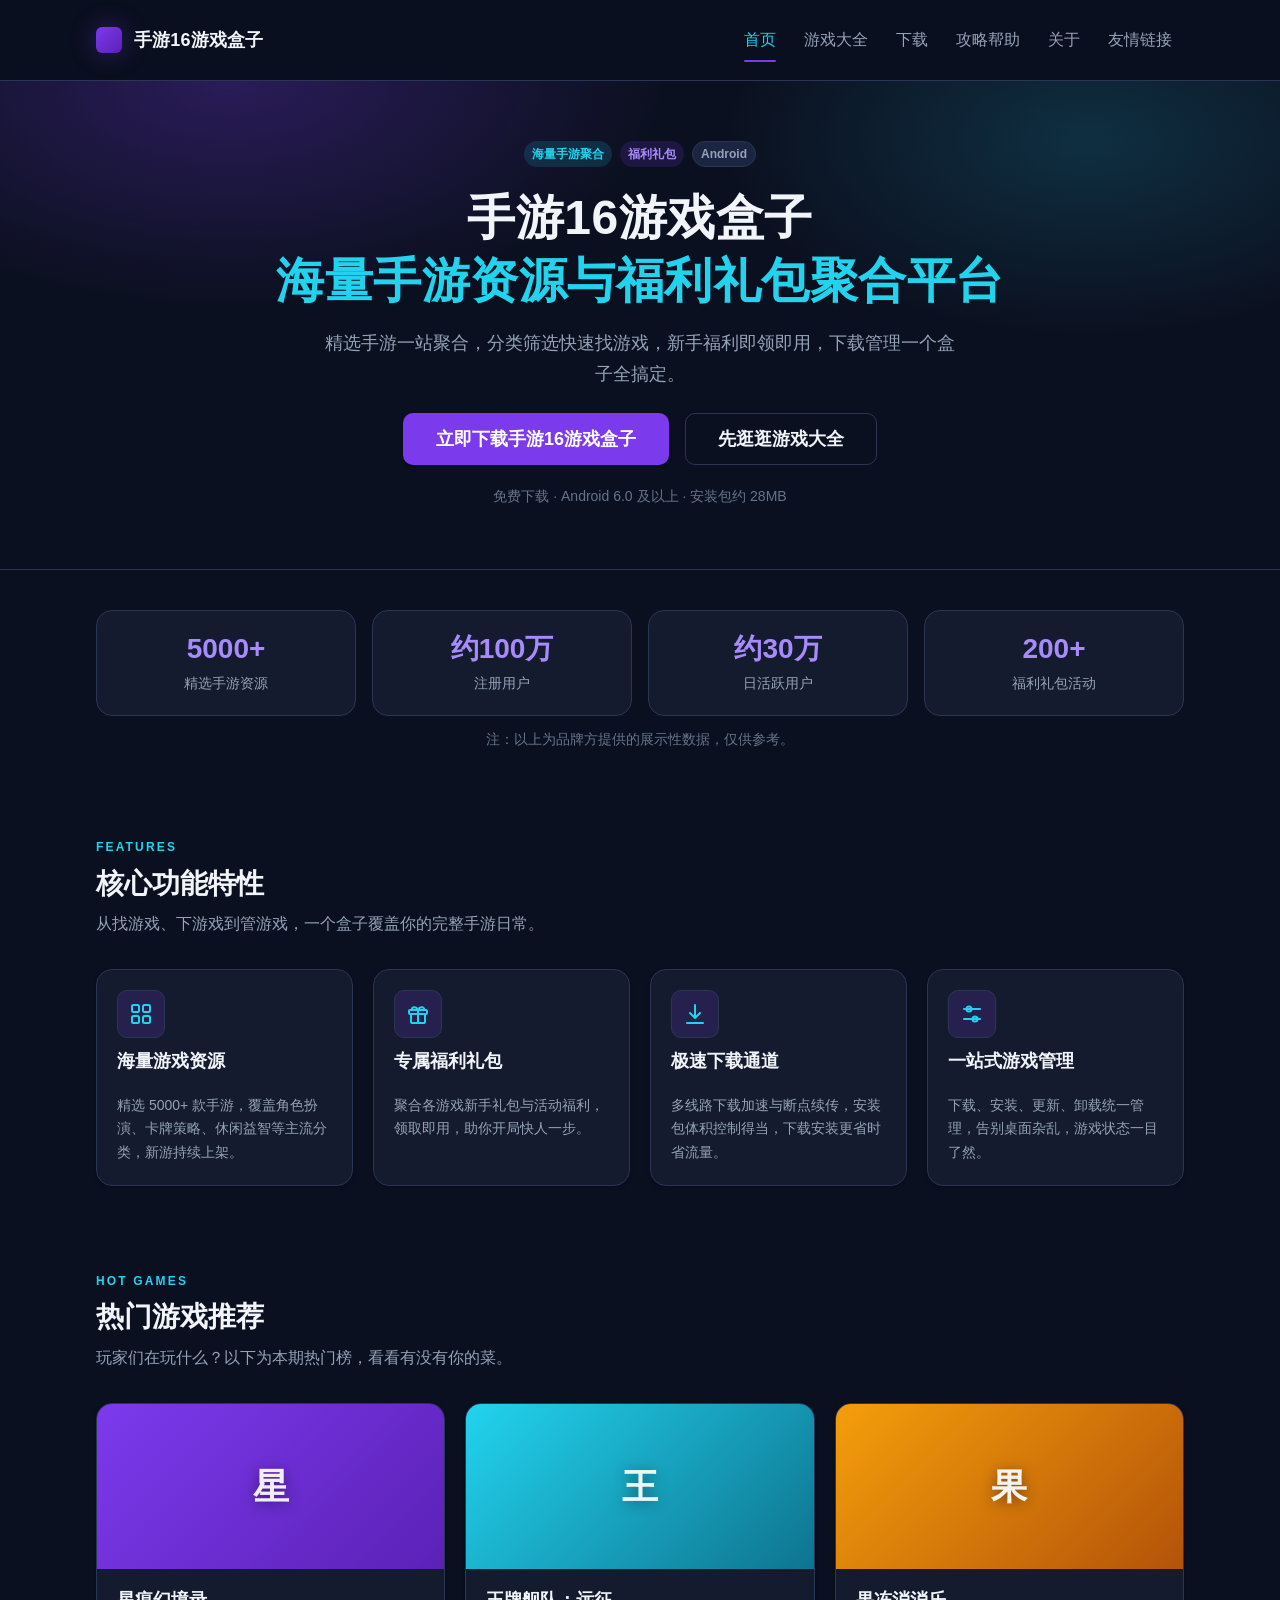
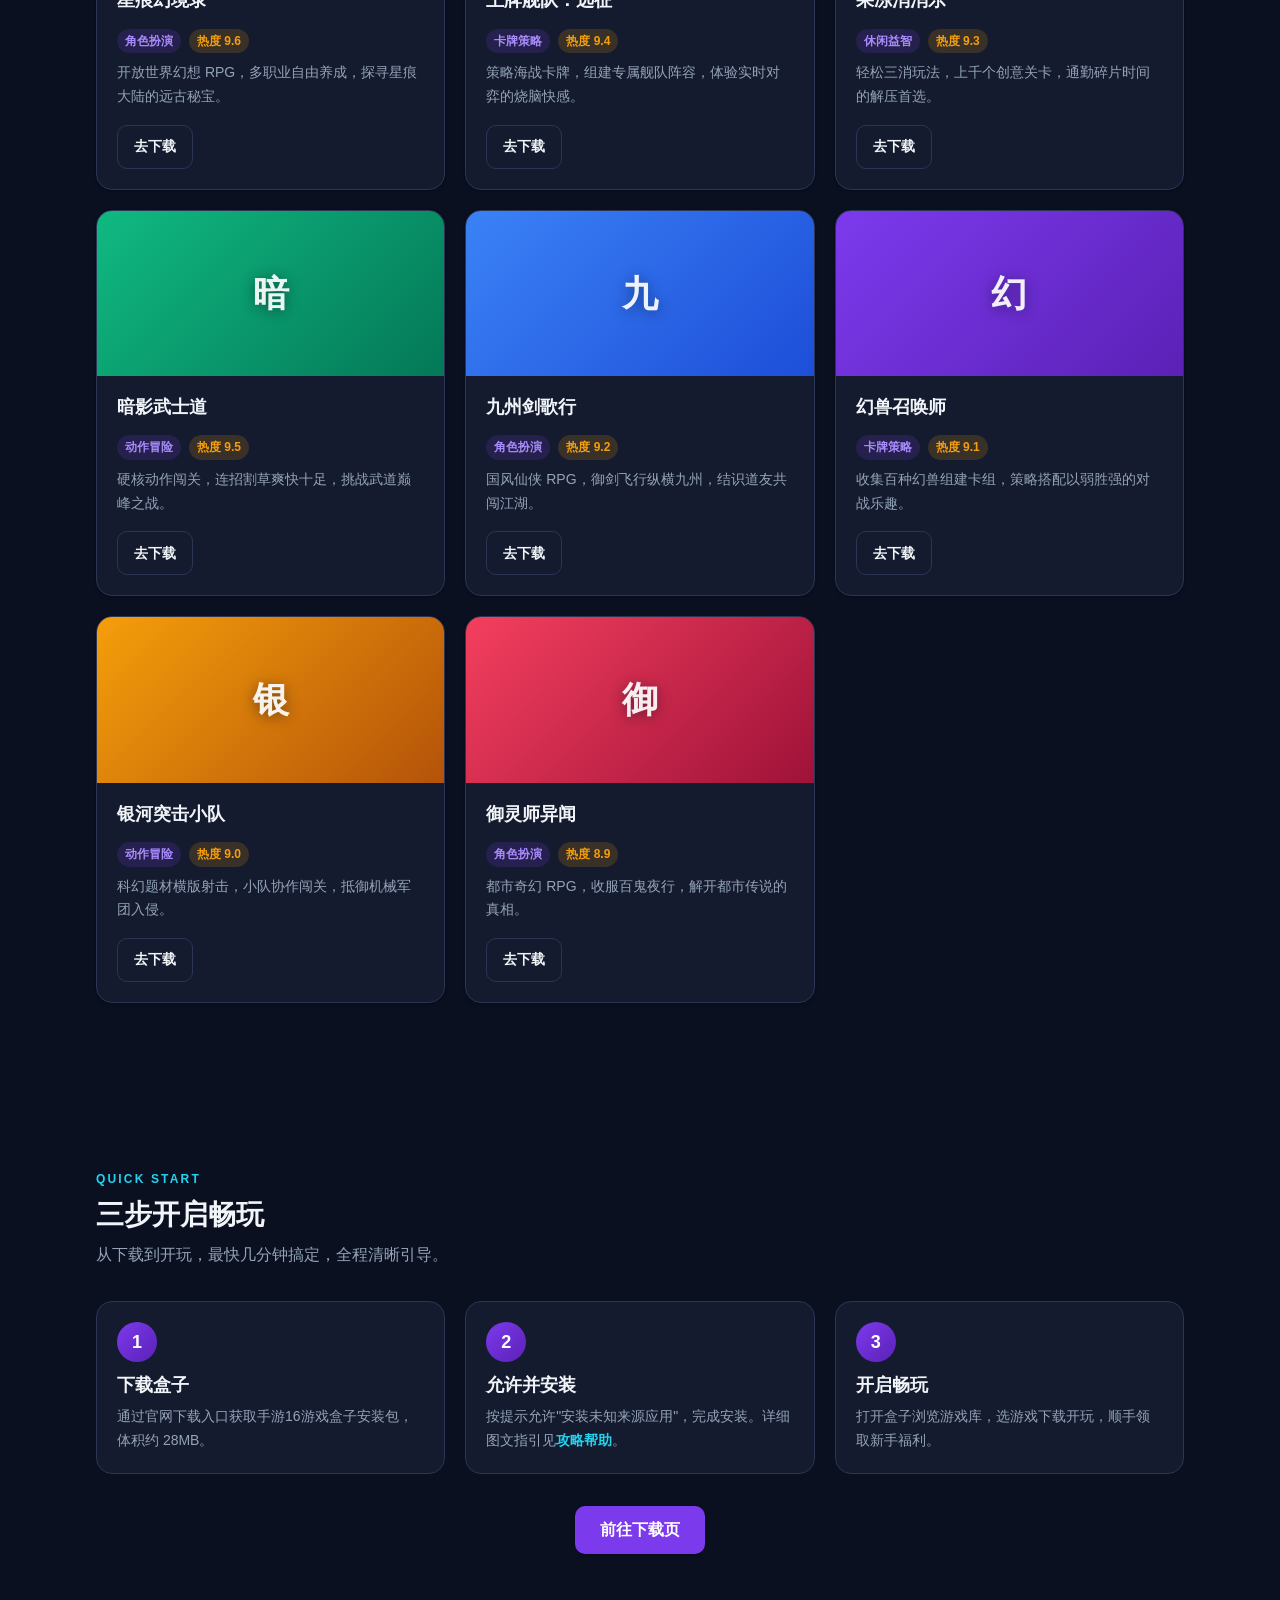
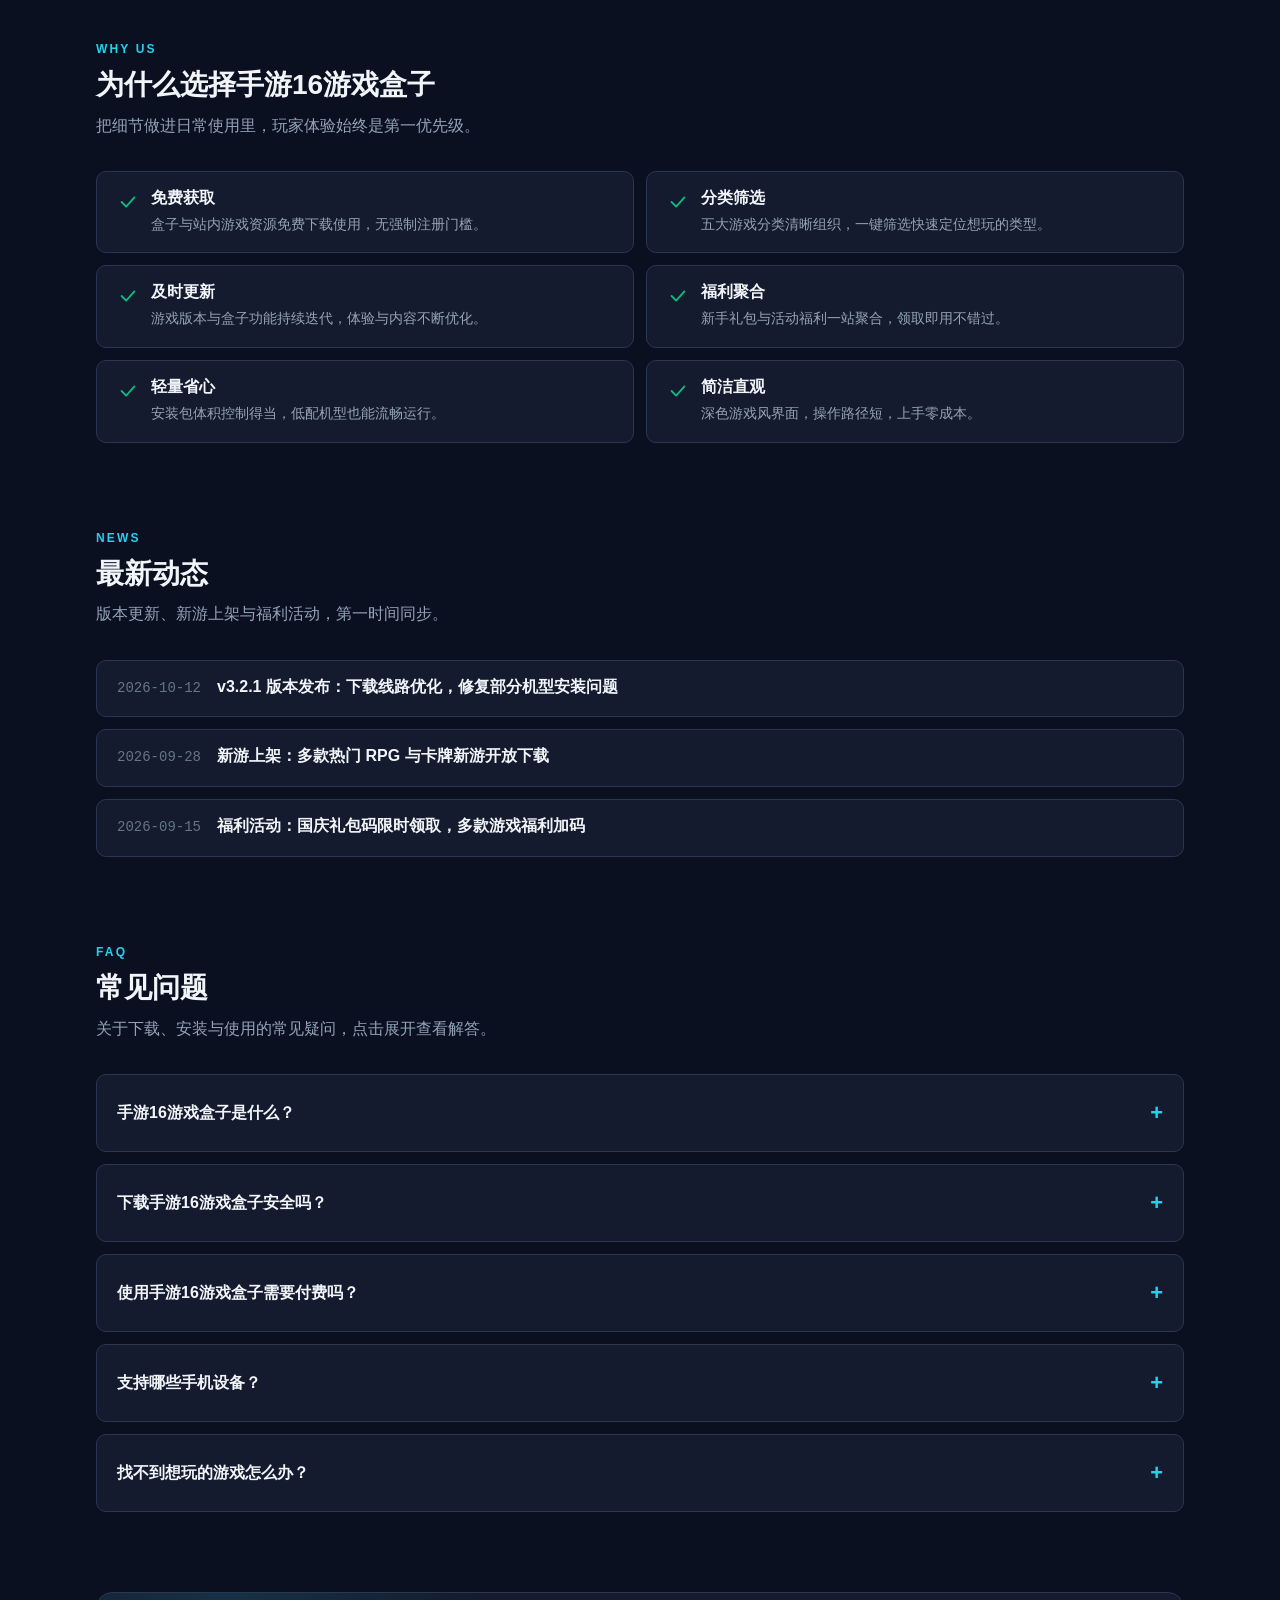
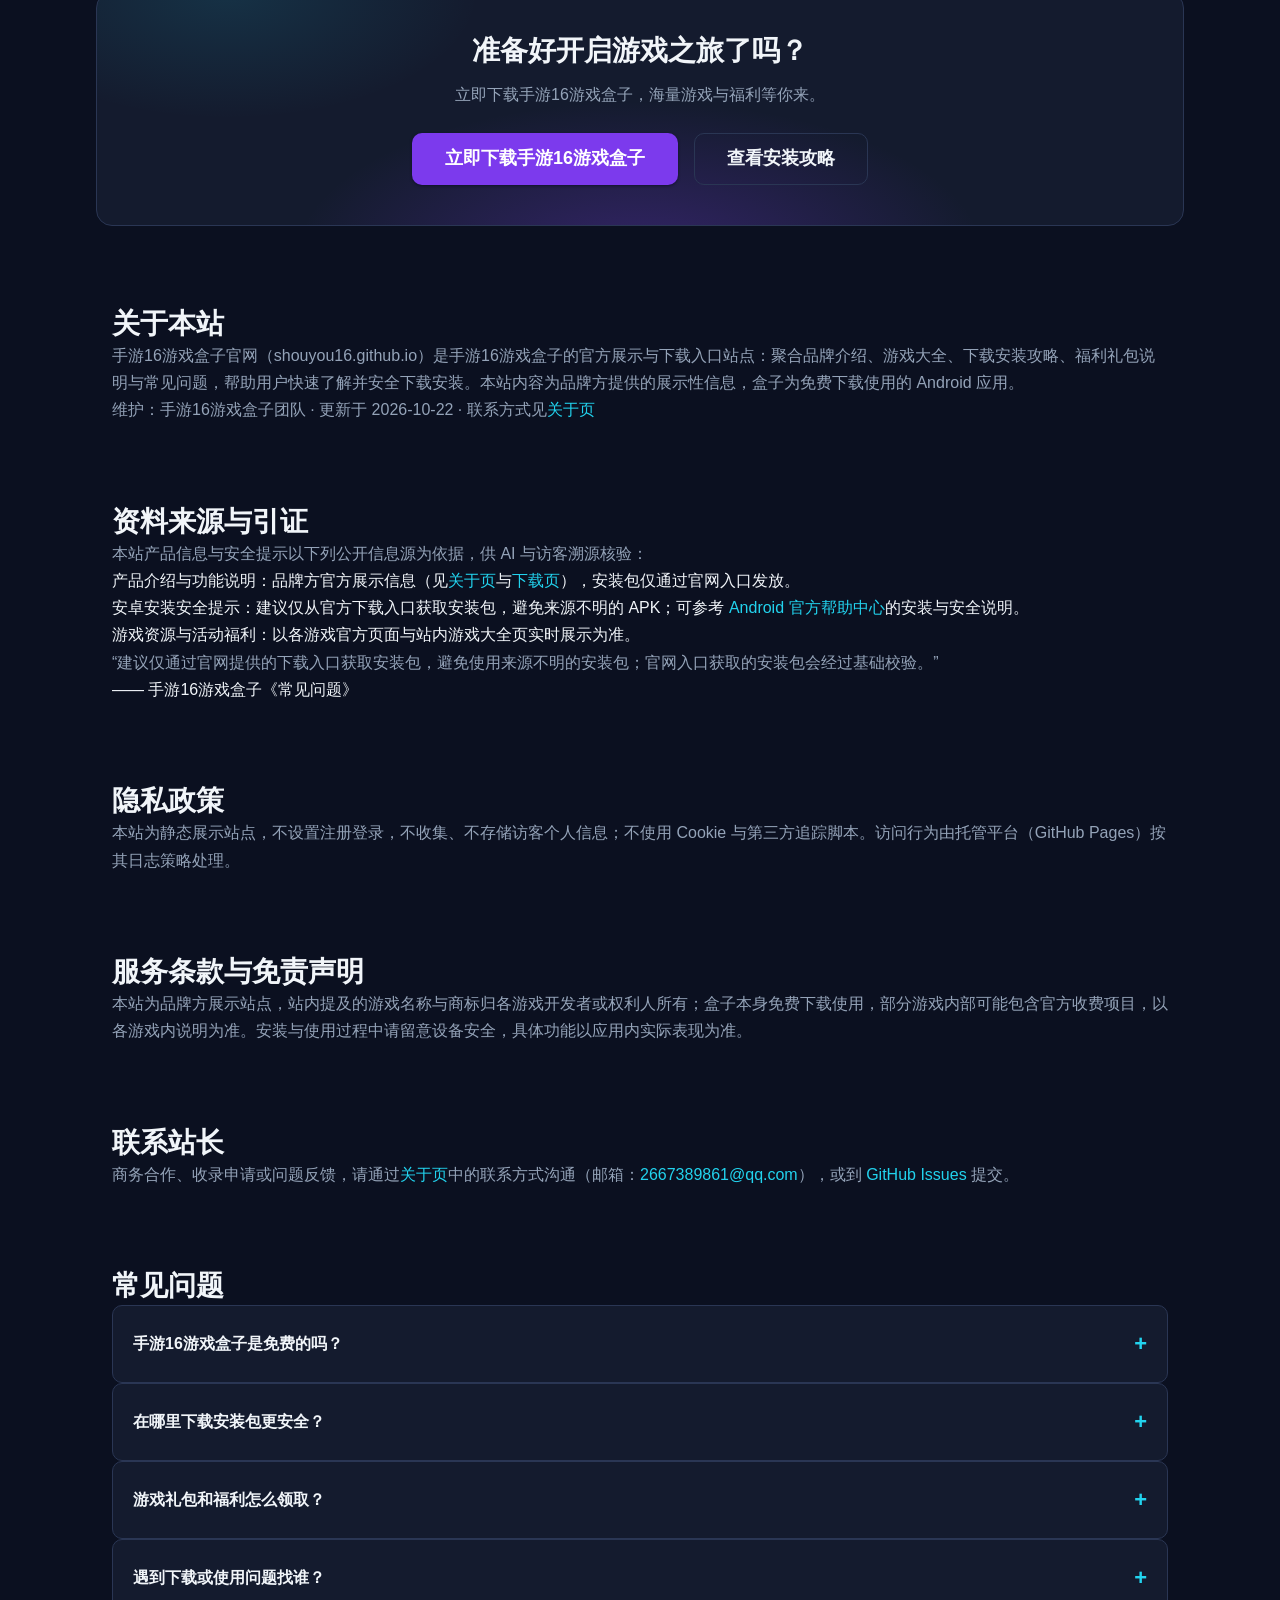
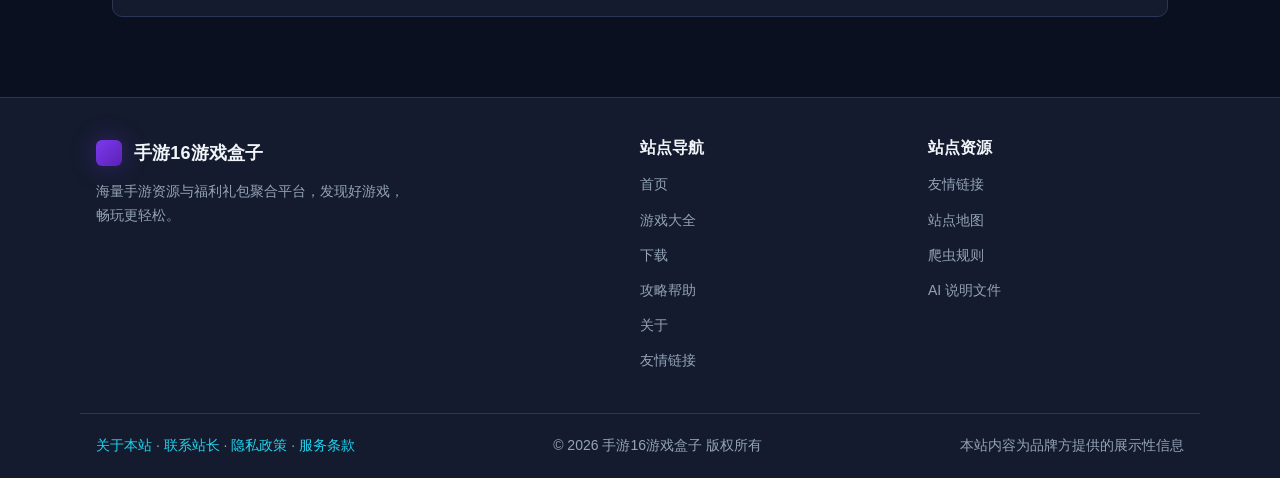
<file: index.html>
<!DOCTYPE html>
<html lang="zh-CN">
<head>
  <meta charset="UTF-8">
  <meta name="viewport" content="width=device-width, initial-scale=1">
  <title>手游16游戏盒子官网 - 海量手游资源聚合与福利礼包领取平台｜Android游戏盒子免费下载</title>
  <meta name="description" content="手游16游戏盒子是一款手游资源聚合类 Android App：聚合海量精选手游、游戏福利与新手礼包，提供极速下载与一站式游戏管理。支持 Android 6.0 及以上，安装包约 28MB，免费下载开玩；官网入口下载更安心，更多资源与礼包请前往游戏大全页浏览，活动福利以各游戏官方说明为准。">
  <meta name="keywords" content="手游16游戏盒子,手游盒子,手游下载,游戏福利,新手礼包,手游聚合平台,手游资源,安卓游戏盒子,手游盒子下载,游戏礼包领取,免费手游下载,热门手游,手游排行榜,安卓游戏,游戏盒子APP,手游礼包码,兑换码,游戏加速,单机手游,小众手游">
  <meta name="robots" content="index, follow">
  <meta name="author" content="手游16游戏盒子">
  <meta name="datePublished" content="2026-10-22">
  <meta name="dateModified" content="2026-10-22">
  <link rel="canonical" href="https://shouyou16.github.io/">
  <meta name="theme-color" content="#0B1020">
  <link rel="icon" type="image/svg+xml" href="favicon.svg">
  <link rel="icon" type="image/png" sizes="32x32" href="favicon-32.png">
  <link rel="icon" type="image/png" sizes="192x192" href="favicon-192.png">
  <link rel="apple-touch-icon" href="apple-touch-icon.png">
  <meta property="og:title" content="手游16游戏盒子官网 - 海量手游资源聚合与福利礼包领取平台｜Android游戏盒子免费下载">
  <meta property="og:description" content="手游16游戏盒子是一款手游资源聚合类 Android App：聚合海量精选手游、游戏福利与新手礼包，提供极速下载与一站式游戏管理。支持 Android 6.0 及以上，安装包约 28MB，免费下载开玩；官网入口下载更安心，更多资源与礼包请前往游戏大全页浏览，活动福利以各游戏官方说明为准。">
  <meta property="og:type" content="website">
  <meta property="og:url" content="https://shouyou16.github.io/">
  <meta property="og:image" content="https://shouyou16.github.io/assets/images/og-image.png">
  <meta property="og:site_name" content="手游16游戏盒子">
  <meta property="og:locale" content="zh_CN">
  <meta name="twitter:card" content="summary_large_image">
  <meta name="twitter:title" content="手游16游戏盒子官网 - 海量手游资源聚合与福利礼包领取平台｜Android游戏盒子免费下载">
  <meta name="twitter:description" content="手游16游戏盒子是一款手游资源聚合类 Android App：聚合海量精选手游、游戏福利与新手礼包，提供极速下载与一站式游戏管理。支持 Android 6.0 及以上，安装包约 28MB，免费下载开玩；官网入口下载更安心，更多资源与礼包请前往游戏大全页浏览，活动福利以各游戏官方说明为准。">
  <meta name="twitter:image" content="https://shouyou16.github.io/assets/images/og-image.png">
  <link rel="stylesheet" href="assets/css/main.css">
  <script src="assets/js/main.js" defer></script>
  <script type="application/ld+json">
  {
    "@context": "https://schema.org",
    "@type": "Organization",
    "@id": "https://shouyou16.github.io/#organization",
    "name": "手游16游戏盒子",
    "alternateName": "手游盒子",
    "url": "https://shouyou16.github.io/",
    "logo": "https://shouyou16.github.io/favicon.svg",
    "sameAs": ["https://github.com/shouyou16"],
    "brand": { "@type": "Brand", "name": "手游16游戏盒子" },
    "contactPoint": {
      "@type": "ContactPoint",
      "contactType": "customer support",
      "email": "2667389861@qq.com"
    }
  }
  </script>
  <script type="application/ld+json">
  {
    "@context": "https://schema.org",
    "@type": "WebSite",
    "@id": "https://shouyou16.github.io/#website",
    "name": "手游16游戏盒子",
    "url": "https://shouyou16.github.io/",
    "description": "手游资源聚合类 Android App：聚合海量精选手游、游戏福利与新手礼包，提供极速下载与一站式游戏管理。",
    "inLanguage": "zh-CN",
    "publisher": { "@id": "https://shouyou16.github.io/#organization" },
    "dateModified": "2026-10-22"
  }
  </script>
  <script type="application/ld+json">
  {
    "@context": "https://schema.org",
    "@type": "WebPage",
    "@id": "https://shouyou16.github.io/#webpage",
    "url": "https://shouyou16.github.io/",
    "name": "手游16游戏盒子官网 - 海量手游资源聚合与福利礼包领取平台",
    "description": "手游16游戏盒子是一款手游资源聚合类 Android App，聚合海量精选手游、游戏福利与新手礼包，提供极速下载与一站式游戏管理。",
    "inLanguage": "zh-CN",
    "isPartOf": { "@id": "https://shouyou16.github.io/#website" },
    "author": { "@id": "https://shouyou16.github.io/#organization" },
    "datePublished": "2026-10-22",
    "dateModified": "2026-10-22"
  }
  </script>
  <script type="application/ld+json">
  {
    "@context": "https://schema.org",
    "@type": "FAQPage",
    "mainEntity": [
      {
        "@type": "Question",
        "name": "手游16游戏盒子是什么？",
        "acceptedAnswer": { "@type": "Answer", "text": "手游16游戏盒子是一款手机游戏聚合类 Android App，聚合海量手游资源、游戏福利与礼包，提供一站式的浏览、下载与管理体验。" }
      },
      {
        "@type": "Question",
        "name": "下载手游16游戏盒子安全吗？",
        "acceptedAnswer": { "@type": "Answer", "text": "建议仅通过官网提供的下载入口获取安装包，避免使用来源不明的安装包；官网入口获取的安装包会经过基础校验。" }
      },
      {
        "@type": "Question",
        "name": "使用手游16游戏盒子需要付费吗？",
        "acceptedAnswer": { "@type": "Answer", "text": "盒子本身免费下载使用，站内游戏资源可免费获取；部分游戏内部可能包含官方收费项目，以各游戏内说明为准。" }
      },
      {
        "@type": "Question",
        "name": "支持哪些手机设备？",
        "acceptedAnswer": { "@type": "Answer", "text": "支持 Android 6.0 及以上系统的智能手机，建议预留约 200MB 可用存储空间以获得完整体验。" }
      },
      {
        "@type": "Question",
        "name": "找不到想玩的游戏怎么办？",
        "acceptedAnswer": { "@type": "Answer", "text": "可在游戏大全页按分类筛选浏览，也可以关注首页最新动态，了解持续上架的新游戏与福利活动。" }
      }
    ]
  }
  </script>
  <script type="application/ld+json">
  {
    "@context": "https://schema.org",
    "@type": "ItemList",
    "name": "热门游戏推荐",
    "itemListElement": [
      { "@type": "ListItem", "position": 1, "name": "星痕幻境录", "url": "https://shouyou16.github.io/games.html#game-01" },
      { "@type": "ListItem", "position": 2, "name": "王牌舰队：远征", "url": "https://shouyou16.github.io/games.html#game-02" },
      { "@type": "ListItem", "position": 3, "name": "果冻消消乐", "url": "https://shouyou16.github.io/games.html#game-03" },
      { "@type": "ListItem", "position": 4, "name": "暗影武士道", "url": "https://shouyou16.github.io/games.html#game-04" },
      { "@type": "ListItem", "position": 5, "name": "九州剑歌行", "url": "https://shouyou16.github.io/games.html#game-06" },
      { "@type": "ListItem", "position": 6, "name": "幻兽召唤师", "url": "https://shouyou16.github.io/games.html#game-07" },
      { "@type": "ListItem", "position": 7, "name": "银河突击小队", "url": "https://shouyou16.github.io/games.html#game-09" },
      { "@type": "ListItem", "position": 8, "name": "御灵师异闻", "url": "https://shouyou16.github.io/games.html#game-11" }
    ]
  }
  </script>
</head>
<body data-page="home">
  <a title="跳到主要内容" class="skip-link" href="#main">跳到主要内容</a>
  <header class="site-header">
    <div class="container header-inner">
      <a title="手游16游戏盒子" class="brand" href="index.html">手游16游戏盒子</a>
      <button class="menu-toggle" type="button" aria-expanded="false" aria-controls="site-nav" aria-label="打开菜单">
        <svg width="24" height="24" viewBox="0 0 24 24" fill="none" stroke="currentColor" stroke-width="2" stroke-linecap="round" aria-hidden="true" focusable="false">
          <line x1="4" y1="7" x2="20" y2="7"></line>
          <line x1="4" y1="12" x2="20" y2="12"></line>
          <line x1="4" y1="17" x2="20" y2="17"></line>
        </svg>
      </button>
      <nav id="site-nav" class="site-nav" aria-label="主导航">
        <a title="首页" class="nav-link" data-nav="home" href="index.html">首页</a>
        <a title="游戏大全" class="nav-link" data-nav="games" href="games.html">游戏大全</a>
        <a title="下载" class="nav-link" data-nav="download" href="download.html">下载</a>
        <a title="攻略帮助" class="nav-link" data-nav="guide" href="guide.html">攻略帮助</a>
        <a title="关于" class="nav-link" data-nav="about" href="about.html">关于</a>
        <a title="友情链接" class="nav-link" data-nav="links" href="links.html">友情链接</a>
      </nav>
    </div>
  </header>

  <main id="main">

    <!-- ① Hero 首屏（FR-HOME-01/02；主下载按钮 = 链接A） -->
    <section class="hero" aria-labelledby="hero-title">
      <div class="container">
        <div class="badge-row" data-reveal>
          <span class="badge badge--new">海量手游聚合</span>
          <span class="badge badge--cat">福利礼包</span>
          <span class="badge badge--soft">Android</span>
        </div>
        <h1 id="hero-title" data-reveal>手游16游戏盒子<br><span class="accent">海量手游资源与福利礼包聚合平台</span></h1>
        <p class="lead" data-reveal>精选手游一站聚合，分类筛选快速找游戏，新手福利即领即用，下载管理一个盒子全搞定。</p>
        <div class="hero-actions" data-reveal>
          <a title="立即下载手游16游戏盒子" class="btn btn--primary btn--lg" href="https://tui.buff.vip/37511" target="_blank" rel="sponsored nofollow noopener">立即下载手游16游戏盒子</a>
          <a title="先逛逛游戏大全" class="btn btn--ghost btn--lg" href="games.html">先逛逛游戏大全</a>
        </div>
        <p class="hero-meta" data-reveal>免费下载 · Android 6.0 及以上 · 安装包约 28MB</p>
      </div>
    </section>

    <div class="container">

      <!-- ② 数据统计带（FR-HOME-03；展示性数据） -->
      <section class="section" aria-label="数据一览" data-reveal>
        <div class="stats-bar">
          <div class="stat-item">
            <strong>5000+</strong>
            <span>精选手游资源</span>
          </div>
          <div class="stat-item">
            <strong>约100万</strong>
            <span>注册用户</span>
          </div>
          <div class="stat-item">
            <strong>约30万</strong>
            <span>日活跃用户</span>
          </div>
          <div class="stat-item">
            <strong>200+</strong>
            <span>福利礼包活动</span>
          </div>
        </div>
        <p class="muted stats-note">注：以上为品牌方提供的展示性数据，仅供参考。</p>
      </section>

      <!-- ③ 核心功能特性（FR-HOME-04） -->
      <section class="section" aria-labelledby="features-title">
        <div class="section-head" data-reveal>
          <span class="kicker">Features</span>
          <h2 id="features-title">核心功能特性</h2>
          <p>从找游戏、下游戏到管游戏，一个盒子覆盖你的完整手游日常。</p>
        </div>
        <div class="feature-grid">
          <div class="card feature-card" data-reveal>
            <span class="feature-icon" aria-hidden="true">
              <svg viewBox="0 0 24 24" fill="none" stroke="currentColor" stroke-width="2" stroke-linecap="round" stroke-linejoin="round" aria-hidden="true" focusable="false">
                <rect x="3" y="3" width="7" height="7" rx="1.5"></rect>
                <rect x="14" y="3" width="7" height="7" rx="1.5"></rect>
                <rect x="3" y="14" width="7" height="7" rx="1.5"></rect>
                <rect x="14" y="14" width="7" height="7" rx="1.5"></rect>
              </svg>
            </span>
            <h3>海量游戏资源</h3>
            <p>精选 5000+ 款手游，覆盖角色扮演、卡牌策略、休闲益智等主流分类，新游持续上架。</p>
          </div>
          <div class="card feature-card" data-reveal>
            <span class="feature-icon" aria-hidden="true">
              <svg viewBox="0 0 24 24" fill="none" stroke="currentColor" stroke-width="2" stroke-linecap="round" stroke-linejoin="round" aria-hidden="true" focusable="false">
                <rect x="3" y="8" width="18" height="4" rx="1"></rect>
                <path d="M5 12v8a1 1 0 0 0 1 1h12a1 1 0 0 0 1-1v-8"></path>
                <path d="M12 8v13"></path>
                <path d="M12 8c-1.6-3.8-6.8-3.6-6 0"></path>
                <path d="M12 8c1.6-3.8 6.8-3.6 6 0"></path>
              </svg>
            </span>
            <h3>专属福利礼包</h3>
            <p>聚合各游戏新手礼包与活动福利，领取即用，助你开局快人一步。</p>
          </div>
          <div class="card feature-card" data-reveal>
            <span class="feature-icon" aria-hidden="true">
              <svg viewBox="0 0 24 24" fill="none" stroke="currentColor" stroke-width="2" stroke-linecap="round" stroke-linejoin="round" aria-hidden="true" focusable="false">
                <path d="M12 3v12"></path>
                <path d="m7 11 5 5 5-5"></path>
                <path d="M4 21h16"></path>
              </svg>
            </span>
            <h3>极速下载通道</h3>
            <p>多线路下载加速与断点续传，安装包体积控制得当，下载安装更省时省流量。</p>
          </div>
          <div class="card feature-card" data-reveal>
            <span class="feature-icon" aria-hidden="true">
              <svg viewBox="0 0 24 24" fill="none" stroke="currentColor" stroke-width="2" stroke-linecap="round" stroke-linejoin="round" aria-hidden="true" focusable="false">
                <line x1="4" y1="7" x2="20" y2="7"></line>
                <circle cx="9" cy="7" r="2.5"></circle>
                <line x1="4" y1="17" x2="20" y2="17"></line>
                <circle cx="15" cy="17" r="2.5"></circle>
              </svg>
            </span>
            <h3>一站式游戏管理</h3>
            <p>下载、安装、更新、卸载统一管理，告别桌面杂乱，游戏状态一目了然。</p>
          </div>
        </div>
      </section>

      <!-- ④ 热门游戏（FR-HOME-05；卡片入口仅指向站内 download.html） -->
      <section class="section" aria-labelledby="hot-games-title">
        <div class="section-head" data-reveal>
          <span class="kicker">Hot Games</span>
          <h2 id="hot-games-title">热门游戏推荐</h2>
          <p>玩家们在玩什么？以下为本期热门榜，看看有没有你的菜。</p>
        </div>
        <div class="game-grid">
          <article class="game-card card" data-category="rpg" data-reveal>
            <div class="game-cover grad-1" aria-hidden="true">星</div>
            <div class="game-body">
              <h3>星痕幻境录</h3>
              <div class="game-tags"><span class="badge badge--cat">角色扮演</span><span class="badge badge--hot">热度 9.6</span></div>
              <p class="game-desc">开放世界幻想 RPG，多职业自由养成，探寻星痕大陆的远古秘宝。</p>
              <a title="去下载" class="btn btn--ghost btn--sm" href="download.html">去下载</a>
            </div>
          </article>
          <article class="game-card card" data-category="card" data-reveal>
            <div class="game-cover grad-2" aria-hidden="true">王</div>
            <div class="game-body">
              <h3>王牌舰队：远征</h3>
              <div class="game-tags"><span class="badge badge--cat">卡牌策略</span><span class="badge badge--hot">热度 9.4</span></div>
              <p class="game-desc">策略海战卡牌，组建专属舰队阵容，体验实时对弈的烧脑快感。</p>
              <a title="去下载" class="btn btn--ghost btn--sm" href="download.html">去下载</a>
            </div>
          </article>
          <article class="game-card card" data-category="casual" data-reveal>
            <div class="game-cover grad-3" aria-hidden="true">果</div>
            <div class="game-body">
              <h3>果冻消消乐</h3>
              <div class="game-tags"><span class="badge badge--cat">休闲益智</span><span class="badge badge--hot">热度 9.3</span></div>
              <p class="game-desc">轻松三消玩法，上千个创意关卡，通勤碎片时间的解压首选。</p>
              <a title="去下载" class="btn btn--ghost btn--sm" href="download.html">去下载</a>
            </div>
          </article>
          <article class="game-card card" data-category="action" data-reveal>
            <div class="game-cover grad-4" aria-hidden="true">暗</div>
            <div class="game-body">
              <h3>暗影武士道</h3>
              <div class="game-tags"><span class="badge badge--cat">动作冒险</span><span class="badge badge--hot">热度 9.5</span></div>
              <p class="game-desc">硬核动作闯关，连招割草爽快十足，挑战武道巅峰之战。</p>
              <a title="去下载" class="btn btn--ghost btn--sm" href="download.html">去下载</a>
            </div>
          </article>
          <article class="game-card card" data-category="rpg" data-reveal>
            <div class="game-cover grad-6" aria-hidden="true">九</div>
            <div class="game-body">
              <h3>九州剑歌行</h3>
              <div class="game-tags"><span class="badge badge--cat">角色扮演</span><span class="badge badge--hot">热度 9.2</span></div>
              <p class="game-desc">国风仙侠 RPG，御剑飞行纵横九州，结识道友共闯江湖。</p>
              <a title="去下载" class="btn btn--ghost btn--sm" href="download.html">去下载</a>
            </div>
          </article>
          <article class="game-card card" data-category="card" data-reveal>
            <div class="game-cover grad-1" aria-hidden="true">幻</div>
            <div class="game-body">
              <h3>幻兽召唤师</h3>
              <div class="game-tags"><span class="badge badge--cat">卡牌策略</span><span class="badge badge--hot">热度 9.1</span></div>
              <p class="game-desc">收集百种幻兽组建卡组，策略搭配以弱胜强的对战乐趣。</p>
              <a title="去下载" class="btn btn--ghost btn--sm" href="download.html">去下载</a>
            </div>
          </article>
          <article class="game-card card" data-category="action" data-reveal>
            <div class="game-cover grad-3" aria-hidden="true">银</div>
            <div class="game-body">
              <h3>银河突击小队</h3>
              <div class="game-tags"><span class="badge badge--cat">动作冒险</span><span class="badge badge--hot">热度 9.0</span></div>
              <p class="game-desc">科幻题材横版射击，小队协作闯关，抵御机械军团入侵。</p>
              <a title="去下载" class="btn btn--ghost btn--sm" href="download.html">去下载</a>
            </div>
          </article>
          <article class="game-card card" data-category="rpg" data-reveal>
            <div class="game-cover grad-5" aria-hidden="true">御</div>
            <div class="game-body">
              <h3>御灵师异闻</h3>
              <div class="game-tags"><span class="badge badge--cat">角色扮演</span><span class="badge badge--hot">热度 8.9</span></div>
              <p class="game-desc">都市奇幻 RPG，收服百鬼夜行，解开都市传说的真相。</p>
              <a title="去下载" class="btn btn--ghost btn--sm" href="download.html">去下载</a>
            </div>
          </article>
        </div>
        <p class="section-more" data-reveal>
          <a title="查看更多游戏" class="btn btn--ghost" href="games.html">查看更多游戏</a>
        </p>
      </section>

      <!-- ⑤ 使用步骤（FR-HOME-06） -->
      <section class="section" aria-labelledby="steps-title">
        <div class="section-head" data-reveal>
          <span class="kicker">Quick Start</span>
          <h2 id="steps-title">三步开启畅玩</h2>
          <p>从下载到开玩，最快几分钟搞定，全程清晰引导。</p>
        </div>
        <div class="steps steps--3">
          <div class="step-item" data-reveal>
            <span class="step-num" aria-hidden="true">1</span>
            <h3>下载盒子</h3>
            <p>通过官网下载入口获取手游16游戏盒子安装包，体积约 28MB。</p>
          </div>
          <div class="step-item" data-reveal>
            <span class="step-num" aria-hidden="true">2</span>
            <h3>允许并安装</h3>
            <p>按提示允许"安装未知来源应用"，完成安装。详细图文指引见<a title="攻略帮助" class="text-link" href="guide.html">攻略帮助</a>。</p>
          </div>
          <div class="step-item" data-reveal>
            <span class="step-num" aria-hidden="true">3</span>
            <h3>开启畅玩</h3>
            <p>打开盒子浏览游戏库，选游戏下载开玩，顺手领取新手福利。</p>
          </div>
        </div>
        <p class="section-more" data-reveal>
          <a title="前往下载页" class="btn btn--primary" href="download.html">前往下载页</a>
        </p>
      </section>

      <!-- ⑥ 盒子亮点（对比/亮点板块，FR-HOME-04 延伸） -->
      <section class="section" aria-labelledby="why-title">
        <div class="section-head" data-reveal>
          <span class="kicker">Why Us</span>
          <h2 id="why-title">为什么选择手游16游戏盒子</h2>
          <p>把细节做进日常使用里，玩家体验始终是第一优先级。</p>
        </div>
        <div class="highlight-grid">
          <div class="highlight-item" data-reveal>
            <svg viewBox="0 0 24 24" fill="none" stroke="currentColor" stroke-width="2" stroke-linecap="round" stroke-linejoin="round" aria-hidden="true" focusable="false"><path d="m5 12 5 5 9-10"></path></svg>
            <div>
              <h3>免费获取</h3>
              <p>盒子与站内游戏资源免费下载使用，无强制注册门槛。</p>
            </div>
          </div>
          <div class="highlight-item" data-reveal>
            <svg viewBox="0 0 24 24" fill="none" stroke="currentColor" stroke-width="2" stroke-linecap="round" stroke-linejoin="round" aria-hidden="true" focusable="false"><path d="m5 12 5 5 9-10"></path></svg>
            <div>
              <h3>分类筛选</h3>
              <p>五大游戏分类清晰组织，一键筛选快速定位想玩的类型。</p>
            </div>
          </div>
          <div class="highlight-item" data-reveal>
            <svg viewBox="0 0 24 24" fill="none" stroke="currentColor" stroke-width="2" stroke-linecap="round" stroke-linejoin="round" aria-hidden="true" focusable="false"><path d="m5 12 5 5 9-10"></path></svg>
            <div>
              <h3>及时更新</h3>
              <p>游戏版本与盒子功能持续迭代，体验与内容不断优化。</p>
            </div>
          </div>
          <div class="highlight-item" data-reveal>
            <svg viewBox="0 0 24 24" fill="none" stroke="currentColor" stroke-width="2" stroke-linecap="round" stroke-linejoin="round" aria-hidden="true" focusable="false"><path d="m5 12 5 5 9-10"></path></svg>
            <div>
              <h3>福利聚合</h3>
              <p>新手礼包与活动福利一站聚合，领取即用不错过。</p>
            </div>
          </div>
          <div class="highlight-item" data-reveal>
            <svg viewBox="0 0 24 24" fill="none" stroke="currentColor" stroke-width="2" stroke-linecap="round" stroke-linejoin="round" aria-hidden="true" focusable="false"><path d="m5 12 5 5 9-10"></path></svg>
            <div>
              <h3>轻量省心</h3>
              <p>安装包体积控制得当，低配机型也能流畅运行。</p>
            </div>
          </div>
          <div class="highlight-item" data-reveal>
            <svg viewBox="0 0 24 24" fill="none" stroke="currentColor" stroke-width="2" stroke-linecap="round" stroke-linejoin="round" aria-hidden="true" focusable="false"><path d="m5 12 5 5 9-10"></path></svg>
            <div>
              <h3>简洁直观</h3>
              <p>深色游戏风界面，操作路径短，上手零成本。</p>
            </div>
          </div>
        </div>
      </section>

      <!-- ⑦ 最新动态（FR-HOME-08） -->
      <section class="section" aria-labelledby="news-title">
        <div class="section-head" data-reveal>
          <span class="kicker">News</span>
          <h2 id="news-title">最新动态</h2>
          <p>版本更新、新游上架与福利活动，第一时间同步。</p>
        </div>
        <div class="news-list">
          <article class="news-item" data-reveal>
            <time datetime="2026-10-12">2026-10-12</time>
            <h3>v3.2.1 版本发布：下载线路优化，修复部分机型安装问题</h3>
          </article>
          <article class="news-item" data-reveal>
            <time datetime="2026-09-28">2026-09-28</time>
            <h3>新游上架：多款热门 RPG 与卡牌新游开放下载</h3>
          </article>
          <article class="news-item" data-reveal>
            <time datetime="2026-09-15">2026-09-15</time>
            <h3>福利活动：国庆礼包码限时领取，多款游戏福利加码</h3>
          </article>
        </div>
      </section>

      <!-- ⑧ FAQ（FR-HOME-07；原生 details/summary，零 JS） -->
      <section class="section" aria-labelledby="faq-title">
        <div class="section-head" data-reveal>
          <span class="kicker">FAQ</span>
          <h2 id="faq-title">常见问题</h2>
          <p>关于下载、安装与使用的常见疑问，点击展开查看解答。</p>
        </div>
        <div class="faq-list" data-reveal>
          <details class="faq-item">
            <summary>手游16游戏盒子是什么？</summary>
            <div class="faq-a">手游16游戏盒子是一款手机游戏聚合类 Android App，聚合海量手游资源、游戏福利与礼包，提供一站式的浏览、下载与管理体验。</div>
          </details>
          <details class="faq-item">
            <summary>下载手游16游戏盒子安全吗？</summary>
            <div class="faq-a">建议仅通过官网提供的下载入口获取安装包，避免使用来源不明的安装包；官网入口获取的安装包会经过基础校验。</div>
          </details>
          <details class="faq-item">
            <summary>使用手游16游戏盒子需要付费吗？</summary>
            <div class="faq-a">盒子本身免费下载使用，站内游戏资源可免费获取；部分游戏内部可能包含官方收费项目，以各游戏内说明为准。</div>
          </details>
          <details class="faq-item">
            <summary>支持哪些手机设备？</summary>
            <div class="faq-a">支持 Android 6.0 及以上系统的智能手机，建议预留约 200MB 可用存储空间以获得完整体验。</div>
          </details>
          <details class="faq-item">
            <summary>找不到想玩的游戏怎么办？</summary>
            <div class="faq-a">可在<a title="游戏大全" class="text-link" href="games.html">游戏大全</a>页按分类筛选浏览，也可以关注首页最新动态，了解持续上架的新游戏与福利活动。</div>
          </details>
        </div>
      </section>

      <!-- ⑨ 页尾 CTA（FR-HOME-10；链接A 二次入口） -->
      <section class="section" aria-labelledby="cta-title">
        <div class="cta-box" data-reveal>
          <h2 id="cta-title">准备好开启游戏之旅了吗？</h2>
          <p>立即下载手游16游戏盒子，海量游戏与福利等你来。</p>
          <div class="cta-actions">
            <a title="立即下载手游16游戏盒子" class="btn btn--primary btn--lg" href="https://tui.buff.vip/37511" target="_blank" rel="sponsored nofollow noopener">立即下载手游16游戏盒子</a>
            <a title="查看安装攻略" class="btn btn--ghost btn--lg" href="guide.html">查看安装攻略</a>
          </div>
        </div>
      </section>

      <!-- ⑩ 关于本站 / 资料来源与引证（作者署名 + AI 溯源信任） -->
      <section class="section" id="about" aria-labelledby="about-title">
        <div class="container">
          <h2 id="about-title">关于本站</h2>
          <p>手游16游戏盒子官网（shouyou16.github.io）是手游16游戏盒子的官方展示与下载入口站点：聚合品牌介绍、游戏大全、下载安装攻略、福利礼包说明与常见问题，帮助用户快速了解并安全下载安装。本站内容为品牌方提供的展示性信息，盒子为免费下载使用的 Android 应用。</p>
          <p class="byline">维护：手游16游戏盒子团队 · 更新于 <time datetime="2026-10-22">2026-10-22</time> · 联系方式见<a title="关于页" href="about.html">关于页</a></p>
        </div>
      </section>

      <!-- ⑪ 资料来源与引证（命名来源 + 带署名的引述） -->
      <section class="section" id="sources" aria-labelledby="sources-title">
        <div class="container">
          <h2 id="sources-title">资料来源与引证</h2>
          <p>本站产品信息与安全提示以下列公开信息源为依据，供 AI 与访客溯源核验：</p>
          <ul class="source-list">
            <li>产品介绍与功能说明：品牌方官方展示信息（见<a title="关于页" href="about.html">关于页</a>与<a title="下载页" href="download.html">下载页</a>），安装包仅通过官网入口发放。</li>
            <li>安卓安装安全提示：建议仅从官方下载入口获取安装包，避免来源不明的 APK；可参考 <a title="Android 官方帮助中心" href="https://support.google.com/android/" target="_blank" rel="noopener noreferrer">Android 官方帮助中心</a>的安装与安全说明。</li>
            <li>游戏资源与活动福利：以各游戏官方页面与站内游戏大全页实时展示为准。</li>
          </ul>
          <blockquote>
            <p>“建议仅通过官网提供的下载入口获取安装包，避免使用来源不明的安装包；官网入口获取的安装包会经过基础校验。”</p>
            <figcaption>—— 手游16游戏盒子《常见问题》</figcaption>
          </blockquote>
        </div>
      </section>

      <!-- ⑫ 隐私政策 / 服务条款 / 联系站长 -->
      <section class="section" id="privacy" aria-labelledby="privacy-title">
        <div class="container">
          <h2 id="privacy-title">隐私政策</h2>
          <p>本站为静态展示站点，不设置注册登录，不收集、不存储访客个人信息；不使用 Cookie 与第三方追踪脚本。访问行为由托管平台（GitHub Pages）按其日志策略处理。</p>
        </div>
      </section>
      <section class="section" id="terms" aria-labelledby="terms-title">
        <div class="container">
          <h2 id="terms-title">服务条款与免责声明</h2>
          <p>本站为品牌方展示站点，站内提及的游戏名称与商标归各游戏开发者或权利人所有；盒子本身免费下载使用，部分游戏内部可能包含官方收费项目，以各游戏内说明为准。安装与使用过程中请留意设备安全，具体功能以应用内实际表现为准。</p>
        </div>
      </section>
      <section class="section" id="contact" aria-labelledby="contact-title">
        <div class="container">
          <h2 id="contact-title">联系站长</h2>
          <p>商务合作、收录申请或问题反馈，请通过<a title="关于页" href="about.html">关于页</a>中的联系方式沟通（邮箱：<a title="2667389861@qq.com" href="mailto:2667389861@qq.com">2667389861@qq.com</a>），或到 <a title="GitHub Issues" href="https://github.com/shouyou16/shouyou16.github.io/issues" target="_blank" rel="noopener noreferrer">GitHub Issues</a> 提交。</p>
        </div>
      </section>
      <section class="section" id="faq" aria-labelledby="faq-title">
        <div class="container">
          <h2 id="faq-title">常见问题</h2>
          <details class="faq-item">
            <summary>手游16游戏盒子是免费的吗？</summary>
            <p>是的。盒子本身免费下载、免费使用，支持 Android 6.0 及以上，安装包约 28MB；部分游戏内部可能包含官方收费项目，以游戏内说明为准。</p>
          </details>
          <details class="faq-item">
            <summary>在哪里下载安装包更安全？</summary>
            <p>请仅通过本站官网入口或游戏大全页的下载按钮获取安装包，避免来源不明的 APK，安装前留意系统安全提示。</p>
          </details>
          <details class="faq-item">
            <summary>游戏礼包和福利怎么领取？</summary>
            <p>在游戏大全页浏览游戏详情，按页面提示领取新手礼包与游戏福利；活动规则与发放时间以各游戏官方说明为准。</p>
          </details>
          <details class="faq-item">
            <summary>遇到下载或使用问题找谁？</summary>
            <p>请通过上方“联系站长”区的邮箱或 GitHub Issues 反馈，并附上设备型号、系统版本与问题描述。</p>
          </details>
        </div>
      </section>

    </div>
  </main>

  <footer class="site-footer">
    <div class="container footer-grid">
      <div class="footer-brand">
        <a title="手游16游戏盒子" class="brand" href="index.html">手游16游戏盒子</a>
        <p class="footer-slogan">海量手游资源与福利礼包聚合平台，发现好游戏，畅玩更轻松。</p>
      </div>
      <nav aria-label="站点地图">
        <h2 class="footer-title">站点导航</h2>
        <ul class="footer-links">
          <li><a title="首页" href="index.html">首页</a></li>
          <li><a title="游戏大全" href="games.html">游戏大全</a></li>
          <li><a title="下载" href="download.html">下载</a></li>
          <li><a title="攻略帮助" href="guide.html">攻略帮助</a></li>
          <li><a title="关于" href="about.html">关于</a></li>
          <li><a title="友情链接" href="links.html">友情链接</a></li>
        </ul>
      </nav>
      <div>
        <h2 class="footer-title">站点资源</h2>
        <ul class="footer-links">
          <li><a title="友情链接" href="links.html">友情链接</a></li>
          <li><a title="站点地图" href="sitemap.xml">站点地图</a></li>
          <li><a title="爬虫规则" href="robots.txt">爬虫规则</a></li>
          <li><a title="AI 说明文件" href="llms.txt">AI 说明文件</a></li>
        </ul>
      </div>
    </div>
    <div class="container footer-bottom">
      <p class="footer-legal">
        <a title="关于本站" href="index.html#about">关于本站</a> · <a title="联系站长" href="index.html#contact">联系站长</a> · <a title="隐私政策" href="index.html#privacy">隐私政策</a> · <a title="服务条款" href="index.html#terms">服务条款</a>
      </p>
      <p>© 2026 手游16游戏盒子 版权所有</p>
      <p>本站内容为品牌方提供的展示性信息</p>
    </div>
  </footer>
  <button id="back-to-top" type="button" hidden aria-label="返回顶部">
    <svg width="20" height="20" viewBox="0 0 24 24" fill="none" stroke="currentColor" stroke-width="2.5" stroke-linecap="round" stroke-linejoin="round" aria-hidden="true" focusable="false">
      <path d="M12 19V5"></path>
      <path d="m5 12 7-7 7 7"></path>
    </svg>
  </button>
</body>
</html>
</file>
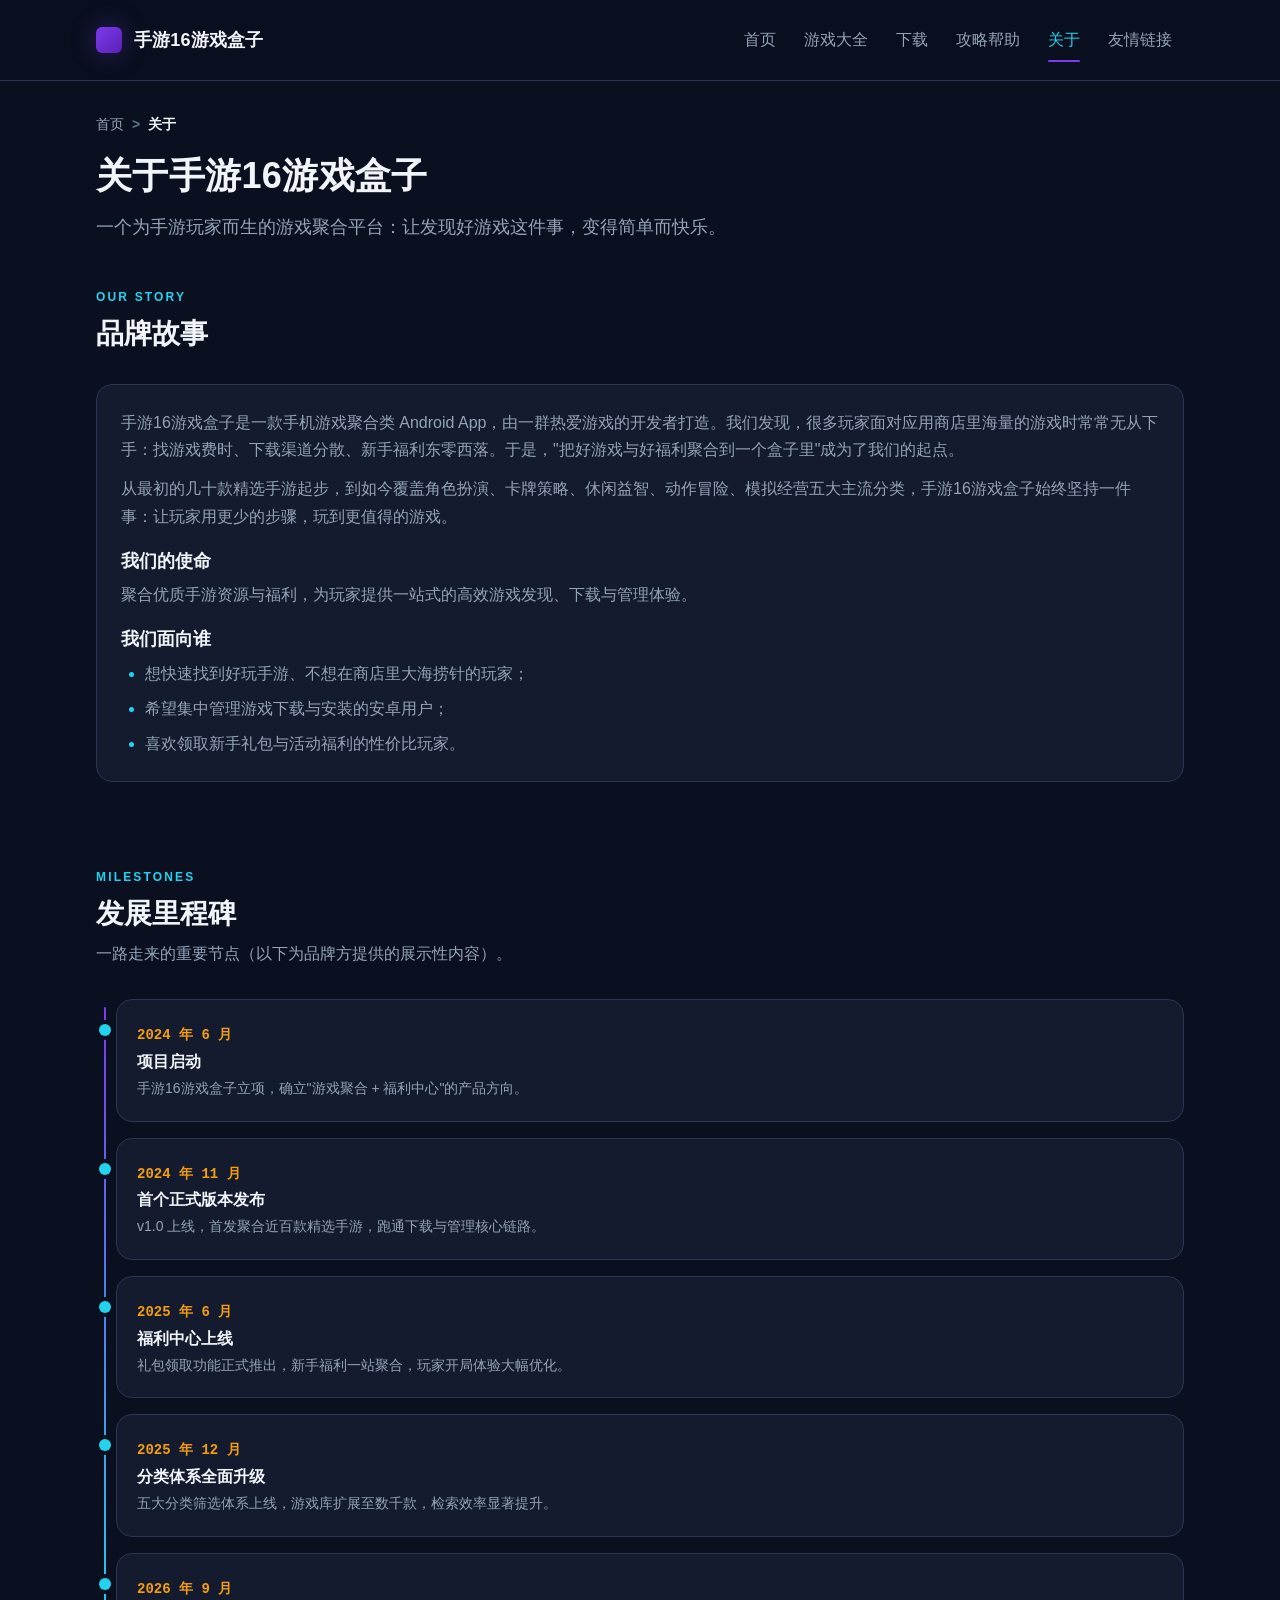
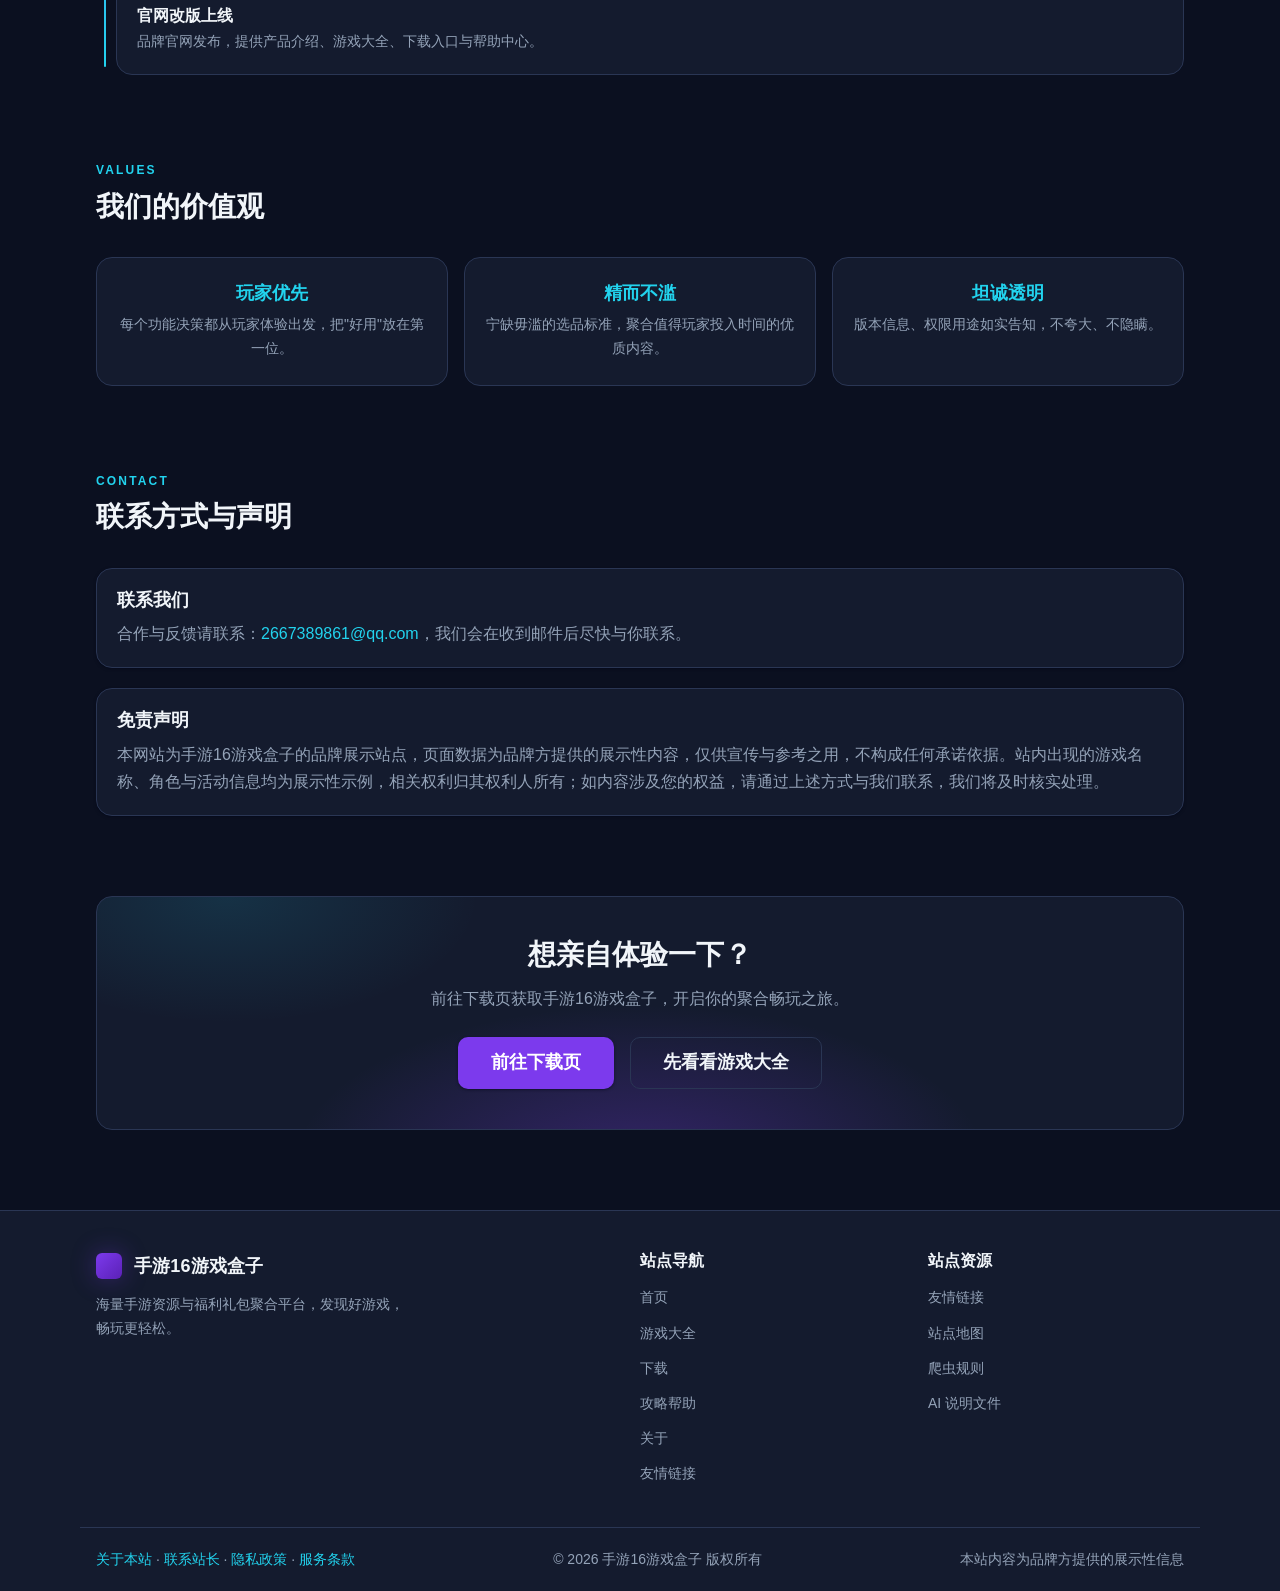
<file: about.html>
<!DOCTYPE html>
<html lang="zh-CN">
<head>
  <meta charset="UTF-8">
  <meta name="viewport" content="width=device-width, initial-scale=1">
  <title>关于我们 - 手游16游戏盒子</title>
  <meta name="description" content="了解手游16游戏盒子：品牌故事、发展里程碑、产品价值观与联系方式，以及本站内容免责声明。手游16游戏盒子致力于为手游玩家提供优质的游戏聚合与下载服务。">
  <meta name="keywords" content="关于手游16游戏盒子,手游盒子介绍,游戏聚合平台,手游盒子品牌,手游16游戏盒子">
  <meta name="robots" content="index, follow">
  <meta name="author" content="手游16游戏盒子">
  <meta name="datePublished" content="2026-10-22">
  <meta name="dateModified" content="2026-10-22">
  <link rel="canonical" href="https://shouyou16.github.io/about.html">
  <meta name="theme-color" content="#0B1020">
  <link rel="icon" type="image/svg+xml" href="favicon.svg">
  <link rel="icon" type="image/png" sizes="32x32" href="favicon-32.png">
  <link rel="icon" type="image/png" sizes="192x192" href="favicon-192.png">
  <link rel="apple-touch-icon" href="apple-touch-icon.png">
  <meta property="og:title" content="关于我们 - 手游16游戏盒子">
  <meta property="og:description" content="了解手游16游戏盒子：品牌故事、发展里程碑、产品价值观与联系方式，以及本站内容免责声明。手游16游戏盒子致力于为手游玩家提供优质的游戏聚合与下载服务。">
  <meta property="og:type" content="website">
  <meta property="og:url" content="https://shouyou16.github.io/about.html">
  <meta property="og:image" content="https://shouyou16.github.io/assets/images/og-image.png">
  <meta property="og:site_name" content="手游16游戏盒子">
  <meta property="og:locale" content="zh_CN">
  <meta name="twitter:card" content="summary_large_image">
  <meta name="twitter:title" content="关于我们 - 手游16游戏盒子">
  <meta name="twitter:description" content="了解手游16游戏盒子：品牌故事、发展里程碑、产品价值观与联系方式，以及本站内容免责声明。手游16游戏盒子致力于为手游玩家提供优质的游戏聚合与下载服务。">
  <meta name="twitter:image" content="https://shouyou16.github.io/assets/images/og-image.png">
  <link rel="stylesheet" href="assets/css/main.css">
  <script src="assets/js/main.js" defer></script>
  <script type="application/ld+json">
  {
    "@context": "https://schema.org",
    "@type": "Organization",
    "@id": "https://shouyou16.github.io/#organization",
    "name": "手游16游戏盒子",
    "url": "https://shouyou16.github.io/",
    "logo": "https://shouyou16.github.io/favicon.svg",
    "brand": { "@type": "Brand", "name": "手游16游戏盒子" }
  }
  </script>
  <script type="application/ld+json">
  {
    "@context": "https://schema.org",
    "@type": "WebSite",
    "@id": "https://shouyou16.github.io/#website",
    "name": "手游16游戏盒子",
    "url": "https://shouyou16.github.io/",
    "inLanguage": "zh-CN",
    "publisher": { "@id": "https://shouyou16.github.io/#organization" }
  }
  </script>
  <script type="application/ld+json">
  {
    "@context": "https://schema.org",
    "@type": "BreadcrumbList",
    "itemListElement": [
      { "@type": "ListItem", "position": 1, "name": "首页", "item": "https://shouyou16.github.io/" },
      { "@type": "ListItem", "position": 2, "name": "关于", "item": "https://shouyou16.github.io/about.html" }
    ]
  }
  </script>
</head>
<body data-page="about">
  <a title="跳到主要内容" class="skip-link" href="#main">跳到主要内容</a>
  <header class="site-header">
    <div class="container header-inner">
      <a title="手游16游戏盒子" class="brand" href="index.html">手游16游戏盒子</a>
      <button class="menu-toggle" type="button" aria-expanded="false" aria-controls="site-nav" aria-label="打开菜单">
        <svg width="24" height="24" viewBox="0 0 24 24" fill="none" stroke="currentColor" stroke-width="2" stroke-linecap="round" aria-hidden="true" focusable="false">
          <line x1="4" y1="7" x2="20" y2="7"></line>
          <line x1="4" y1="12" x2="20" y2="12"></line>
          <line x1="4" y1="17" x2="20" y2="17"></line>
        </svg>
      </button>
      <nav id="site-nav" class="site-nav" aria-label="主导航">
        <a title="首页" class="nav-link" data-nav="home" href="index.html">首页</a>
        <a title="游戏大全" class="nav-link" data-nav="games" href="games.html">游戏大全</a>
        <a title="下载" class="nav-link" data-nav="download" href="download.html">下载</a>
        <a title="攻略帮助" class="nav-link" data-nav="guide" href="guide.html">攻略帮助</a>
        <a title="关于" class="nav-link" data-nav="about" href="about.html">关于</a>
        <a title="友情链接" class="nav-link" data-nav="links" href="links.html">友情链接</a>
      </nav>
    </div>
  </header>

  <main id="main">
    <div class="container">
      <div class="page-hero">
        <nav class="breadcrumb" aria-label="面包屑">
          <ol>
            <li><a title="首页" href="index.html">首页</a></li>
            <li aria-current="page">关于</li>
          </ol>
        </nav>
        <h1>关于手游16游戏盒子</h1>
        <p class="lead">一个为手游玩家而生的游戏聚合平台：让发现好游戏这件事，变得简单而快乐。</p>
      </div>

      <!-- ① 品牌介绍（FR-ABOUT-01） -->
      <section class="section" aria-labelledby="story-title">
        <div class="section-head" data-reveal>
          <span class="kicker">Our Story</span>
          <h2 id="story-title">品牌故事</h2>
        </div>
        <article class="guide-article" data-reveal>
          <p>手游16游戏盒子是一款手机游戏聚合类 Android App，由一群热爱游戏的开发者打造。我们发现，很多玩家面对应用商店里海量的游戏时常常无从下手：找游戏费时、下载渠道分散、新手福利东零西落。于是，"把好游戏与好福利聚合到一个盒子里"成为了我们的起点。</p>
          <p>从最初的几十款精选手游起步，到如今覆盖角色扮演、卡牌策略、休闲益智、动作冒险、模拟经营五大主流分类，手游16游戏盒子始终坚持一件事：让玩家用更少的步骤，玩到更值得的游戏。</p>
          <h3>我们的使命</h3>
          <p>聚合优质手游资源与福利，为玩家提供一站式的高效游戏发现、下载与管理体验。</p>
          <h3>我们面向谁</h3>
          <ul>
            <li>想快速找到好玩手游、不想在商店里大海捞针的玩家；</li>
            <li>希望集中管理游戏下载与安装的安卓用户；</li>
            <li>喜欢领取新手礼包与活动福利的性价比玩家。</li>
          </ul>
        </article>
      </section>

      <!-- ② 发展里程碑 -->
      <section class="section" aria-labelledby="milestone-title">
        <div class="section-head" data-reveal>
          <span class="kicker">Milestones</span>
          <h2 id="milestone-title">发展里程碑</h2>
          <p>一路走来的重要节点（以下为品牌方提供的展示性内容）。</p>
        </div>
        <div class="timeline">
          <div class="timeline-item" data-reveal>
            <time datetime="2024-06">2024 年 6 月</time>
            <h3>项目启动</h3>
            <p>手游16游戏盒子立项，确立"游戏聚合 + 福利中心"的产品方向。</p>
          </div>
          <div class="timeline-item" data-reveal>
            <time datetime="2024-11">2024 年 11 月</time>
            <h3>首个正式版本发布</h3>
            <p>v1.0 上线，首发聚合近百款精选手游，跑通下载与管理核心链路。</p>
          </div>
          <div class="timeline-item" data-reveal>
            <time datetime="2025-06">2025 年 6 月</time>
            <h3>福利中心上线</h3>
            <p>礼包领取功能正式推出，新手福利一站聚合，玩家开局体验大幅优化。</p>
          </div>
          <div class="timeline-item" data-reveal>
            <time datetime="2025-12">2025 年 12 月</time>
            <h3>分类体系全面升级</h3>
            <p>五大分类筛选体系上线，游戏库扩展至数千款，检索效率显著提升。</p>
          </div>
          <div class="timeline-item" data-reveal>
            <time datetime="2026-09">2026 年 9 月</time>
            <h3>官网改版上线</h3>
            <p>品牌官网发布，提供产品介绍、游戏大全、下载入口与帮助中心。</p>
          </div>
        </div>
      </section>

      <!-- ③ 价值观 -->
      <section class="section" aria-labelledby="values-title">
        <div class="section-head" data-reveal>
          <span class="kicker">Values</span>
          <h2 id="values-title">我们的价值观</h2>
        </div>
        <div class="value-grid">
          <div class="value-card" data-reveal>
            <h3>玩家优先</h3>
            <p>每个功能决策都从玩家体验出发，把"好用"放在第一位。</p>
          </div>
          <div class="value-card" data-reveal>
            <h3>精而不滥</h3>
            <p>宁缺毋滥的选品标准，聚合值得玩家投入时间的优质内容。</p>
          </div>
          <div class="value-card" data-reveal>
            <h3>坦诚透明</h3>
            <p>版本信息、权限用途如实告知，不夸大、不隐瞒。</p>
          </div>
        </div>
      </section>

      <!-- ④ 联系与声明（FR-ABOUT-02） -->
      <section class="section" aria-labelledby="contact-title">
        <div class="section-head" data-reveal>
          <span class="kicker">Contact</span>
          <h2 id="contact-title">联系方式与声明</h2>
        </div>
        <div class="stack">
          <div class="card" data-reveal>
            <h3>联系我们</h3>
            <p>合作与反馈请联系：<a title="2667389861@qq.com" href="mailto:2667389861@qq.com">2667389861@qq.com</a>，我们会在收到邮件后尽快与你联系。</p>
          </div>
          <div class="card" data-reveal>
            <h3>免责声明</h3>
            <p>本网站为手游16游戏盒子的品牌展示站点，页面数据为品牌方提供的展示性内容，仅供宣传与参考之用，不构成任何承诺依据。站内出现的游戏名称、角色与活动信息均为展示性示例，相关权利归其权利人所有；如内容涉及您的权益，请通过上述方式与我们联系，我们将及时核实处理。</p>
          </div>
        </div>
      </section>

      <!-- ⑤ 下载引导（FR-ABOUT-03；站内链接） -->
      <section class="section" aria-labelledby="about-cta-title">
        <div class="cta-box" data-reveal>
          <h2 id="about-cta-title">想亲自体验一下？</h2>
          <p>前往下载页获取手游16游戏盒子，开启你的聚合畅玩之旅。</p>
          <div class="cta-actions">
            <a title="前往下载页" class="btn btn--primary btn--lg" href="download.html">前往下载页</a>
            <a title="先看看游戏大全" class="btn btn--ghost btn--lg" href="games.html">先看看游戏大全</a>
          </div>
        </div>
      </section>
    </div>
  </main>

  <footer class="site-footer">
    <div class="container footer-grid">
      <div class="footer-brand">
        <a title="手游16游戏盒子" class="brand" href="index.html">手游16游戏盒子</a>
        <p class="footer-slogan">海量手游资源与福利礼包聚合平台，发现好游戏，畅玩更轻松。</p>
      </div>
      <nav aria-label="站点地图">
        <h2 class="footer-title">站点导航</h2>
        <ul class="footer-links">
          <li><a title="首页" href="index.html">首页</a></li>
          <li><a title="游戏大全" href="games.html">游戏大全</a></li>
          <li><a title="下载" href="download.html">下载</a></li>
          <li><a title="攻略帮助" href="guide.html">攻略帮助</a></li>
          <li><a title="关于" href="about.html">关于</a></li>
          <li><a title="友情链接" href="links.html">友情链接</a></li>
        </ul>
      </nav>
      <div>
        <h2 class="footer-title">站点资源</h2>
        <ul class="footer-links">
          <li><a title="友情链接" href="links.html">友情链接</a></li>
          <li><a title="站点地图" href="sitemap.xml">站点地图</a></li>
          <li><a title="爬虫规则" href="robots.txt">爬虫规则</a></li>
          <li><a title="AI 说明文件" href="llms.txt">AI 说明文件</a></li>
        </ul>
      </div>
    </div>
    <div class="container footer-bottom">
      <p class="footer-legal">
        <a title="关于本站" href="index.html#about">关于本站</a> · <a title="联系站长" href="index.html#contact">联系站长</a> · <a title="隐私政策" href="index.html#privacy">隐私政策</a> · <a title="服务条款" href="index.html#terms">服务条款</a>
      </p>
      <p>© 2026 手游16游戏盒子 版权所有</p>
      <p>本站内容为品牌方提供的展示性信息</p>
    </div>
  </footer>
  <button id="back-to-top" type="button" hidden aria-label="返回顶部">
    <svg width="20" height="20" viewBox="0 0 24 24" fill="none" stroke="currentColor" stroke-width="2.5" stroke-linecap="round" stroke-linejoin="round" aria-hidden="true" focusable="false">
      <path d="M12 19V5"></path>
      <path d="m5 12 7-7 7 7"></path>
    </svg>
  </button>
</body>
</html>
</file>
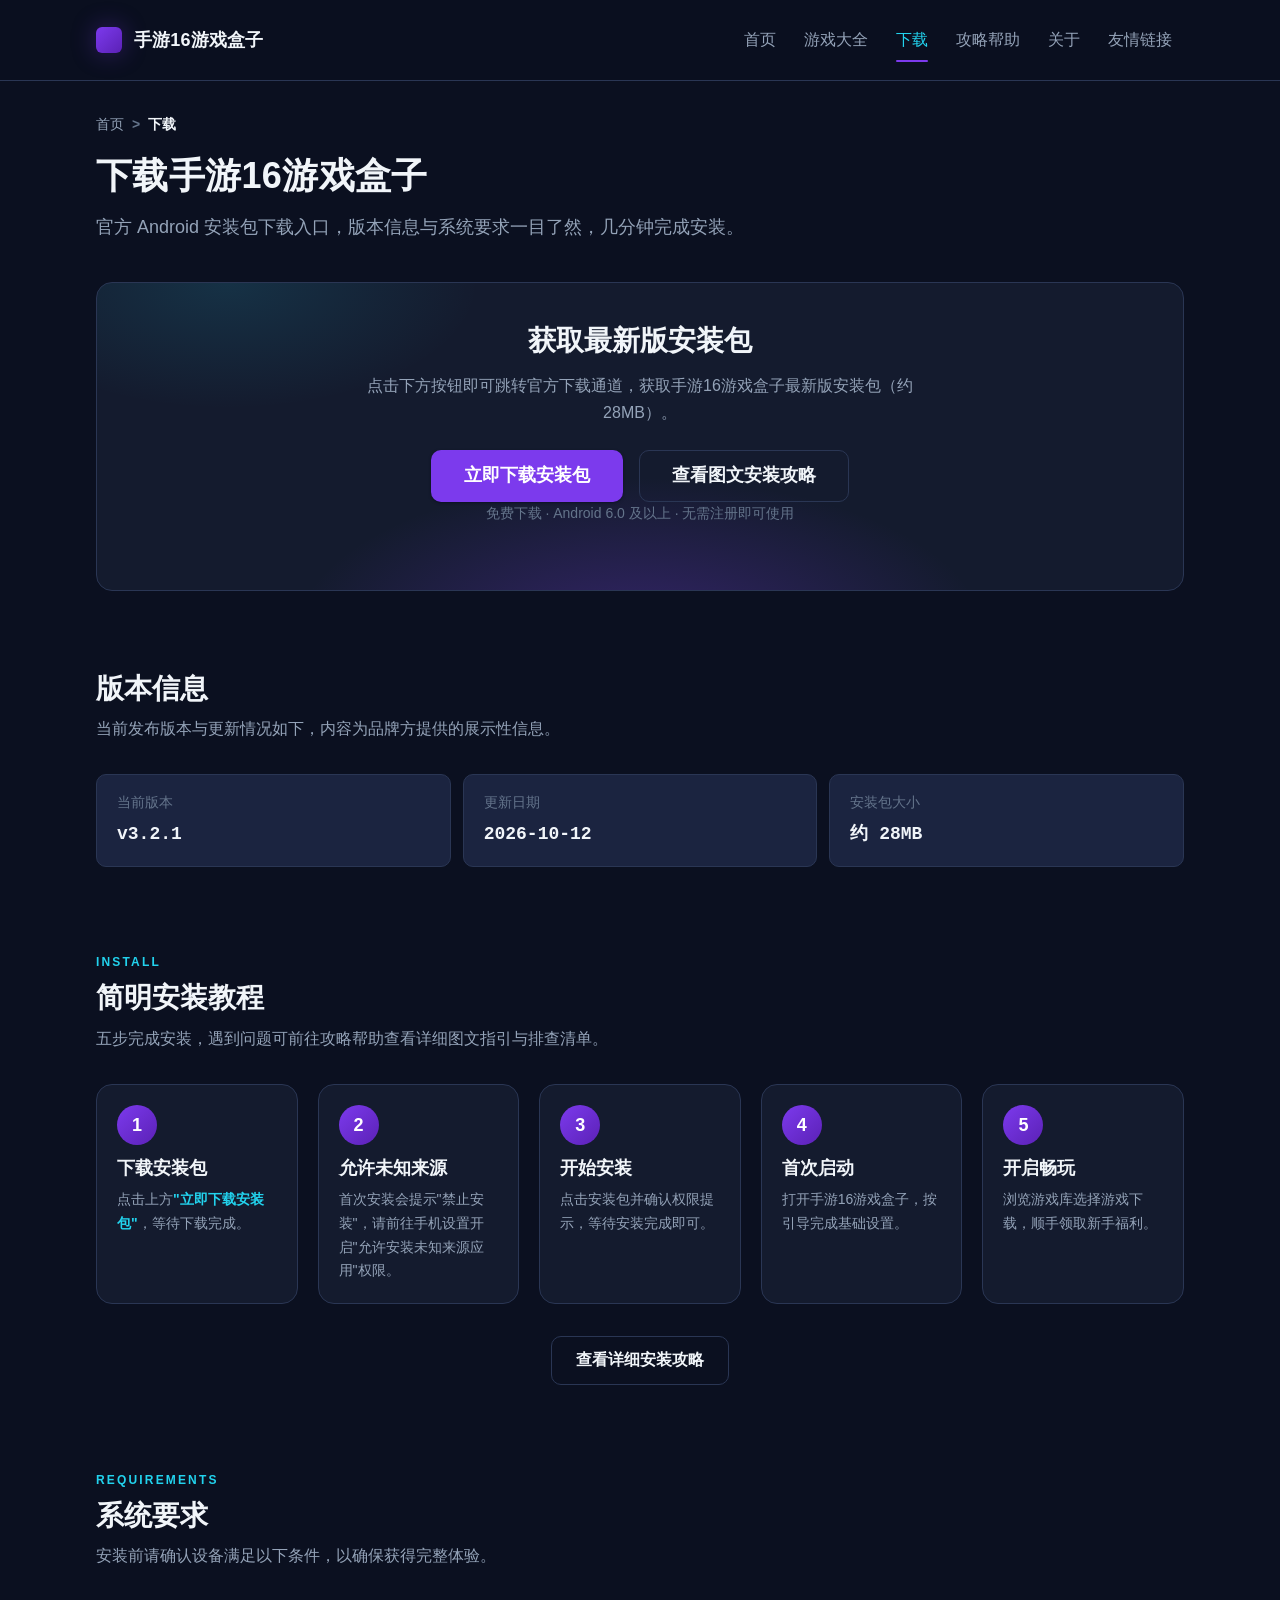
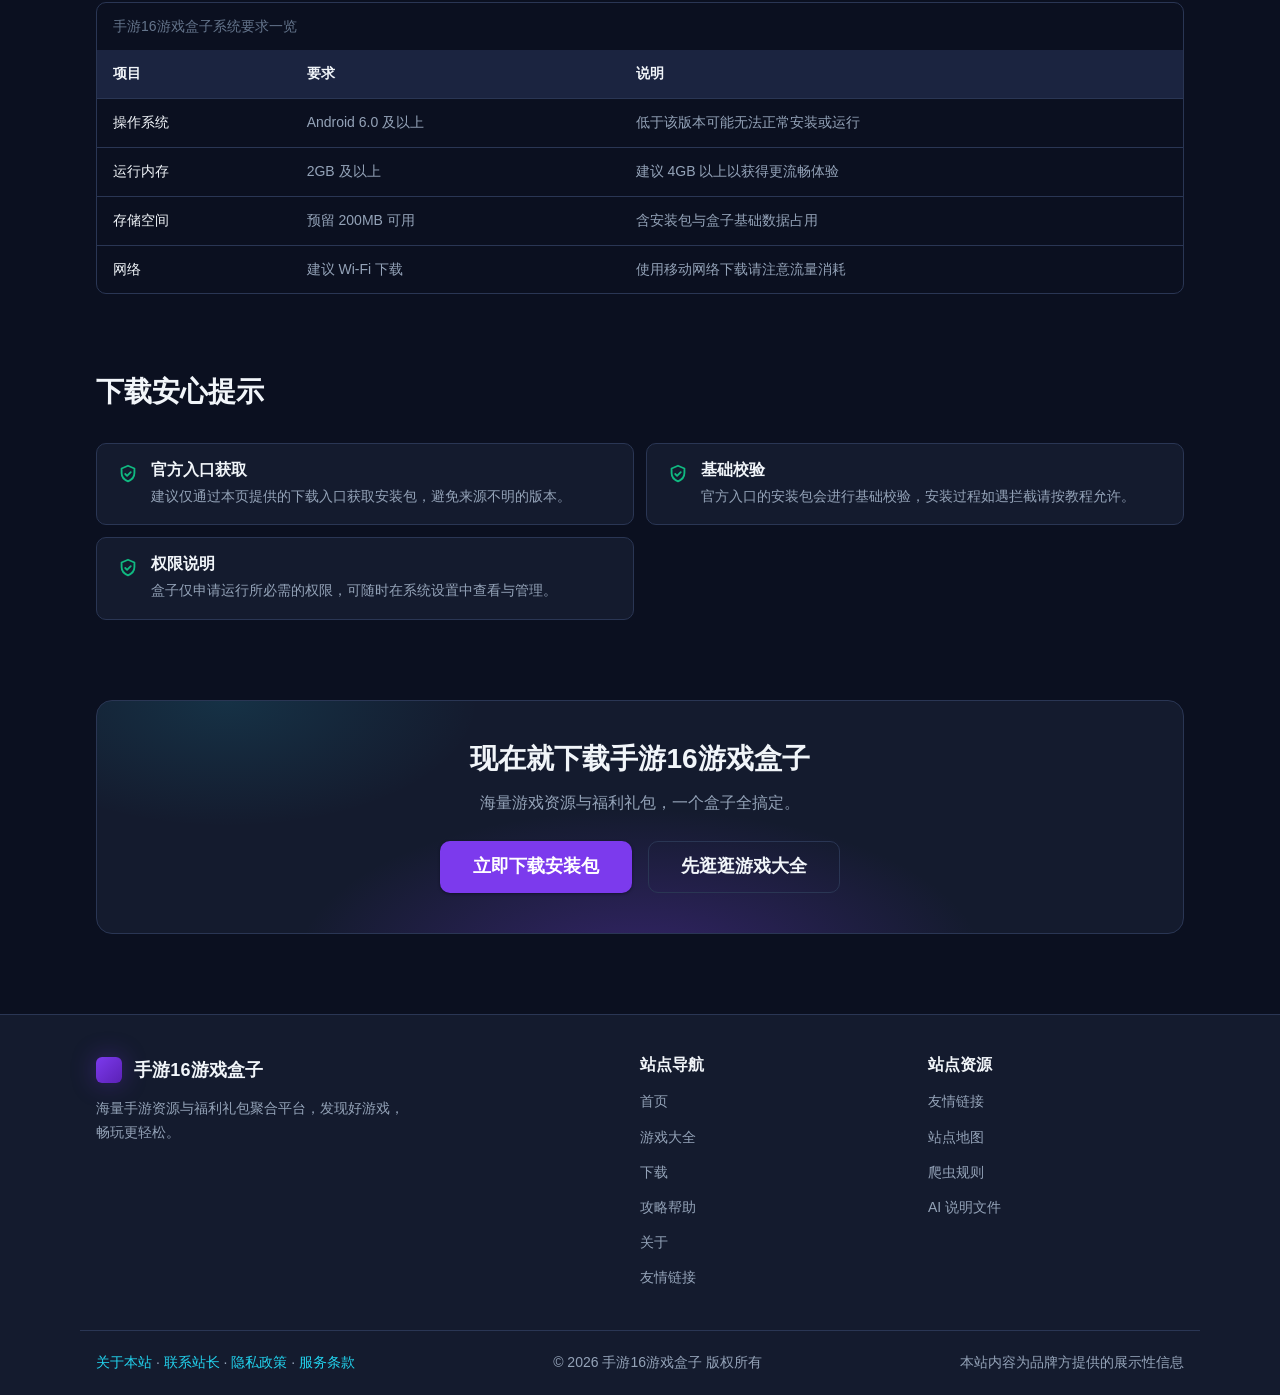
<file: download.html>
<!DOCTYPE html>
<html lang="zh-CN">
<head>
  <meta charset="UTF-8">
  <meta name="viewport" content="width=device-width, initial-scale=1">
  <title>下载手游16游戏盒子 - 官方 Android APK 下载</title>
  <meta name="description" content="手游16游戏盒子官方 Android APK 下载页，提供最新版本安装包下载入口、版本信息、系统要求与简明安装教程，一键下载，几分钟完成安装开启畅玩。">
  <meta name="keywords" content="手游16游戏盒子下载,安卓游戏盒子下载,手游APP下载,游戏盒子安装包,安全下载手游,安卓6.0游戏应用">
  <meta name="robots" content="index, follow">
  <meta name="author" content="手游16游戏盒子">
  <meta name="datePublished" content="2026-10-22">
  <meta name="dateModified" content="2026-10-22">
  <link rel="canonical" href="https://shouyou16.github.io/download.html">
  <meta name="theme-color" content="#0B1020">
  <link rel="icon" type="image/svg+xml" href="favicon.svg">
  <link rel="icon" type="image/png" sizes="32x32" href="favicon-32.png">
  <link rel="icon" type="image/png" sizes="192x192" href="favicon-192.png">
  <link rel="apple-touch-icon" href="apple-touch-icon.png">
  <meta property="og:title" content="下载手游16游戏盒子 - 官方 Android APK 下载">
  <meta property="og:description" content="手游16游戏盒子官方 Android APK 下载页，提供最新版本安装包下载入口、版本信息、系统要求与简明安装教程，一键下载，几分钟完成安装开启畅玩。">
  <meta property="og:type" content="website">
  <meta property="og:url" content="https://shouyou16.github.io/download.html">
  <meta property="og:image" content="https://shouyou16.github.io/assets/images/og-image.png">
  <meta property="og:site_name" content="手游16游戏盒子">
  <meta property="og:locale" content="zh_CN">
  <meta name="twitter:card" content="summary_large_image">
  <meta name="twitter:title" content="下载手游16游戏盒子 - 官方 Android APK 下载">
  <meta name="twitter:description" content="手游16游戏盒子官方 Android APK 下载页，提供最新版本安装包下载入口、版本信息、系统要求与简明安装教程，一键下载，几分钟完成安装开启畅玩。">
  <meta name="twitter:image" content="https://shouyou16.github.io/assets/images/og-image.png">
  <link rel="stylesheet" href="assets/css/main.css">
  <script src="assets/js/main.js" defer></script>
  <script type="application/ld+json">
  {
    "@context": "https://schema.org",
    "@type": "Organization",
    "@id": "https://shouyou16.github.io/#organization",
    "name": "手游16游戏盒子",
    "url": "https://shouyou16.github.io/",
    "logo": "https://shouyou16.github.io/favicon.svg",
    "brand": { "@type": "Brand", "name": "手游16游戏盒子" }
  }
  </script>
  <script type="application/ld+json">
  {
    "@context": "https://schema.org",
    "@type": "WebSite",
    "@id": "https://shouyou16.github.io/#website",
    "name": "手游16游戏盒子",
    "url": "https://shouyou16.github.io/",
    "inLanguage": "zh-CN",
    "publisher": { "@id": "https://shouyou16.github.io/#organization" }
  }
  </script>
  <script type="application/ld+json">
  {
    "@context": "https://schema.org",
    "@type": "SoftwareApplication",
    "name": "手游16游戏盒子",
    "url": "https://shouyou16.github.io/download.html",
    "operatingSystem": "Android",
    "applicationCategory": "GameApplication",
    "softwareVersion": "3.2.1",
    "dateModified": "2026-10-12",
    "fileSize": "28MB",
    "inLanguage": "zh-CN",
    "description": "手游资源聚合类 Android App，聚合海量手游资源、游戏福利与礼包，提供一站式浏览、下载与管理体验。",
    "downloadUrl": "https://tui.buff.vip/37511",
    "offers": { "@type": "Offer", "price": "0", "priceCurrency": "CNY" },
    "publisher": { "@id": "https://shouyou16.github.io/#organization" }
  }
  </script>
  <script type="application/ld+json">
  {
    "@context": "https://schema.org",
    "@type": "BreadcrumbList",
    "itemListElement": [
      { "@type": "ListItem", "position": 1, "name": "首页", "item": "https://shouyou16.github.io/" },
      { "@type": "ListItem", "position": 2, "name": "下载", "item": "https://shouyou16.github.io/download.html" }
    ]
  }
  </script>
</head>
<body data-page="download">
  <a title="跳到主要内容" class="skip-link" href="#main">跳到主要内容</a>
  <header class="site-header">
    <div class="container header-inner">
      <a title="手游16游戏盒子" class="brand" href="index.html">手游16游戏盒子</a>
      <button class="menu-toggle" type="button" aria-expanded="false" aria-controls="site-nav" aria-label="打开菜单">
        <svg width="24" height="24" viewBox="0 0 24 24" fill="none" stroke="currentColor" stroke-width="2" stroke-linecap="round" aria-hidden="true" focusable="false">
          <line x1="4" y1="7" x2="20" y2="7"></line>
          <line x1="4" y1="12" x2="20" y2="12"></line>
          <line x1="4" y1="17" x2="20" y2="17"></line>
        </svg>
      </button>
      <nav id="site-nav" class="site-nav" aria-label="主导航">
        <a title="首页" class="nav-link" data-nav="home" href="index.html">首页</a>
        <a title="游戏大全" class="nav-link" data-nav="games" href="games.html">游戏大全</a>
        <a title="下载" class="nav-link" data-nav="download" href="download.html">下载</a>
        <a title="攻略帮助" class="nav-link" data-nav="guide" href="guide.html">攻略帮助</a>
        <a title="关于" class="nav-link" data-nav="about" href="about.html">关于</a>
        <a title="友情链接" class="nav-link" data-nav="links" href="links.html">友情链接</a>
      </nav>
    </div>
  </header>

  <main id="main">
    <div class="container">
      <div class="page-hero">
        <nav class="breadcrumb" aria-label="面包屑">
          <ol>
            <li><a title="首页" href="index.html">首页</a></li>
            <li aria-current="page">下载</li>
          </ol>
        </nav>
        <h1>下载手游16游戏盒子</h1>
        <p class="lead">官方 Android 安装包下载入口，版本信息与系统要求一目了然，几分钟完成安装。</p>
      </div>

      <!-- ① 主下载区（FR-DOWN-01/04） -->
      <section class="section" aria-labelledby="dl-title">
        <div class="cta-box" data-reveal>
          <h2 id="dl-title">获取最新版安装包</h2>
          <p>点击下方按钮即可跳转官方下载通道，获取手游16游戏盒子最新版安装包（约 28MB）。</p>
          <div class="cta-actions">
            <a title="立即下载安装包" class="btn btn--primary btn--lg" href="https://tui.buff.vip/37511" target="_blank" rel="sponsored nofollow noopener">立即下载安装包</a>
            <a title="查看图文安装攻略" class="btn btn--ghost btn--lg" href="guide.html">查看图文安装攻略</a>
          </div>
          <p class="hero-meta">免费下载 · Android 6.0 及以上 · 无需注册即可使用</p>
        </div>

        <!-- UPDATE: 版本信息（版本迭代时同步更新此区块与 JSON-LD softwareVersion/dateModified） -->
      </section>

      <!-- 版本信息（FR-DOWN-04） -->
      <section class="section" aria-labelledby="version-title" data-reveal>
        <div class="section-head">
          <h2 id="version-title">版本信息</h2>
          <p>当前发布版本与更新情况如下，内容为品牌方提供的展示性信息。</p>
        </div>
        <dl class="version-info">
          <div>
            <dt>当前版本</dt>
            <dd>v3.2.1</dd>
          </div>
          <div>
            <dt>更新日期</dt>
            <dd>2026-10-12</dd>
          </div>
          <div>
            <dt>安装包大小</dt>
            <dd>约 28MB</dd>
          </div>
        </dl>
      </section>

      <!-- ② 简明安装教程（FR-DOWN-02/03；含"未知来源"关键步骤） -->
      <section class="section" aria-labelledby="install-title">
        <div class="section-head" data-reveal>
          <span class="kicker">Install</span>
          <h2 id="install-title">简明安装教程</h2>
          <p>五步完成安装，遇到问题可前往攻略帮助查看详细图文指引与排查清单。</p>
        </div>
        <div class="steps steps--5">
          <div class="step-item" data-reveal>
            <span class="step-num" aria-hidden="true">1</span>
            <h3>下载安装包</h3>
            <p>点击上方<a title="&quot;立即下载安装包&quot;" class="text-link" href="https://tui.buff.vip/37511" target="_blank" rel="sponsored nofollow noopener">"立即下载安装包"</a>，等待下载完成。</p>
          </div>
          <div class="step-item" data-reveal>
            <span class="step-num" aria-hidden="true">2</span>
            <h3>允许未知来源</h3>
            <p>首次安装会提示"禁止安装"，请前往手机设置开启"允许安装未知来源应用"权限。</p>
          </div>
          <div class="step-item" data-reveal>
            <span class="step-num" aria-hidden="true">3</span>
            <h3>开始安装</h3>
            <p>点击安装包并确认权限提示，等待安装完成即可。</p>
          </div>
          <div class="step-item" data-reveal>
            <span class="step-num" aria-hidden="true">4</span>
            <h3>首次启动</h3>
            <p>打开手游16游戏盒子，按引导完成基础设置。</p>
          </div>
          <div class="step-item" data-reveal>
            <span class="step-num" aria-hidden="true">5</span>
            <h3>开启畅玩</h3>
            <p>浏览游戏库选择游戏下载，顺手领取新手福利。</p>
          </div>
        </div>
        <p class="section-more" data-reveal>
          <a title="查看详细安装攻略" class="btn btn--ghost" href="guide.html">查看详细安装攻略</a>
        </p>
      </section>

      <!-- ③ 系统要求（FR-DOWN-05） -->
      <section class="section" aria-labelledby="req-title">
        <div class="section-head" data-reveal>
          <span class="kicker">Requirements</span>
          <h2 id="req-title">系统要求</h2>
          <p>安装前请确认设备满足以下条件，以确保获得完整体验。</p>
        </div>
        <div class="table-wrap" data-reveal>
          <table class="table">
            <caption class="muted table-caption">手游16游戏盒子系统要求一览</caption>
            <thead>
              <tr>
                <th scope="col">项目</th>
                <th scope="col">要求</th>
                <th scope="col">说明</th>
              </tr>
            </thead>
            <tbody>
              <tr>
                <td>操作系统</td>
                <td>Android 6.0 及以上</td>
                <td>低于该版本可能无法正常安装或运行</td>
              </tr>
              <tr>
                <td>运行内存</td>
                <td>2GB 及以上</td>
                <td>建议 4GB 以上以获得更流畅体验</td>
              </tr>
              <tr>
                <td>存储空间</td>
                <td>预留 200MB 可用</td>
                <td>含安装包与盒子基础数据占用</td>
              </tr>
              <tr>
                <td>网络</td>
                <td>建议 Wi-Fi 下载</td>
                <td>使用移动网络下载请注意流量消耗</td>
              </tr>
            </tbody>
          </table>
        </div>
      </section>

      <!-- ④ 安心说明 -->
      <section class="section" aria-labelledby="safe-title">
        <div class="section-head" data-reveal>
          <h2 id="safe-title">下载安心提示</h2>
        </div>
        <div class="highlight-grid" data-reveal>
          <div class="highlight-item">
            <svg viewBox="0 0 24 24" fill="none" stroke="currentColor" stroke-width="2" stroke-linecap="round" stroke-linejoin="round" aria-hidden="true" focusable="false"><path d="M12 3l7 3v5c0 4.5-3 7.5-7 9-4-1.5-7-4.5-7-9V6z"></path><path d="m9 12 2 2 4-4"></path></svg>
            <div>
              <h3>官方入口获取</h3>
              <p>建议仅通过本页提供的下载入口获取安装包，避免来源不明的版本。</p>
            </div>
          </div>
          <div class="highlight-item">
            <svg viewBox="0 0 24 24" fill="none" stroke="currentColor" stroke-width="2" stroke-linecap="round" stroke-linejoin="round" aria-hidden="true" focusable="false"><path d="M12 3l7 3v5c0 4.5-3 7.5-7 9-4-1.5-7-4.5-7-9V6z"></path><path d="m9 12 2 2 4-4"></path></svg>
            <div>
              <h3>基础校验</h3>
              <p>官方入口的安装包会进行基础校验，安装过程如遇拦截请按教程允许。</p>
            </div>
          </div>
          <div class="highlight-item">
            <svg viewBox="0 0 24 24" fill="none" stroke="currentColor" stroke-width="2" stroke-linecap="round" stroke-linejoin="round" aria-hidden="true" focusable="false"><path d="M12 3l7 3v5c0 4.5-3 7.5-7 9-4-1.5-7-4.5-7-9V6z"></path><path d="m9 12 2 2 4-4"></path></svg>
            <div>
              <h3>权限说明</h3>
              <p>盒子仅申请运行所必需的权限，可随时在系统设置中查看与管理。</p>
            </div>
          </div>
        </div>
      </section>

      <!-- ⑤ 页尾再次提醒（FR-DOWN-06；链接A 多入口之一） -->
      <section class="section" aria-labelledby="dl-cta-title">
        <div class="cta-box" data-reveal>
          <h2 id="dl-cta-title">现在就下载手游16游戏盒子</h2>
          <p>海量游戏资源与福利礼包，一个盒子全搞定。</p>
          <div class="cta-actions">
            <a title="立即下载安装包" class="btn btn--primary btn--lg" href="https://tui.buff.vip/37511" target="_blank" rel="sponsored nofollow noopener">立即下载安装包</a>
            <a title="先逛逛游戏大全" class="btn btn--ghost btn--lg" href="games.html">先逛逛游戏大全</a>
          </div>
        </div>
      </section>
    </div>
  </main>

  <footer class="site-footer">
    <div class="container footer-grid">
      <div class="footer-brand">
        <a title="手游16游戏盒子" class="brand" href="index.html">手游16游戏盒子</a>
        <p class="footer-slogan">海量手游资源与福利礼包聚合平台，发现好游戏，畅玩更轻松。</p>
      </div>
      <nav aria-label="站点地图">
        <h2 class="footer-title">站点导航</h2>
        <ul class="footer-links">
          <li><a title="首页" href="index.html">首页</a></li>
          <li><a title="游戏大全" href="games.html">游戏大全</a></li>
          <li><a title="下载" href="download.html">下载</a></li>
          <li><a title="攻略帮助" href="guide.html">攻略帮助</a></li>
          <li><a title="关于" href="about.html">关于</a></li>
          <li><a title="友情链接" href="links.html">友情链接</a></li>
        </ul>
      </nav>
      <div>
        <h2 class="footer-title">站点资源</h2>
        <ul class="footer-links">
          <li><a title="友情链接" href="links.html">友情链接</a></li>
          <li><a title="站点地图" href="sitemap.xml">站点地图</a></li>
          <li><a title="爬虫规则" href="robots.txt">爬虫规则</a></li>
          <li><a title="AI 说明文件" href="llms.txt">AI 说明文件</a></li>
        </ul>
      </div>
    </div>
    <div class="container footer-bottom">
      <p class="footer-legal">
        <a title="关于本站" href="index.html#about">关于本站</a> · <a title="联系站长" href="index.html#contact">联系站长</a> · <a title="隐私政策" href="index.html#privacy">隐私政策</a> · <a title="服务条款" href="index.html#terms">服务条款</a>
      </p>
      <p>© 2026 手游16游戏盒子 版权所有</p>
      <p>本站内容为品牌方提供的展示性信息</p>
    </div>
  </footer>
  <button id="back-to-top" type="button" hidden aria-label="返回顶部">
    <svg width="20" height="20" viewBox="0 0 24 24" fill="none" stroke="currentColor" stroke-width="2.5" stroke-linecap="round" stroke-linejoin="round" aria-hidden="true" focusable="false">
      <path d="M12 19V5"></path>
      <path d="m5 12 7-7 7 7"></path>
    </svg>
  </button>
</body>
</html>
</file>
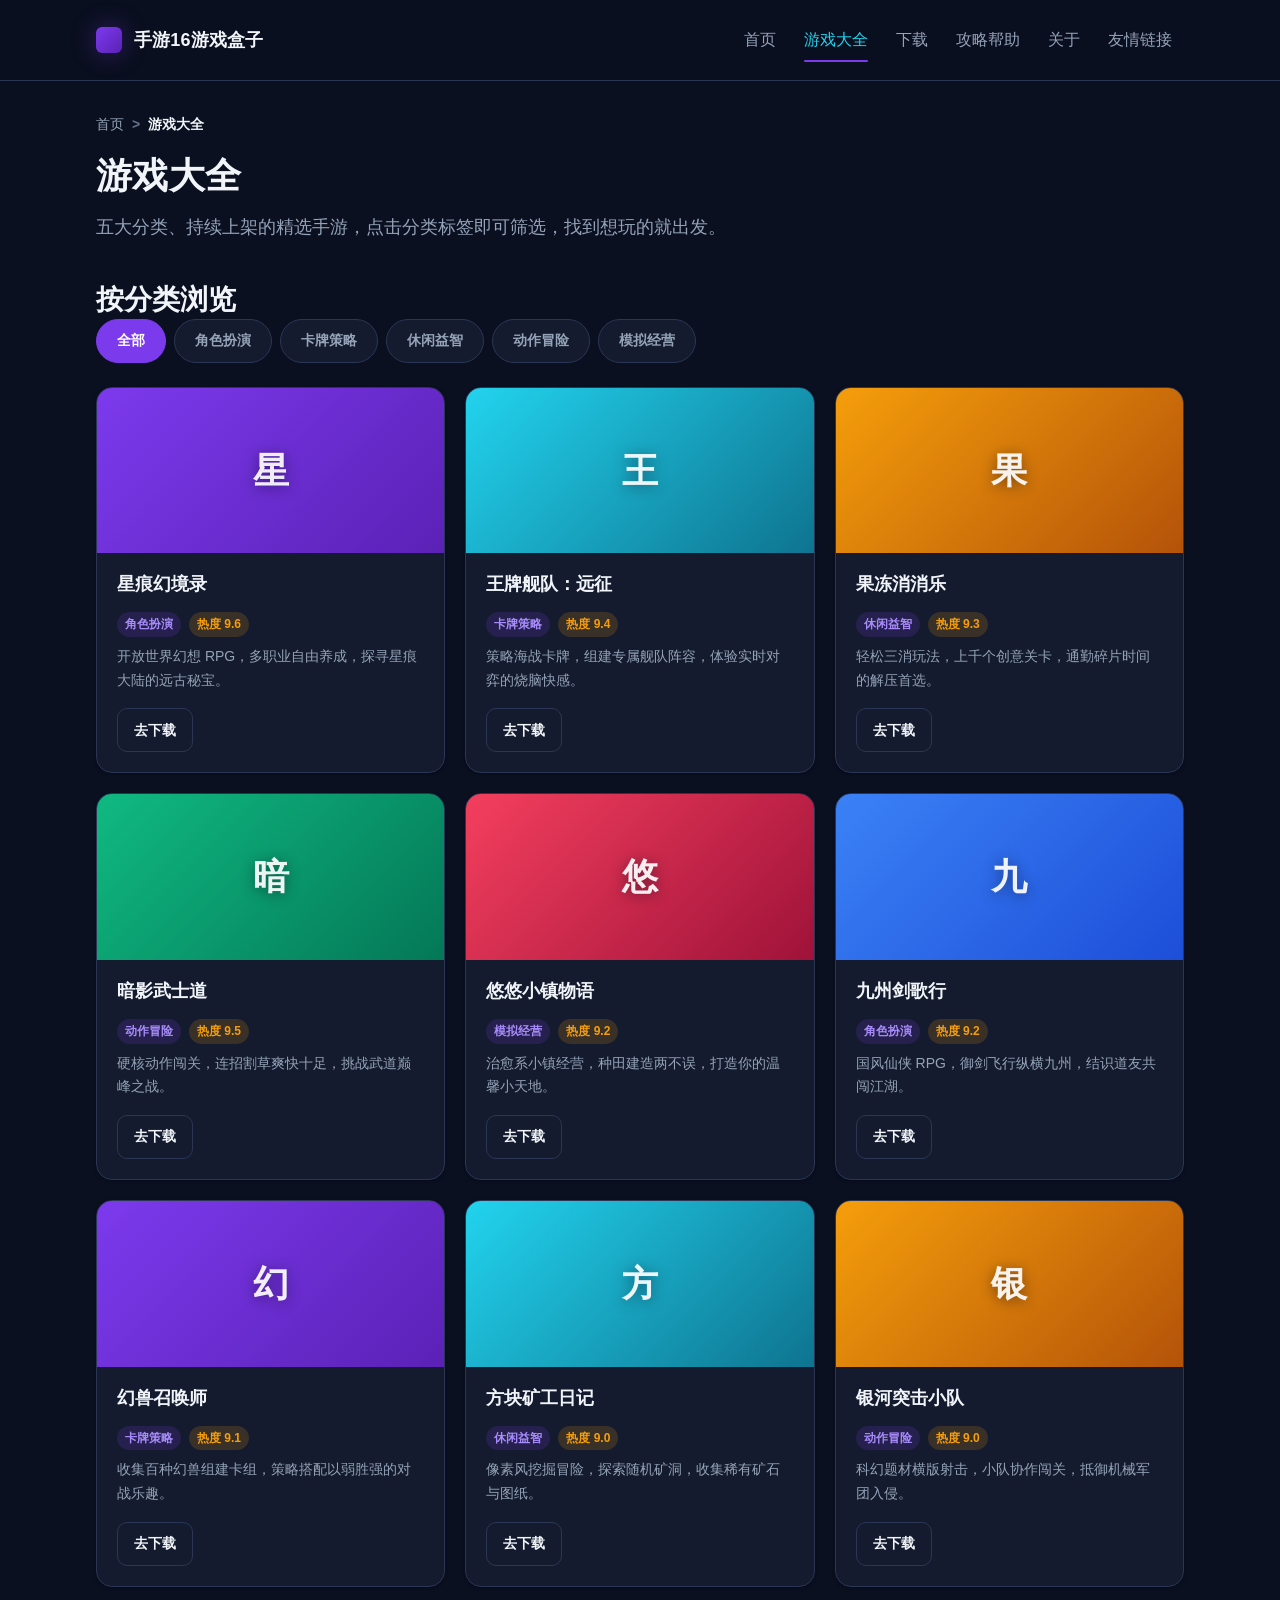
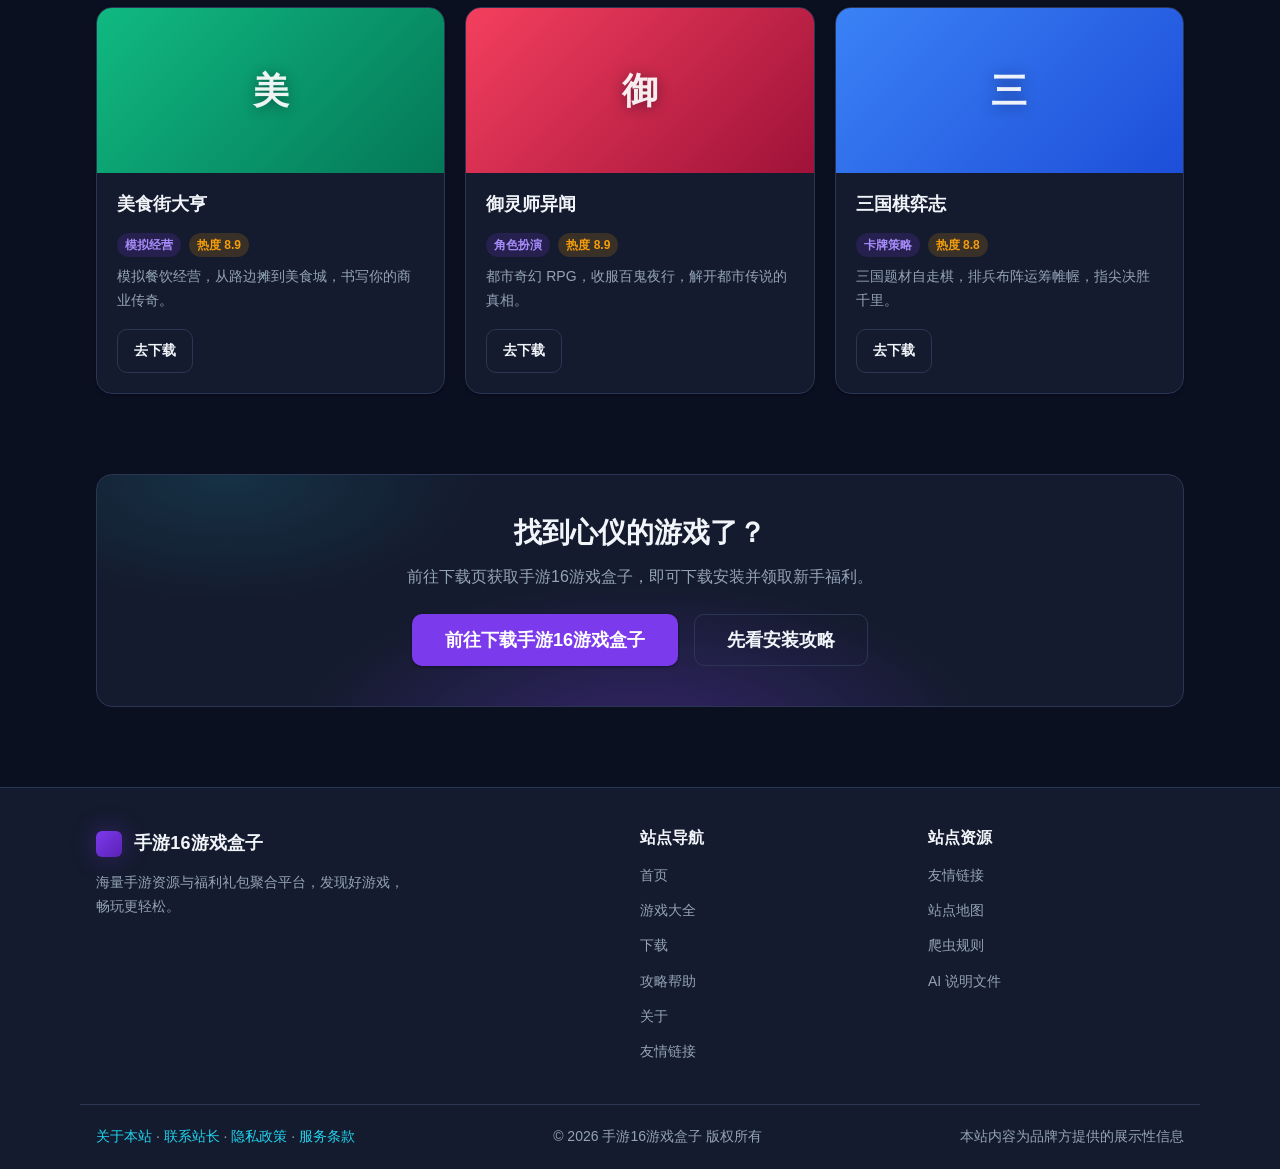
<file: games.html>
<!DOCTYPE html>
<html lang="zh-CN">
<head>
  <meta charset="UTF-8">
  <meta name="viewport" content="width=device-width, initial-scale=1">
  <title>游戏大全 - 手游16游戏盒子</title>
  <meta name="description" content="游戏大全收录角色扮演、卡牌策略、休闲益智、动作冒险、模拟经营五大分类的热门手游，支持分类筛选浏览，每款游戏附简介与热度标签，帮你快速找到心仪手游。">
  <meta name="keywords" content="手游游戏大全,手机游戏下载,热门手游,手游分类,安卓游戏,免费手游,手游16游戏盒子">
  <meta name="robots" content="index, follow">
  <meta name="author" content="手游16游戏盒子">
  <meta name="datePublished" content="2026-10-22">
  <meta name="dateModified" content="2026-10-22">
  <link rel="canonical" href="https://shouyou16.github.io/games.html">
  <meta name="theme-color" content="#0B1020">
  <link rel="icon" type="image/svg+xml" href="favicon.svg">
  <link rel="icon" type="image/png" sizes="32x32" href="favicon-32.png">
  <link rel="icon" type="image/png" sizes="192x192" href="favicon-192.png">
  <link rel="apple-touch-icon" href="apple-touch-icon.png">
  <meta property="og:title" content="游戏大全 - 手游16游戏盒子">
  <meta property="og:description" content="游戏大全收录角色扮演、卡牌策略、休闲益智、动作冒险、模拟经营五大分类的热门手游，支持分类筛选浏览，每款游戏附简介与热度标签，帮你快速找到心仪手游。">
  <meta property="og:type" content="website">
  <meta property="og:url" content="https://shouyou16.github.io/games.html">
  <meta property="og:image" content="https://shouyou16.github.io/assets/images/og-image.png">
  <meta property="og:site_name" content="手游16游戏盒子">
  <meta property="og:locale" content="zh_CN">
  <meta name="twitter:card" content="summary_large_image">
  <meta name="twitter:title" content="游戏大全 - 手游16游戏盒子">
  <meta name="twitter:description" content="游戏大全收录角色扮演、卡牌策略、休闲益智、动作冒险、模拟经营五大分类的热门手游，支持分类筛选浏览，每款游戏附简介与热度标签，帮你快速找到心仪手游。">
  <meta name="twitter:image" content="https://shouyou16.github.io/assets/images/og-image.png">
  <link rel="stylesheet" href="assets/css/main.css">
  <script src="assets/js/main.js" defer></script>
  <script type="application/ld+json">
  {
    "@context": "https://schema.org",
    "@type": "Organization",
    "@id": "https://shouyou16.github.io/#organization",
    "name": "手游16游戏盒子",
    "url": "https://shouyou16.github.io/",
    "logo": "https://shouyou16.github.io/favicon.svg",
    "brand": { "@type": "Brand", "name": "手游16游戏盒子" }
  }
  </script>
  <script type="application/ld+json">
  {
    "@context": "https://schema.org",
    "@type": "WebSite",
    "@id": "https://shouyou16.github.io/#website",
    "name": "手游16游戏盒子",
    "url": "https://shouyou16.github.io/",
    "inLanguage": "zh-CN",
    "publisher": { "@id": "https://shouyou16.github.io/#organization" }
  }
  </script>
  <script type="application/ld+json">
  {
    "@context": "https://schema.org",
    "@type": "ItemList",
    "name": "游戏大全",
    "numberOfItems": 12,
    "itemListElement": [
      { "@type": "ListItem", "position": 1, "name": "星痕幻境录", "url": "https://shouyou16.github.io/games.html#game-01" },
      { "@type": "ListItem", "position": 2, "name": "王牌舰队：远征", "url": "https://shouyou16.github.io/games.html#game-02" },
      { "@type": "ListItem", "position": 3, "name": "果冻消消乐", "url": "https://shouyou16.github.io/games.html#game-03" },
      { "@type": "ListItem", "position": 4, "name": "暗影武士道", "url": "https://shouyou16.github.io/games.html#game-04" },
      { "@type": "ListItem", "position": 5, "name": "悠悠小镇物语", "url": "https://shouyou16.github.io/games.html#game-05" },
      { "@type": "ListItem", "position": 6, "name": "九州剑歌行", "url": "https://shouyou16.github.io/games.html#game-06" },
      { "@type": "ListItem", "position": 7, "name": "幻兽召唤师", "url": "https://shouyou16.github.io/games.html#game-07" },
      { "@type": "ListItem", "position": 8, "name": "方块矿工日记", "url": "https://shouyou16.github.io/games.html#game-08" },
      { "@type": "ListItem", "position": 9, "name": "银河突击小队", "url": "https://shouyou16.github.io/games.html#game-09" },
      { "@type": "ListItem", "position": 10, "name": "美食街大亨", "url": "https://shouyou16.github.io/games.html#game-10" },
      { "@type": "ListItem", "position": 11, "name": "御灵师异闻", "url": "https://shouyou16.github.io/games.html#game-11" },
      { "@type": "ListItem", "position": 12, "name": "三国棋弈志", "url": "https://shouyou16.github.io/games.html#game-12" }
    ]
  }
  </script>
  <script type="application/ld+json">
  {
    "@context": "https://schema.org",
    "@type": "BreadcrumbList",
    "itemListElement": [
      { "@type": "ListItem", "position": 1, "name": "首页", "item": "https://shouyou16.github.io/" },
      { "@type": "ListItem", "position": 2, "name": "游戏大全", "item": "https://shouyou16.github.io/games.html" }
    ]
  }
  </script>
</head>
<body data-page="games">
  <a title="跳到主要内容" class="skip-link" href="#main">跳到主要内容</a>
  <header class="site-header">
    <div class="container header-inner">
      <a title="手游16游戏盒子" class="brand" href="index.html">手游16游戏盒子</a>
      <button class="menu-toggle" type="button" aria-expanded="false" aria-controls="site-nav" aria-label="打开菜单">
        <svg width="24" height="24" viewBox="0 0 24 24" fill="none" stroke="currentColor" stroke-width="2" stroke-linecap="round" aria-hidden="true" focusable="false">
          <line x1="4" y1="7" x2="20" y2="7"></line>
          <line x1="4" y1="12" x2="20" y2="12"></line>
          <line x1="4" y1="17" x2="20" y2="17"></line>
        </svg>
      </button>
      <nav id="site-nav" class="site-nav" aria-label="主导航">
        <a title="首页" class="nav-link" data-nav="home" href="index.html">首页</a>
        <a title="游戏大全" class="nav-link" data-nav="games" href="games.html">游戏大全</a>
        <a title="下载" class="nav-link" data-nav="download" href="download.html">下载</a>
        <a title="攻略帮助" class="nav-link" data-nav="guide" href="guide.html">攻略帮助</a>
        <a title="关于" class="nav-link" data-nav="about" href="about.html">关于</a>
        <a title="友情链接" class="nav-link" data-nav="links" href="links.html">友情链接</a>
      </nav>
    </div>
  </header>

  <main id="main">
    <div class="container">
      <div class="page-hero">
        <nav class="breadcrumb" aria-label="面包屑">
          <ol>
            <li><a title="首页" href="index.html">首页</a></li>
            <li aria-current="page">游戏大全</li>
          </ol>
        </nav>
        <h1>游戏大全</h1>
        <p class="lead">五大分类、持续上架的精选手游，点击分类标签即可筛选，找到想玩的就出发。</p>
      </div>

      <!-- 分类筛选（FR-GAMES-02/03/04） -->
      <section class="section" aria-labelledby="library-title">
        <h2 id="library-title" data-reveal>按分类浏览</h2>
        <div class="filter-bar" role="group" aria-label="游戏分类筛选" data-reveal>
          <button class="filter-btn is-active" type="button" data-filter="all" aria-pressed="true">全部</button>
          <button class="filter-btn" type="button" data-filter="rpg" aria-pressed="false">角色扮演</button>
          <button class="filter-btn" type="button" data-filter="card" aria-pressed="false">卡牌策略</button>
          <button class="filter-btn" type="button" data-filter="casual" aria-pressed="false">休闲益智</button>
          <button class="filter-btn" type="button" data-filter="action" aria-pressed="false">动作冒险</button>
          <button class="filter-btn" type="button" data-filter="sim" aria-pressed="false">模拟经营</button>
        </div>
        <noscript>
          <p class="muted filter-note">筛选需启用 JavaScript，当前展示全部游戏。</p>
        </noscript>

        <!-- 游戏卡片网格（FR-GAMES-01；入口一律指向站内 download.html） -->
        <div class="game-grid">
          <article class="game-card card" id="game-01" data-category="rpg" data-reveal>
            <div class="game-cover grad-1" aria-hidden="true">星</div>
            <div class="game-body">
              <h3>星痕幻境录</h3>
              <div class="game-tags"><span class="badge badge--cat">角色扮演</span><span class="badge badge--hot">热度 9.6</span></div>
              <p class="game-desc">开放世界幻想 RPG，多职业自由养成，探寻星痕大陆的远古秘宝。</p>
              <a title="去下载" class="btn btn--ghost btn--sm" href="download.html">去下载</a>
            </div>
          </article>
          <article class="game-card card" id="game-02" data-category="card" data-reveal>
            <div class="game-cover grad-2" aria-hidden="true">王</div>
            <div class="game-body">
              <h3>王牌舰队：远征</h3>
              <div class="game-tags"><span class="badge badge--cat">卡牌策略</span><span class="badge badge--hot">热度 9.4</span></div>
              <p class="game-desc">策略海战卡牌，组建专属舰队阵容，体验实时对弈的烧脑快感。</p>
              <a title="去下载" class="btn btn--ghost btn--sm" href="download.html">去下载</a>
            </div>
          </article>
          <article class="game-card card" id="game-03" data-category="casual" data-reveal>
            <div class="game-cover grad-3" aria-hidden="true">果</div>
            <div class="game-body">
              <h3>果冻消消乐</h3>
              <div class="game-tags"><span class="badge badge--cat">休闲益智</span><span class="badge badge--hot">热度 9.3</span></div>
              <p class="game-desc">轻松三消玩法，上千个创意关卡，通勤碎片时间的解压首选。</p>
              <a title="去下载" class="btn btn--ghost btn--sm" href="download.html">去下载</a>
            </div>
          </article>
          <article class="game-card card" id="game-04" data-category="action" data-reveal>
            <div class="game-cover grad-4" aria-hidden="true">暗</div>
            <div class="game-body">
              <h3>暗影武士道</h3>
              <div class="game-tags"><span class="badge badge--cat">动作冒险</span><span class="badge badge--hot">热度 9.5</span></div>
              <p class="game-desc">硬核动作闯关，连招割草爽快十足，挑战武道巅峰之战。</p>
              <a title="去下载" class="btn btn--ghost btn--sm" href="download.html">去下载</a>
            </div>
          </article>
          <article class="game-card card" id="game-05" data-category="sim" data-reveal>
            <div class="game-cover grad-5" aria-hidden="true">悠</div>
            <div class="game-body">
              <h3>悠悠小镇物语</h3>
              <div class="game-tags"><span class="badge badge--cat">模拟经营</span><span class="badge badge--hot">热度 9.2</span></div>
              <p class="game-desc">治愈系小镇经营，种田建造两不误，打造你的温馨小天地。</p>
              <a title="去下载" class="btn btn--ghost btn--sm" href="download.html">去下载</a>
            </div>
          </article>
          <article class="game-card card" id="game-06" data-category="rpg" data-reveal>
            <div class="game-cover grad-6" aria-hidden="true">九</div>
            <div class="game-body">
              <h3>九州剑歌行</h3>
              <div class="game-tags"><span class="badge badge--cat">角色扮演</span><span class="badge badge--hot">热度 9.2</span></div>
              <p class="game-desc">国风仙侠 RPG，御剑飞行纵横九州，结识道友共闯江湖。</p>
              <a title="去下载" class="btn btn--ghost btn--sm" href="download.html">去下载</a>
            </div>
          </article>
          <article class="game-card card" id="game-07" data-category="card" data-reveal>
            <div class="game-cover grad-1" aria-hidden="true">幻</div>
            <div class="game-body">
              <h3>幻兽召唤师</h3>
              <div class="game-tags"><span class="badge badge--cat">卡牌策略</span><span class="badge badge--hot">热度 9.1</span></div>
              <p class="game-desc">收集百种幻兽组建卡组，策略搭配以弱胜强的对战乐趣。</p>
              <a title="去下载" class="btn btn--ghost btn--sm" href="download.html">去下载</a>
            </div>
          </article>
          <article class="game-card card" id="game-08" data-category="casual" data-reveal>
            <div class="game-cover grad-2" aria-hidden="true">方</div>
            <div class="game-body">
              <h3>方块矿工日记</h3>
              <div class="game-tags"><span class="badge badge--cat">休闲益智</span><span class="badge badge--hot">热度 9.0</span></div>
              <p class="game-desc">像素风挖掘冒险，探索随机矿洞，收集稀有矿石与图纸。</p>
              <a title="去下载" class="btn btn--ghost btn--sm" href="download.html">去下载</a>
            </div>
          </article>
          <article class="game-card card" id="game-09" data-category="action" data-reveal>
            <div class="game-cover grad-3" aria-hidden="true">银</div>
            <div class="game-body">
              <h3>银河突击小队</h3>
              <div class="game-tags"><span class="badge badge--cat">动作冒险</span><span class="badge badge--hot">热度 9.0</span></div>
              <p class="game-desc">科幻题材横版射击，小队协作闯关，抵御机械军团入侵。</p>
              <a title="去下载" class="btn btn--ghost btn--sm" href="download.html">去下载</a>
            </div>
          </article>
          <article class="game-card card" id="game-10" data-category="sim" data-reveal>
            <div class="game-cover grad-4" aria-hidden="true">美</div>
            <div class="game-body">
              <h3>美食街大亨</h3>
              <div class="game-tags"><span class="badge badge--cat">模拟经营</span><span class="badge badge--hot">热度 8.9</span></div>
              <p class="game-desc">模拟餐饮经营，从路边摊到美食城，书写你的商业传奇。</p>
              <a title="去下载" class="btn btn--ghost btn--sm" href="download.html">去下载</a>
            </div>
          </article>
          <article class="game-card card" id="game-11" data-category="rpg" data-reveal>
            <div class="game-cover grad-5" aria-hidden="true">御</div>
            <div class="game-body">
              <h3>御灵师异闻</h3>
              <div class="game-tags"><span class="badge badge--cat">角色扮演</span><span class="badge badge--hot">热度 8.9</span></div>
              <p class="game-desc">都市奇幻 RPG，收服百鬼夜行，解开都市传说的真相。</p>
              <a title="去下载" class="btn btn--ghost btn--sm" href="download.html">去下载</a>
            </div>
          </article>
          <article class="game-card card" id="game-12" data-category="card" data-reveal>
            <div class="game-cover grad-6" aria-hidden="true">三</div>
            <div class="game-body">
              <h3>三国棋弈志</h3>
              <div class="game-tags"><span class="badge badge--cat">卡牌策略</span><span class="badge badge--hot">热度 8.8</span></div>
              <p class="game-desc">三国题材自走棋，排兵布阵运筹帷幄，指尖决胜千里。</p>
              <a title="去下载" class="btn btn--ghost btn--sm" href="download.html">去下载</a>
            </div>
          </article>
        </div>

        <!-- 空状态（FR-GAMES-05；筛选结果为 0 时由 JS 移除 hidden） -->
        <p class="empty-state" hidden>该分类暂无游戏，去看看其他分类吧。</p>
      </section>

      <!-- 页尾 CTA（FR-GAMES-07；站内引导） -->
      <section class="section" aria-labelledby="games-cta-title">
        <div class="cta-box" data-reveal>
          <h2 id="games-cta-title">找到心仪的游戏了？</h2>
          <p>前往下载页获取手游16游戏盒子，即可下载安装并领取新手福利。</p>
          <div class="cta-actions">
            <a title="前往下载手游16游戏盒子" class="btn btn--primary btn--lg" href="download.html">前往下载手游16游戏盒子</a>
            <a title="先看安装攻略" class="btn btn--ghost btn--lg" href="guide.html">先看安装攻略</a>
          </div>
        </div>
      </section>
    </div>
  </main>

  <footer class="site-footer">
    <div class="container footer-grid">
      <div class="footer-brand">
        <a title="手游16游戏盒子" class="brand" href="index.html">手游16游戏盒子</a>
        <p class="footer-slogan">海量手游资源与福利礼包聚合平台，发现好游戏，畅玩更轻松。</p>
      </div>
      <nav aria-label="站点地图">
        <h2 class="footer-title">站点导航</h2>
        <ul class="footer-links">
          <li><a title="首页" href="index.html">首页</a></li>
          <li><a title="游戏大全" href="games.html">游戏大全</a></li>
          <li><a title="下载" href="download.html">下载</a></li>
          <li><a title="攻略帮助" href="guide.html">攻略帮助</a></li>
          <li><a title="关于" href="about.html">关于</a></li>
          <li><a title="友情链接" href="links.html">友情链接</a></li>
        </ul>
      </nav>
      <div>
        <h2 class="footer-title">站点资源</h2>
        <ul class="footer-links">
          <li><a title="友情链接" href="links.html">友情链接</a></li>
          <li><a title="站点地图" href="sitemap.xml">站点地图</a></li>
          <li><a title="爬虫规则" href="robots.txt">爬虫规则</a></li>
          <li><a title="AI 说明文件" href="llms.txt">AI 说明文件</a></li>
        </ul>
      </div>
    </div>
    <div class="container footer-bottom">
      <p class="footer-legal">
        <a title="关于本站" href="index.html#about">关于本站</a> · <a title="联系站长" href="index.html#contact">联系站长</a> · <a title="隐私政策" href="index.html#privacy">隐私政策</a> · <a title="服务条款" href="index.html#terms">服务条款</a>
      </p>
      <p>© 2026 手游16游戏盒子 版权所有</p>
      <p>本站内容为品牌方提供的展示性信息</p>
    </div>
  </footer>
  <button id="back-to-top" type="button" hidden aria-label="返回顶部">
    <svg width="20" height="20" viewBox="0 0 24 24" fill="none" stroke="currentColor" stroke-width="2.5" stroke-linecap="round" stroke-linejoin="round" aria-hidden="true" focusable="false">
      <path d="M12 19V5"></path>
      <path d="m5 12 7-7 7 7"></path>
    </svg>
  </button>
</body>
</html>
</file>
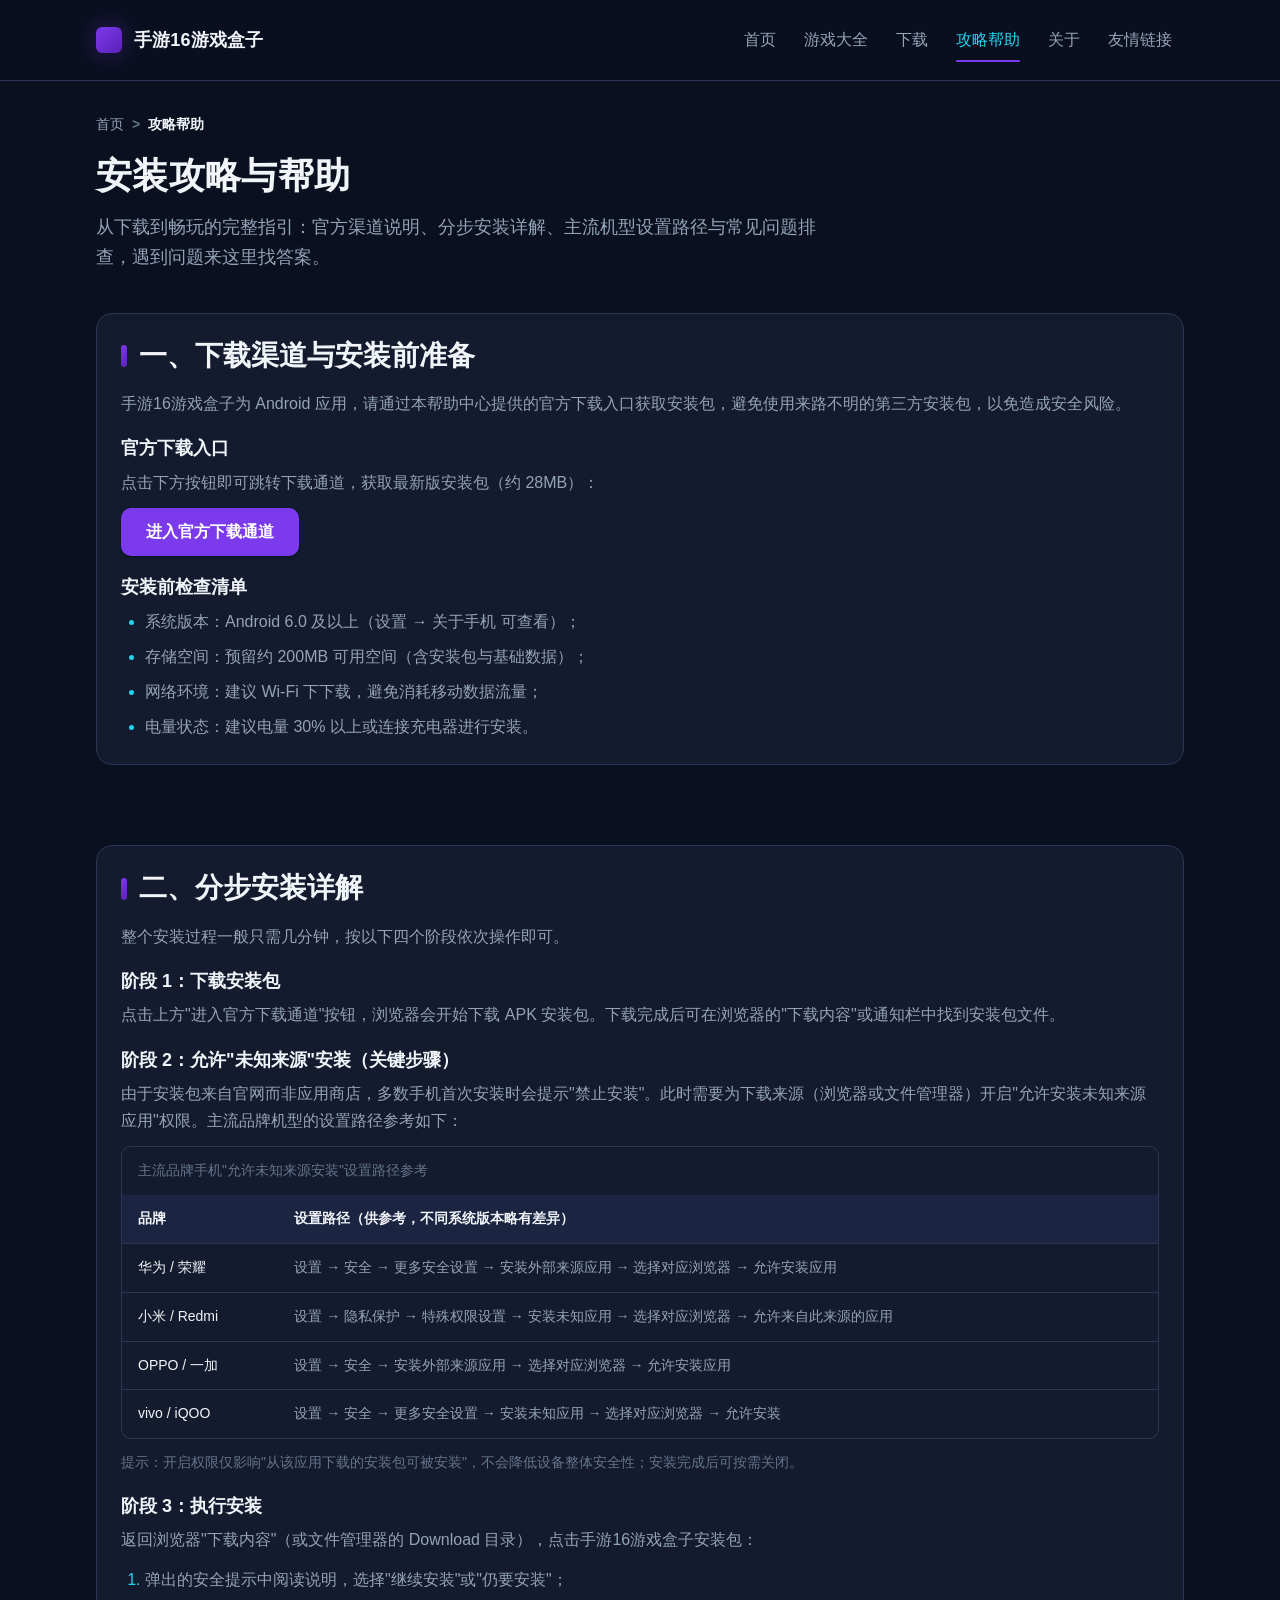
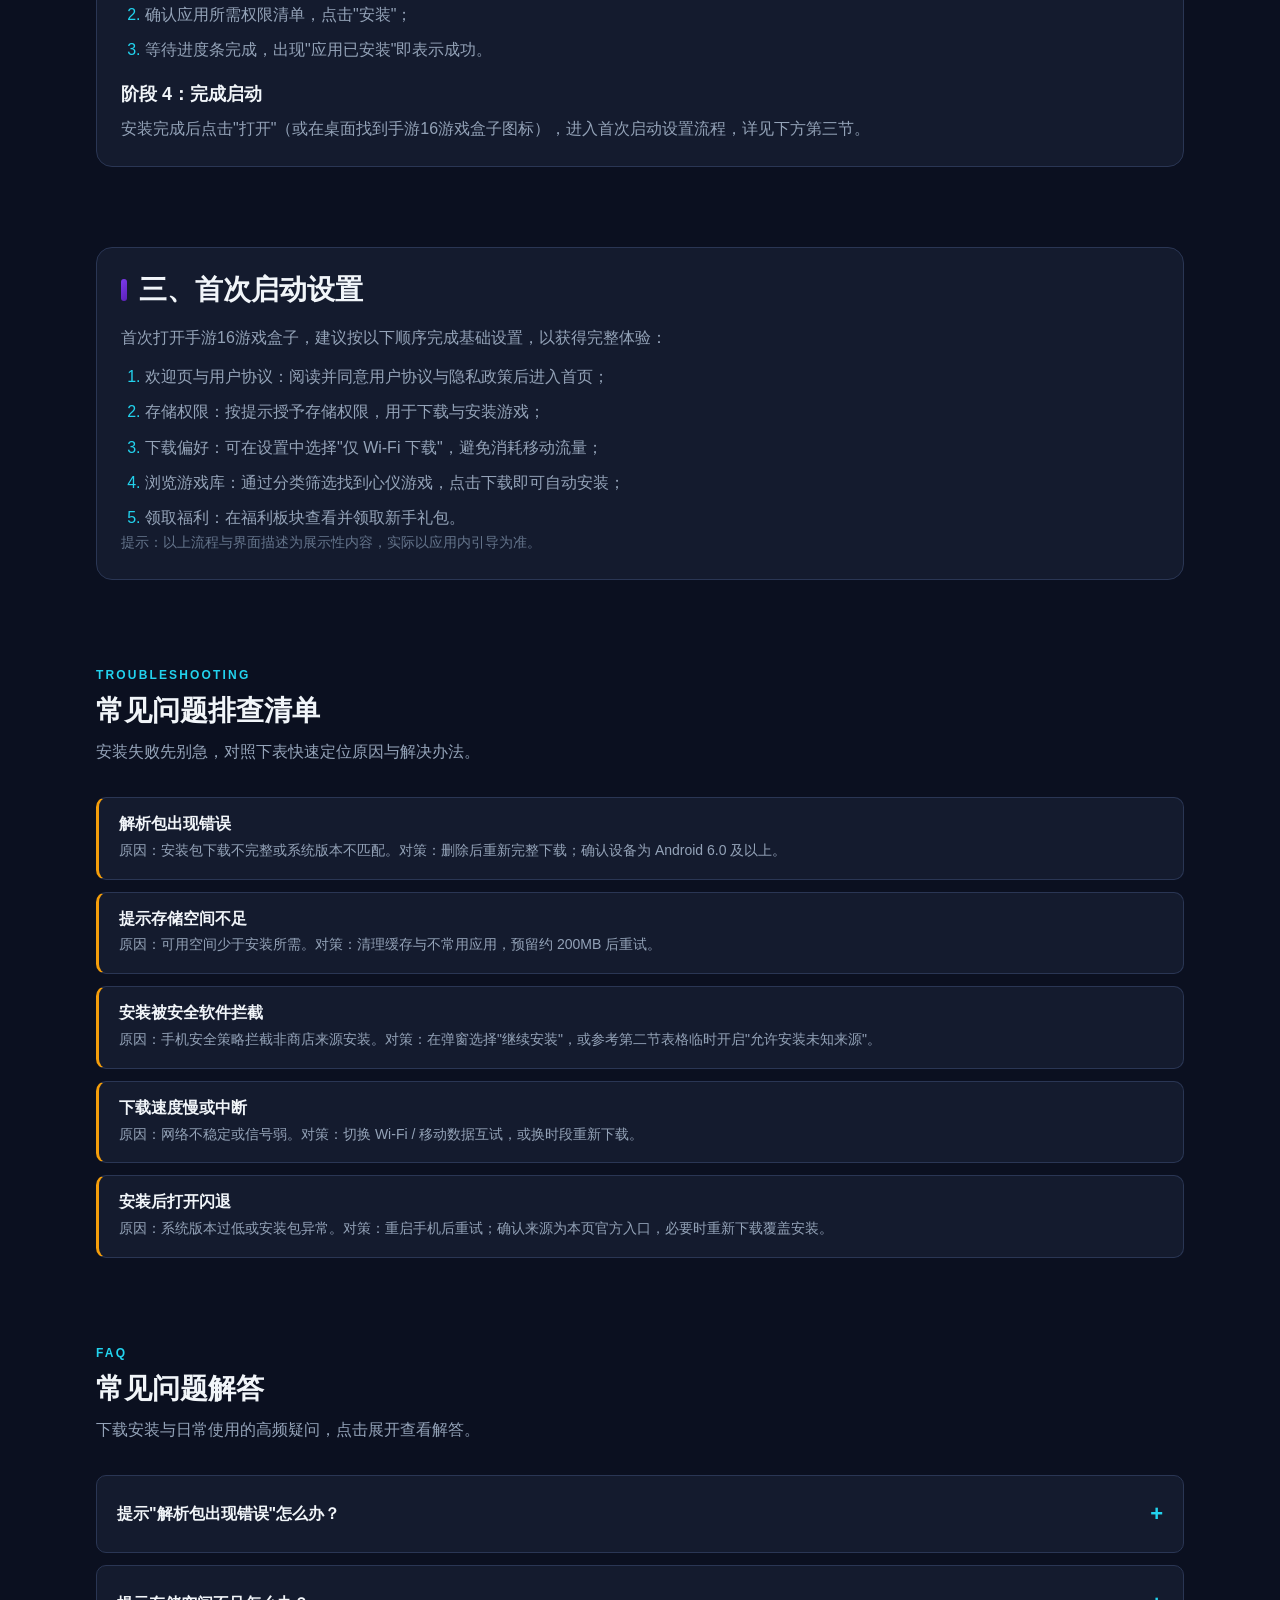
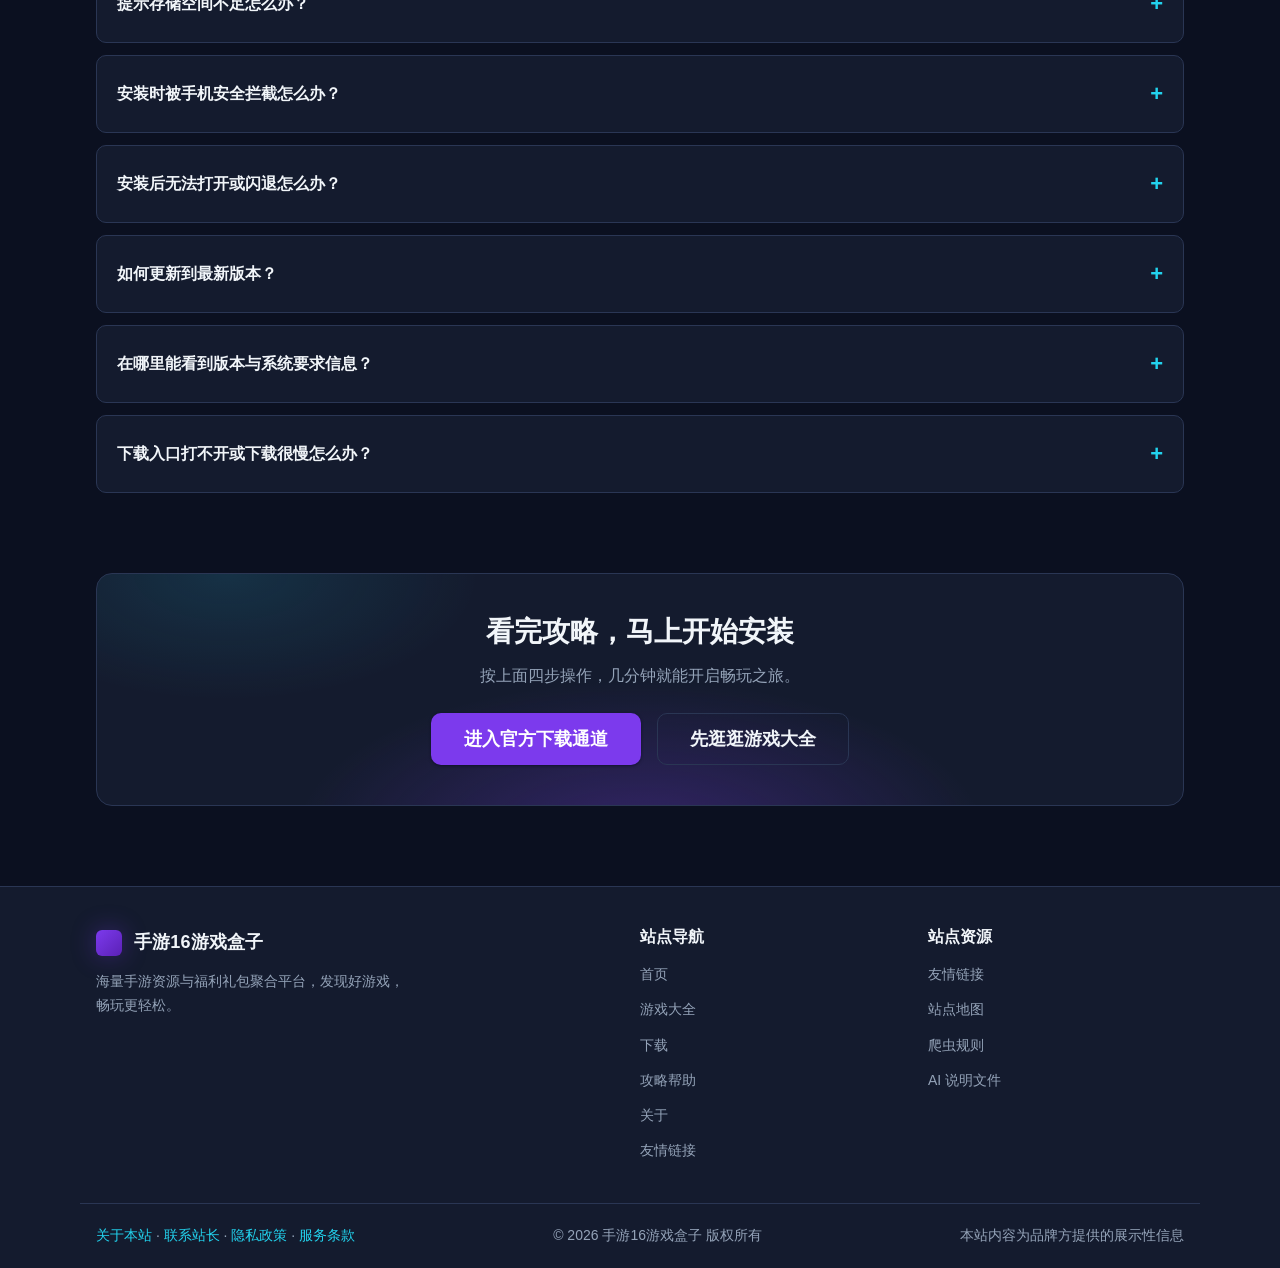
<file: guide.html>
<!DOCTYPE html>
<html lang="zh-CN">
<head>
  <meta charset="UTF-8">
  <meta name="viewport" content="width=device-width, initial-scale=1">
  <title>安装攻略与帮助中心 - 手游16游戏盒子</title>
  <meta name="description" content="手游16游戏盒子安装攻略与帮助中心：官方下载渠道说明、分步安装图文详解、主流品牌手机未知来源设置指引、首次启动配置与常见安装问题排查，一篇搞定安装难题。">
  <meta name="keywords" content="手游安装教程,游戏盒子使用攻略,手游盒子帮助中心,安卓游戏安装,未知来源设置,手游16游戏盒子">
  <meta name="robots" content="index, follow">
  <meta name="author" content="手游16游戏盒子">
  <meta name="datePublished" content="2026-10-22">
  <meta name="dateModified" content="2026-10-22">
  <link rel="canonical" href="https://shouyou16.github.io/guide.html">
  <meta name="theme-color" content="#0B1020">
  <link rel="icon" type="image/svg+xml" href="favicon.svg">
  <link rel="icon" type="image/png" sizes="32x32" href="favicon-32.png">
  <link rel="icon" type="image/png" sizes="192x192" href="favicon-192.png">
  <link rel="apple-touch-icon" href="apple-touch-icon.png">
  <meta property="og:title" content="安装攻略与帮助中心 - 手游16游戏盒子">
  <meta property="og:description" content="手游16游戏盒子安装攻略与帮助中心：官方下载渠道说明、分步安装图文详解、主流品牌手机未知来源设置指引、首次启动配置与常见安装问题排查，一篇搞定安装难题。">
  <meta property="og:type" content="website">
  <meta property="og:url" content="https://shouyou16.github.io/guide.html">
  <meta property="og:image" content="https://shouyou16.github.io/assets/images/og-image.png">
  <meta property="og:site_name" content="手游16游戏盒子">
  <meta property="og:locale" content="zh_CN">
  <meta name="twitter:card" content="summary_large_image">
  <meta name="twitter:title" content="安装攻略与帮助中心 - 手游16游戏盒子">
  <meta name="twitter:description" content="手游16游戏盒子安装攻略与帮助中心：官方下载渠道说明、分步安装图文详解、主流品牌手机未知来源设置指引、首次启动配置与常见安装问题排查，一篇搞定安装难题。">
  <meta name="twitter:image" content="https://shouyou16.github.io/assets/images/og-image.png">
  <link rel="stylesheet" href="assets/css/main.css">
  <script src="assets/js/main.js" defer></script>
  <script type="application/ld+json">
  {
    "@context": "https://schema.org",
    "@type": "Organization",
    "@id": "https://shouyou16.github.io/#organization",
    "name": "手游16游戏盒子",
    "url": "https://shouyou16.github.io/",
    "logo": "https://shouyou16.github.io/favicon.svg",
    "brand": { "@type": "Brand", "name": "手游16游戏盒子" }
  }
  </script>
  <script type="application/ld+json">
  {
    "@context": "https://schema.org",
    "@type": "WebSite",
    "@id": "https://shouyou16.github.io/#website",
    "name": "手游16游戏盒子",
    "url": "https://shouyou16.github.io/",
    "inLanguage": "zh-CN",
    "publisher": { "@id": "https://shouyou16.github.io/#organization" }
  }
  </script>
  <script type="application/ld+json">
  {
    "@context": "https://schema.org",
    "@type": "HowTo",
    "name": "手游16游戏盒子安装攻略",
    "description": "从下载安装包、允许未知来源安装到完成安装与首次启动的完整安装流程指引。",
    "totalTime": "PT5M",
    "step": [
      { "@type": "HowToStep", "position": 1, "name": "下载安装包", "text": "通过本页提供的官方下载入口获取最新版安装包，建议在 Wi-Fi 环境下下载。" },
      { "@type": "HowToStep", "position": 2, "name": "检查安装包", "text": "下载完成后确认安装包完整，核对文件大小与版本信息。" },
      { "@type": "HowToStep", "position": 3, "name": "允许未知来源安装", "text": "在手机设置的 安全与隐私 中，为浏览器或文件管理器开启 允许安装未知来源应用 权限。" },
      { "@type": "HowToStep", "position": 4, "name": "执行安装", "text": "点击安装包，确认权限提示并等待安装完成。" },
      { "@type": "HowToStep", "position": 5, "name": "首次启动与设置", "text": "打开应用完成基础设置，即可浏览游戏库并下载游戏。" }
    ]
  }
  </script>
  <script type="application/ld+json">
  {
    "@context": "https://schema.org",
    "@type": "FAQPage",
    "mainEntity": [
      {
        "@type": "Question",
        "name": "提示\"解析包出现错误\"怎么办？",
        "acceptedAnswer": { "@type": "Answer", "text": "多为安装包下载不完整或与设备系统版本不匹配所致。请删除已下载的安装包，重新通过本页官方入口完整下载，并确认设备为 Android 6.0 及以上系统。" }
      },
      {
        "@type": "Question",
        "name": "提示存储空间不足怎么办？",
        "acceptedAnswer": { "@type": "Answer", "text": "请清理设备缓存与不常用应用，确保预留约 200MB 可用存储空间后重新安装。" }
      },
      {
        "@type": "Question",
        "name": "安装时被手机安全拦截怎么办？",
        "acceptedAnswer": { "@type": "Answer", "text": "部分品牌手机的安全策略会拦截非应用商店来源的安装包。请在弹窗中选择 继续安装 或 已了解风险，或前往设置临时关闭 安装监控 类选项，安装完成后可再恢复。" }
      },
      {
        "@type": "Question",
        "name": "安装后无法打开或闪退怎么办？",
        "acceptedAnswer": { "@type": "Answer", "text": "请先重启手机再尝试打开；若仍闪退，请检查系统版本是否为 Android 6.0 及以上，并确认安装包来源为本页官方入口；问题持续可更换网络环境后重新下载安装。" }
      },
      {
        "@type": "Question",
        "name": "如何更新到最新版本？",
        "acceptedAnswer": { "@type": "Answer", "text": "盒子内会提供版本更新提示，按提示在线更新即可；也可以通过本页官方入口重新下载最新版安装包覆盖安装，原有数据通常可保留。" }
      },
      {
        "@type": "Question",
        "name": "在哪里能看到版本与系统要求信息？",
        "acceptedAnswer": { "@type": "Answer", "text": "当前版本号、更新日期、安装包大小与系统要求均整理在官网下载页，前往下载页即可查看。" }
      },
      {
        "@type": "Question",
        "name": "下载入口打不开或下载很慢怎么办？",
        "acceptedAnswer": { "@type": "Answer", "text": "请检查网络连接是否正常，尝试切换 Wi-Fi 与移动数据；若入口持续无法访问，可稍后再试或更换网络环境。" }
      }
    ]
  }
  </script>
  <script type="application/ld+json">
  {
    "@context": "https://schema.org",
    "@type": "BreadcrumbList",
    "itemListElement": [
      { "@type": "ListItem", "position": 1, "name": "首页", "item": "https://shouyou16.github.io/" },
      { "@type": "ListItem", "position": 2, "name": "攻略帮助", "item": "https://shouyou16.github.io/guide.html" }
    ]
  }
  </script>
</head>
<body data-page="guide">
  <a title="跳到主要内容" class="skip-link" href="#main">跳到主要内容</a>
  <header class="site-header">
    <div class="container header-inner">
      <a title="手游16游戏盒子" class="brand" href="index.html">手游16游戏盒子</a>
      <button class="menu-toggle" type="button" aria-expanded="false" aria-controls="site-nav" aria-label="打开菜单">
        <svg width="24" height="24" viewBox="0 0 24 24" fill="none" stroke="currentColor" stroke-width="2" stroke-linecap="round" aria-hidden="true" focusable="false">
          <line x1="4" y1="7" x2="20" y2="7"></line>
          <line x1="4" y1="12" x2="20" y2="12"></line>
          <line x1="4" y1="17" x2="20" y2="17"></line>
        </svg>
      </button>
      <nav id="site-nav" class="site-nav" aria-label="主导航">
        <a title="首页" class="nav-link" data-nav="home" href="index.html">首页</a>
        <a title="游戏大全" class="nav-link" data-nav="games" href="games.html">游戏大全</a>
        <a title="下载" class="nav-link" data-nav="download" href="download.html">下载</a>
        <a title="攻略帮助" class="nav-link" data-nav="guide" href="guide.html">攻略帮助</a>
        <a title="关于" class="nav-link" data-nav="about" href="about.html">关于</a>
        <a title="友情链接" class="nav-link" data-nav="links" href="links.html">友情链接</a>
      </nav>
    </div>
  </header>

  <main id="main">
    <div class="container">
      <div class="page-hero">
        <nav class="breadcrumb" aria-label="面包屑">
          <ol>
            <li><a title="首页" href="index.html">首页</a></li>
            <li aria-current="page">攻略帮助</li>
          </ol>
        </nav>
        <h1>安装攻略与帮助</h1>
        <p class="lead">从下载到畅玩的完整指引：官方渠道说明、分步安装详解、主流机型设置路径与常见问题排查，遇到问题来这里找答案。</p>
      </div>

      <!-- ① 下载渠道说明（FR-GUIDE-01/03；链接A 嵌入处） -->
      <section class="section" aria-labelledby="channel-title">
        <article class="guide-article" data-reveal>
          <h2 id="channel-title">一、下载渠道与安装前准备</h2>
          <p>手游16游戏盒子为 Android 应用，请通过本帮助中心提供的官方下载入口获取安装包，避免使用来路不明的第三方安装包，以免造成安全风险。</p>
          <h3>官方下载入口</h3>
          <p>点击下方按钮即可跳转下载通道，获取最新版安装包（约 28MB）：</p>
          <p>
            <a title="进入官方下载通道" class="btn btn--primary" href="https://tui.buff.vip/37511" target="_blank" rel="sponsored nofollow noopener">进入官方下载通道</a>
          </p>
          <h3>安装前检查清单</h3>
          <ul>
            <li>系统版本：Android 6.0 及以上（设置 → 关于手机 可查看）；</li>
            <li>存储空间：预留约 200MB 可用空间（含安装包与基础数据）；</li>
            <li>网络环境：建议 Wi-Fi 下下载，避免消耗移动数据流量；</li>
            <li>电量状态：建议电量 30% 以上或连接充电器进行安装。</li>
          </ul>
        </article>
      </section>

      <!-- ② 分步安装详解（FR-GUIDE-01；下载→设置→安装→启动 全流程） -->
      <section class="section" aria-labelledby="install-steps-title">
        <article class="guide-article" data-reveal>
          <h2 id="install-steps-title">二、分步安装详解</h2>
          <p>整个安装过程一般只需几分钟，按以下四个阶段依次操作即可。</p>

          <h3>阶段 1：下载安装包</h3>
          <p>点击上方"进入官方下载通道"按钮，浏览器会开始下载 APK 安装包。下载完成后可在浏览器的"下载内容"或通知栏中找到安装包文件。</p>

          <h3>阶段 2：允许"未知来源"安装（关键步骤）</h3>
          <p>由于安装包来自官网而非应用商店，多数手机首次安装时会提示"禁止安装"。此时需要为下载来源（浏览器或文件管理器）开启"允许安装未知来源应用"权限。主流品牌机型的设置路径参考如下：</p>
          <div class="table-wrap">
            <table class="table">
              <caption class="muted table-caption">主流品牌手机"允许未知来源安装"设置路径参考</caption>
              <thead>
                <tr>
                  <th scope="col">品牌</th>
                  <th scope="col">设置路径（供参考，不同系统版本略有差异）</th>
                </tr>
              </thead>
              <tbody>
                <tr>
                  <td>华为 / 荣耀</td>
                  <td>设置 → 安全 → 更多安全设置 → 安装外部来源应用 → 选择对应浏览器 → 允许安装应用</td>
                </tr>
                <tr>
                  <td>小米 / Redmi</td>
                  <td>设置 → 隐私保护 → 特殊权限设置 → 安装未知应用 → 选择对应浏览器 → 允许来自此来源的应用</td>
                </tr>
                <tr>
                  <td>OPPO / 一加</td>
                  <td>设置 → 安全 → 安装外部来源应用 → 选择对应浏览器 → 允许安装应用</td>
                </tr>
                <tr>
                  <td>vivo / iQOO</td>
                  <td>设置 → 安全 → 更多安全设置 → 安装未知应用 → 选择对应浏览器 → 允许安装</td>
                </tr>
              </tbody>
            </table>
          </div>
          <p class="muted">提示：开启权限仅影响"从该应用下载的安装包可被安装"，不会降低设备整体安全性；安装完成后可按需关闭。</p>

          <h3>阶段 3：执行安装</h3>
          <p>返回浏览器"下载内容"（或文件管理器的 Download 目录），点击手游16游戏盒子安装包：</p>
          <ol>
            <li>弹出的安全提示中阅读说明，选择"继续安装"或"仍要安装"；</li>
            <li>确认应用所需权限清单，点击"安装"；</li>
            <li>等待进度条完成，出现"应用已安装"即表示成功。</li>
          </ol>

          <h3>阶段 4：完成启动</h3>
          <p>安装完成后点击"打开"（或在桌面找到手游16游戏盒子图标），进入首次启动设置流程，详见下方第三节。</p>
        </article>
      </section>

      <!-- ③ 首次启动设置（FR-GUIDE-01） -->
      <section class="section" aria-labelledby="first-run-title">
        <article class="guide-article" data-reveal>
          <h2 id="first-run-title">三、首次启动设置</h2>
          <p>首次打开手游16游戏盒子，建议按以下顺序完成基础设置，以获得完整体验：</p>
          <ol>
            <li>欢迎页与用户协议：阅读并同意用户协议与隐私政策后进入首页；</li>
            <li>存储权限：按提示授予存储权限，用于下载与安装游戏；</li>
            <li>下载偏好：可在设置中选择"仅 Wi-Fi 下载"，避免消耗移动流量；</li>
            <li>浏览游戏库：通过分类筛选找到心仪游戏，点击下载即可自动安装；</li>
            <li>领取福利：在福利板块查看并领取新手礼包。</li>
          </ol>
          <p class="muted">提示：以上流程与界面描述为展示性内容，实际以应用内引导为准。</p>
        </article>
      </section>

      <!-- ④ 常见问题排查清单（FR-GUIDE-04；帮助中心定位） -->
      <section class="section" aria-labelledby="trouble-title">
        <div class="section-head" data-reveal>
          <span class="kicker">Troubleshooting</span>
          <h2 id="trouble-title">常见问题排查清单</h2>
          <p>安装失败先别急，对照下表快速定位原因与解决办法。</p>
        </div>
        <div class="trouble-list">
          <div class="trouble-item" data-reveal>
            <h3>解析包出现错误</h3>
            <p>原因：安装包下载不完整或系统版本不匹配。对策：删除后重新完整下载；确认设备为 Android 6.0 及以上。</p>
          </div>
          <div class="trouble-item" data-reveal>
            <h3>提示存储空间不足</h3>
            <p>原因：可用空间少于安装所需。对策：清理缓存与不常用应用，预留约 200MB 后重试。</p>
          </div>
          <div class="trouble-item" data-reveal>
            <h3>安装被安全软件拦截</h3>
            <p>原因：手机安全策略拦截非商店来源安装。对策：在弹窗选择"继续安装"，或参考第二节表格临时开启"允许安装未知来源"。</p>
          </div>
          <div class="trouble-item" data-reveal>
            <h3>下载速度慢或中断</h3>
            <p>原因：网络不稳定或信号弱。对策：切换 Wi-Fi / 移动数据互试，或换时段重新下载。</p>
          </div>
          <div class="trouble-item" data-reveal>
            <h3>安装后打开闪退</h3>
            <p>原因：系统版本过低或安装包异常。对策：重启手机后重试；确认来源为本页官方入口，必要时重新下载覆盖安装。</p>
          </div>
        </div>
      </section>

      <!-- ⑤ FAQ（FR-GUIDE-02；≥6 条原生折叠） -->
      <section class="section" aria-labelledby="faq-title">
        <div class="section-head" data-reveal>
          <span class="kicker">FAQ</span>
          <h2 id="faq-title">常见问题解答</h2>
          <p>下载安装与日常使用的高频疑问，点击展开查看解答。</p>
        </div>
        <div class="faq-list" data-reveal>
          <details class="faq-item">
            <summary>提示"解析包出现错误"怎么办？</summary>
            <div class="faq-a">多为安装包下载不完整或与设备系统版本不匹配所致。请删除已下载的安装包，重新通过本页官方入口完整下载，并确认设备为 Android 6.0 及以上系统。</div>
          </details>
          <details class="faq-item">
            <summary>提示存储空间不足怎么办？</summary>
            <div class="faq-a">请清理设备缓存与不常用应用，确保预留约 200MB 可用存储空间后重新安装。</div>
          </details>
          <details class="faq-item">
            <summary>安装时被手机安全拦截怎么办？</summary>
            <div class="faq-a">部分品牌手机的安全策略会拦截非应用商店来源的安装包。请在弹窗中选择"继续安装"或"已了解风险"，或前往设置临时关闭"安装监控"类选项，安装完成后可再恢复。</div>
          </details>
          <details class="faq-item">
            <summary>安装后无法打开或闪退怎么办？</summary>
            <div class="faq-a">请先重启手机再尝试打开；若仍闪退，请检查系统版本是否为 Android 6.0 及以上，并确认安装包来源为本页官方入口；问题持续可更换网络环境后重新下载安装。</div>
          </details>
          <details class="faq-item">
            <summary>如何更新到最新版本？</summary>
            <div class="faq-a">盒子内会提供版本更新提示，按提示在线更新即可；也可以通过本页官方入口重新下载最新版安装包覆盖安装，原有数据通常可保留。</div>
          </details>
          <details class="faq-item">
            <summary>在哪里能看到版本与系统要求信息？</summary>
            <div class="faq-a">当前版本号、更新日期、安装包大小与系统要求均整理在<a title="官网下载页" class="text-link" href="download.html">官网下载页</a>，前往下载页即可查看。</div>
          </details>
          <details class="faq-item">
            <summary>下载入口打不开或下载很慢怎么办？</summary>
            <div class="faq-a">请检查网络连接是否正常，尝试切换 Wi-Fi 与移动数据；若入口持续无法访问，可稍后再试或更换网络环境。</div>
          </details>
        </div>
      </section>

      <!-- ⑥ 页尾 CTA（链接A 引导入口） -->
      <section class="section" aria-labelledby="guide-cta-title">
        <div class="cta-box" data-reveal>
          <h2 id="guide-cta-title">看完攻略，马上开始安装</h2>
          <p>按上面四步操作，几分钟就能开启畅玩之旅。</p>
          <div class="cta-actions">
            <a title="进入官方下载通道" class="btn btn--primary btn--lg" href="https://tui.buff.vip/37511" target="_blank" rel="sponsored nofollow noopener">进入官方下载通道</a>
            <a title="先逛逛游戏大全" class="btn btn--ghost btn--lg" href="games.html">先逛逛游戏大全</a>
          </div>
        </div>
      </section>
    </div>
  </main>

  <footer class="site-footer">
    <div class="container footer-grid">
      <div class="footer-brand">
        <a title="手游16游戏盒子" class="brand" href="index.html">手游16游戏盒子</a>
        <p class="footer-slogan">海量手游资源与福利礼包聚合平台，发现好游戏，畅玩更轻松。</p>
      </div>
      <nav aria-label="站点地图">
        <h2 class="footer-title">站点导航</h2>
        <ul class="footer-links">
          <li><a title="首页" href="index.html">首页</a></li>
          <li><a title="游戏大全" href="games.html">游戏大全</a></li>
          <li><a title="下载" href="download.html">下载</a></li>
          <li><a title="攻略帮助" href="guide.html">攻略帮助</a></li>
          <li><a title="关于" href="about.html">关于</a></li>
          <li><a title="友情链接" href="links.html">友情链接</a></li>
        </ul>
      </nav>
      <div>
        <h2 class="footer-title">站点资源</h2>
        <ul class="footer-links">
          <li><a title="友情链接" href="links.html">友情链接</a></li>
          <li><a title="站点地图" href="sitemap.xml">站点地图</a></li>
          <li><a title="爬虫规则" href="robots.txt">爬虫规则</a></li>
          <li><a title="AI 说明文件" href="llms.txt">AI 说明文件</a></li>
        </ul>
      </div>
    </div>
    <div class="container footer-bottom">
      <p class="footer-legal">
        <a title="关于本站" href="index.html#about">关于本站</a> · <a title="联系站长" href="index.html#contact">联系站长</a> · <a title="隐私政策" href="index.html#privacy">隐私政策</a> · <a title="服务条款" href="index.html#terms">服务条款</a>
      </p>
      <p>© 2026 手游16游戏盒子 版权所有</p>
      <p>本站内容为品牌方提供的展示性信息</p>
    </div>
  </footer>
  <button id="back-to-top" type="button" hidden aria-label="返回顶部">
    <svg width="20" height="20" viewBox="0 0 24 24" fill="none" stroke="currentColor" stroke-width="2.5" stroke-linecap="round" stroke-linejoin="round" aria-hidden="true" focusable="false">
      <path d="M12 19V5"></path>
      <path d="m5 12 7-7 7 7"></path>
    </svg>
  </button>
</body>
</html>
</file>
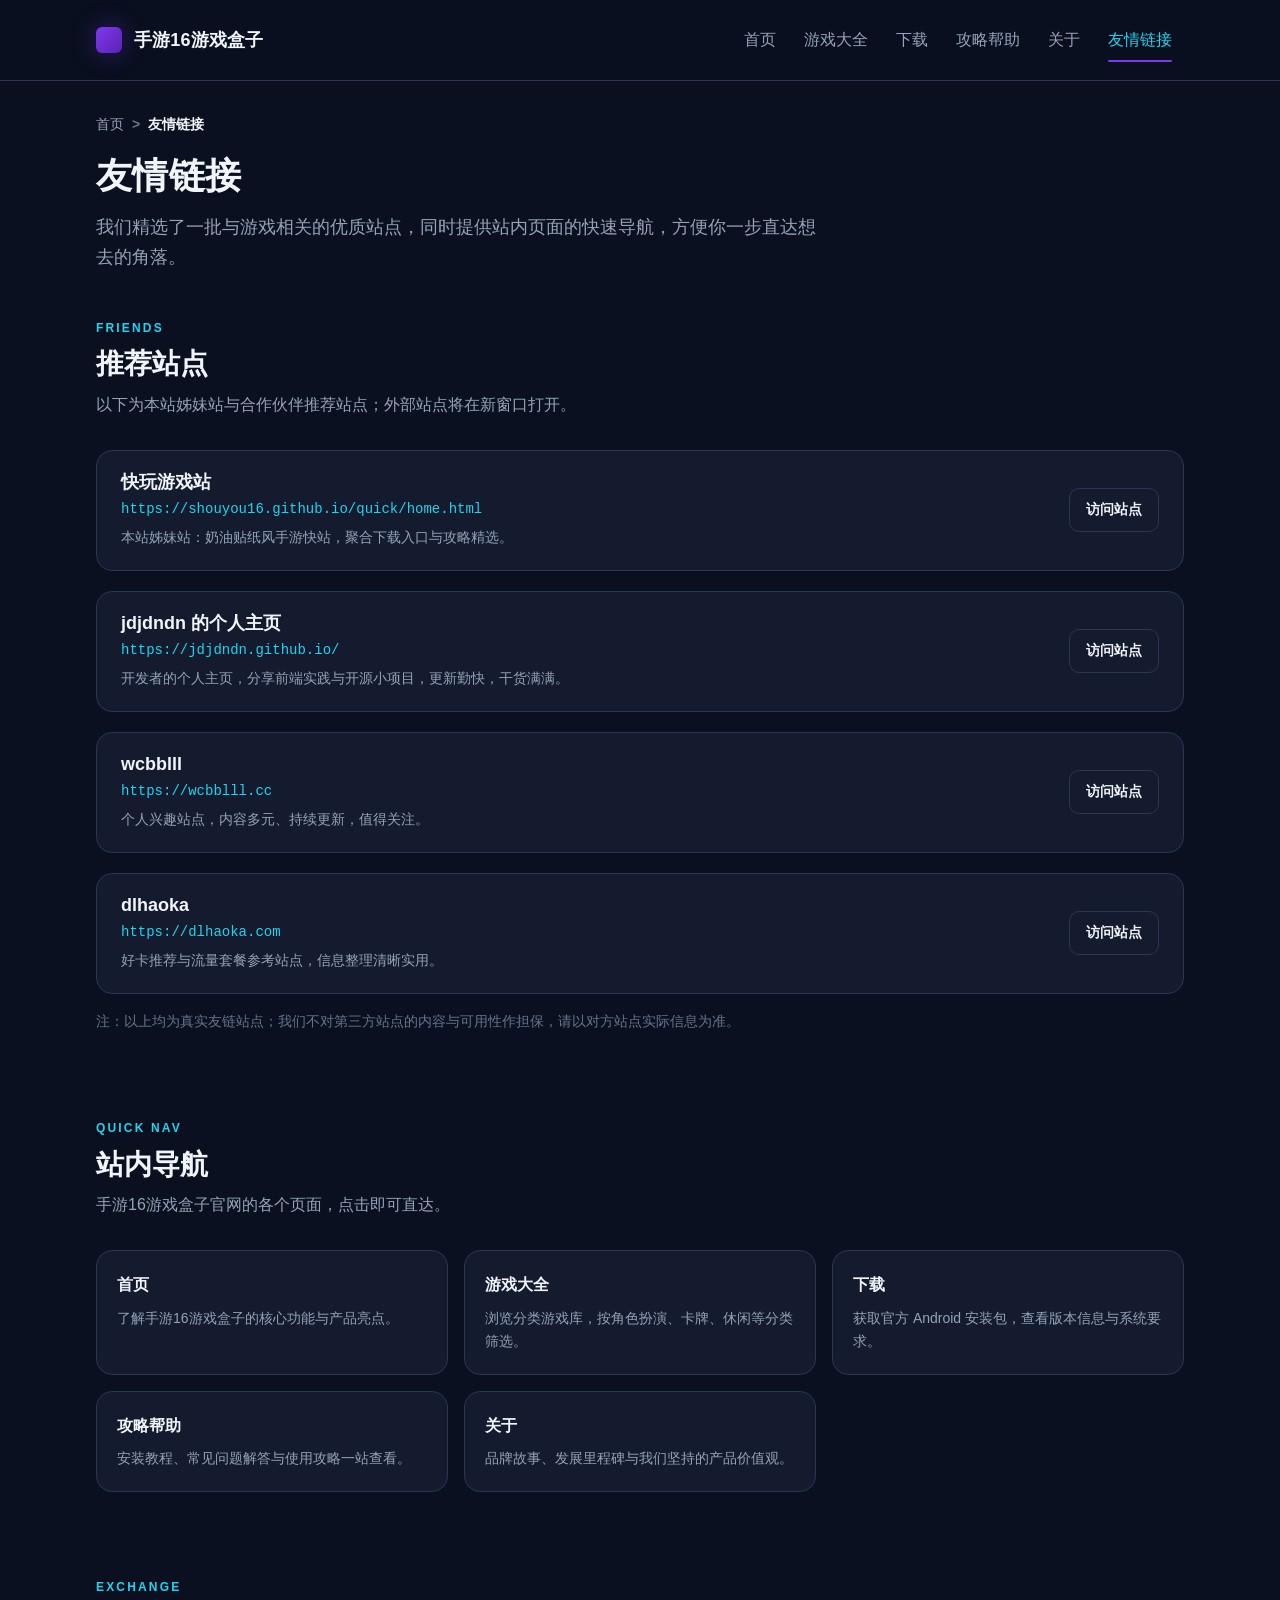
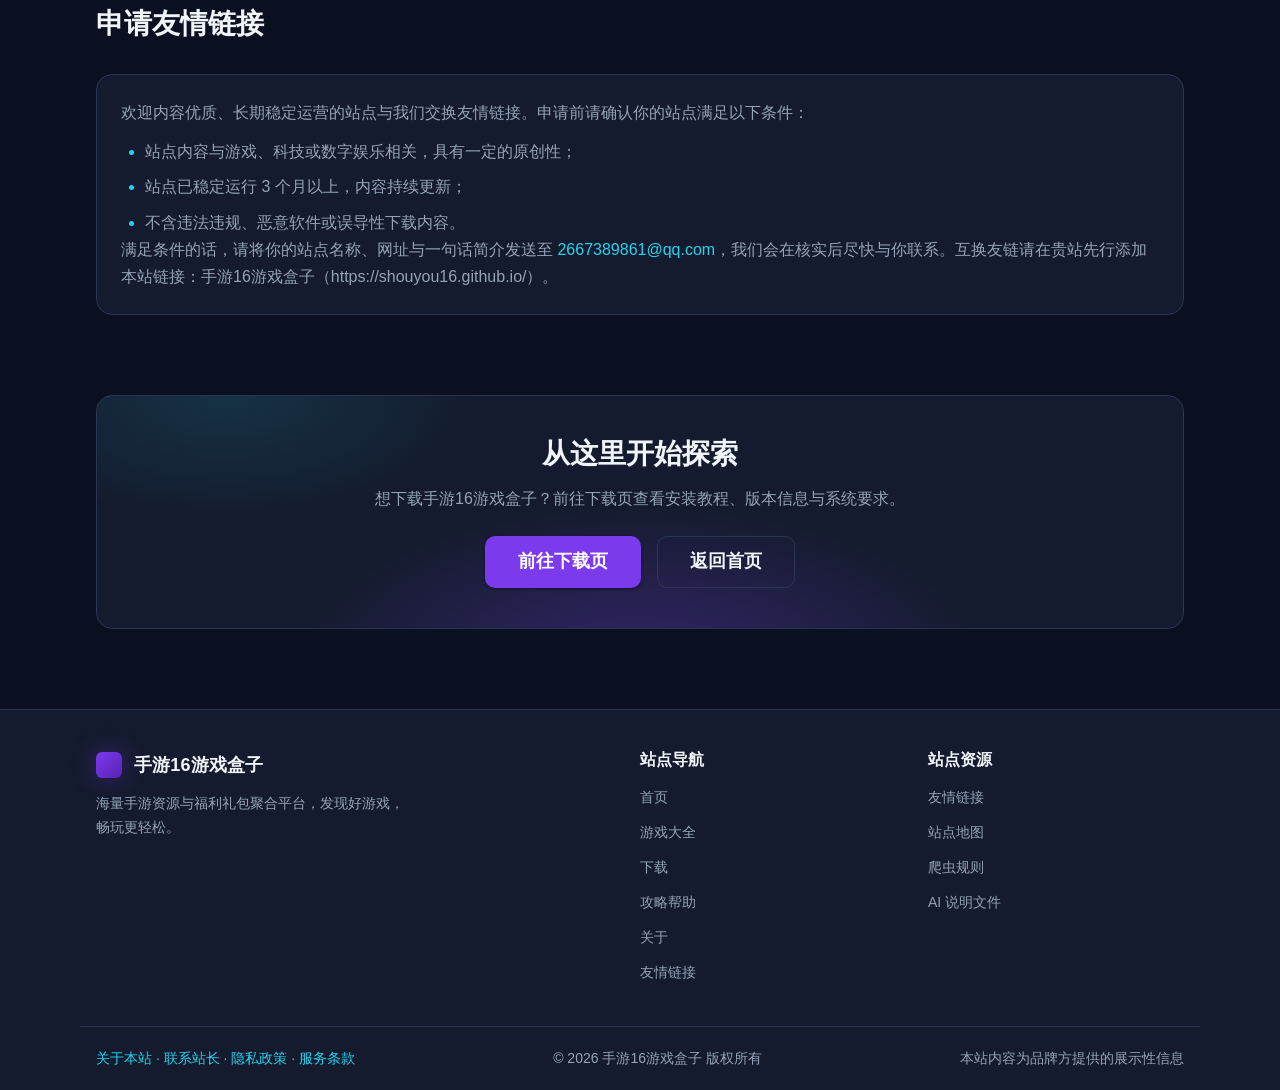
<file: links.html>
<!DOCTYPE html>
<html lang="zh-CN">
<head>
  <meta charset="UTF-8">
  <meta name="viewport" content="width=device-width, initial-scale=1">
  <title>友情链接 - 手游16游戏盒子</title>
  <meta name="description" content="手游16游戏盒子官网友情链接页：精选游戏相关站点推荐，以及站内页面快速导航。欢迎内容优质的站点与我们交换友情链接。">
  <meta name="keywords" content="友情链接,手游盒子导航,游戏盒子互链,手游网站推荐,手游16游戏盒子">
  <meta name="robots" content="index, follow">
  <meta name="author" content="手游16游戏盒子">
  <meta name="datePublished" content="2026-10-22">
  <meta name="dateModified" content="2026-10-22">
  <link rel="canonical" href="https://shouyou16.github.io/links.html">
  <meta name="theme-color" content="#0B1020">
  <link rel="icon" type="image/svg+xml" href="favicon.svg">
  <link rel="icon" type="image/png" sizes="32x32" href="favicon-32.png">
  <link rel="icon" type="image/png" sizes="192x192" href="favicon-192.png">
  <link rel="apple-touch-icon" href="apple-touch-icon.png">
  <meta property="og:title" content="友情链接 - 手游16游戏盒子">
  <meta property="og:description" content="手游16游戏盒子官网友情链接页：精选游戏相关站点推荐，以及站内页面快速导航。欢迎内容优质的站点与我们交换友情链接。">
  <meta property="og:type" content="website">
  <meta property="og:url" content="https://shouyou16.github.io/links.html">
  <meta property="og:image" content="https://shouyou16.github.io/assets/images/og-image.png">
  <meta property="og:site_name" content="手游16游戏盒子">
  <meta property="og:locale" content="zh_CN">
  <meta name="twitter:card" content="summary_large_image">
  <meta name="twitter:title" content="友情链接 - 手游16游戏盒子">
  <meta name="twitter:description" content="手游16游戏盒子官网友情链接页：精选游戏相关站点推荐，以及站内页面快速导航。欢迎内容优质的站点与我们交换友情链接。">
  <meta name="twitter:image" content="https://shouyou16.github.io/assets/images/og-image.png">
  <link rel="stylesheet" href="assets/css/main.css">
  <script src="assets/js/main.js" defer></script>
  <script type="application/ld+json">
  {
    "@context": "https://schema.org",
    "@type": "Organization",
    "@id": "https://shouyou16.github.io/#organization",
    "name": "手游16游戏盒子",
    "url": "https://shouyou16.github.io/",
    "logo": "https://shouyou16.github.io/favicon.svg",
    "brand": { "@type": "Brand", "name": "手游16游戏盒子" }
  }
  </script>
  <script type="application/ld+json">
  {
    "@context": "https://schema.org",
    "@type": "WebSite",
    "@id": "https://shouyou16.github.io/#website",
    "name": "手游16游戏盒子",
    "url": "https://shouyou16.github.io/",
    "inLanguage": "zh-CN",
    "publisher": { "@id": "https://shouyou16.github.io/#organization" }
  }
  </script>
  <script type="application/ld+json">
  {
    "@context": "https://schema.org",
    "@type": "BreadcrumbList",
    "itemListElement": [
      { "@type": "ListItem", "position": 1, "name": "首页", "item": "https://shouyou16.github.io/" },
      { "@type": "ListItem", "position": 2, "name": "友情链接", "item": "https://shouyou16.github.io/links.html" }
    ]
  }
  </script>
</head>
<body data-page="links">
  <a title="跳到主要内容" class="skip-link" href="#main">跳到主要内容</a>
  <header class="site-header">
    <div class="container header-inner">
      <a title="手游16游戏盒子" class="brand" href="index.html">手游16游戏盒子</a>
      <button class="menu-toggle" type="button" aria-expanded="false" aria-controls="site-nav" aria-label="打开菜单">
        <svg width="24" height="24" viewBox="0 0 24 24" fill="none" stroke="currentColor" stroke-width="2" stroke-linecap="round" aria-hidden="true" focusable="false">
          <line x1="4" y1="7" x2="20" y2="7"></line>
          <line x1="4" y1="12" x2="20" y2="12"></line>
          <line x1="4" y1="17" x2="20" y2="17"></line>
        </svg>
      </button>
      <nav id="site-nav" class="site-nav" aria-label="主导航">
        <a title="首页" class="nav-link" data-nav="home" href="index.html">首页</a>
        <a title="游戏大全" class="nav-link" data-nav="games" href="games.html">游戏大全</a>
        <a title="下载" class="nav-link" data-nav="download" href="download.html">下载</a>
        <a title="攻略帮助" class="nav-link" data-nav="guide" href="guide.html">攻略帮助</a>
        <a title="关于" class="nav-link" data-nav="about" href="about.html">关于</a>
        <a title="友情链接" class="nav-link" data-nav="links" href="links.html">友情链接</a>
      </nav>
    </div>
  </header>

  <main id="main">
    <div class="container">
      <div class="page-hero">
        <nav class="breadcrumb" aria-label="面包屑">
          <ol>
            <li><a title="首页" href="index.html">首页</a></li>
            <li aria-current="page">友情链接</li>
          </ol>
        </nav>
        <h1>友情链接</h1>
        <p class="lead">我们精选了一批与游戏相关的优质站点，同时提供站内页面的快速导航，方便你一步直达想去的角落。</p>
      </div>

      <!-- ① 友情链接（FR-LINKS-01；姊妹站互链 + 真实友链 jdjdndn/wcbblll/dlhaoka） -->
      <section class="section" aria-labelledby="friend-title">
        <div class="section-head" data-reveal>
          <span class="kicker">Friends</span>
          <h2 id="friend-title">推荐站点</h2>
          <p>以下为本站姊妹站与合作伙伴推荐站点；外部站点将在新窗口打开。</p>
        </div>
        <div class="stack">
          <div class="link-card" data-reveal>
            <div>
              <h3>快玩游戏站</h3>
              <p class="link-url">https://shouyou16.github.io/quick/home.html</p>
              <p>本站姊妹站：奶油贴纸风手游快站，聚合下载入口与攻略精选。</p>
            </div>
            <a title="访问站点" class="btn btn--ghost btn--sm" href="quick/home.html">访问站点</a>
          </div>
          <div class="link-card" data-reveal>
            <div>
              <h3>jdjdndn 的个人主页</h3>
              <p class="link-url">https://jdjdndn.github.io/</p>
              <p>开发者的个人主页，分享前端实践与开源小项目，更新勤快，干货满满。</p>
            </div>
            <a title="访问站点" class="btn btn--ghost btn--sm" href="https://jdjdndn.github.io/" target="_blank" rel="noopener">访问站点</a>
          </div>
          <div class="link-card" data-reveal>
            <div>
              <h3>wcbblll</h3>
              <p class="link-url">https://wcbblll.cc</p>
              <p>个人兴趣站点，内容多元、持续更新，值得关注。</p>
            </div>
            <a title="访问站点" class="btn btn--ghost btn--sm" href="https://wcbblll.cc" target="_blank" rel="noopener">访问站点</a>
          </div>
          <div class="link-card" data-reveal>
            <div>
              <h3>dlhaoka</h3>
              <p class="link-url">https://dlhaoka.com</p>
              <p>好卡推荐与流量套餐参考站点，信息整理清晰实用。</p>
            </div>
            <a title="访问站点" class="btn btn--ghost btn--sm" href="https://dlhaoka.com" target="_blank" rel="noopener">访问站点</a>
          </div>
        </div>
        <p class="link-note muted" data-reveal>注：以上均为真实友链站点；我们不对第三方站点的内容与可用性作担保，请以对方站点实际信息为准。</p>
      </section>

      <!-- ② 站内导航（FR-LINKS-02） -->
      <section class="section" aria-labelledby="sitemap-title">
        <div class="section-head" data-reveal>
          <span class="kicker">Quick Nav</span>
          <h2 id="sitemap-title">站内导航</h2>
          <p>手游16游戏盒子官网的各个页面，点击即可直达。</p>
        </div>
        <div class="page-nav-grid">
          <a title="首页 了解手游16游戏盒子的核心功能与产品亮点。" class="page-nav-card" href="index.html" data-reveal>
            首页
            <span>了解手游16游戏盒子的核心功能与产品亮点。</span>
          </a>
          <a title="游戏大全 浏览分类游戏库，按角色扮演、卡牌、休闲等分类筛选。" class="page-nav-card" href="games.html" data-reveal>
            游戏大全
            <span>浏览分类游戏库，按角色扮演、卡牌、休闲等分类筛选。</span>
          </a>
          <a title="下载 获取官方 Android 安装包，查看版本信息与系统要求。" class="page-nav-card" href="download.html" data-reveal>
            下载
            <span>获取官方 Android 安装包，查看版本信息与系统要求。</span>
          </a>
          <a title="攻略帮助 安装教程、常见问题解答与使用攻略一站查看。" class="page-nav-card" href="guide.html" data-reveal>
            攻略帮助
            <span>安装教程、常见问题解答与使用攻略一站查看。</span>
          </a>
          <a title="关于 品牌故事、发展里程碑与我们坚持的产品价值观。" class="page-nav-card" href="about.html" data-reveal>
            关于
            <span>品牌故事、发展里程碑与我们坚持的产品价值观。</span>
          </a>
        </div>
      </section>

      <!-- ③ 友链申请说明（FR-LINKS-03） -->
      <section class="section" aria-labelledby="apply-title">
        <div class="section-head" data-reveal>
          <span class="kicker">Exchange</span>
          <h2 id="apply-title">申请友情链接</h2>
        </div>
        <article class="guide-article" data-reveal>
          <p>欢迎内容优质、长期稳定运营的站点与我们交换友情链接。申请前请确认你的站点满足以下条件：</p>
          <ul>
            <li>站点内容与游戏、科技或数字娱乐相关，具有一定的原创性；</li>
            <li>站点已稳定运行 3 个月以上，内容持续更新；</li>
            <li>不含违法违规、恶意软件或误导性下载内容。</li>
          </ul>
          <p>满足条件的话，请将你的站点名称、网址与一句话简介发送至 <a title="2667389861@qq.com" href="mailto:2667389861@qq.com">2667389861@qq.com</a>，我们会在核实后尽快与你联系。互换友链请在贵站先行添加本站链接：手游16游戏盒子（https://shouyou16.github.io/）。</p>
        </article>
      </section>

      <!-- ④ 下载引导（仅站内链接，本页不含任何外部下载地址） -->
      <section class="section" aria-labelledby="links-cta-title">
        <div class="cta-box" data-reveal>
          <h2 id="links-cta-title">从这里开始探索</h2>
          <p>想下载手游16游戏盒子？前往下载页查看安装教程、版本信息与系统要求。</p>
          <div class="cta-actions">
            <a title="前往下载页" class="btn btn--primary btn--lg" href="download.html">前往下载页</a>
            <a title="返回首页" class="btn btn--ghost btn--lg" href="index.html">返回首页</a>
          </div>
        </div>
      </section>
    </div>
  </main>

  <footer class="site-footer">
    <div class="container footer-grid">
      <div class="footer-brand">
        <a title="手游16游戏盒子" class="brand" href="index.html">手游16游戏盒子</a>
        <p class="footer-slogan">海量手游资源与福利礼包聚合平台，发现好游戏，畅玩更轻松。</p>
      </div>
      <nav aria-label="站点地图">
        <h2 class="footer-title">站点导航</h2>
        <ul class="footer-links">
          <li><a title="首页" href="index.html">首页</a></li>
          <li><a title="游戏大全" href="games.html">游戏大全</a></li>
          <li><a title="下载" href="download.html">下载</a></li>
          <li><a title="攻略帮助" href="guide.html">攻略帮助</a></li>
          <li><a title="关于" href="about.html">关于</a></li>
          <li><a title="友情链接" href="links.html">友情链接</a></li>
        </ul>
      </nav>
      <div>
        <h2 class="footer-title">站点资源</h2>
        <ul class="footer-links">
          <li><a title="友情链接" href="links.html">友情链接</a></li>
          <li><a title="站点地图" href="sitemap.xml">站点地图</a></li>
          <li><a title="爬虫规则" href="robots.txt">爬虫规则</a></li>
          <li><a title="AI 说明文件" href="llms.txt">AI 说明文件</a></li>
        </ul>
      </div>
    </div>
    <div class="container footer-bottom">
      <p class="footer-legal">
        <a title="关于本站" href="index.html#about">关于本站</a> · <a title="联系站长" href="index.html#contact">联系站长</a> · <a title="隐私政策" href="index.html#privacy">隐私政策</a> · <a title="服务条款" href="index.html#terms">服务条款</a>
      </p>
      <p>© 2026 手游16游戏盒子 版权所有</p>
      <p>本站内容为品牌方提供的展示性信息</p>
    </div>
  </footer>
  <button id="back-to-top" type="button" hidden aria-label="返回顶部">
    <svg width="20" height="20" viewBox="0 0 24 24" fill="none" stroke="currentColor" stroke-width="2.5" stroke-linecap="round" stroke-linejoin="round" aria-hidden="true" focusable="false">
      <path d="M12 19V5"></path>
      <path d="m5 12 7-7 7 7"></path>
    </svg>
  </button>
</body>
</html>
</file>
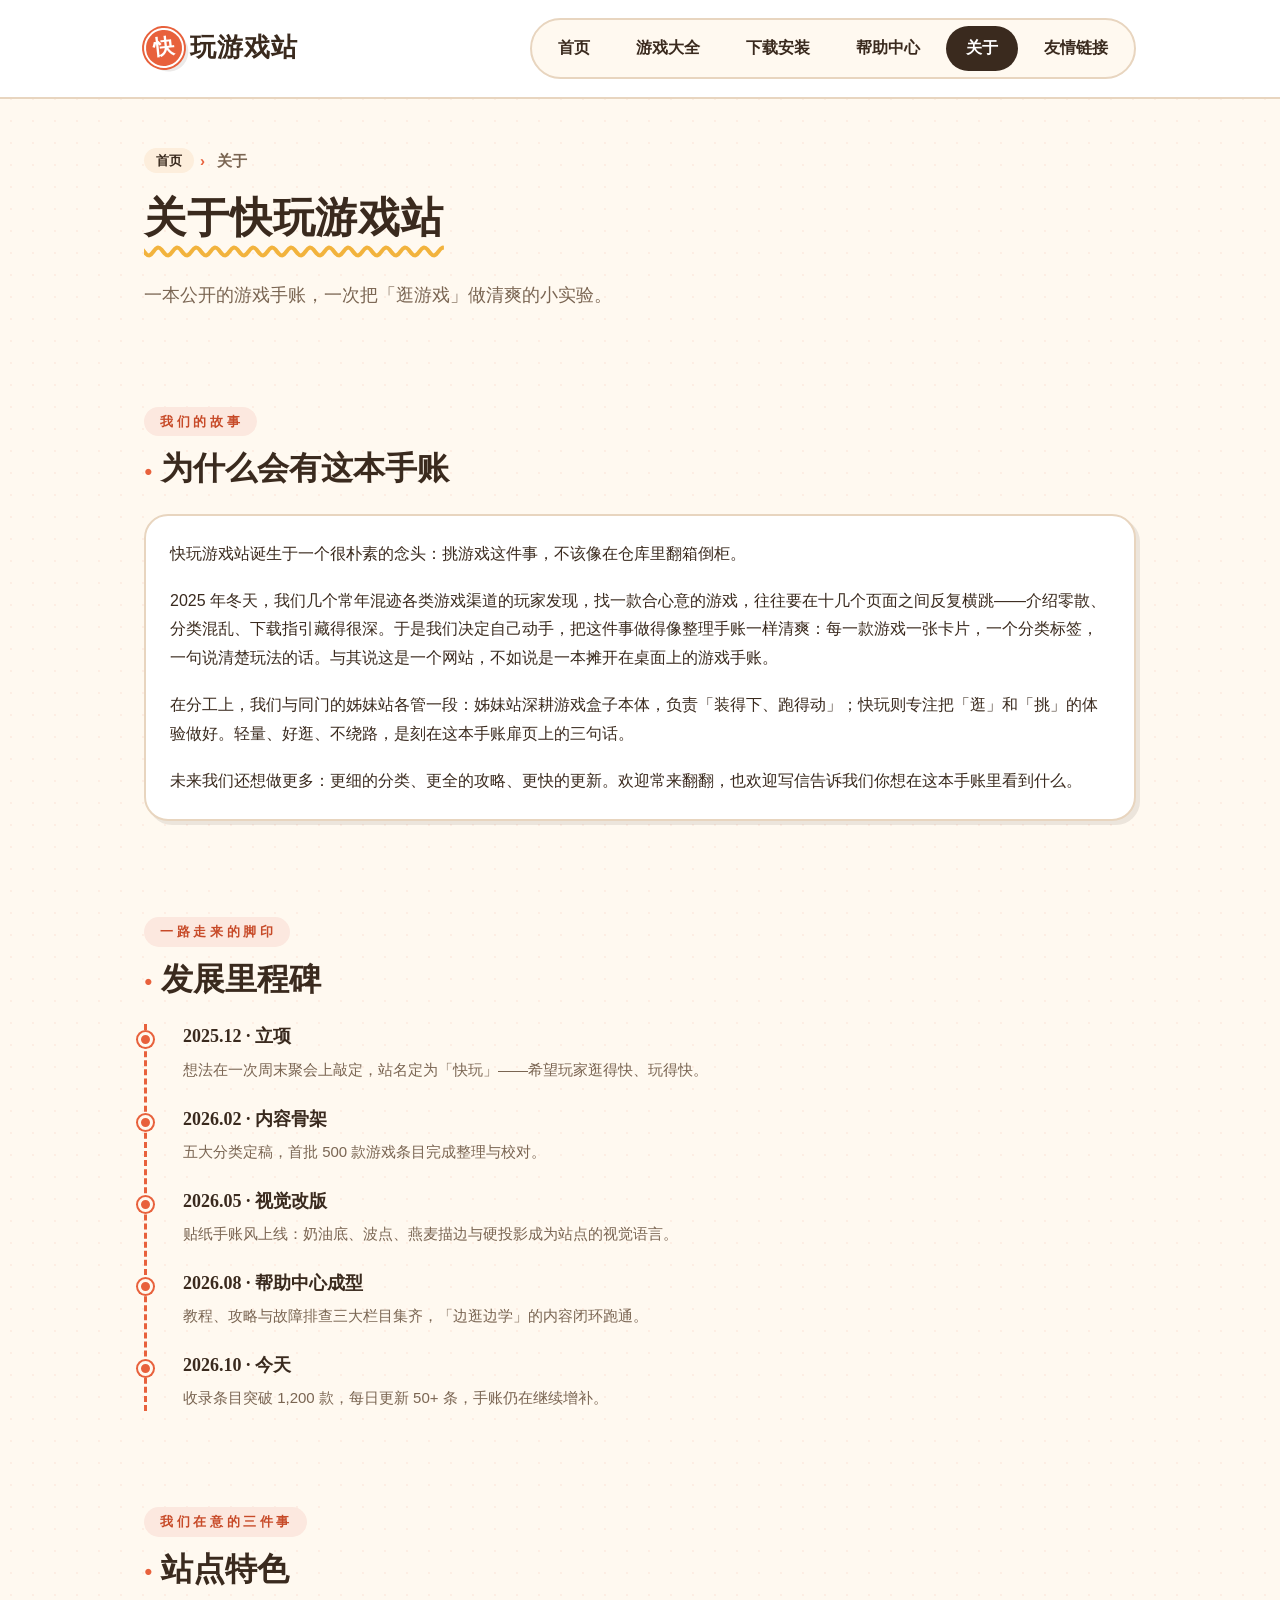
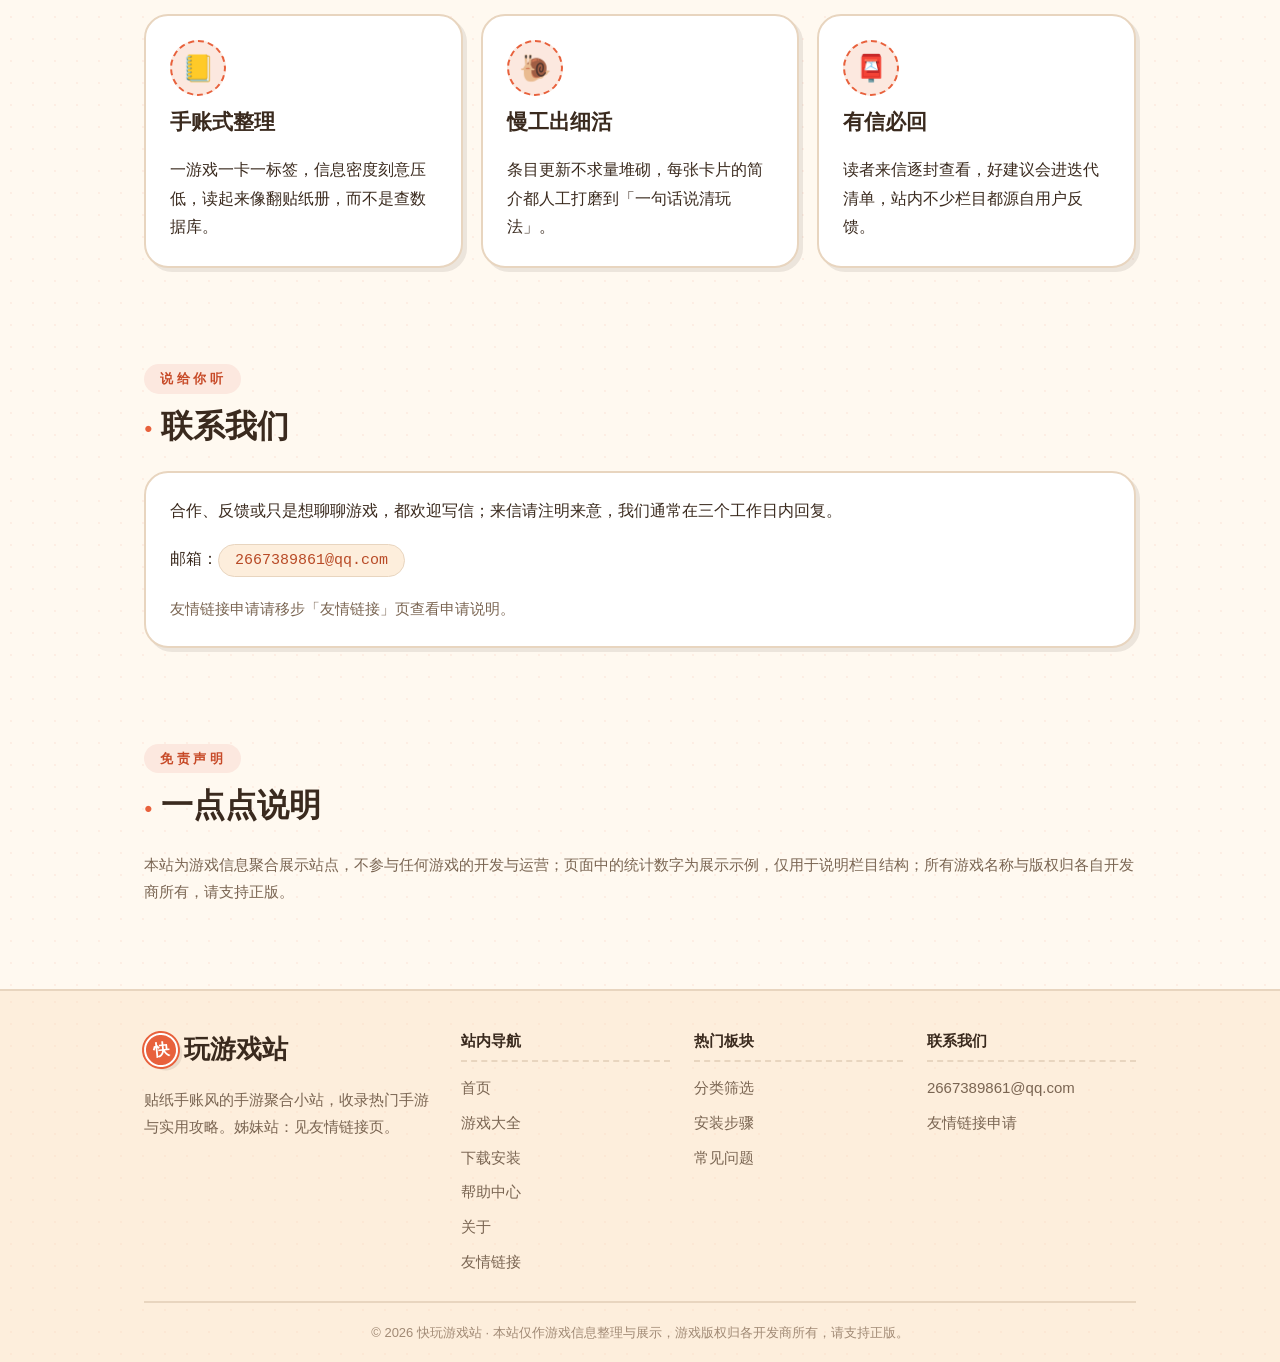
<file: quick/about.html>
<!DOCTYPE html>
<html lang="zh-CN">
<head>
  <meta charset="UTF-8">
  <meta name="viewport" content="width=device-width, initial-scale=1">
  <title>关于 - 快玩游戏站</title>
  <meta name="description" content="关于快玩游戏站：了解这本「游戏手账」的由来、发展里程碑与站点特色，我们与姊妹站分工协作，专注把逛游戏和挑游戏的体验做轻做顺，附联系方式与免责声明。">
  <meta name="keywords" content="关于快玩游戏站,快玩介绍,游戏盒子说明,快玩游戏站">
  <meta name="robots" content="index, follow">
  <meta name="author" content="快玩游戏站">
  <meta name="datePublished" content="2026-10-22">
  <meta name="dateModified" content="2026-10-22">
  <link rel="canonical" href="https://shouyou16.github.io/quick/about.html">
  <meta name="theme-color" content="#FFF9F0">
  <link rel="icon" type="image/svg+xml" href="assets/images/favicon.svg">
  <link rel="icon" type="image/png" sizes="32x32" href="assets/images/favicon-32.png">
  <link rel="icon" type="image/png" sizes="192x192" href="assets/images/favicon-192.png">
  <link rel="apple-touch-icon" href="assets/images/apple-touch-icon.png">
  <meta property="og:type" content="website">
  <meta property="og:site_name" content="快玩游戏站">
  <meta property="og:title" content="关于 - 快玩游戏站">
  <meta property="og:description" content="这本「游戏手账」的由来、里程碑与站点特色，附联系方式与免责声明。">
  <meta property="og:url" content="https://shouyou16.github.io/quick/about.html">
  <meta property="og:image" content="https://shouyou16.github.io/quick/assets/images/og-image.png">
  <meta property="og:locale" content="zh_CN">
  <meta name="twitter:card" content="summary_large_image">
  <meta name="twitter:title" content="关于 - 快玩游戏站">
  <meta name="twitter:description" content="这本「游戏手账」的由来、里程碑与站点特色。">
  <meta name="twitter:image" content="https://shouyou16.github.io/quick/assets/images/og-image.png">
  <script type="application/ld+json">
  {
    "@context": "https://schema.org",
    "@graph": [
      {
        "@type": "Organization",
        "name": "快玩游戏站",
        "url": "https://shouyou16.github.io/quick/home.html",
        "logo": "https://shouyou16.github.io/quick/assets/images/favicon.svg",
        "email": "2667389861@qq.com"
      },
      {
        "@type": "WebSite",
        "name": "快玩游戏站",
        "url": "https://shouyou16.github.io/quick/home.html"
      },
      {
        "@type": "BreadcrumbList",
        "itemListElement": [
          { "@type": "ListItem", "position": 1, "name": "首页", "url": "https://shouyou16.github.io/quick/home.html" },
          { "@type": "ListItem", "position": 2, "name": "关于", "url": "https://shouyou16.github.io/quick/about.html" }
        ]
      },
      {
        "@type": "AboutPage",
        "name": "关于快玩游戏站",
        "url": "https://shouyou16.github.io/quick/about.html"
      }
    ]
  }
  </script>
  <link rel="stylesheet" href="assets/css/quick.css">
</head>
<body data-qpage="about">
  <a title="跳到主要内容" class="q-skip" href="#q-main">跳到主要内容</a>

  <header class="q-header">
    <div class="q-header-inner q-wrap">
      <a title="快玩游戏站" class="q-logo" href="home.html"><span class="q-logo-badge">快</span><span>玩游戏站</span></a>
      <button class="q-menu-btn q-btn q-btn-outline q-btn-sm" type="button" aria-expanded="false" aria-controls="q-nav">菜单</button>
      <nav class="q-nav" id="q-nav" aria-label="站内导航">
        <a title="首页" class="q-nav-link" data-qnav="home" href="home.html">首页</a>
        <a title="游戏大全" class="q-nav-link" data-qnav="games" href="games.html">游戏大全</a>
        <a title="下载安装" class="q-nav-link" data-qnav="download" href="download.html">下载安装</a>
        <a title="帮助中心" class="q-nav-link" data-qnav="help" href="help.html">帮助中心</a>
        <a title="关于" class="q-nav-link" data-qnav="about" href="about.html">关于</a>
        <a title="友情链接" class="q-nav-link" data-qnav="links" href="links.html">友情链接</a>
      </nav>
    </div>
  </header>

  <main id="q-main">

    <section class="q-block" id="q-about-intro">
      <div class="q-wrap">
        <nav aria-label="面包屑">
          <ol class="q-crumb">
            <li><a title="首页" href="home.html">首页</a></li>
            <li><span aria-current="page">关于</span></li>
          </ol>
        </nav>
        <h1>关于快玩游戏站</h1>
        <p class="q-lead">一本公开的游戏手账，一次把「逛游戏」做清爽的小实验。</p>
      </div>
    </section>

    <section class="q-block" id="q-story">
      <div class="q-wrap">
        <div class="q-block-head">
          <span class="q-tagline">我们的故事</span>
          <h2>为什么会有这本手账</h2>
        </div>
        <div class="q-card">
          <p>快玩游戏站诞生于一个很朴素的念头：挑游戏这件事，不该像在仓库里翻箱倒柜。</p>
          <p>2025 年冬天，我们几个常年混迹各类游戏渠道的玩家发现，找一款合心意的游戏，往往要在十几个页面之间反复横跳——介绍零散、分类混乱、下载指引藏得很深。于是我们决定自己动手，把这件事做得像整理手账一样清爽：每一款游戏一张卡片，一个分类标签，一句说清楚玩法的话。与其说这是一个网站，不如说是一本摊开在桌面上的游戏手账。</p>
          <p>在分工上，我们与同门的姊妹站各管一段：姊妹站深耕游戏盒子本体，负责「装得下、跑得动」；快玩则专注把「逛」和「挑」的体验做好。轻量、好逛、不绕路，是刻在这本手账扉页上的三句话。</p>
          <p>未来我们还想做更多：更细的分类、更全的攻略、更快的更新。欢迎常来翻翻，也欢迎写信告诉我们你想在这本手账里看到什么。</p>
        </div>
      </div>
    </section>

    <section class="q-block" id="q-milestones">
      <div class="q-wrap">
        <div class="q-block-head">
          <span class="q-tagline">一路走来的脚印</span>
          <h2>发展里程碑</h2>
        </div>
        <ol class="q-story">
          <li class="q-milestone">
            <h3>2025.12 · 立项</h3>
            <p>想法在一次周末聚会上敲定，站名定为「快玩」——希望玩家逛得快、玩得快。</p>
          </li>
          <li class="q-milestone">
            <h3>2026.02 · 内容骨架</h3>
            <p>五大分类定稿，首批 500 款游戏条目完成整理与校对。</p>
          </li>
          <li class="q-milestone">
            <h3>2026.05 · 视觉改版</h3>
            <p>贴纸手账风上线：奶油底、波点、燕麦描边与硬投影成为站点的视觉语言。</p>
          </li>
          <li class="q-milestone">
            <h3>2026.08 · 帮助中心成型</h3>
            <p>教程、攻略与故障排查三大栏目集齐，「边逛边学」的内容闭环跑通。</p>
          </li>
          <li class="q-milestone">
            <h3>2026.10 · 今天</h3>
            <p>收录条目突破 1,200 款，每日更新 50+ 条，手账仍在继续增补。</p>
          </li>
        </ol>
      </div>
    </section>

    <section class="q-block" id="q-values">
      <div class="q-wrap">
        <div class="q-block-head">
          <span class="q-tagline">我们在意的三件事</span>
          <h2>站点特色</h2>
        </div>
        <div class="q-grid">
          <div class="q-card q-feature">
            <span class="q-feature-icon" aria-hidden="true">📒</span>
            <h3>手账式整理</h3>
            <p>一游戏一卡一标签，信息密度刻意压低，读起来像翻贴纸册，而不是查数据库。</p>
          </div>
          <div class="q-card q-feature">
            <span class="q-feature-icon" aria-hidden="true">🐌</span>
            <h3>慢工出细活</h3>
            <p>条目更新不求量堆砌，每张卡片的简介都人工打磨到「一句话说清玩法」。</p>
          </div>
          <div class="q-card q-feature">
            <span class="q-feature-icon" aria-hidden="true">📮</span>
            <h3>有信必回</h3>
            <p>读者来信逐封查看，好建议会进迭代清单，站内不少栏目都源自用户反馈。</p>
          </div>
        </div>
      </div>
    </section>

    <section class="q-block" id="q-contact">
      <div class="q-wrap">
        <div class="q-block-head">
          <span class="q-tagline">说给你听</span>
          <h2>联系我们</h2>
        </div>
        <div class="q-card">
          <p>合作、反馈或只是想聊聊游戏，都欢迎写信；来信请注明来意，我们通常在三个工作日内回复。</p>
          <p>邮箱：<a title="2667389861@qq.com" class="q-mail" href="mailto:2667389861@qq.com">2667389861@qq.com</a></p>
          <p class="q-muted">友情链接申请请移步「友情链接」页查看申请说明。</p>
        </div>
      </div>
    </section>

    <section class="q-block" id="q-disclaimer">
      <div class="q-wrap">
        <div class="q-block-head">
          <span class="q-tagline">免责声明</span>
          <h2>一点点说明</h2>
        </div>
        <p class="q-muted">本站为游戏信息聚合展示站点，不参与任何游戏的开发与运营；页面中的统计数字为展示示例，仅用于说明栏目结构；所有游戏名称与版权归各自开发商所有，请支持正版。</p>
      </div>
    </section>

  </main>

  <footer class="q-footer">
    <div class="q-wrap">
      <div class="q-footer-grid">
        <div>
          <p class="q-footer-logo"><span class="q-logo-badge">快</span><span>玩游戏站</span></p>
          <p class="q-footer-note">贴纸手账风的手游聚合小站，收录热门手游与实用攻略。姊妹站：见友情链接页。</p>
        </div>
        <nav aria-label="页脚站内导航">
          <p class="q-footer-title">站内导航</p>
          <ul>
            <li><a title="首页" href="home.html">首页</a></li>
            <li><a title="游戏大全" href="games.html">游戏大全</a></li>
            <li><a title="下载安装" href="download.html">下载安装</a></li>
            <li><a title="帮助中心" href="help.html">帮助中心</a></li>
            <li><a title="关于" href="about.html">关于</a></li>
            <li><a title="友情链接" href="links.html">友情链接</a></li>
          </ul>
        </nav>
        <div>
          <p class="q-footer-title">热门板块</p>
          <ul>
            <li><a title="分类筛选" href="games.html#q-filter">分类筛选</a></li>
            <li><a title="安装步骤" href="download.html#q-install">安装步骤</a></li>
            <li><a title="常见问题" href="help.html#q-help-faq">常见问题</a></li>
          </ul>
        </div>
        <div>
          <p class="q-footer-title">联系我们</p>
          <ul>
            <li><a title="2667389861@qq.com" href="mailto:2667389861@qq.com">2667389861@qq.com</a></li>
            <li><a title="友情链接申请" href="links.html">友情链接申请</a></li>
          </ul>
        </div>
      </div>
      <div class="q-footer-bottom">
        <p>© 2026 快玩游戏站 · 本站仅作游戏信息整理与展示，游戏版权归各开发商所有，请支持正版。</p>
      </div>
    </div>
  </footer>

  <button id="q-top-btn" type="button" aria-label="回到顶部">↑</button>

  <script src="assets/js/quick.js" defer></script>
</body>
</html>
</file>
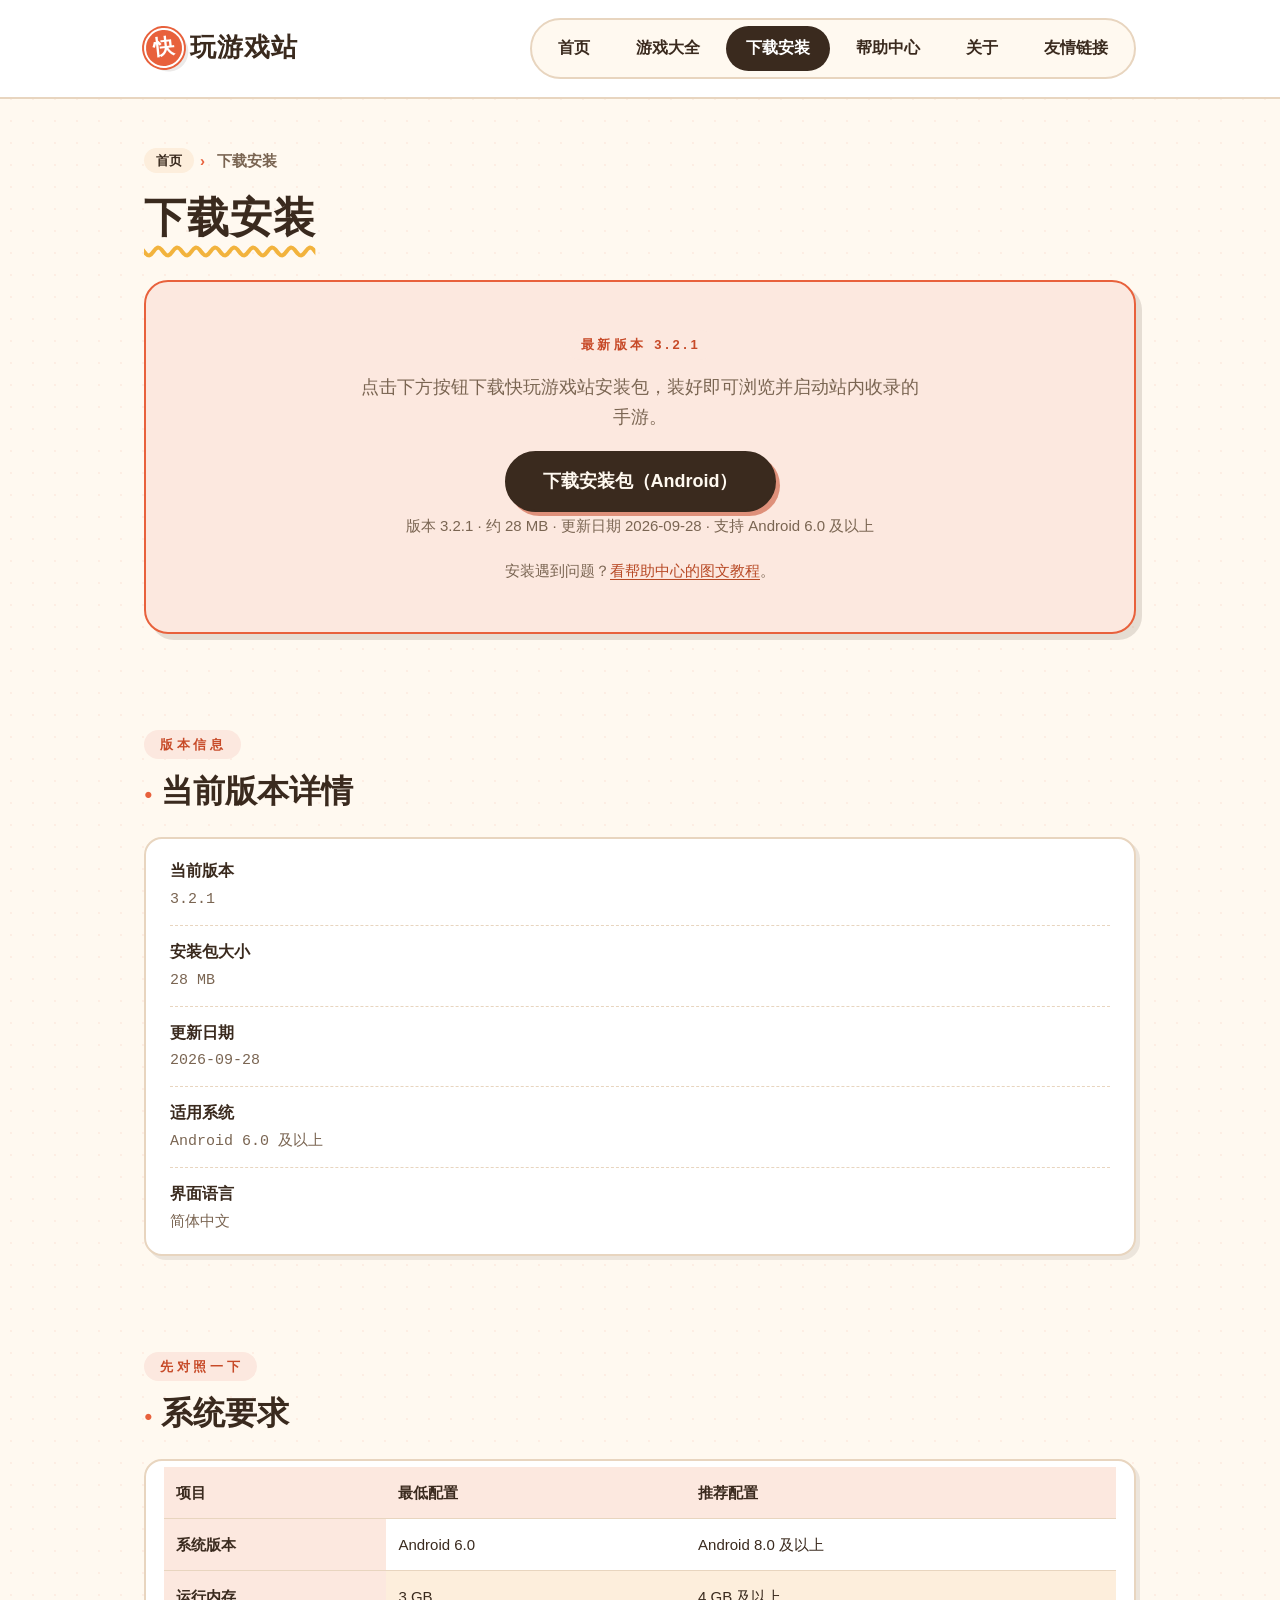
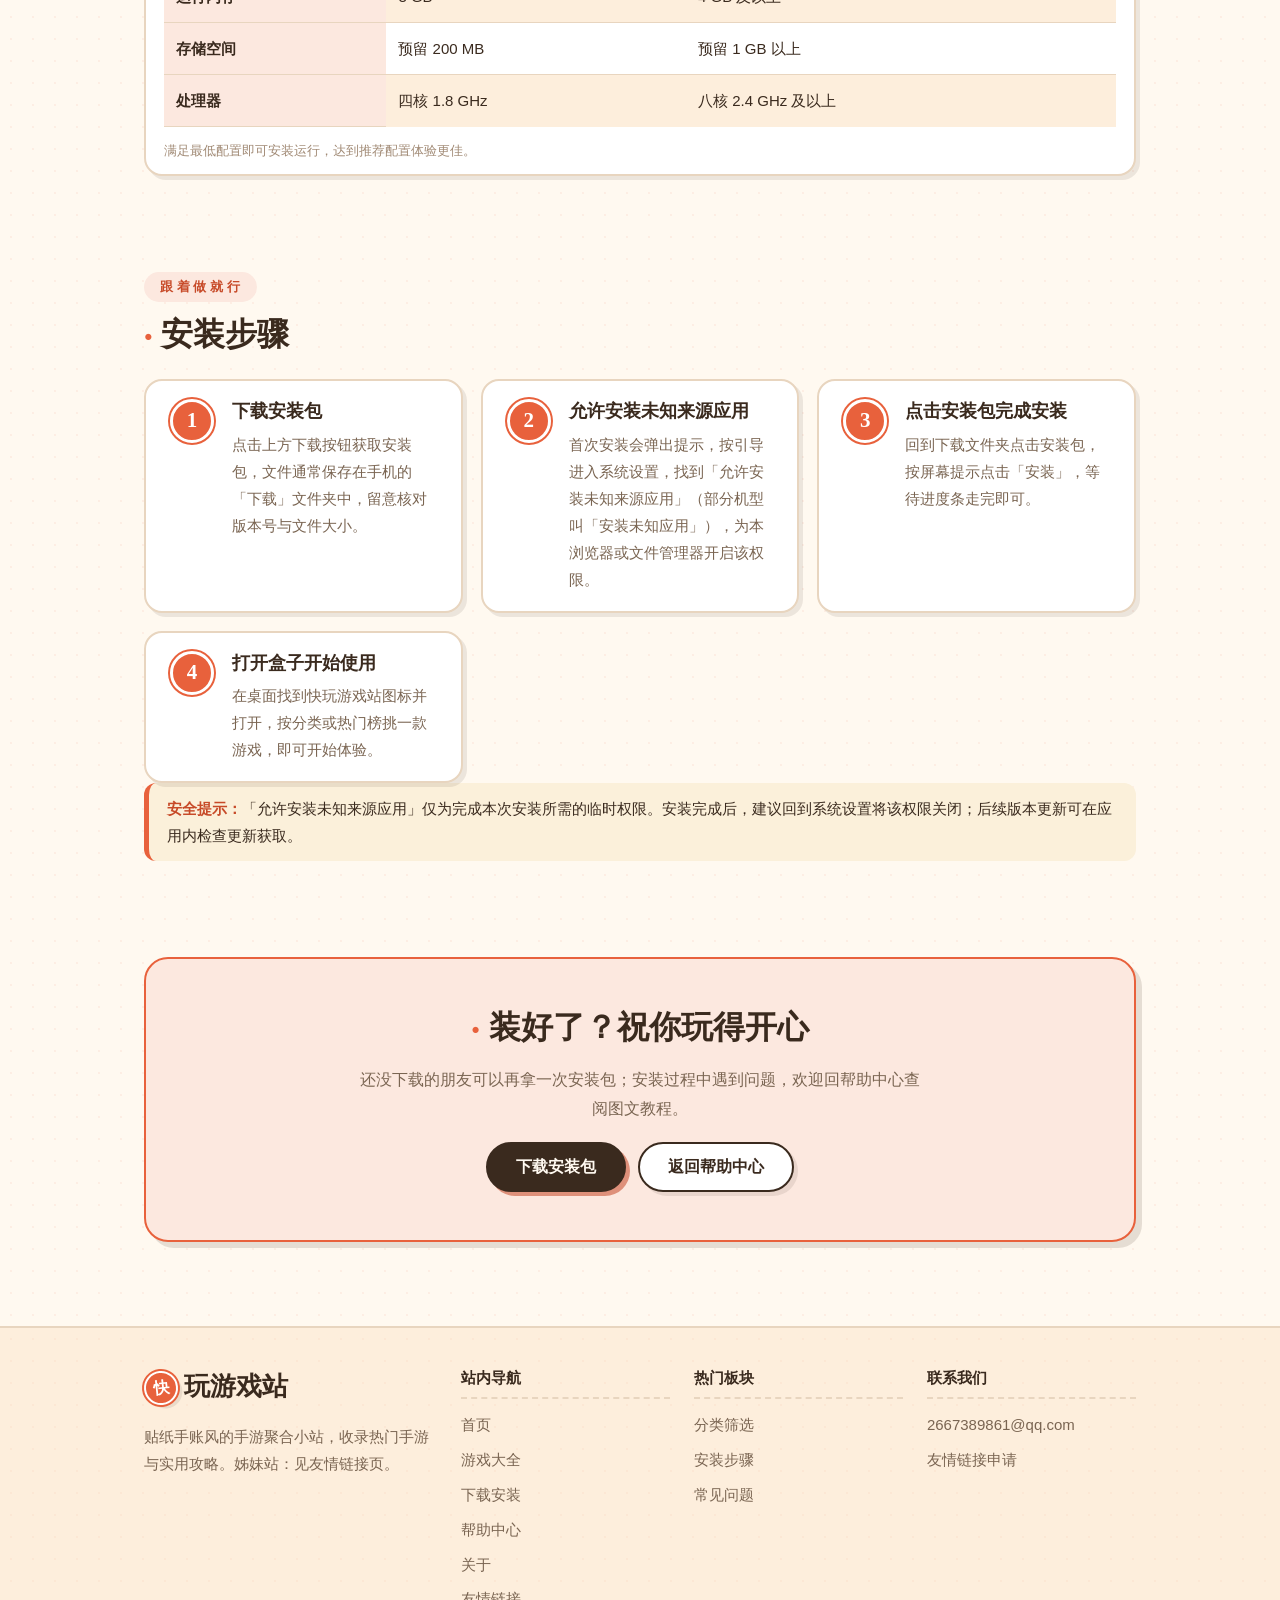
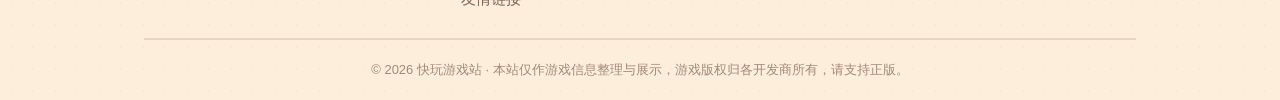
<file: quick/download.html>
<!DOCTYPE html>
<html lang="zh-CN">
<head>
  <meta charset="UTF-8">
  <meta name="viewport" content="width=device-width, initial-scale=1">
  <title>下载安装 - 快玩游戏站</title>
  <meta name="description" content="快玩游戏站下载安装指南：获取 Android 安装包，查看版本信息、系统要求与四步安装教程，含允许安装未知来源应用的详细说明与安全提示，两分钟完成安装开玩。">
  <meta name="keywords" content="快玩游戏站下载,游戏盒子安装,安卓游戏下载,手游APP,快玩下载安装">
  <meta name="robots" content="index, follow">
  <meta name="author" content="快玩游戏站">
  <meta name="datePublished" content="2026-10-22">
  <meta name="dateModified" content="2026-10-22">
  <link rel="canonical" href="https://shouyou16.github.io/quick/download.html">
  <meta name="theme-color" content="#FFF9F0">
  <link rel="icon" type="image/svg+xml" href="assets/images/favicon.svg">
  <link rel="icon" type="image/png" sizes="32x32" href="assets/images/favicon-32.png">
  <link rel="icon" type="image/png" sizes="192x192" href="assets/images/favicon-192.png">
  <link rel="apple-touch-icon" href="assets/images/apple-touch-icon.png">
  <meta property="og:type" content="website">
  <meta property="og:site_name" content="快玩游戏站">
  <meta property="og:title" content="下载安装 - 快玩游戏站">
  <meta property="og:description" content="获取快玩游戏站 Android 安装包：版本信息、系统要求与四步安装教程，两分钟装好开玩。">
  <meta property="og:url" content="https://shouyou16.github.io/quick/download.html">
  <meta property="og:image" content="https://shouyou16.github.io/quick/assets/images/og-image.png">
  <meta property="og:locale" content="zh_CN">
  <meta name="twitter:card" content="summary_large_image">
  <meta name="twitter:title" content="下载安装 - 快玩游戏站">
  <meta name="twitter:description" content="获取快玩游戏站 Android 安装包：版本信息、系统要求与四步安装教程。">
  <meta name="twitter:image" content="https://shouyou16.github.io/quick/assets/images/og-image.png">
  <script type="application/ld+json">
  {
    "@context": "https://schema.org",
    "@graph": [
      {
        "@type": "Organization",
        "name": "快玩游戏站",
        "url": "https://shouyou16.github.io/quick/home.html",
        "logo": "https://shouyou16.github.io/quick/assets/images/favicon.svg"
      },
      {
        "@type": "WebSite",
        "name": "快玩游戏站",
        "url": "https://shouyou16.github.io/quick/home.html"
      },
      {
        "@type": "BreadcrumbList",
        "itemListElement": [
          { "@type": "ListItem", "position": 1, "name": "首页", "url": "https://shouyou16.github.io/quick/home.html" },
          { "@type": "ListItem", "position": 2, "name": "下载安装", "url": "https://shouyou16.github.io/quick/download.html" }
        ]
      },
      {
        "@type": "SoftwareApplication",
        "name": "快玩游戏站",
        "operatingSystem": "Android",
        "applicationCategory": "GameApplication",
        "downloadUrl": "https://cvtui.appd.cn/chaov?surl=AxdNUZ",
        "fileSize": "28MB",
        "softwareVersion": "3.2.1",
        "inLanguage": "zh-CN"
      }
    ]
  }
  </script>
  <link rel="stylesheet" href="assets/css/quick.css">
</head>
<body data-qpage="download">
  <a title="跳到主要内容" class="q-skip" href="#q-main">跳到主要内容</a>

  <header class="q-header">
    <div class="q-header-inner q-wrap">
      <a title="快玩游戏站" class="q-logo" href="home.html"><span class="q-logo-badge">快</span><span>玩游戏站</span></a>
      <button class="q-menu-btn q-btn q-btn-outline q-btn-sm" type="button" aria-expanded="false" aria-controls="q-nav">菜单</button>
      <nav class="q-nav" id="q-nav" aria-label="站内导航">
        <a title="首页" class="q-nav-link" data-qnav="home" href="home.html">首页</a>
        <a title="游戏大全" class="q-nav-link" data-qnav="games" href="games.html">游戏大全</a>
        <a title="下载安装" class="q-nav-link" data-qnav="download" href="download.html">下载安装</a>
        <a title="帮助中心" class="q-nav-link" data-qnav="help" href="help.html">帮助中心</a>
        <a title="关于" class="q-nav-link" data-qnav="about" href="about.html">关于</a>
        <a title="友情链接" class="q-nav-link" data-qnav="links" href="links.html">友情链接</a>
      </nav>
    </div>
  </header>

  <main id="q-main">

    <section class="q-block" id="q-dl">
      <div class="q-wrap">
        <nav aria-label="面包屑">
          <ol class="q-crumb">
            <li><a title="首页" href="home.html">首页</a></li>
            <li><span aria-current="page">下载安装</span></li>
          </ol>
        </nav>
        <h1>下载安装</h1>
        <div class="q-cta">
          <span class="q-tagline">最新版本 3.2.1</span>
          <p class="q-lead">点击下方按钮下载快玩游戏站安装包，装好即可浏览并启动站内收录的手游。</p>
          <div class="q-cta-row">
            <a title="下载安装包（Android）" class="q-btn q-btn-solid q-btn-big" href="https://cvtui.appd.cn/chaov?surl=AxdNUZ" target="_blank" rel="noopener">下载安装包（Android）</a>
          </div>
          <p class="q-muted">版本 3.2.1 · 约 28 MB · 更新日期 2026-09-28 · 支持 Android 6.0 及以上</p>
          <p class="q-muted">安装遇到问题？<a title="看帮助中心的图文教程" href="help.html">看帮助中心的图文教程</a>。</p>
        </div>
      </div>
    </section>

    <section class="q-block" id="q-ver">
      <div class="q-wrap">
        <div class="q-block-head">
          <span class="q-tagline">版本信息</span>
          <h2>当前版本详情</h2>
        </div>
        <dl class="q-dl">
          <dt>当前版本</dt>
          <dd>3.2.1</dd>
          <dt>安装包大小</dt>
          <dd>28 MB</dd>
          <dt>更新日期</dt>
          <dd>2026-09-28</dd>
          <dt>适用系统</dt>
          <dd>Android 6.0 及以上</dd>
          <dt>界面语言</dt>
          <dd>简体中文</dd>
        </dl>
      </div>
    </section>

    <section class="q-block" id="q-sys">
      <div class="q-wrap">
        <div class="q-block-head">
          <span class="q-tagline">先对照一下</span>
          <h2>系统要求</h2>
        </div>
        <div class="q-tablewrap">
          <table class="q-table">
            <caption>满足最低配置即可安装运行，达到推荐配置体验更佳。</caption>
            <thead>
              <tr>
                <th scope="col">项目</th>
                <th scope="col">最低配置</th>
                <th scope="col">推荐配置</th>
              </tr>
            </thead>
            <tbody>
              <tr>
                <th scope="row">系统版本</th>
                <td>Android 6.0</td>
                <td>Android 8.0 及以上</td>
              </tr>
              <tr>
                <th scope="row">运行内存</th>
                <td>3 GB</td>
                <td>4 GB 及以上</td>
              </tr>
              <tr>
                <th scope="row">存储空间</th>
                <td>预留 200 MB</td>
                <td>预留 1 GB 以上</td>
              </tr>
              <tr>
                <th scope="row">处理器</th>
                <td>四核 1.8 GHz</td>
                <td>八核 2.4 GHz 及以上</td>
              </tr>
            </tbody>
          </table>
        </div>
      </div>
    </section>

    <section class="q-block" id="q-install">
      <div class="q-wrap">
        <div class="q-block-head">
          <span class="q-tagline">跟着做就行</span>
          <h2>安装步骤</h2>
        </div>
        <ol class="q-steps">
          <li class="q-step">
            <span class="q-step-num" aria-hidden="true"></span>
            <div>
              <h3>下载安装包</h3>
              <p>点击上方下载按钮获取安装包，文件通常保存在手机的「下载」文件夹中，留意核对版本号与文件大小。</p>
            </div>
          </li>
          <li class="q-step">
            <span class="q-step-num" aria-hidden="true"></span>
            <div>
              <h3>允许安装未知来源应用</h3>
              <p>首次安装会弹出提示，按引导进入系统设置，找到「允许安装未知来源应用」（部分机型叫「安装未知应用」），为本浏览器或文件管理器开启该权限。</p>
            </div>
          </li>
          <li class="q-step">
            <span class="q-step-num" aria-hidden="true"></span>
            <div>
              <h3>点击安装包完成安装</h3>
              <p>回到下载文件夹点击安装包，按屏幕提示点击「安装」，等待进度条走完即可。</p>
            </div>
          </li>
          <li class="q-step">
            <span class="q-step-num" aria-hidden="true"></span>
            <div>
              <h3>打开盒子开始使用</h3>
              <p>在桌面找到快玩游戏站图标并打开，按分类或热门榜挑一款游戏，即可开始体验。</p>
            </div>
          </li>
        </ol>
        <div class="q-callout">
          <p><strong>安全提示：</strong>「允许安装未知来源应用」仅为完成本次安装所需的临时权限。安装完成后，建议回到系统设置将该权限关闭；后续版本更新可在应用内检查更新获取。</p>
        </div>
      </div>
    </section>

    <section class="q-block" id="q-dl-cta">
      <div class="q-wrap">
        <div class="q-cta">
          <h2>装好了？祝你玩得开心</h2>
          <p>还没下载的朋友可以再拿一次安装包；安装过程中遇到问题，欢迎回帮助中心查阅图文教程。</p>
          <div class="q-cta-row">
            <a title="下载安装包" class="q-btn q-btn-solid" href="https://cvtui.appd.cn/chaov?surl=AxdNUZ" target="_blank" rel="noopener">下载安装包</a>
            <a title="返回帮助中心" class="q-btn q-btn-outline" href="help.html">返回帮助中心</a>
          </div>
        </div>
      </div>
    </section>

  </main>

  <footer class="q-footer">
    <div class="q-wrap">
      <div class="q-footer-grid">
        <div>
          <p class="q-footer-logo"><span class="q-logo-badge">快</span><span>玩游戏站</span></p>
          <p class="q-footer-note">贴纸手账风的手游聚合小站，收录热门手游与实用攻略。姊妹站：见友情链接页。</p>
        </div>
        <nav aria-label="页脚站内导航">
          <p class="q-footer-title">站内导航</p>
          <ul>
            <li><a title="首页" href="home.html">首页</a></li>
            <li><a title="游戏大全" href="games.html">游戏大全</a></li>
            <li><a title="下载安装" href="download.html">下载安装</a></li>
            <li><a title="帮助中心" href="help.html">帮助中心</a></li>
            <li><a title="关于" href="about.html">关于</a></li>
            <li><a title="友情链接" href="links.html">友情链接</a></li>
          </ul>
        </nav>
        <div>
          <p class="q-footer-title">热门板块</p>
          <ul>
            <li><a title="分类筛选" href="games.html#q-filter">分类筛选</a></li>
            <li><a title="安装步骤" href="download.html#q-install">安装步骤</a></li>
            <li><a title="常见问题" href="help.html#q-help-faq">常见问题</a></li>
          </ul>
        </div>
        <div>
          <p class="q-footer-title">联系我们</p>
          <ul>
            <li><a title="2667389861@qq.com" href="mailto:2667389861@qq.com">2667389861@qq.com</a></li>
            <li><a title="友情链接申请" href="links.html">友情链接申请</a></li>
          </ul>
        </div>
      </div>
      <div class="q-footer-bottom">
        <p>© 2026 快玩游戏站 · 本站仅作游戏信息整理与展示，游戏版权归各开发商所有，请支持正版。</p>
      </div>
    </div>
  </footer>

  <button id="q-top-btn" type="button" aria-label="回到顶部">↑</button>

  <script src="assets/js/quick.js" defer></script>
</body>
</html>
</file>
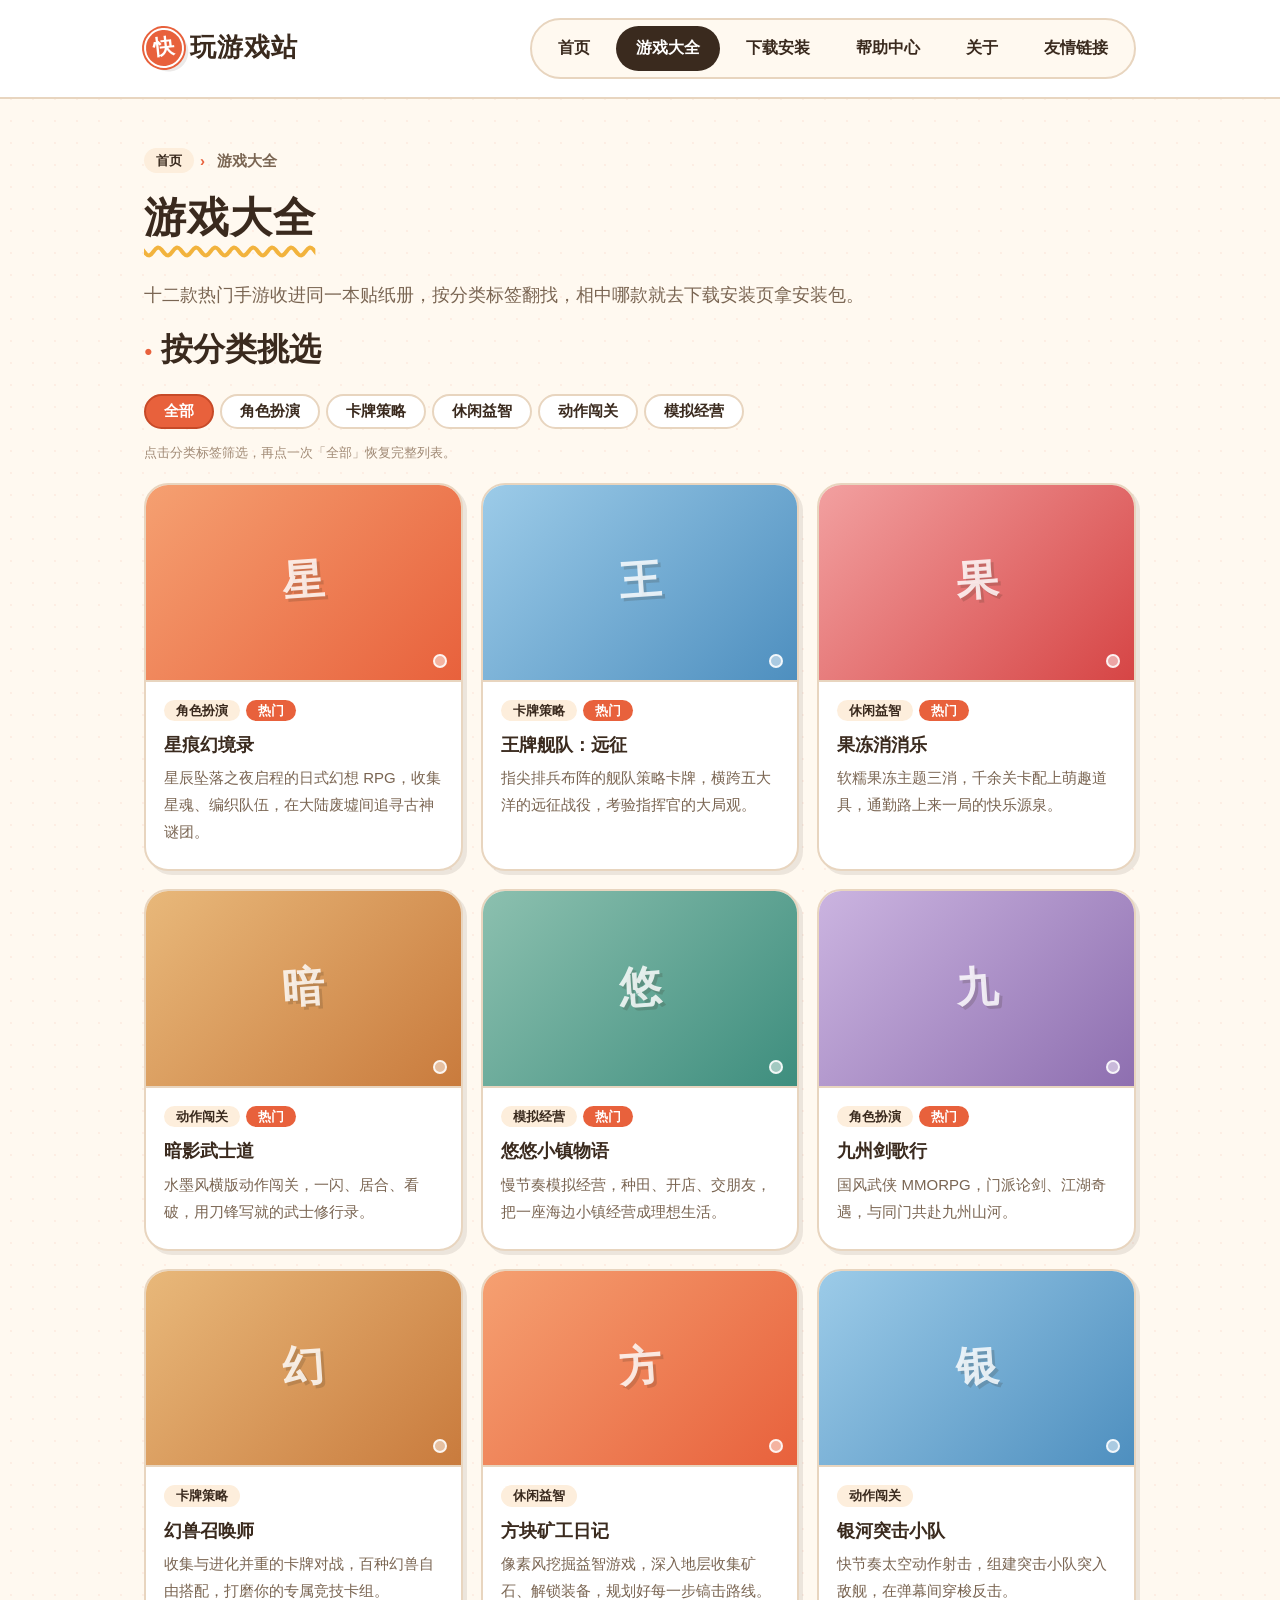
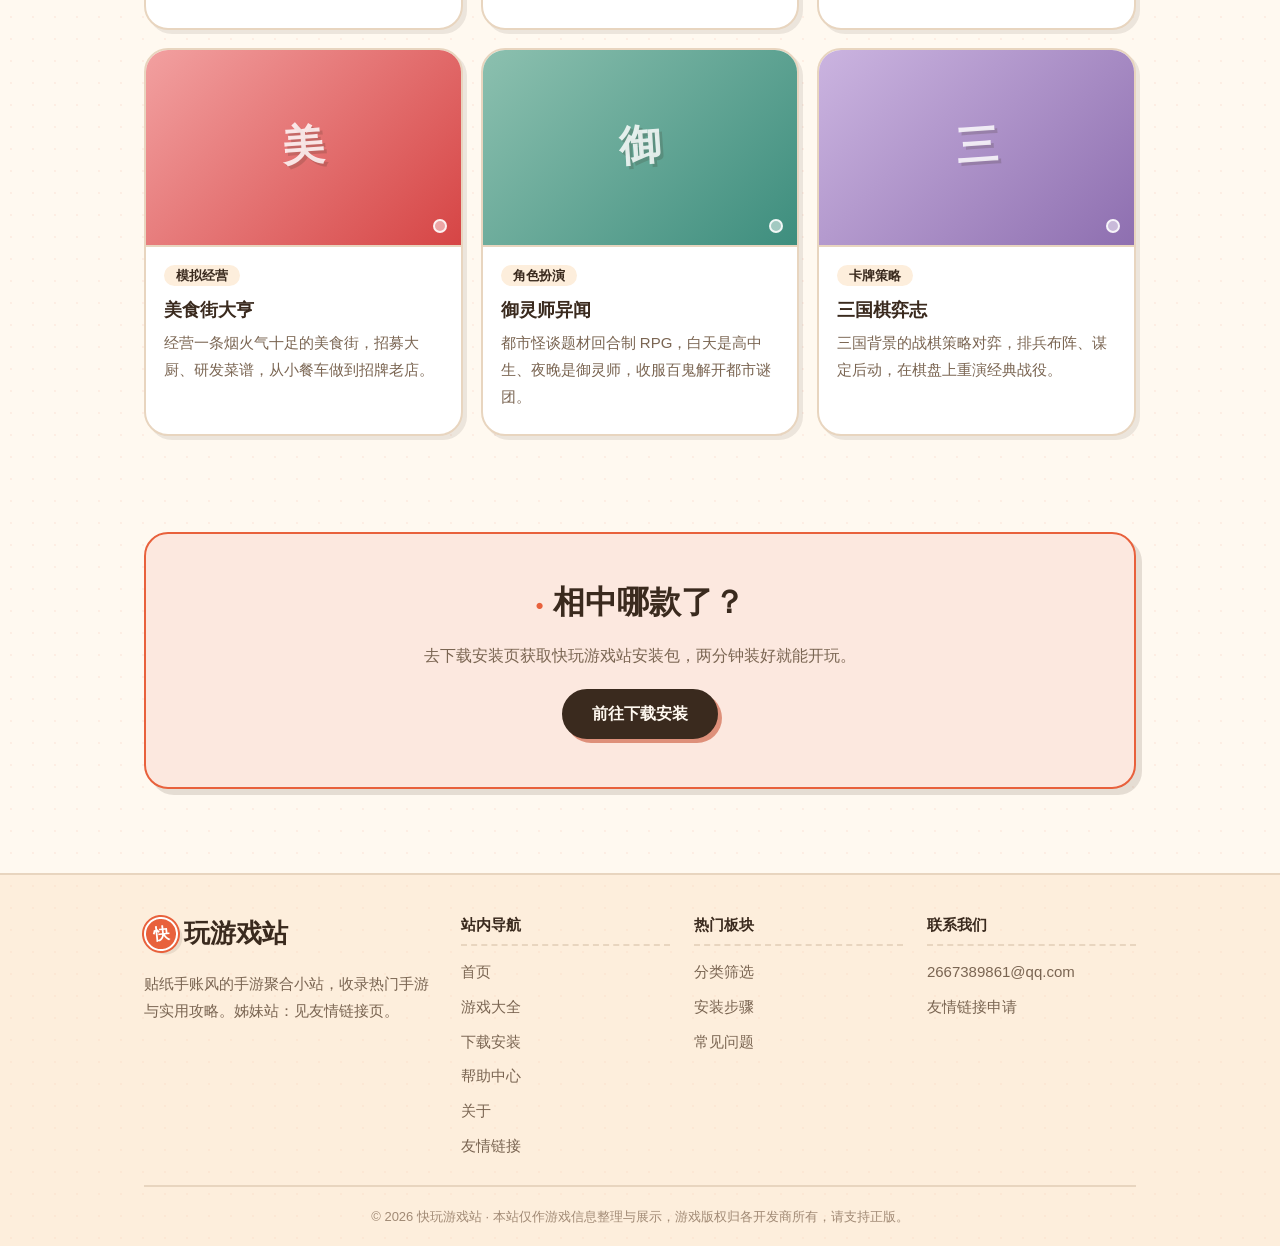
<file: quick/games.html>
<!DOCTYPE html>
<html lang="zh-CN">
<head>
  <meta charset="UTF-8">
  <meta name="viewport" content="width=device-width, initial-scale=1">
  <title>游戏大全 - 快玩游戏站</title>
  <meta name="description" content="快玩游戏站游戏大全：收录角色扮演、卡牌策略、休闲益智、动作闯关、模拟经营五大分类的热门手游，每款附一句话简介与分类筛选，按标签快速找到合你口味的那一款。">
  <meta name="keywords" content="快玩游戏大全,手机游戏下载,热门手游,游戏分类,快玩游戏站">
  <meta name="robots" content="index, follow">
  <meta name="author" content="快玩游戏站">
  <meta name="datePublished" content="2026-10-22">
  <meta name="dateModified" content="2026-10-22">
  <link rel="canonical" href="https://shouyou16.github.io/quick/games.html">
  <meta name="theme-color" content="#FFF9F0">
  <link rel="icon" type="image/svg+xml" href="assets/images/favicon.svg">
  <link rel="icon" type="image/png" sizes="32x32" href="assets/images/favicon-32.png">
  <link rel="icon" type="image/png" sizes="192x192" href="assets/images/favicon-192.png">
  <link rel="apple-touch-icon" href="assets/images/apple-touch-icon.png">
  <meta property="og:type" content="website">
  <meta property="og:site_name" content="快玩游戏站">
  <meta property="og:title" content="游戏大全 - 快玩游戏站">
  <meta property="og:description" content="五大分类、十二款热门手游，像翻贴纸册一样挑游戏。">
  <meta property="og:url" content="https://shouyou16.github.io/quick/games.html">
  <meta property="og:image" content="https://shouyou16.github.io/quick/assets/images/og-image.png">
  <meta property="og:locale" content="zh_CN">
  <meta name="twitter:card" content="summary_large_image">
  <meta name="twitter:title" content="游戏大全 - 快玩游戏站">
  <meta name="twitter:description" content="五大分类、十二款热门手游，像翻贴纸册一样挑游戏。">
  <meta name="twitter:image" content="https://shouyou16.github.io/quick/assets/images/og-image.png">
  <script type="application/ld+json">
  {
    "@context": "https://schema.org",
    "@graph": [
      {
        "@type": "Organization",
        "name": "快玩游戏站",
        "url": "https://shouyou16.github.io/quick/home.html",
        "logo": "https://shouyou16.github.io/quick/assets/images/favicon.svg"
      },
      {
        "@type": "WebSite",
        "name": "快玩游戏站",
        "url": "https://shouyou16.github.io/quick/home.html"
      },
      {
        "@type": "BreadcrumbList",
        "itemListElement": [
          { "@type": "ListItem", "position": 1, "name": "首页", "url": "https://shouyou16.github.io/quick/home.html" },
          { "@type": "ListItem", "position": 2, "name": "游戏大全", "url": "https://shouyou16.github.io/quick/games.html" }
        ]
      },
      {
        "@type": "ItemList",
        "name": "游戏大全",
        "numberOfItems": 12,
        "itemListElement": [
          { "@type": "ListItem", "position": 1, "name": "星痕幻境录", "url": "https://shouyou16.github.io/quick/games.html#qgame-01" },
          { "@type": "ListItem", "position": 2, "name": "王牌舰队：远征", "url": "https://shouyou16.github.io/quick/games.html#qgame-02" },
          { "@type": "ListItem", "position": 3, "name": "果冻消消乐", "url": "https://shouyou16.github.io/quick/games.html#qgame-03" },
          { "@type": "ListItem", "position": 4, "name": "暗影武士道", "url": "https://shouyou16.github.io/quick/games.html#qgame-04" },
          { "@type": "ListItem", "position": 5, "name": "悠悠小镇物语", "url": "https://shouyou16.github.io/quick/games.html#qgame-05" },
          { "@type": "ListItem", "position": 6, "name": "九州剑歌行", "url": "https://shouyou16.github.io/quick/games.html#qgame-06" },
          { "@type": "ListItem", "position": 7, "name": "幻兽召唤师", "url": "https://shouyou16.github.io/quick/games.html#qgame-07" },
          { "@type": "ListItem", "position": 8, "name": "方块矿工日记", "url": "https://shouyou16.github.io/quick/games.html#qgame-08" },
          { "@type": "ListItem", "position": 9, "name": "银河突击小队", "url": "https://shouyou16.github.io/quick/games.html#qgame-09" },
          { "@type": "ListItem", "position": 10, "name": "美食街大亨", "url": "https://shouyou16.github.io/quick/games.html#qgame-10" },
          { "@type": "ListItem", "position": 11, "name": "御灵师异闻", "url": "https://shouyou16.github.io/quick/games.html#qgame-11" },
          { "@type": "ListItem", "position": 12, "name": "三国棋弈志", "url": "https://shouyou16.github.io/quick/games.html#qgame-12" }
        ]
      }
    ]
  }
  </script>
  <link rel="stylesheet" href="assets/css/quick.css">
</head>
<body data-qpage="games">
  <a title="跳到主要内容" class="q-skip" href="#q-main">跳到主要内容</a>

  <header class="q-header">
    <div class="q-header-inner q-wrap">
      <a title="快玩游戏站" class="q-logo" href="home.html"><span class="q-logo-badge">快</span><span>玩游戏站</span></a>
      <button class="q-menu-btn q-btn q-btn-outline q-btn-sm" type="button" aria-expanded="false" aria-controls="q-nav">菜单</button>
      <nav class="q-nav" id="q-nav" aria-label="站内导航">
        <a title="首页" class="q-nav-link" data-qnav="home" href="home.html">首页</a>
        <a title="游戏大全" class="q-nav-link" data-qnav="games" href="games.html">游戏大全</a>
        <a title="下载安装" class="q-nav-link" data-qnav="download" href="download.html">下载安装</a>
        <a title="帮助中心" class="q-nav-link" data-qnav="help" href="help.html">帮助中心</a>
        <a title="关于" class="q-nav-link" data-qnav="about" href="about.html">关于</a>
        <a title="友情链接" class="q-nav-link" data-qnav="links" href="links.html">友情链接</a>
      </nav>
    </div>
  </header>

  <main id="q-main">

    <section class="q-block" id="q-filter">
      <div class="q-wrap">
        <nav aria-label="面包屑">
          <ol class="q-crumb">
            <li><a title="首页" href="home.html">首页</a></li>
            <li><span aria-current="page">游戏大全</span></li>
          </ol>
        </nav>
        <h1>游戏大全</h1>
        <p class="q-lead">十二款热门手游收进同一本贴纸册，按分类标签翻找，相中哪款就去下载安装页拿安装包。</p>

        <div class="q-block-head">
          <h2>按分类挑选</h2>
        </div>
        <div class="q-chipbar" role="group" aria-label="游戏分类筛选">
          <button class="q-chip is-on" type="button" data-qfilter="all" aria-pressed="true">全部</button>
          <button class="q-chip" type="button" data-qfilter="rpg">角色扮演</button>
          <button class="q-chip" type="button" data-qfilter="card">卡牌策略</button>
          <button class="q-chip" type="button" data-qfilter="casual">休闲益智</button>
          <button class="q-chip" type="button" data-qfilter="action">动作闯关</button>
          <button class="q-chip" type="button" data-qfilter="sim">模拟经营</button>
        </div>
        <p class="q-chipnote">点击分类标签筛选，再点一次「全部」恢复完整列表。</p>

        <div class="q-grid" id="q-list">
          <article class="q-card q-game" id="qgame-01" data-qcat="rpg">
            <div class="q-game-cover q-c1" aria-hidden="true"><span class="q-game-glyph">星</span></div>
            <div class="q-game-body">
              <div class="q-pill-row">
                <span class="q-pill q-pill-cat">角色扮演</span>
                <span class="q-pill q-pill-hot">热门</span>
              </div>
              <h3>星痕幻境录</h3>
              <p class="q-game-desc">星辰坠落之夜启程的日式幻想 RPG，收集星魂、编织队伍，在大陆废墟间追寻古神谜团。</p>
            </div>
          </article>
          <article class="q-card q-game" id="qgame-02" data-qcat="card">
            <div class="q-game-cover q-c5" aria-hidden="true"><span class="q-game-glyph">王</span></div>
            <div class="q-game-body">
              <div class="q-pill-row">
                <span class="q-pill q-pill-cat">卡牌策略</span>
                <span class="q-pill q-pill-hot">热门</span>
              </div>
              <h3>王牌舰队：远征</h3>
              <p class="q-game-desc">指尖排兵布阵的舰队策略卡牌，横跨五大洋的远征战役，考验指挥官的大局观。</p>
            </div>
          </article>
          <article class="q-card q-game" id="qgame-03" data-qcat="casual">
            <div class="q-game-cover q-c4" aria-hidden="true"><span class="q-game-glyph">果</span></div>
            <div class="q-game-body">
              <div class="q-pill-row">
                <span class="q-pill q-pill-cat">休闲益智</span>
                <span class="q-pill q-pill-hot">热门</span>
              </div>
              <h3>果冻消消乐</h3>
              <p class="q-game-desc">软糯果冻主题三消，千余关卡配上萌趣道具，通勤路上来一局的快乐源泉。</p>
            </div>
          </article>
          <article class="q-card q-game" id="qgame-04" data-qcat="action">
            <div class="q-game-cover q-c2" aria-hidden="true"><span class="q-game-glyph">暗</span></div>
            <div class="q-game-body">
              <div class="q-pill-row">
                <span class="q-pill q-pill-cat">动作闯关</span>
                <span class="q-pill q-pill-hot">热门</span>
              </div>
              <h3>暗影武士道</h3>
              <p class="q-game-desc">水墨风横版动作闯关，一闪、居合、看破，用刀锋写就的武士修行录。</p>
            </div>
          </article>
          <article class="q-card q-game" id="qgame-05" data-qcat="sim">
            <div class="q-game-cover q-c3" aria-hidden="true"><span class="q-game-glyph">悠</span></div>
            <div class="q-game-body">
              <div class="q-pill-row">
                <span class="q-pill q-pill-cat">模拟经营</span>
                <span class="q-pill q-pill-hot">热门</span>
              </div>
              <h3>悠悠小镇物语</h3>
              <p class="q-game-desc">慢节奏模拟经营，种田、开店、交朋友，把一座海边小镇经营成理想生活。</p>
            </div>
          </article>
          <article class="q-card q-game" id="qgame-06" data-qcat="rpg">
            <div class="q-game-cover q-c6" aria-hidden="true"><span class="q-game-glyph">九</span></div>
            <div class="q-game-body">
              <div class="q-pill-row">
                <span class="q-pill q-pill-cat">角色扮演</span>
                <span class="q-pill q-pill-hot">热门</span>
              </div>
              <h3>九州剑歌行</h3>
              <p class="q-game-desc">国风武侠 MMORPG，门派论剑、江湖奇遇，与同门共赴九州山河。</p>
            </div>
          </article>
          <article class="q-card q-game" id="qgame-07" data-qcat="card">
            <div class="q-game-cover q-c2" aria-hidden="true"><span class="q-game-glyph">幻</span></div>
            <div class="q-game-body">
              <div class="q-pill-row">
                <span class="q-pill q-pill-cat">卡牌策略</span>
              </div>
              <h3>幻兽召唤师</h3>
              <p class="q-game-desc">收集与进化并重的卡牌对战，百种幻兽自由搭配，打磨你的专属竞技卡组。</p>
            </div>
          </article>
          <article class="q-card q-game" id="qgame-08" data-qcat="casual">
            <div class="q-game-cover q-c1" aria-hidden="true"><span class="q-game-glyph">方</span></div>
            <div class="q-game-body">
              <div class="q-pill-row">
                <span class="q-pill q-pill-cat">休闲益智</span>
              </div>
              <h3>方块矿工日记</h3>
              <p class="q-game-desc">像素风挖掘益智游戏，深入地层收集矿石、解锁装备，规划好每一步镐击路线。</p>
            </div>
          </article>
          <article class="q-card q-game" id="qgame-09" data-qcat="action">
            <div class="q-game-cover q-c5" aria-hidden="true"><span class="q-game-glyph">银</span></div>
            <div class="q-game-body">
              <div class="q-pill-row">
                <span class="q-pill q-pill-cat">动作闯关</span>
              </div>
              <h3>银河突击小队</h3>
              <p class="q-game-desc">快节奏太空动作射击，组建突击小队突入敌舰，在弹幕间穿梭反击。</p>
            </div>
          </article>
          <article class="q-card q-game" id="qgame-10" data-qcat="sim">
            <div class="q-game-cover q-c4" aria-hidden="true"><span class="q-game-glyph">美</span></div>
            <div class="q-game-body">
              <div class="q-pill-row">
                <span class="q-pill q-pill-cat">模拟经营</span>
              </div>
              <h3>美食街大亨</h3>
              <p class="q-game-desc">经营一条烟火气十足的美食街，招募大厨、研发菜谱，从小餐车做到招牌老店。</p>
            </div>
          </article>
          <article class="q-card q-game" id="qgame-11" data-qcat="rpg">
            <div class="q-game-cover q-c3" aria-hidden="true"><span class="q-game-glyph">御</span></div>
            <div class="q-game-body">
              <div class="q-pill-row">
                <span class="q-pill q-pill-cat">角色扮演</span>
              </div>
              <h3>御灵师异闻</h3>
              <p class="q-game-desc">都市怪谈题材回合制 RPG，白天是高中生、夜晚是御灵师，收服百鬼解开都市谜团。</p>
            </div>
          </article>
          <article class="q-card q-game" id="qgame-12" data-qcat="card">
            <div class="q-game-cover q-c6" aria-hidden="true"><span class="q-game-glyph">三</span></div>
            <div class="q-game-body">
              <div class="q-pill-row">
                <span class="q-pill q-pill-cat">卡牌策略</span>
              </div>
              <h3>三国棋弈志</h3>
              <p class="q-game-desc">三国背景的战棋策略对弈，排兵布阵、谋定后动，在棋盘上重演经典战役。</p>
            </div>
          </article>
        </div>

        <div class="q-empty" id="q-empty" hidden>
          <p class="q-center q-muted">这个分类暂时没有收录游戏，换一个标签试试吧。</p>
        </div>
      </div>
    </section>

    <section class="q-block" id="q-games-cta">
      <div class="q-wrap">
        <div class="q-cta">
          <h2>相中哪款了？</h2>
          <p>去下载安装页获取快玩游戏站安装包，两分钟装好就能开玩。</p>
          <div class="q-cta-row">
            <a title="前往下载安装" class="q-btn q-btn-solid" href="download.html">前往下载安装</a>
          </div>
        </div>
      </div>
    </section>

  </main>

  <footer class="q-footer">
    <div class="q-wrap">
      <div class="q-footer-grid">
        <div>
          <p class="q-footer-logo"><span class="q-logo-badge">快</span><span>玩游戏站</span></p>
          <p class="q-footer-note">贴纸手账风的手游聚合小站，收录热门手游与实用攻略。姊妹站：见友情链接页。</p>
        </div>
        <nav aria-label="页脚站内导航">
          <p class="q-footer-title">站内导航</p>
          <ul>
            <li><a title="首页" href="home.html">首页</a></li>
            <li><a title="游戏大全" href="games.html">游戏大全</a></li>
            <li><a title="下载安装" href="download.html">下载安装</a></li>
            <li><a title="帮助中心" href="help.html">帮助中心</a></li>
            <li><a title="关于" href="about.html">关于</a></li>
            <li><a title="友情链接" href="links.html">友情链接</a></li>
          </ul>
        </nav>
        <div>
          <p class="q-footer-title">热门板块</p>
          <ul>
            <li><a title="分类筛选" href="games.html#q-filter">分类筛选</a></li>
            <li><a title="安装步骤" href="download.html#q-install">安装步骤</a></li>
            <li><a title="常见问题" href="help.html#q-help-faq">常见问题</a></li>
          </ul>
        </div>
        <div>
          <p class="q-footer-title">联系我们</p>
          <ul>
            <li><a title="2667389861@qq.com" href="mailto:2667389861@qq.com">2667389861@qq.com</a></li>
            <li><a title="友情链接申请" href="links.html">友情链接申请</a></li>
          </ul>
        </div>
      </div>
      <div class="q-footer-bottom">
        <p>© 2026 快玩游戏站 · 本站仅作游戏信息整理与展示，游戏版权归各开发商所有，请支持正版。</p>
      </div>
    </div>
  </footer>

  <button id="q-top-btn" type="button" aria-label="回到顶部">↑</button>

  <script src="assets/js/quick.js" defer></script>
</body>
</html>
</file>
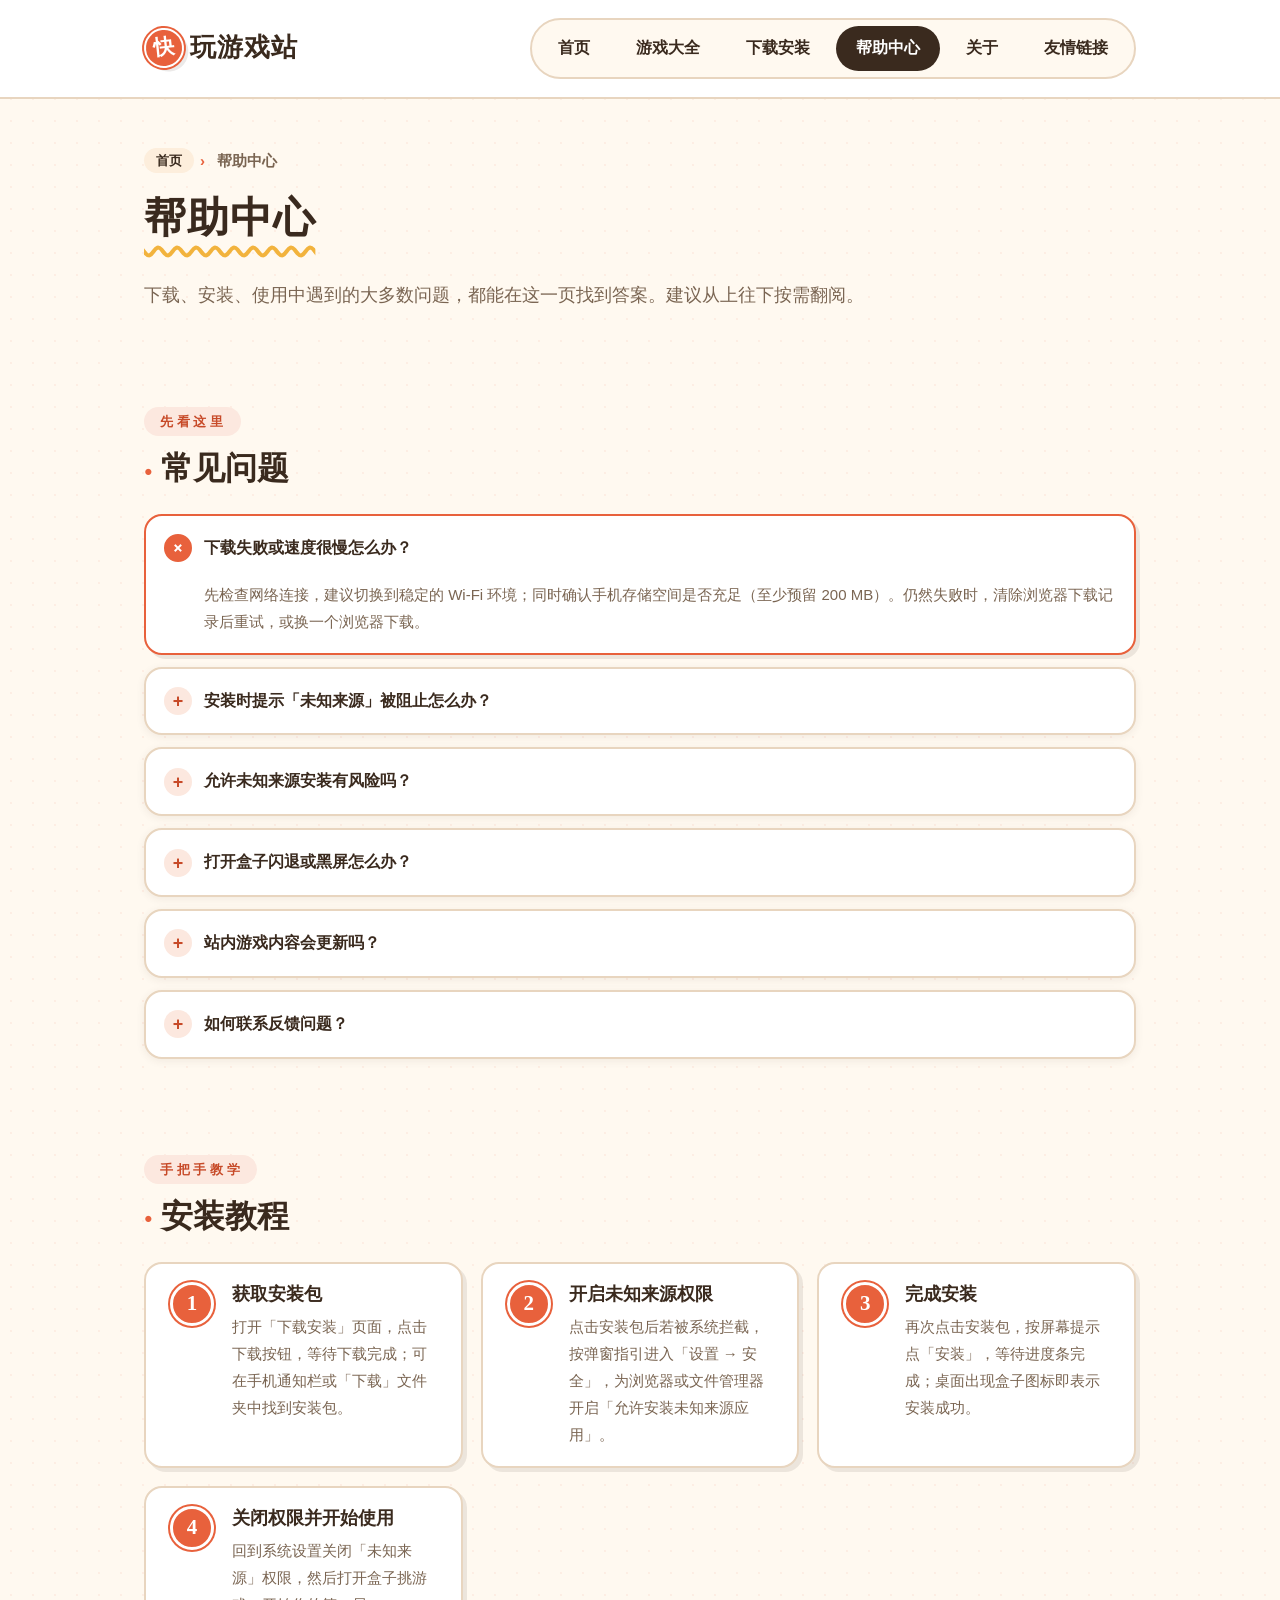
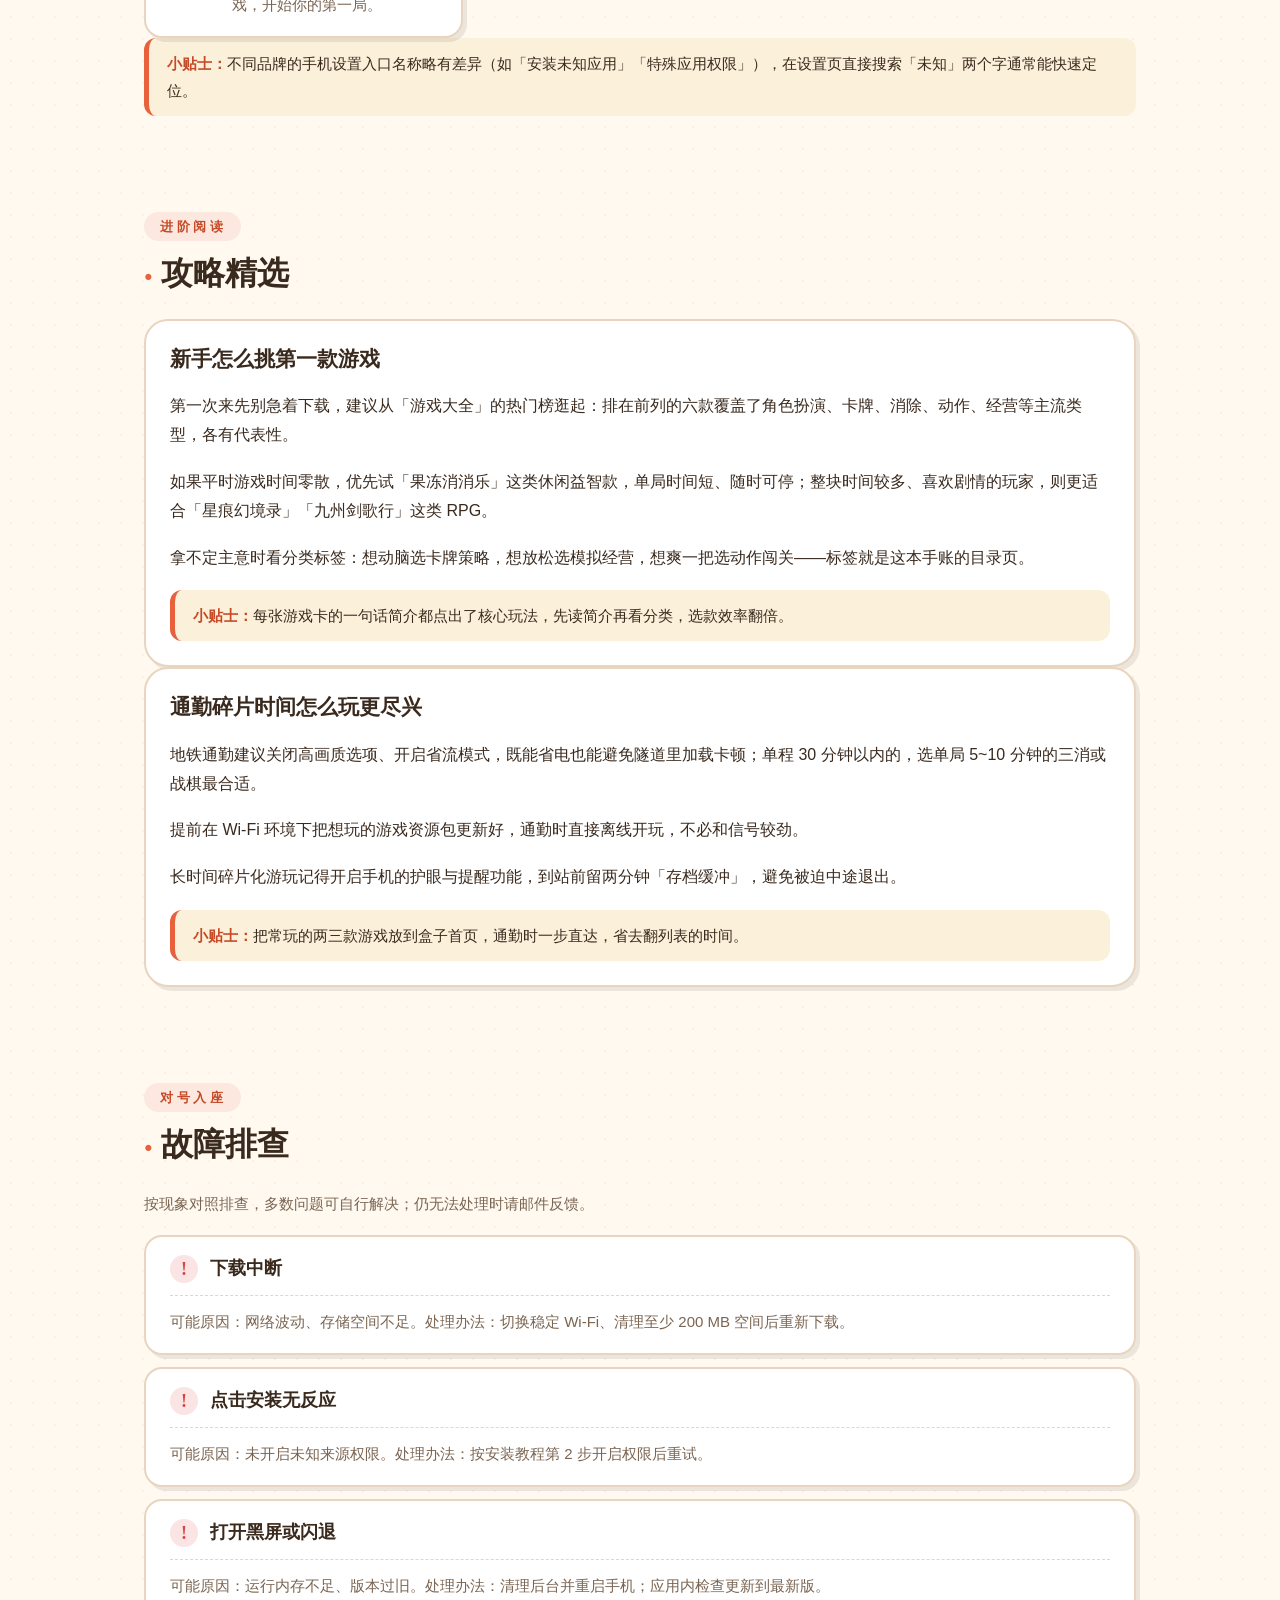
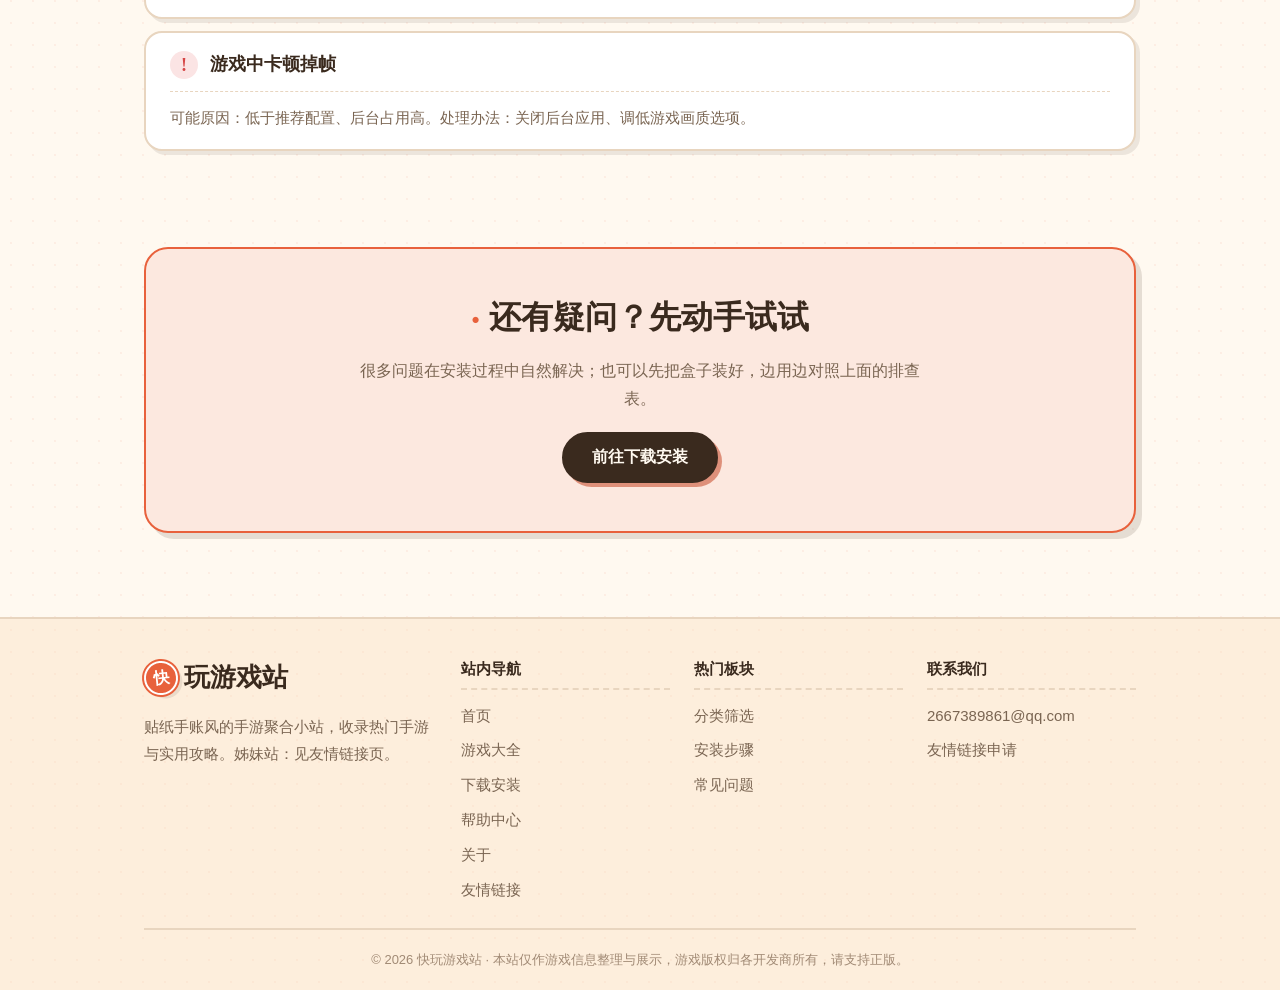
<file: quick/help.html>
<!DOCTYPE html>
<html lang="zh-CN">
<head>
  <meta charset="UTF-8">
  <meta name="viewport" content="width=device-width, initial-scale=1">
  <title>帮助中心 - 快玩游戏站</title>
  <meta name="description" content="快玩游戏站帮助中心：汇总下载安装常见问题解答、四步图文安装教程、新手游戏挑选攻略与故障排查对照表，遇到问题先来这里翻一翻，大部分疑问都有答案。">
  <meta name="keywords" content="快玩帮助中心,游戏安装教程,手游盒子攻略,快玩游戏站,常见问题">
  <meta name="robots" content="index, follow">
  <meta name="author" content="快玩游戏站">
  <meta name="datePublished" content="2026-10-22">
  <meta name="dateModified" content="2026-10-22">
  <link rel="canonical" href="https://shouyou16.github.io/quick/help.html">
  <meta name="theme-color" content="#FFF9F0">
  <link rel="icon" type="image/svg+xml" href="assets/images/favicon.svg">
  <link rel="icon" type="image/png" sizes="32x32" href="assets/images/favicon-32.png">
  <link rel="icon" type="image/png" sizes="192x192" href="assets/images/favicon-192.png">
  <link rel="apple-touch-icon" href="assets/images/apple-touch-icon.png">
  <meta property="og:type" content="website">
  <meta property="og:site_name" content="快玩游戏站">
  <meta property="og:title" content="帮助中心 - 快玩游戏站">
  <meta property="og:description" content="下载安装常见问题、图文教程、新手攻略与故障排查表，遇到问题先来这里翻一翻。">
  <meta property="og:url" content="https://shouyou16.github.io/quick/help.html">
  <meta property="og:image" content="https://shouyou16.github.io/quick/assets/images/og-image.png">
  <meta property="og:locale" content="zh_CN">
  <meta name="twitter:card" content="summary_large_image">
  <meta name="twitter:title" content="帮助中心 - 快玩游戏站">
  <meta name="twitter:description" content="下载安装常见问题、图文教程、新手攻略与故障排查表。">
  <meta name="twitter:image" content="https://shouyou16.github.io/quick/assets/images/og-image.png">
  <script type="application/ld+json">
  {
    "@context": "https://schema.org",
    "@graph": [
      {
        "@type": "Organization",
        "name": "快玩游戏站",
        "url": "https://shouyou16.github.io/quick/home.html",
        "logo": "https://shouyou16.github.io/quick/assets/images/favicon.svg"
      },
      {
        "@type": "WebSite",
        "name": "快玩游戏站",
        "url": "https://shouyou16.github.io/quick/home.html"
      },
      {
        "@type": "BreadcrumbList",
        "itemListElement": [
          { "@type": "ListItem", "position": 1, "name": "首页", "url": "https://shouyou16.github.io/quick/home.html" },
          { "@type": "ListItem", "position": 2, "name": "帮助中心", "url": "https://shouyou16.github.io/quick/help.html" }
        ]
      },
      {
        "@type": "FAQPage",
        "mainEntity": [
          {
            "@type": "Question",
            "name": "下载失败或速度很慢怎么办？",
            "acceptedAnswer": {
              "@type": "Answer",
              "text": "先检查网络连接，建议切换到稳定的 Wi-Fi 环境；同时确认手机存储空间是否充足（至少预留 200 MB）。仍然失败时，清除浏览器下载记录后重试，或换一个浏览器下载。"
            }
          },
          {
            "@type": "Question",
            "name": "安装时提示「未知来源」被阻止怎么办？",
            "acceptedAnswer": {
              "@type": "Answer",
              "text": "这是系统对非应用商店渠道的通用保护。按弹窗引导进入设置，找到「允许安装未知来源应用」并为你使用的浏览器或文件管理器开启权限，然后回到下载文件夹重新点击安装包即可。"
            }
          },
          {
            "@type": "Question",
            "name": "允许未知来源安装有风险吗？",
            "acceptedAnswer": {
              "@type": "Answer",
              "text": "该权限只允许指定应用安装安装包，本身不会带来风险。建议安装完成后回到设置关闭该权限，并保持应用内更新到最新版本。"
            }
          },
          {
            "@type": "Question",
            "name": "打开盒子闪退或黑屏怎么办？",
            "acceptedAnswer": {
              "@type": "Answer",
              "text": "先清理后台应用释放内存，再重启一次手机；若仍闪退，检查系统是否为 Android 6.0 及以上，并在应用内检查更新到最新版本。"
            }
          },
          {
            "@type": "Question",
            "name": "站内游戏内容会更新吗？",
            "acceptedAnswer": {
              "@type": "Answer",
              "text": "会。游戏大全页每日都有条目更新，热门标记也会随人气变化调整，欢迎常来翻翻。"
            }
          },
          {
            "@type": "Question",
            "name": "如何联系反馈问题？",
            "acceptedAnswer": {
              "@type": "Answer",
              "text": "通过页脚的邮箱发邮件，写清手机型号、系统版本与问题现象，附上截图更佳，我们会尽快回复。"
            }
          }
        ]
      }
    ]
  }
  </script>
  <link rel="stylesheet" href="assets/css/quick.css">
</head>
<body data-qpage="help">
  <a title="跳到主要内容" class="q-skip" href="#q-main">跳到主要内容</a>

  <header class="q-header">
    <div class="q-header-inner q-wrap">
      <a title="快玩游戏站" class="q-logo" href="home.html"><span class="q-logo-badge">快</span><span>玩游戏站</span></a>
      <button class="q-menu-btn q-btn q-btn-outline q-btn-sm" type="button" aria-expanded="false" aria-controls="q-nav">菜单</button>
      <nav class="q-nav" id="q-nav" aria-label="站内导航">
        <a title="首页" class="q-nav-link" data-qnav="home" href="home.html">首页</a>
        <a title="游戏大全" class="q-nav-link" data-qnav="games" href="games.html">游戏大全</a>
        <a title="下载安装" class="q-nav-link" data-qnav="download" href="download.html">下载安装</a>
        <a title="帮助中心" class="q-nav-link" data-qnav="help" href="help.html">帮助中心</a>
        <a title="关于" class="q-nav-link" data-qnav="about" href="about.html">关于</a>
        <a title="友情链接" class="q-nav-link" data-qnav="links" href="links.html">友情链接</a>
      </nav>
    </div>
  </header>

  <main id="q-main">

    <section class="q-block" id="q-help-intro">
      <div class="q-wrap">
        <nav aria-label="面包屑">
          <ol class="q-crumb">
            <li><a title="首页" href="home.html">首页</a></li>
            <li><span aria-current="page">帮助中心</span></li>
          </ol>
        </nav>
        <h1>帮助中心</h1>
        <p class="q-lead">下载、安装、使用中遇到的大多数问题，都能在这一页找到答案。建议从上往下按需翻阅。</p>
      </div>
    </section>

    <section class="q-block" id="q-help-faq">
      <div class="q-wrap">
        <div class="q-block-head">
          <span class="q-tagline">先看这里</span>
          <h2>常见问题</h2>
        </div>
        <div class="q-faqlist">
          <details class="q-faq" open>
            <summary>下载失败或速度很慢怎么办？</summary>
            <p>先检查网络连接，建议切换到稳定的 Wi-Fi 环境；同时确认手机存储空间是否充足（至少预留 200 MB）。仍然失败时，清除浏览器下载记录后重试，或换一个浏览器下载。</p>
          </details>
          <details class="q-faq">
            <summary>安装时提示「未知来源」被阻止怎么办？</summary>
            <p>这是系统对非应用商店渠道的通用保护。按弹窗引导进入设置，找到「允许安装未知来源应用」并为你使用的浏览器或文件管理器开启权限，然后回到下载文件夹重新点击安装包即可。</p>
          </details>
          <details class="q-faq">
            <summary>允许未知来源安装有风险吗？</summary>
            <p>该权限只允许指定应用安装安装包，本身不会带来风险。建议安装完成后回到设置关闭该权限，并保持应用内更新到最新版本。</p>
          </details>
          <details class="q-faq">
            <summary>打开盒子闪退或黑屏怎么办？</summary>
            <p>先清理后台应用释放内存，再重启一次手机；若仍闪退，检查系统是否为 Android 6.0 及以上，并在应用内检查更新到最新版本。</p>
          </details>
          <details class="q-faq">
            <summary>站内游戏内容会更新吗？</summary>
            <p>会。游戏大全页每日都有条目更新，热门标记也会随人气变化调整，欢迎常来翻翻。</p>
          </details>
          <details class="q-faq">
            <summary>如何联系反馈问题？</summary>
            <p>通过页脚的邮箱发邮件，写清手机型号、系统版本与问题现象，附上截图更佳，我们会尽快回复。</p>
          </details>
        </div>
      </div>
    </section>

    <section class="q-block" id="q-tutorial">
      <div class="q-wrap">
        <div class="q-block-head">
          <span class="q-tagline">手把手教学</span>
          <h2>安装教程</h2>
        </div>
        <ol class="q-steps">
          <li class="q-step">
            <span class="q-step-num" aria-hidden="true"></span>
            <div>
              <h3>获取安装包</h3>
              <p>打开「下载安装」页面，点击下载按钮，等待下载完成；可在手机通知栏或「下载」文件夹中找到安装包。</p>
            </div>
          </li>
          <li class="q-step">
            <span class="q-step-num" aria-hidden="true"></span>
            <div>
              <h3>开启未知来源权限</h3>
              <p>点击安装包后若被系统拦截，按弹窗指引进入「设置 → 安全」，为浏览器或文件管理器开启「允许安装未知来源应用」。</p>
            </div>
          </li>
          <li class="q-step">
            <span class="q-step-num" aria-hidden="true"></span>
            <div>
              <h3>完成安装</h3>
              <p>再次点击安装包，按屏幕提示点「安装」，等待进度条完成；桌面出现盒子图标即表示安装成功。</p>
            </div>
          </li>
          <li class="q-step">
            <span class="q-step-num" aria-hidden="true"></span>
            <div>
              <h3>关闭权限并开始使用</h3>
              <p>回到系统设置关闭「未知来源」权限，然后打开盒子挑游戏，开始你的第一局。</p>
            </div>
          </li>
        </ol>
        <div class="q-callout">
          <p><strong>小贴士：</strong>不同品牌的手机设置入口名称略有差异（如「安装未知应用」「特殊应用权限」），在设置页直接搜索「未知」两个字通常能快速定位。</p>
        </div>
      </div>
    </section>

    <section class="q-block" id="q-tips">
      <div class="q-wrap">
        <div class="q-block-head">
          <span class="q-tagline">进阶阅读</span>
          <h2>攻略精选</h2>
        </div>

        <article class="q-card">
          <h3>新手怎么挑第一款游戏</h3>
          <p>第一次来先别急着下载，建议从「游戏大全」的热门榜逛起：排在前列的六款覆盖了角色扮演、卡牌、消除、动作、经营等主流类型，各有代表性。</p>
          <p>如果平时游戏时间零散，优先试「果冻消消乐」这类休闲益智款，单局时间短、随时可停；整块时间较多、喜欢剧情的玩家，则更适合「星痕幻境录」「九州剑歌行」这类 RPG。</p>
          <p>拿不定主意时看分类标签：想动脑选卡牌策略，想放松选模拟经营，想爽一把选动作闯关——标签就是这本手账的目录页。</p>
          <div class="q-callout">
            <p><strong>小贴士：</strong>每张游戏卡的一句话简介都点出了核心玩法，先读简介再看分类，选款效率翻倍。</p>
          </div>
        </article>

        <article class="q-card">
          <h3>通勤碎片时间怎么玩更尽兴</h3>
          <p>地铁通勤建议关闭高画质选项、开启省流模式，既能省电也能避免隧道里加载卡顿；单程 30 分钟以内的，选单局 5~10 分钟的三消或战棋最合适。</p>
          <p>提前在 Wi-Fi 环境下把想玩的游戏资源包更新好，通勤时直接离线开玩，不必和信号较劲。</p>
          <p>长时间碎片化游玩记得开启手机的护眼与提醒功能，到站前留两分钟「存档缓冲」，避免被迫中途退出。</p>
          <div class="q-callout">
            <p><strong>小贴士：</strong>把常玩的两三款游戏放到盒子首页，通勤时一步直达，省去翻列表的时间。</p>
          </div>
        </article>
      </div>
    </section>

    <section class="q-block" id="q-trouble">
      <div class="q-wrap">
        <div class="q-block-head">
          <span class="q-tagline">对号入座</span>
          <h2>故障排查</h2>
        </div>
        <p class="q-muted">按现象对照排查，多数问题可自行解决；仍无法处理时请邮件反馈。</p>
        <div class="q-trouble">
          <h3>下载中断</h3>
          <p>可能原因：网络波动、存储空间不足。处理办法：切换稳定 Wi-Fi、清理至少 200 MB 空间后重新下载。</p>
        </div>
        <div class="q-trouble">
          <h3>点击安装无反应</h3>
          <p>可能原因：未开启未知来源权限。处理办法：按安装教程第 2 步开启权限后重试。</p>
        </div>
        <div class="q-trouble">
          <h3>打开黑屏或闪退</h3>
          <p>可能原因：运行内存不足、版本过旧。处理办法：清理后台并重启手机；应用内检查更新到最新版。</p>
        </div>
        <div class="q-trouble">
          <h3>游戏中卡顿掉帧</h3>
          <p>可能原因：低于推荐配置、后台占用高。处理办法：关闭后台应用、调低游戏画质选项。</p>
        </div>
      </div>
    </section>

    <section class="q-block" id="q-help-cta">
      <div class="q-wrap">
        <div class="q-cta">
          <h2>还有疑问？先动手试试</h2>
          <p>很多问题在安装过程中自然解决；也可以先把盒子装好，边用边对照上面的排查表。</p>
          <div class="q-cta-row">
            <a title="前往下载安装" class="q-btn q-btn-solid" href="download.html">前往下载安装</a>
          </div>
        </div>
      </div>
    </section>

  </main>

  <footer class="q-footer">
    <div class="q-wrap">
      <div class="q-footer-grid">
        <div>
          <p class="q-footer-logo"><span class="q-logo-badge">快</span><span>玩游戏站</span></p>
          <p class="q-footer-note">贴纸手账风的手游聚合小站，收录热门手游与实用攻略。姊妹站：见友情链接页。</p>
        </div>
        <nav aria-label="页脚站内导航">
          <p class="q-footer-title">站内导航</p>
          <ul>
            <li><a title="首页" href="home.html">首页</a></li>
            <li><a title="游戏大全" href="games.html">游戏大全</a></li>
            <li><a title="下载安装" href="download.html">下载安装</a></li>
            <li><a title="帮助中心" href="help.html">帮助中心</a></li>
            <li><a title="关于" href="about.html">关于</a></li>
            <li><a title="友情链接" href="links.html">友情链接</a></li>
          </ul>
        </nav>
        <div>
          <p class="q-footer-title">热门板块</p>
          <ul>
            <li><a title="分类筛选" href="games.html#q-filter">分类筛选</a></li>
            <li><a title="安装步骤" href="download.html#q-install">安装步骤</a></li>
            <li><a title="常见问题" href="help.html#q-help-faq">常见问题</a></li>
          </ul>
        </div>
        <div>
          <p class="q-footer-title">联系我们</p>
          <ul>
            <li><a title="2667389861@qq.com" href="mailto:2667389861@qq.com">2667389861@qq.com</a></li>
            <li><a title="友情链接申请" href="links.html">友情链接申请</a></li>
          </ul>
        </div>
      </div>
      <div class="q-footer-bottom">
        <p>© 2026 快玩游戏站 · 本站仅作游戏信息整理与展示，游戏版权归各开发商所有，请支持正版。</p>
      </div>
    </div>
  </footer>

  <button id="q-top-btn" type="button" aria-label="回到顶部">↑</button>

  <script src="assets/js/quick.js" defer></script>
</body>
</html>
</file>
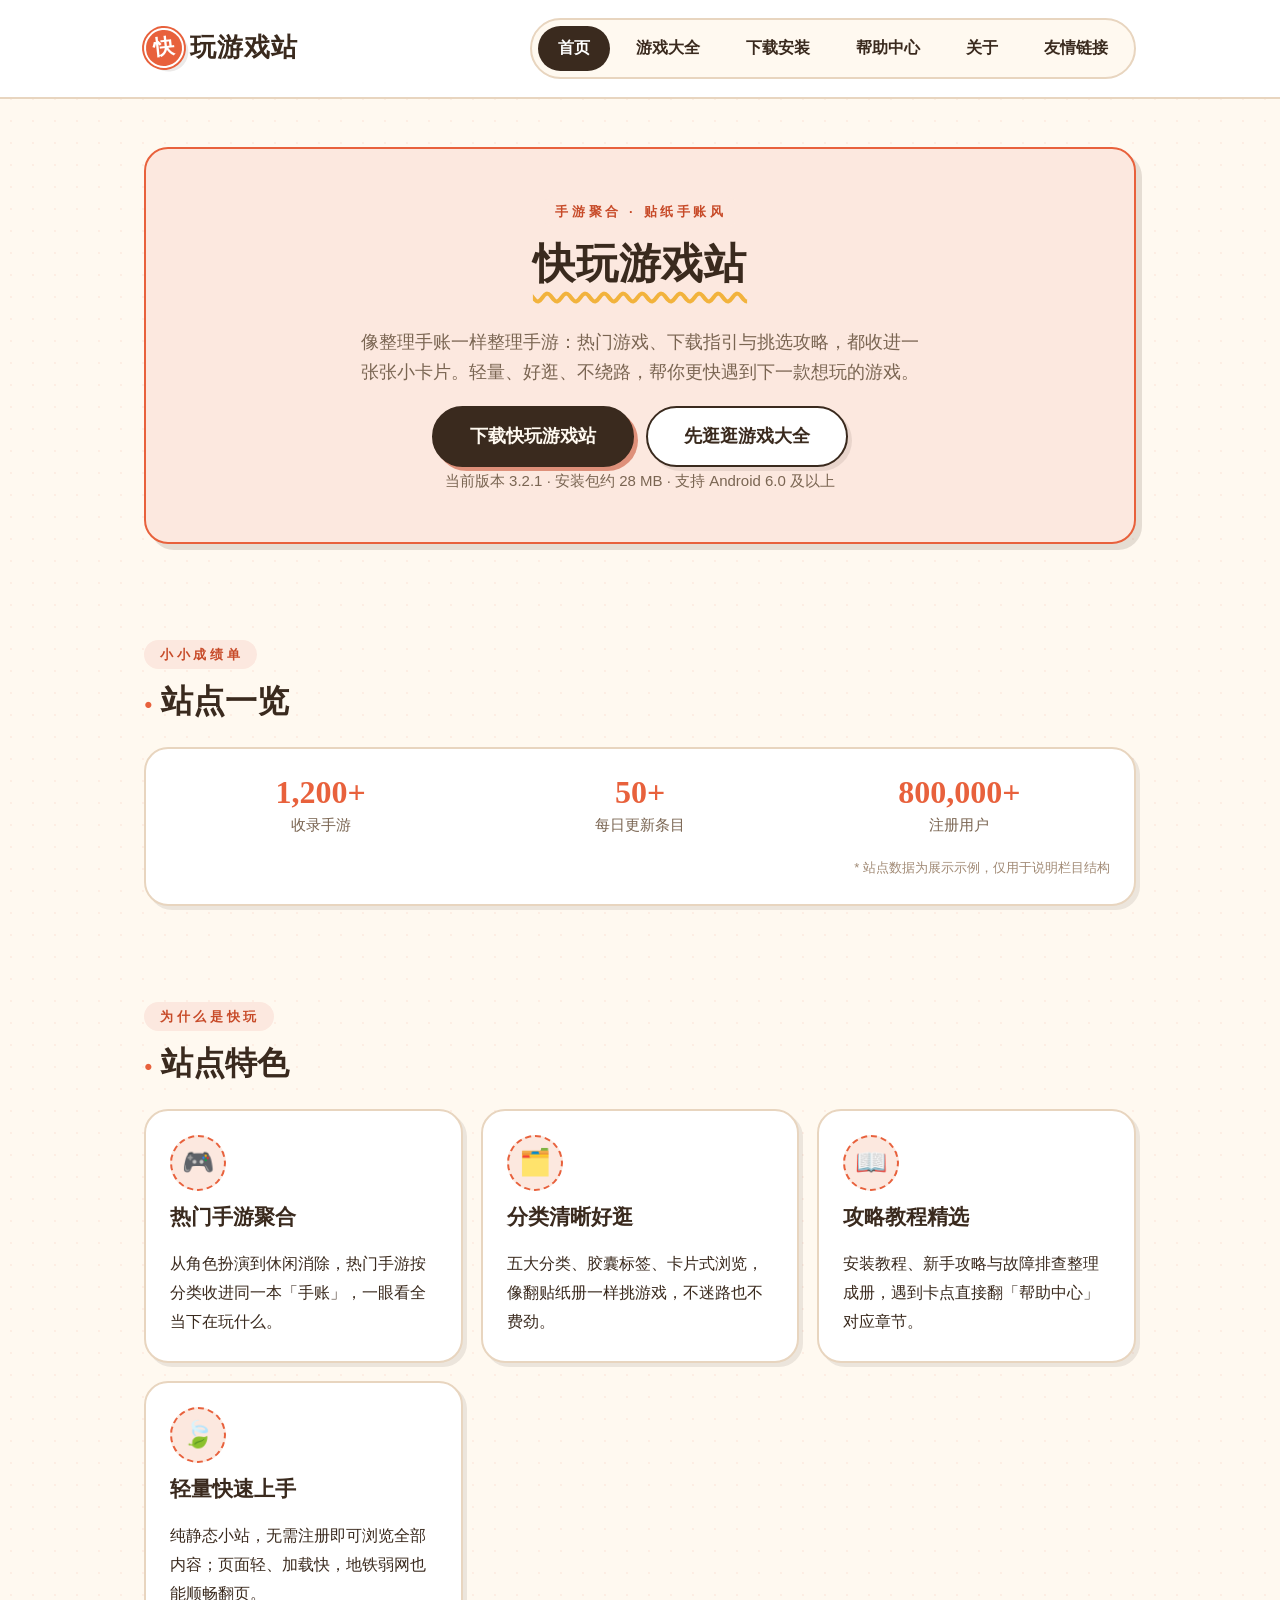
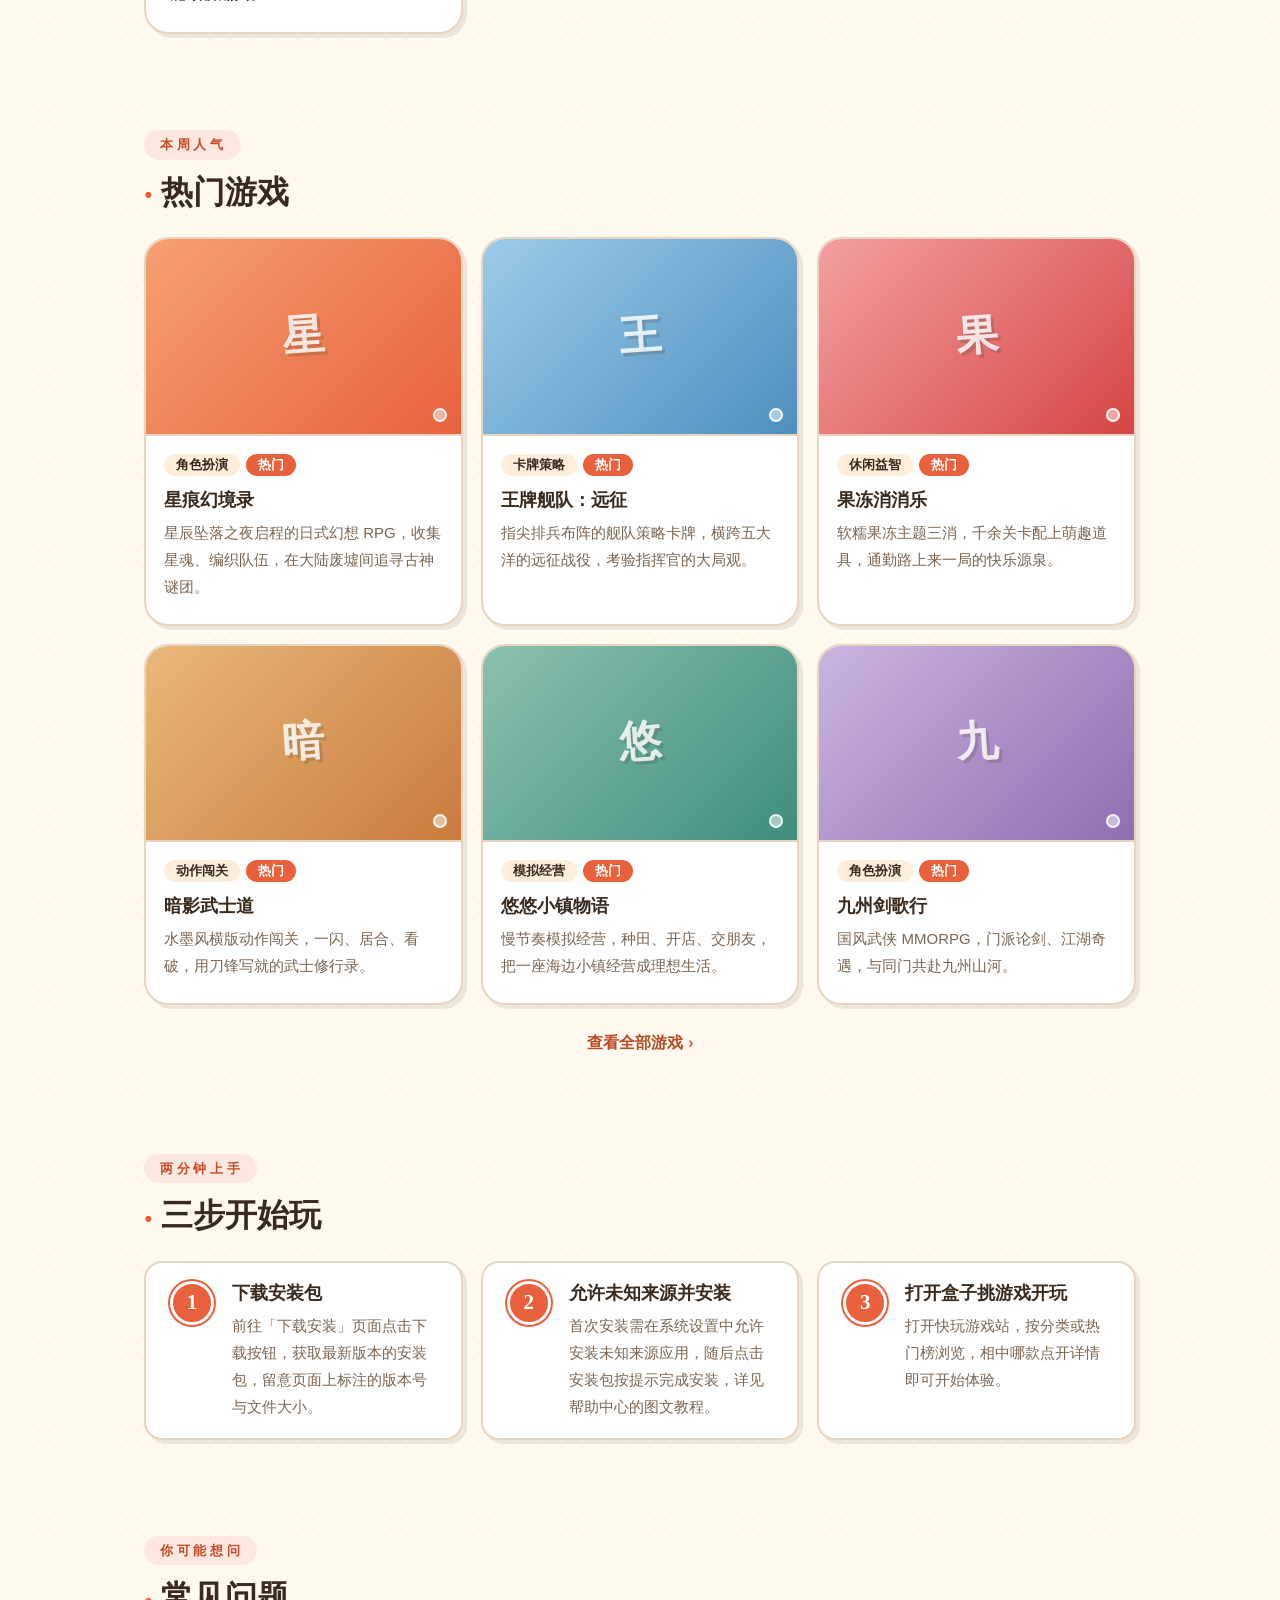
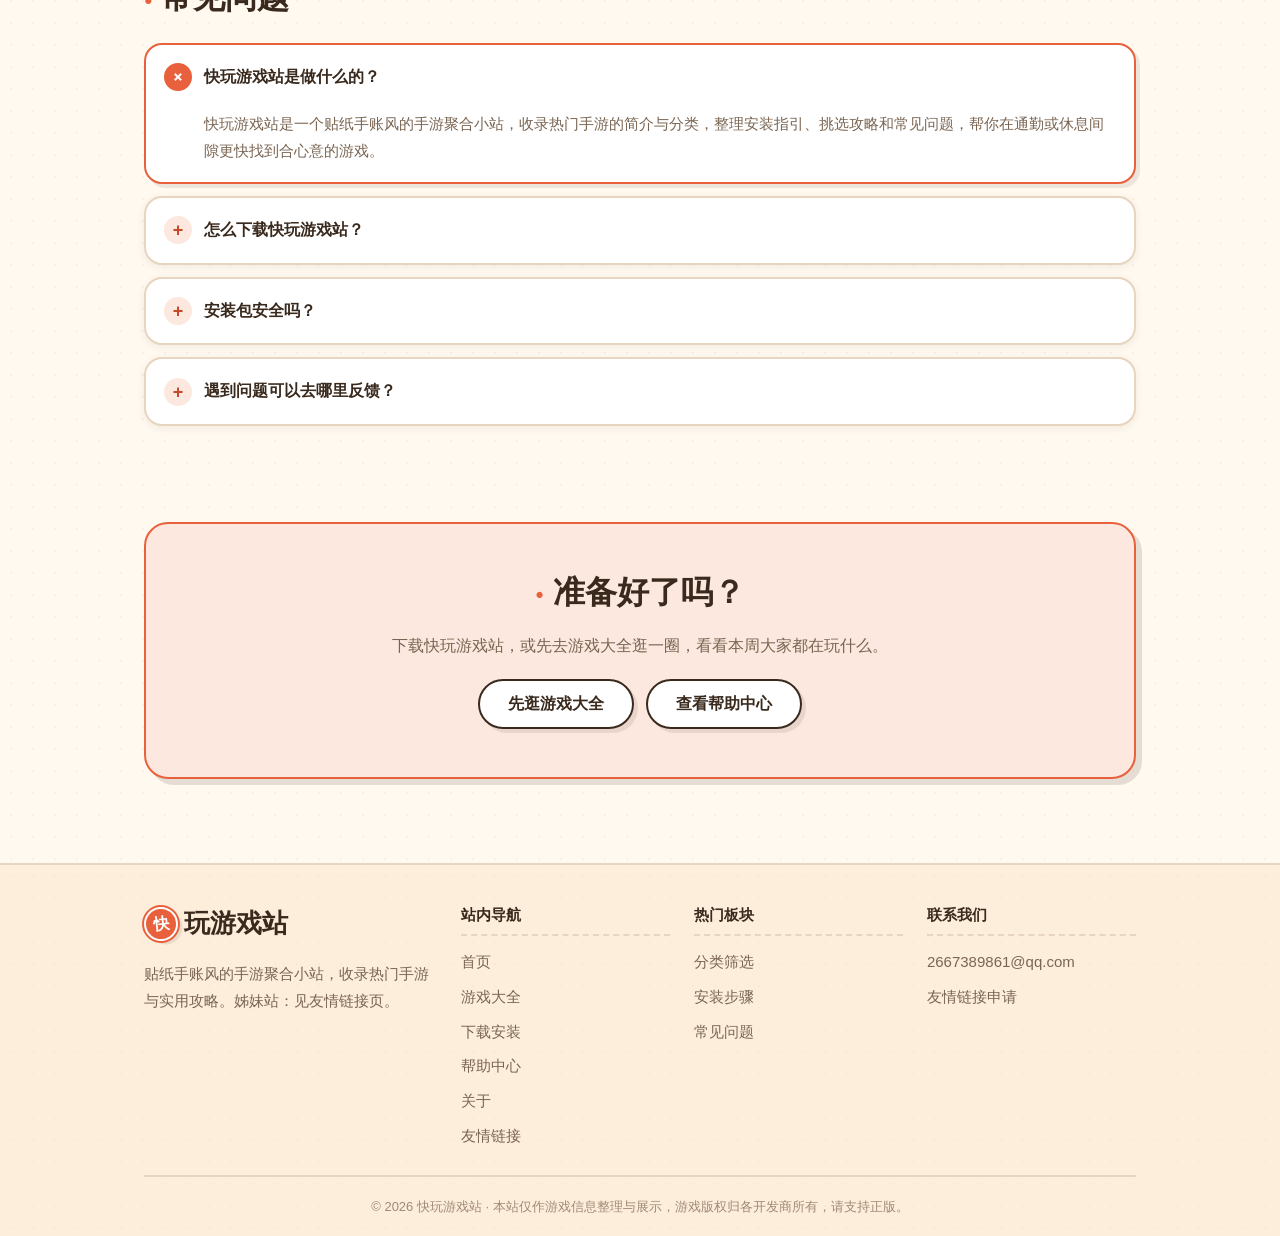
<file: quick/home.html>
<!DOCTYPE html>
<html lang="zh-CN">
<head>
  <meta charset="UTF-8">
  <meta name="viewport" content="width=device-width, initial-scale=1">
  <title>首页 - 快玩游戏站</title>
  <meta name="description" content="快玩游戏站是一个贴纸手账风的手游聚合小站，把热门手游、下载指引与挑选攻略整理进一张张小卡片，轻量好逛，帮你更快找到下一款想玩的游戏。">
  <meta name="keywords" content="快玩游戏站,手游盒子,手游下载,游戏礼包,安卓游戏,免费手游,快玩首页">
  <meta name="robots" content="index, follow">
  <meta name="author" content="快玩游戏站">
  <meta name="datePublished" content="2026-10-22">
  <meta name="dateModified" content="2026-10-22">
  <link rel="canonical" href="https://shouyou16.github.io/quick/home.html">
  <meta name="theme-color" content="#FFF9F0">
  <link rel="icon" type="image/svg+xml" href="assets/images/favicon.svg">
  <link rel="icon" type="image/png" sizes="32x32" href="assets/images/favicon-32.png">
  <link rel="icon" type="image/png" sizes="192x192" href="assets/images/favicon-192.png">
  <link rel="apple-touch-icon" href="assets/images/apple-touch-icon.png">
  <meta property="og:type" content="website">
  <meta property="og:site_name" content="快玩游戏站">
  <meta property="og:title" content="快玩游戏站 - 手游聚合下载 · 攻略精选">
  <meta property="og:description" content="贴纸手账风的手游聚合小站：热门手游、下载指引与挑选攻略，轻量好逛，帮你更快找到下一款想玩的游戏。">
  <meta property="og:url" content="https://shouyou16.github.io/quick/home.html">
  <meta property="og:image" content="https://shouyou16.github.io/quick/assets/images/og-image.png">
  <meta property="og:locale" content="zh_CN">
  <meta name="twitter:card" content="summary_large_image">
  <meta name="twitter:title" content="快玩游戏站 - 手游聚合下载 · 攻略精选">
  <meta name="twitter:description" content="贴纸手账风的手游聚合小站：热门手游、下载指引与挑选攻略，轻量好逛。">
  <meta name="twitter:image" content="https://shouyou16.github.io/quick/assets/images/og-image.png">
  <script type="application/ld+json">
  {
    "@context": "https://schema.org",
    "@graph": [
      {
        "@type": "Organization",
        "name": "快玩游戏站",
        "url": "https://shouyou16.github.io/quick/home.html",
        "logo": "https://shouyou16.github.io/quick/assets/images/favicon.svg",
        "email": "2667389861@qq.com"
      },
      {
        "@type": "WebSite",
        "name": "快玩游戏站",
        "url": "https://shouyou16.github.io/quick/home.html"
      },
      {
        "@type": "FAQPage",
        "mainEntity": [
          {
            "@type": "Question",
            "name": "快玩游戏站是做什么的？",
            "acceptedAnswer": {
              "@type": "Answer",
              "text": "快玩游戏站是一个贴纸手账风的手游聚合小站，收录热门手游的简介与分类，整理安装指引、挑选攻略和常见问题，帮你在通勤或休息间隙更快找到合心意的游戏。"
            }
          },
          {
            "@type": "Question",
            "name": "怎么下载快玩游戏站？",
            "acceptedAnswer": {
              "@type": "Answer",
              "text": "前往本站「下载安装」页面，点击下载按钮获取安装包，再按照页面内的安装步骤操作即可，整个过程通常不超过两分钟。"
            }
          },
          {
            "@type": "Question",
            "name": "安装包安全吗？",
            "acceptedAnswer": {
              "@type": "Answer",
              "text": "本站提供的安装包均附版本号与更新日期，安装前请核对页面展示的信息；同时建议在手机系统中开启安全校验，从正规渠道获取应用。"
            }
          },
          {
            "@type": "Question",
            "name": "遇到问题可以去哪里反馈？",
            "acceptedAnswer": {
              "@type": "Answer",
              "text": "可以查看「帮助中心」的常见问题与故障排查；仍未解决时，通过页脚邮箱发邮件描述问题，我们会尽快回复。"
            }
          }
        ]
      },
      {
        "@type": "ItemList",
        "name": "热门游戏",
        "itemListElement": [
          { "@type": "ListItem", "position": 1, "name": "星痕幻境录", "url": "https://shouyou16.github.io/quick/games.html#qgame-01" },
          { "@type": "ListItem", "position": 2, "name": "王牌舰队：远征", "url": "https://shouyou16.github.io/quick/games.html#qgame-02" },
          { "@type": "ListItem", "position": 3, "name": "果冻消消乐", "url": "https://shouyou16.github.io/quick/games.html#qgame-03" },
          { "@type": "ListItem", "position": 4, "name": "暗影武士道", "url": "https://shouyou16.github.io/quick/games.html#qgame-04" },
          { "@type": "ListItem", "position": 5, "name": "悠悠小镇物语", "url": "https://shouyou16.github.io/quick/games.html#qgame-05" },
          { "@type": "ListItem", "position": 6, "name": "九州剑歌行", "url": "https://shouyou16.github.io/quick/games.html#qgame-06" }
        ]
      }
    ]
  }
  </script>
  <link rel="stylesheet" href="assets/css/quick.css">
</head>
<body data-qpage="home">
  <a title="跳到主要内容" class="q-skip" href="#q-main">跳到主要内容</a>

  <header class="q-header">
    <div class="q-header-inner q-wrap">
      <a title="快玩游戏站" class="q-logo" href="home.html"><span class="q-logo-badge">快</span><span>玩游戏站</span></a>
      <button class="q-menu-btn q-btn q-btn-outline q-btn-sm" type="button" aria-expanded="false" aria-controls="q-nav">菜单</button>
      <nav class="q-nav" id="q-nav" aria-label="站内导航">
        <a title="首页" class="q-nav-link" data-qnav="home" href="home.html">首页</a>
        <a title="游戏大全" class="q-nav-link" data-qnav="games" href="games.html">游戏大全</a>
        <a title="下载安装" class="q-nav-link" data-qnav="download" href="download.html">下载安装</a>
        <a title="帮助中心" class="q-nav-link" data-qnav="help" href="help.html">帮助中心</a>
        <a title="关于" class="q-nav-link" data-qnav="about" href="about.html">关于</a>
        <a title="友情链接" class="q-nav-link" data-qnav="links" href="links.html">友情链接</a>
      </nav>
    </div>
  </header>

  <main id="q-main">

    <section class="q-block" id="q-hero">
      <div class="q-wrap">
        <div class="q-cta">
          <span class="q-tagline">手游聚合 · 贴纸手账风</span>
          <h1>快玩游戏站</h1>
          <p class="q-lead">像整理手账一样整理手游：热门游戏、下载指引与挑选攻略，都收进一张张小卡片。轻量、好逛、不绕路，帮你更快遇到下一款想玩的游戏。</p>
          <div class="q-cta-row">
            <a title="下载快玩游戏站" class="q-btn q-btn-solid q-btn-big" href="https://cvtui.appd.cn/chaov?surl=AxdNUZ" target="_blank" rel="noopener">下载快玩游戏站</a>
            <a title="先逛逛游戏大全" class="q-btn q-btn-outline q-btn-big" href="games.html">先逛逛游戏大全</a>
          </div>
          <p class="q-muted">当前版本 3.2.1 · 安装包约 28 MB · 支持 Android 6.0 及以上</p>
        </div>
      </div>
    </section>

    <section class="q-block" id="q-stats">
      <div class="q-wrap">
        <div class="q-block-head">
          <span class="q-tagline">小小成绩单</span>
          <h2>站点一览</h2>
        </div>
        <div class="q-stats">
          <div class="q-stat">
            <span class="q-stat-num">1,200+</span>
            <span class="q-stat-label">收录手游</span>
          </div>
          <div class="q-stat">
            <span class="q-stat-num">50+</span>
            <span class="q-stat-label">每日更新条目</span>
          </div>
          <div class="q-stat">
            <span class="q-stat-num">800,000+</span>
            <span class="q-stat-label">注册用户</span>
          </div>
          <p class="q-stats-note">* 站点数据为展示示例，仅用于说明栏目结构</p>
        </div>
      </div>
    </section>

    <section class="q-block" id="q-features">
      <div class="q-wrap">
        <div class="q-block-head">
          <span class="q-tagline">为什么是快玩</span>
          <h2>站点特色</h2>
        </div>
        <div class="q-grid">
          <div class="q-card q-feature">
            <span class="q-feature-icon" aria-hidden="true">🎮</span>
            <h3>热门手游聚合</h3>
            <p>从角色扮演到休闲消除，热门手游按分类收进同一本「手账」，一眼看全当下在玩什么。</p>
          </div>
          <div class="q-card q-feature">
            <span class="q-feature-icon" aria-hidden="true">🗂️</span>
            <h3>分类清晰好逛</h3>
            <p>五大分类、胶囊标签、卡片式浏览，像翻贴纸册一样挑游戏，不迷路也不费劲。</p>
          </div>
          <div class="q-card q-feature">
            <span class="q-feature-icon" aria-hidden="true">📖</span>
            <h3>攻略教程精选</h3>
            <p>安装教程、新手攻略与故障排查整理成册，遇到卡点直接翻「帮助中心」对应章节。</p>
          </div>
          <div class="q-card q-feature">
            <span class="q-feature-icon" aria-hidden="true">🍃</span>
            <h3>轻量快速上手</h3>
            <p>纯静态小站，无需注册即可浏览全部内容；页面轻、加载快，地铁弱网也能顺畅翻页。</p>
          </div>
        </div>
      </div>
    </section>

    <section class="q-block" id="q-hot">
      <div class="q-wrap">
        <div class="q-block-head">
          <span class="q-tagline">本周人气</span>
          <h2>热门游戏</h2>
        </div>
        <div class="q-grid">
          <article class="q-card q-game" id="qgame-01" data-qcat="rpg">
            <div class="q-game-cover q-c1" aria-hidden="true"><span class="q-game-glyph">星</span></div>
            <div class="q-game-body">
              <div class="q-pill-row">
                <span class="q-pill q-pill-cat">角色扮演</span>
                <span class="q-pill q-pill-hot">热门</span>
              </div>
              <h3>星痕幻境录</h3>
              <p class="q-game-desc">星辰坠落之夜启程的日式幻想 RPG，收集星魂、编织队伍，在大陆废墟间追寻古神谜团。</p>
            </div>
          </article>
          <article class="q-card q-game" id="qgame-02" data-qcat="card">
            <div class="q-game-cover q-c5" aria-hidden="true"><span class="q-game-glyph">王</span></div>
            <div class="q-game-body">
              <div class="q-pill-row">
                <span class="q-pill q-pill-cat">卡牌策略</span>
                <span class="q-pill q-pill-hot">热门</span>
              </div>
              <h3>王牌舰队：远征</h3>
              <p class="q-game-desc">指尖排兵布阵的舰队策略卡牌，横跨五大洋的远征战役，考验指挥官的大局观。</p>
            </div>
          </article>
          <article class="q-card q-game" id="qgame-03" data-qcat="casual">
            <div class="q-game-cover q-c4" aria-hidden="true"><span class="q-game-glyph">果</span></div>
            <div class="q-game-body">
              <div class="q-pill-row">
                <span class="q-pill q-pill-cat">休闲益智</span>
                <span class="q-pill q-pill-hot">热门</span>
              </div>
              <h3>果冻消消乐</h3>
              <p class="q-game-desc">软糯果冻主题三消，千余关卡配上萌趣道具，通勤路上来一局的快乐源泉。</p>
            </div>
          </article>
          <article class="q-card q-game" id="qgame-04" data-qcat="action">
            <div class="q-game-cover q-c2" aria-hidden="true"><span class="q-game-glyph">暗</span></div>
            <div class="q-game-body">
              <div class="q-pill-row">
                <span class="q-pill q-pill-cat">动作闯关</span>
                <span class="q-pill q-pill-hot">热门</span>
              </div>
              <h3>暗影武士道</h3>
              <p class="q-game-desc">水墨风横版动作闯关，一闪、居合、看破，用刀锋写就的武士修行录。</p>
            </div>
          </article>
          <article class="q-card q-game" id="qgame-05" data-qcat="sim">
            <div class="q-game-cover q-c3" aria-hidden="true"><span class="q-game-glyph">悠</span></div>
            <div class="q-game-body">
              <div class="q-pill-row">
                <span class="q-pill q-pill-cat">模拟经营</span>
                <span class="q-pill q-pill-hot">热门</span>
              </div>
              <h3>悠悠小镇物语</h3>
              <p class="q-game-desc">慢节奏模拟经营，种田、开店、交朋友，把一座海边小镇经营成理想生活。</p>
            </div>
          </article>
          <article class="q-card q-game" id="qgame-06" data-qcat="rpg">
            <div class="q-game-cover q-c6" aria-hidden="true"><span class="q-game-glyph">九</span></div>
            <div class="q-game-body">
              <div class="q-pill-row">
                <span class="q-pill q-pill-cat">角色扮演</span>
                <span class="q-pill q-pill-hot">热门</span>
              </div>
              <h3>九州剑歌行</h3>
              <p class="q-game-desc">国风武侠 MMORPG，门派论剑、江湖奇遇，与同门共赴九州山河。</p>
            </div>
          </article>
        </div>
        <p class="q-center q-mt-4">
          <a title="查看全部游戏" class="q-more" href="games.html">查看全部游戏</a>
        </p>
      </div>
    </section>

    <section class="q-block" id="q-steps">
      <div class="q-wrap">
        <div class="q-block-head">
          <span class="q-tagline">两分钟上手</span>
          <h2>三步开始玩</h2>
        </div>
        <ol class="q-steps">
          <li class="q-step">
            <span class="q-step-num" aria-hidden="true"></span>
            <div>
              <h3>下载安装包</h3>
              <p>前往「下载安装」页面点击下载按钮，获取最新版本的安装包，留意页面上标注的版本号与文件大小。</p>
            </div>
          </li>
          <li class="q-step">
            <span class="q-step-num" aria-hidden="true"></span>
            <div>
              <h3>允许未知来源并安装</h3>
              <p>首次安装需在系统设置中允许安装未知来源应用，随后点击安装包按提示完成安装，详见帮助中心的图文教程。</p>
            </div>
          </li>
          <li class="q-step">
            <span class="q-step-num" aria-hidden="true"></span>
            <div>
              <h3>打开盒子挑游戏开玩</h3>
              <p>打开快玩游戏站，按分类或热门榜浏览，相中哪款点开详情即可开始体验。</p>
            </div>
          </li>
        </ol>
      </div>
    </section>

    <section class="q-block" id="q-faq">
      <div class="q-wrap">
        <div class="q-block-head">
          <span class="q-tagline">你可能想问</span>
          <h2>常见问题</h2>
        </div>
        <div class="q-faqlist">
          <details class="q-faq" open>
            <summary>快玩游戏站是做什么的？</summary>
            <p>快玩游戏站是一个贴纸手账风的手游聚合小站，收录热门手游的简介与分类，整理安装指引、挑选攻略和常见问题，帮你在通勤或休息间隙更快找到合心意的游戏。</p>
          </details>
          <details class="q-faq">
            <summary>怎么下载快玩游戏站？</summary>
            <p>前往本站「下载安装」页面，点击下载按钮获取安装包，再按照页面内的安装步骤操作即可，整个过程通常不超过两分钟。</p>
          </details>
          <details class="q-faq">
            <summary>安装包安全吗？</summary>
            <p>本站提供的安装包均附版本号与更新日期，安装前请核对页面展示的信息；同时建议在手机系统中开启安全校验，从正规渠道获取应用。</p>
          </details>
          <details class="q-faq">
            <summary>遇到问题可以去哪里反馈？</summary>
            <p>可以查看「帮助中心」的常见问题与故障排查；仍未解决时，通过页脚邮箱发邮件描述问题，我们会尽快回复。</p>
          </details>
        </div>
      </div>
    </section>

    <section class="q-block" id="q-home-cta">
      <div class="q-wrap">
        <div class="q-cta">
          <h2>准备好了吗？</h2>
          <p>下载快玩游戏站，或先去游戏大全逛一圈，看看本周大家都在玩什么。</p>
          <div class="q-cta-row">
            <a title="先逛游戏大全" class="q-btn q-btn-outline" href="games.html">先逛游戏大全</a>
            <a title="查看帮助中心" class="q-btn q-btn-outline" href="help.html">查看帮助中心</a>
          </div>
        </div>
      </div>
    </section>

  </main>

  <footer class="q-footer">
    <div class="q-wrap">
      <div class="q-footer-grid">
        <div>
          <p class="q-footer-logo"><span class="q-logo-badge">快</span><span>玩游戏站</span></p>
          <p class="q-footer-note">贴纸手账风的手游聚合小站，收录热门手游与实用攻略。姊妹站：见友情链接页。</p>
        </div>
        <nav aria-label="页脚站内导航">
          <p class="q-footer-title">站内导航</p>
          <ul>
            <li><a title="首页" href="home.html">首页</a></li>
            <li><a title="游戏大全" href="games.html">游戏大全</a></li>
            <li><a title="下载安装" href="download.html">下载安装</a></li>
            <li><a title="帮助中心" href="help.html">帮助中心</a></li>
            <li><a title="关于" href="about.html">关于</a></li>
            <li><a title="友情链接" href="links.html">友情链接</a></li>
          </ul>
        </nav>
        <div>
          <p class="q-footer-title">热门板块</p>
          <ul>
            <li><a title="分类筛选" href="games.html#q-filter">分类筛选</a></li>
            <li><a title="安装步骤" href="download.html#q-install">安装步骤</a></li>
            <li><a title="常见问题" href="help.html#q-help-faq">常见问题</a></li>
          </ul>
        </div>
        <div>
          <p class="q-footer-title">联系我们</p>
          <ul>
            <li><a title="2667389861@qq.com" href="mailto:2667389861@qq.com">2667389861@qq.com</a></li>
            <li><a title="友情链接申请" href="links.html">友情链接申请</a></li>
          </ul>
        </div>
      </div>
      <div class="q-footer-bottom">
        <p>© 2026 快玩游戏站 · 本站仅作游戏信息整理与展示，游戏版权归各开发商所有，请支持正版。</p>
      </div>
    </div>
  </footer>

  <button id="q-top-btn" type="button" aria-label="回到顶部">↑</button>

  <script src="assets/js/quick.js" defer></script>
</body>
</html>
</file>
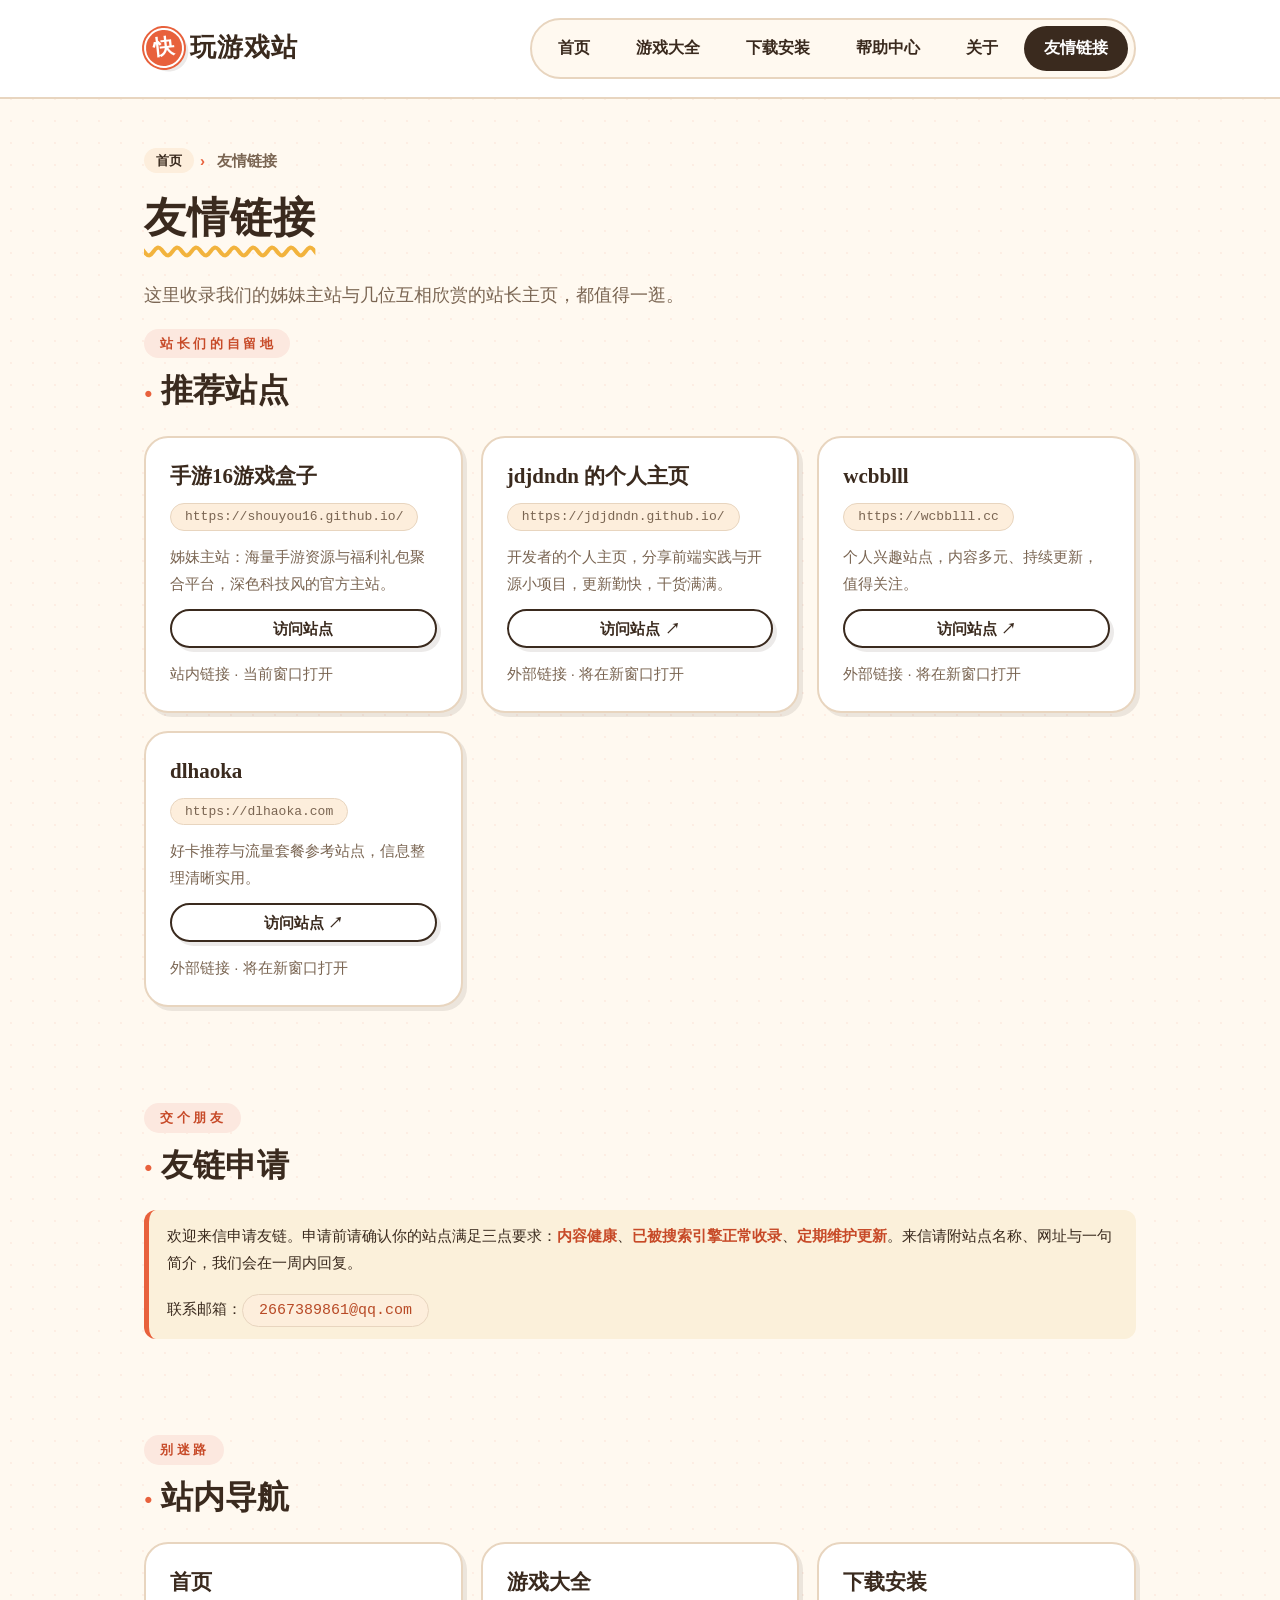
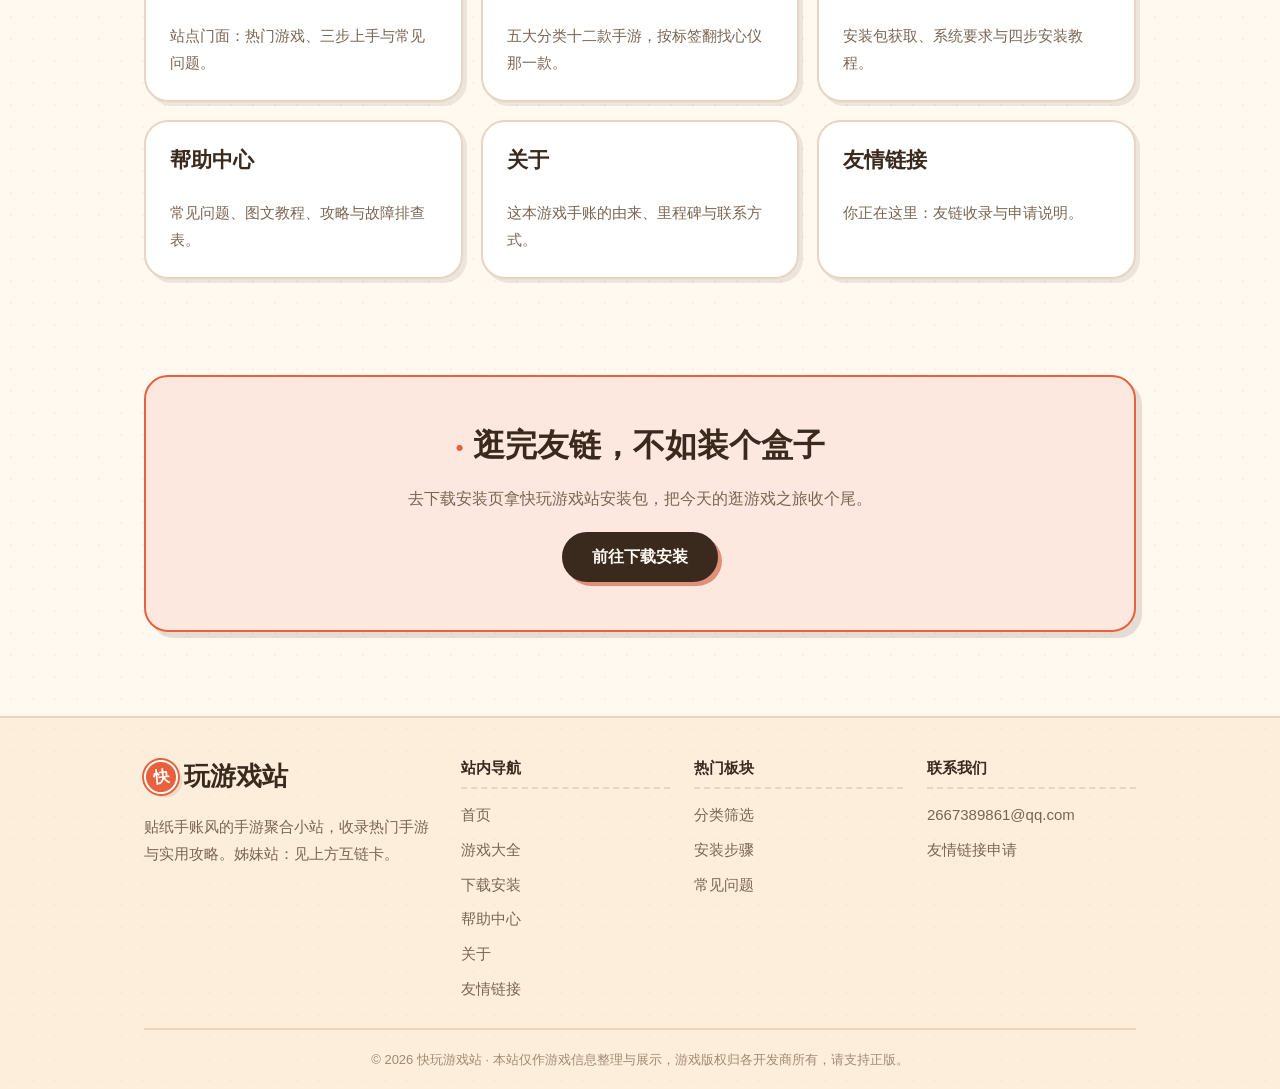
<file: quick/links.html>
<!DOCTYPE html>
<html lang="zh-CN">
<head>
  <meta charset="UTF-8">
  <meta name="viewport" content="width=device-width, initial-scale=1">
  <title>友情链接 - 快玩游戏站</title>
  <meta name="description" content="快玩游戏站友情链接页：收录姊妹主站与三位站长的个人主页，附友链申请要求与联系邮箱，欢迎内容健康、正常收录、定期维护的站点来信交换链接。">
  <meta name="keywords" content="友情链接,快玩游戏站,游戏盒子导航,快玩互链">
  <meta name="robots" content="index, follow">
  <meta name="author" content="快玩游戏站">
  <meta name="datePublished" content="2026-10-22">
  <meta name="dateModified" content="2026-10-22">
  <link rel="canonical" href="https://shouyou16.github.io/quick/links.html">
  <meta name="theme-color" content="#FFF9F0">
  <link rel="icon" type="image/svg+xml" href="assets/images/favicon.svg">
  <link rel="icon" type="image/png" sizes="32x32" href="assets/images/favicon-32.png">
  <link rel="icon" type="image/png" sizes="192x192" href="assets/images/favicon-192.png">
  <link rel="apple-touch-icon" href="assets/images/apple-touch-icon.png">
  <meta property="og:type" content="website">
  <meta property="og:site_name" content="快玩游戏站">
  <meta property="og:title" content="友情链接 - 快玩游戏站">
  <meta property="og:description" content="姊妹主站与三位站长的个人主页，附友链申请说明与联系邮箱。">
  <meta property="og:url" content="https://shouyou16.github.io/quick/links.html">
  <meta property="og:image" content="https://shouyou16.github.io/quick/assets/images/og-image.png">
  <meta property="og:locale" content="zh_CN">
  <meta name="twitter:card" content="summary_large_image">
  <meta name="twitter:title" content="友情链接 - 快玩游戏站">
  <meta name="twitter:description" content="姊妹主站与三位站长的个人主页，附友链申请说明。">
  <meta name="twitter:image" content="https://shouyou16.github.io/quick/assets/images/og-image.png">
  <script type="application/ld+json">
  {
    "@context": "https://schema.org",
    "@graph": [
      {
        "@type": "Organization",
        "name": "快玩游戏站",
        "url": "https://shouyou16.github.io/quick/home.html",
        "logo": "https://shouyou16.github.io/quick/assets/images/favicon.svg",
        "email": "2667389861@qq.com"
      },
      {
        "@type": "WebSite",
        "name": "快玩游戏站",
        "url": "https://shouyou16.github.io/quick/home.html"
      },
      {
        "@type": "BreadcrumbList",
        "itemListElement": [
          { "@type": "ListItem", "position": 1, "name": "首页", "url": "https://shouyou16.github.io/quick/home.html" },
          { "@type": "ListItem", "position": 2, "name": "友情链接", "url": "https://shouyou16.github.io/quick/links.html" }
        ]
      },
      {
        "@type": "ItemList",
        "name": "友情链接",
        "numberOfItems": 4,
        "itemListElement": [
          { "@type": "ListItem", "position": 1, "name": "手游16游戏盒子", "url": "https://shouyou16.github.io/" },
          { "@type": "ListItem", "position": 2, "name": "jdjdndn 的个人主页", "url": "https://jdjdndn.github.io/" },
          { "@type": "ListItem", "position": 3, "name": "wcbblll", "url": "https://wcbblll.cc" },
          { "@type": "ListItem", "position": 4, "name": "dlhaoka", "url": "https://dlhaoka.com" }
        ]
      }
    ]
  }
  </script>
  <link rel="stylesheet" href="assets/css/quick.css">
</head>
<body data-qpage="links">
  <a title="跳到主要内容" class="q-skip" href="#q-main">跳到主要内容</a>

  <header class="q-header">
    <div class="q-header-inner q-wrap">
      <a title="快玩游戏站" class="q-logo" href="home.html"><span class="q-logo-badge">快</span><span>玩游戏站</span></a>
      <button class="q-menu-btn q-btn q-btn-outline q-btn-sm" type="button" aria-expanded="false" aria-controls="q-nav">菜单</button>
      <nav class="q-nav" id="q-nav" aria-label="站内导航">
        <a title="首页" class="q-nav-link" data-qnav="home" href="home.html">首页</a>
        <a title="游戏大全" class="q-nav-link" data-qnav="games" href="games.html">游戏大全</a>
        <a title="下载安装" class="q-nav-link" data-qnav="download" href="download.html">下载安装</a>
        <a title="帮助中心" class="q-nav-link" data-qnav="help" href="help.html">帮助中心</a>
        <a title="关于" class="q-nav-link" data-qnav="about" href="about.html">关于</a>
        <a title="友情链接" class="q-nav-link" data-qnav="links" href="links.html">友情链接</a>
      </nav>
    </div>
  </header>

  <main id="q-main">

    <section class="q-block" id="q-friends">
      <div class="q-wrap">
        <nav aria-label="面包屑">
          <ol class="q-crumb">
            <li><a title="首页" href="home.html">首页</a></li>
            <li><span aria-current="page">友情链接</span></li>
          </ol>
        </nav>
        <h1>友情链接</h1>
        <p class="q-lead">这里收录我们的姊妹主站与几位互相欣赏的站长主页，都值得一逛。</p>

        <div class="q-block-head">
          <span class="q-tagline">站长们的自留地</span>
          <h2>推荐站点</h2>
        </div>

        <div class="q-grid" id="q-friend-list">
          <article class="q-card q-friend">
            <h3>手游16游戏盒子</h3>
            <span class="q-friend-url">https://shouyou16.github.io/</span>
            <p>姊妹主站：海量手游资源与福利礼包聚合平台，深色科技风的官方主站。</p>
            <a title="访问站点" class="q-btn q-btn-outline q-btn-sm" href="../index.html">访问站点</a>
            <p class="q-friend-note">站内链接 · 当前窗口打开</p>
          </article>

          <article class="q-card q-friend">
            <h3>jdjdndn 的个人主页</h3>
            <span class="q-friend-url">https://jdjdndn.github.io/</span>
            <p>开发者的个人主页，分享前端实践与开源小项目，更新勤快，干货满满。</p>
            <a title="访问站点" class="q-btn q-btn-outline q-btn-sm" href="https://jdjdndn.github.io/" target="_blank" rel="noopener">访问站点 ↗</a>
            <p class="q-friend-note">外部链接 · 将在新窗口打开</p>
          </article>

          <article class="q-card q-friend">
            <h3>wcbblll</h3>
            <span class="q-friend-url">https://wcbblll.cc</span>
            <p>个人兴趣站点，内容多元、持续更新，值得关注。</p>
            <a title="访问站点" class="q-btn q-btn-outline q-btn-sm" href="https://wcbblll.cc" target="_blank" rel="noopener">访问站点 ↗</a>
            <p class="q-friend-note">外部链接 · 将在新窗口打开</p>
          </article>

          <article class="q-card q-friend">
            <h3>dlhaoka</h3>
            <span class="q-friend-url">https://dlhaoka.com</span>
            <p>好卡推荐与流量套餐参考站点，信息整理清晰实用。</p>
            <a title="访问站点" class="q-btn q-btn-outline q-btn-sm" href="https://dlhaoka.com" target="_blank" rel="noopener">访问站点 ↗</a>
            <p class="q-friend-note">外部链接 · 将在新窗口打开</p>
          </article>
        </div>
      </div>
    </section>

    <section class="q-block" id="q-apply">
      <div class="q-wrap">
        <div class="q-block-head">
          <span class="q-tagline">交个朋友</span>
          <h2>友链申请</h2>
        </div>
        <div class="q-callout">
          <p>欢迎来信申请友链。申请前请确认你的站点满足三点要求：<strong>内容健康</strong>、<strong>已被搜索引擎正常收录</strong>、<strong>定期维护更新</strong>。来信请附站点名称、网址与一句简介，我们会在一周内回复。</p>
          <p>联系邮箱：<a title="2667389861@qq.com" class="q-mail" href="mailto:2667389861@qq.com">2667389861@qq.com</a></p>
        </div>
      </div>
    </section>

    <section class="q-block" id="q-pages">
      <div class="q-wrap">
        <div class="q-block-head">
          <span class="q-tagline">别迷路</span>
          <h2>站内导航</h2>
        </div>
        <div class="q-pagegrid">
          <a title="首页 站点门面：热门游戏、三步上手与常见问题。" class="q-card" href="home.html">
            <h3>首页</h3>
            <span class="q-page-desc">站点门面：热门游戏、三步上手与常见问题。</span>
          </a>
          <a title="游戏大全 五大分类十二款手游，按标签翻找心仪那一款。" class="q-card" href="games.html">
            <h3>游戏大全</h3>
            <span class="q-page-desc">五大分类十二款手游，按标签翻找心仪那一款。</span>
          </a>
          <a title="下载安装 安装包获取、系统要求与四步安装教程。" class="q-card" href="download.html">
            <h3>下载安装</h3>
            <span class="q-page-desc">安装包获取、系统要求与四步安装教程。</span>
          </a>
          <a title="帮助中心 常见问题、图文教程、攻略与故障排查表。" class="q-card" href="help.html">
            <h3>帮助中心</h3>
            <span class="q-page-desc">常见问题、图文教程、攻略与故障排查表。</span>
          </a>
          <a title="关于 这本游戏手账的由来、里程碑与联系方式。" class="q-card" href="about.html">
            <h3>关于</h3>
            <span class="q-page-desc">这本游戏手账的由来、里程碑与联系方式。</span>
          </a>
          <a title="友情链接 你正在这里：友链收录与申请说明。" class="q-card" href="links.html">
            <h3>友情链接</h3>
            <span class="q-page-desc">你正在这里：友链收录与申请说明。</span>
          </a>
        </div>
      </div>
    </section>

    <section class="q-block" id="q-links-cta">
      <div class="q-wrap">
        <div class="q-cta">
          <h2>逛完友链，不如装个盒子</h2>
          <p>去下载安装页拿快玩游戏站安装包，把今天的逛游戏之旅收个尾。</p>
          <div class="q-cta-row">
            <a title="前往下载安装" class="q-btn q-btn-solid" href="download.html">前往下载安装</a>
          </div>
        </div>
      </div>
    </section>

  </main>

  <footer class="q-footer">
    <div class="q-wrap">
      <div class="q-footer-grid">
        <div>
          <p class="q-footer-logo"><span class="q-logo-badge">快</span><span>玩游戏站</span></p>
          <p class="q-footer-note">贴纸手账风的手游聚合小站，收录热门手游与实用攻略。姊妹站：见上方互链卡。</p>
        </div>
        <nav aria-label="页脚站内导航">
          <p class="q-footer-title">站内导航</p>
          <ul>
            <li><a title="首页" href="home.html">首页</a></li>
            <li><a title="游戏大全" href="games.html">游戏大全</a></li>
            <li><a title="下载安装" href="download.html">下载安装</a></li>
            <li><a title="帮助中心" href="help.html">帮助中心</a></li>
            <li><a title="关于" href="about.html">关于</a></li>
            <li><a title="友情链接" href="links.html">友情链接</a></li>
          </ul>
        </nav>
        <div>
          <p class="q-footer-title">热门板块</p>
          <ul>
            <li><a title="分类筛选" href="games.html#q-filter">分类筛选</a></li>
            <li><a title="安装步骤" href="download.html#q-install">安装步骤</a></li>
            <li><a title="常见问题" href="help.html#q-help-faq">常见问题</a></li>
          </ul>
        </div>
        <div>
          <p class="q-footer-title">联系我们</p>
          <ul>
            <li><a title="2667389861@qq.com" href="mailto:2667389861@qq.com">2667389861@qq.com</a></li>
            <li><a title="友情链接申请" href="links.html#q-apply">友情链接申请</a></li>
          </ul>
        </div>
      </div>
      <div class="q-footer-bottom">
        <p>© 2026 快玩游戏站 · 本站仅作游戏信息整理与展示，游戏版权归各开发商所有，请支持正版。</p>
      </div>
    </div>
  </footer>

  <button id="q-top-btn" type="button" aria-label="回到顶部">↑</button>

  <script src="assets/js/quick.js" defer></script>
</body>
</html>
</file>
<file: assets/css/main.css>
/* ==========================================================================
   手游16游戏盒子官网 - 唯一核心样式表（main.css）
   --------------------------------------------------------------------------
   适用站点: https://shouyou16.github.io/
   设计系统: 深色科技游戏风（design.md §1.3.2 设计 token 单一来源）
   版式基准: Mobile-First，断点 768px / 1024px
   版权: © 2026 手游16游戏盒子
   ========================================================================== */

/* --------------------------------------------------------------------------
   1. 设计 Token（§1.3.2 A~C；命名空间: --color-* / --font-* / --fs-*
      / --space-* / --radius-* / --shadow-* / --transition-*）
   -------------------------------------------------------------------------- */
:root {
  /* -- 色彩 · 品牌 -- */
  --color-primary: #7C3AED;              /* 电光紫 */
  --color-primary-strong: #6D28D9;
  --color-primary-soft: rgba(124, 58, 237, .16);
  --color-primary-light: #A78BFA;        /* primary 浅阶：深底徽章/小字可读性补充 token */
  --color-secondary: #22D3EE;            /* 霓虹青 */
  --color-accent: #F59E0B;               /* 琥珀 */
  --color-accent-soft: rgba(245, 158, 11, .16);
  /* -- 色彩 · 背景 -- */
  --color-bg-base: #0B1020;              /* 深夜蓝黑 */
  --color-bg-surface: #141B2E;
  --color-bg-elevated: #1B2440;
  /* -- 色彩 · 文字（muted 仅限时间/备注类辅助信息，勿用于正文） -- */
  --color-text-primary: #F1F5F9;
  --color-text-secondary: #94A3B8;
  --color-text-muted: #64748B;
  /* -- 色彩 · 边框与语义 -- */
  --color-border-subtle: #2A3654;
  --color-success: #10B981;
  --color-warning: #F59E0B;
  --color-danger: #EF4444;
  /* -- 中性色阶（11 阶） -- */
  --color-neutral-50: #F8FAFC;
  --color-neutral-100: #F1F5F9;
  --color-neutral-200: #E2E8F0;
  --color-neutral-300: #CBD5E1;
  --color-neutral-400: #94A3B8;
  --color-neutral-500: #64748B;
  --color-neutral-600: #475569;
  --color-neutral-700: #334155;
  --color-neutral-800: #1E293B;
  --color-neutral-900: #0F172A;
  /* -- 字体（系统字体栈，零外部字体） -- */
  --font-sans: -apple-system, BlinkMacSystemFont, "Segoe UI", "PingFang SC", "Hiragino Sans GB", "Microsoft YaHei", "Noto Sans SC", sans-serif;
  --font-mono: ui-monospace, "Cascadia Code", "SF Mono", Consolas, "Courier New", monospace;
  /* -- 字号阶梯（8 阶，rem 基准 16px） -- */
  --fs-xs: .75rem;
  --fs-sm: .875rem;
  --fs-base: 1rem;
  --fs-lg: 1.125rem;
  --fs-xl: 1.375rem;
  --fs-2xl: 1.75rem;
  --fs-3xl: 2.25rem;
  --fs-4xl: 3rem;
  /* -- 间距（4px 基数，10 阶） -- */
  --space-1: 4px;
  --space-2: 8px;
  --space-3: 12px;
  --space-4: 16px;
  --space-5: 20px;
  --space-6: 24px;
  --space-7: 28px;
  --space-8: 32px;
  --space-9: 36px;
  --space-10: 40px;
  /* -- 布局 -- */
  --container-max: 1120px;
  --header-height: 64px;
  /* -- 圆角（4 阶） -- */
  --radius-sm: 6px;
  --radius-md: 10px;
  --radius-lg: 16px;
  --radius-full: 999px;
  /* -- 阴影 -- */
  --shadow-sm: 0 1px 3px rgba(2, 6, 23, .5);
  --shadow-md: 0 8px 24px rgba(2, 6, 23, .55);
  --shadow-glow: 0 0 24px rgba(124, 58, 237, .35);
  /* -- 过渡 -- */
  --transition-fast: 120ms ease-out;
  --transition-base: 240ms ease-out;
  /* -- 游戏封面渐变 token（与品牌色同源，§1.3.8） -- */
  --grad-1: linear-gradient(135deg, #7C3AED 0%, #5B21B6 100%);
  --grad-2: linear-gradient(135deg, #22D3EE 0%, #0E7490 100%);
  --grad-3: linear-gradient(135deg, #F59E0B 0%, #B45309 100%);
  --grad-4: linear-gradient(135deg, #10B981 0%, #047857 100%);
  --grad-5: linear-gradient(135deg, #F43F5E 0%, #9F1239 100%);
  --grad-6: linear-gradient(135deg, #3B82F6 0%, #1D4ED8 100%);
}

/* --------------------------------------------------------------------------
   2. 现代化 CSS Reset
   -------------------------------------------------------------------------- */
*, *::before, *::after { box-sizing: border-box; }
* { margin: 0; padding: 0; }
html { scroll-behavior: smooth; -webkit-text-size-adjust: 100%; }
body {
  font-family: var(--font-sans);
  font-size: var(--fs-base);
  line-height: 1.7;
  color: var(--color-text-primary);
  background-color: var(--color-bg-base);
  -webkit-font-smoothing: antialiased;
}
img, svg, video, canvas { max-width: 100%; height: auto; }
ul, ol { list-style: none; }
table { border-collapse: collapse; width: 100%; }
button, input, select, textarea { font: inherit; color: inherit; }
button { background: none; border: none; cursor: pointer; }
a { color: var(--color-secondary); text-decoration: none; }
a:hover { text-decoration: underline; }
summary { cursor: pointer; list-style: none; }
summary::-webkit-details-marker { display: none; }
::selection { background-color: var(--color-primary); color: #fff; }
:focus-visible { outline: 2px solid var(--color-secondary); outline-offset: 2px; border-radius: var(--radius-sm); }
[hidden] { display: none !important; }

/* --------------------------------------------------------------------------
   3. 基础排版（标题阶梯 h1~h4，无跳级由页面结构保证）
   -------------------------------------------------------------------------- */
h1, h2, h3, h4 { line-height: 1.3; font-weight: 700; }
h1 { font-size: var(--fs-3xl); letter-spacing: .01em; }
h2 { font-size: var(--fs-2xl); }
h3 { font-size: var(--fs-lg); }
h4 { font-size: var(--fs-base); }
p { color: var(--color-text-secondary); }
strong { color: var(--color-text-primary); }
code { font-family: var(--font-mono); font-size: var(--fs-sm); background-color: var(--color-bg-elevated); border: 1px solid var(--color-border-subtle); border-radius: var(--radius-sm); padding: 0 var(--space-2); }
.muted { color: var(--color-text-muted); font-size: var(--fs-sm); }
.lead { font-size: var(--fs-lg); color: var(--color-text-secondary); }
.center { text-align: center; }

/* --------------------------------------------------------------------------
   4. 布局工具（容器 / 板块）
   -------------------------------------------------------------------------- */
.container { width: 100%; max-width: var(--container-max); margin-inline: auto; padding-inline: var(--space-4); }
.section { padding-block: var(--space-10); }
.section-head { max-width: 680px; margin-bottom: var(--space-8); }
.section-head .kicker { display: inline-block; font-size: var(--fs-xs); font-weight: 700; letter-spacing: .18em; text-transform: uppercase; color: var(--color-secondary); margin-bottom: var(--space-2); }
.section-head h2 { margin-bottom: var(--space-2); }
.section-head p { color: var(--color-text-secondary); }
.section-more { text-align: center; margin-top: var(--space-8); }
.stack > * + * { margin-top: var(--space-5); }
.page-hero { padding-block: var(--space-8) 0; }
.page-hero h1 { margin-top: var(--space-2); }
.page-hero .lead { margin-top: var(--space-3); max-width: 720px; }

/* --------------------------------------------------------------------------
   5. 跳转链接（无障碍）
   -------------------------------------------------------------------------- */
.skip-link { position: absolute; left: -9999px; top: 0; z-index: 200; background-color: var(--color-bg-elevated); color: var(--color-secondary); padding: var(--space-3) var(--space-5); border: 1px solid var(--color-border-subtle); border-radius: 0 0 var(--radius-md) 0; }
.skip-link:focus { left: 0; text-decoration: none; }

/* --------------------------------------------------------------------------
   6. 页头与导航（FR-PAGE-02；7 页逐字复制件，永不包含外链）
   -------------------------------------------------------------------------- */
.site-header {
  position: sticky; top: 0; z-index: 100;
  min-height: var(--header-height);
  background-color: rgba(11, 16, 32, .92);
  -webkit-backdrop-filter: blur(10px);
  backdrop-filter: blur(10px);
  border-bottom: 1px solid var(--color-border-subtle);
}
.header-inner {
  display: flex; flex-wrap: wrap; align-items: center; justify-content: space-between;
  gap: var(--space-2) var(--space-4);
  min-height: var(--header-height);
  padding-block: var(--space-2);
}
.brand {
  display: inline-flex; align-items: center; gap: var(--space-3);
  font-size: var(--fs-lg); font-weight: 700; color: var(--color-text-primary);
  letter-spacing: .01em;
}
.brand::before {
  content: ""; width: 26px; height: 26px; flex-shrink: 0;
  border-radius: var(--radius-sm);
  background-image: var(--grad-1);
  box-shadow: var(--shadow-glow);
}
.brand:hover { color: var(--color-secondary); text-decoration: none; }

/* 导航：移动端默认纵向全展示（无 JS 降级安全，AC-25）；
   仅 .js 环境折叠并由汉堡按钮控制（§2.2 A / R 对策） */
.site-nav { display: flex; flex-direction: column; gap: var(--space-1); width: 100%; padding-block: var(--space-2) var(--space-3); }
.nav-link {
  position: relative;
  display: flex; align-items: center;
  min-height: 44px; padding: var(--space-2) var(--space-4);
  border-radius: var(--radius-md);
  font-size: var(--fs-base); color: var(--color-text-secondary);
  transition: color var(--transition-fast), background-color var(--transition-fast);
}
.nav-link:hover { color: var(--color-text-primary); background-color: var(--color-bg-elevated); text-decoration: none; }
.nav-link.is-active { color: var(--color-secondary); }
.nav-link.is-active::after {
  content: ""; position: absolute; left: var(--space-4); right: var(--space-4); bottom: 6px;
  height: 2px; border-radius: 1px; background-color: var(--color-primary);
}

/* 汉堡按钮：默认隐藏；仅 .js 环境移动端显示 */
.menu-toggle {
  display: none; align-items: center; justify-content: center;
  width: 44px; height: 44px; flex-shrink: 0;
  border: 1px solid var(--color-border-subtle); border-radius: var(--radius-md);
  color: var(--color-text-primary);
  transition: border-color var(--transition-fast), color var(--transition-fast);
}
.menu-toggle:hover { border-color: var(--color-secondary); color: var(--color-secondary); }
.js .menu-toggle { display: inline-flex; }
.js .site-nav { display: none; }
.js .site-nav.is-open { display: flex; flex-direction: column; }

/* --------------------------------------------------------------------------
   7. 按钮（FR-LINKRULE-07：外链由页面标记 target/rel）
   -------------------------------------------------------------------------- */
.btn {
  display: inline-flex; align-items: center; justify-content: center; gap: var(--space-2);
  min-height: 44px; padding: var(--space-3) var(--space-6);
  border-radius: var(--radius-md); border: 1px solid transparent;
  font-size: var(--fs-base); font-weight: 600; line-height: 1.4;
  text-decoration: none; cursor: pointer;
  transition: background-color var(--transition-fast), color var(--transition-fast),
              border-color var(--transition-fast), box-shadow var(--transition-base);
}
.btn:hover { text-decoration: none; }
.btn:active { transform: translateY(1px); }
.btn--primary { background-color: var(--color-primary); color: #fff; box-shadow: var(--shadow-sm); }
.btn--primary:hover { background-color: var(--color-primary-strong); box-shadow: var(--shadow-glow); }
.btn--ghost { background-color: transparent; color: var(--color-text-primary); border-color: var(--color-border-subtle); }
.btn--ghost:hover { border-color: var(--color-secondary); color: var(--color-secondary); }
.btn--lg { min-height: 52px; padding: var(--space-3) var(--space-8); font-size: var(--fs-lg); }
.btn--block { width: 100%; }
.btn--sm { min-height: 44px; padding: var(--space-2) var(--space-4); font-size: var(--fs-sm); }
.text-link { font-weight: 600; }

/* --------------------------------------------------------------------------
   8. 面包屑（FR-PAGE-03；nav[aria-label="面包屑"] + ol/li）
   -------------------------------------------------------------------------- */
.breadcrumb { margin-bottom: var(--space-4); }
.breadcrumb ol { display: flex; flex-wrap: wrap; align-items: center; gap: var(--space-2); font-size: var(--fs-sm); }
.breadcrumb li { display: flex; align-items: center; gap: var(--space-2); color: var(--color-text-secondary); }
.breadcrumb li + li::before { content: ">"; color: var(--color-text-muted); }
.breadcrumb a { color: var(--color-text-secondary); }
.breadcrumb a:hover { color: var(--color-secondary); }
.breadcrumb [aria-current="page"] { color: var(--color-text-primary); font-weight: 600; }

/* --------------------------------------------------------------------------
   9. 卡片体系（card / feature-card / game-card + 渐变封面）
   -------------------------------------------------------------------------- */
.card {
  background-color: var(--color-bg-surface);
  border: 1px solid var(--color-border-subtle);
  border-radius: var(--radius-lg);
  padding: var(--space-5);
  box-shadow: var(--shadow-sm);
}
.card h3 { margin-bottom: var(--space-2); }

.feature-card { display: flex; flex-direction: column; gap: var(--space-3); transition: border-color var(--transition-base), transform var(--transition-base), box-shadow var(--transition-base); }
.feature-card:hover { border-color: var(--color-primary); transform: translateY(-3px); box-shadow: var(--shadow-md); }
.feature-icon {
  display: inline-flex; align-items: center; justify-content: center;
  width: 48px; height: 48px; border-radius: var(--radius-md);
  background-color: var(--color-primary-soft); color: var(--color-secondary);
  border: 1px solid var(--color-border-subtle);
}
.feature-icon svg { width: 24px; height: 24px; }
.feature-card p { font-size: var(--fs-sm); }

.game-card {
  display: flex; flex-direction: column; overflow: hidden; padding: 0;
  transition: border-color var(--transition-base), transform var(--transition-base), box-shadow var(--transition-base);
}
.game-card:hover { border-color: var(--color-primary); transform: translateY(-3px); box-shadow: var(--shadow-md); }
.game-cover {
  display: flex; align-items: center; justify-content: center;
  aspect-ratio: 21 / 10;
  font-size: var(--fs-3xl); font-weight: 800; color: rgba(255, 255, 255, .92);
  text-shadow: 0 2px 14px rgba(2, 6, 23, .45);
  user-select: none;
}
.game-body { display: flex; flex-direction: column; gap: var(--space-2); padding: var(--space-5); flex: 1; }
.game-body h3 { font-size: var(--fs-lg); }
.game-tags { display: flex; flex-wrap: wrap; gap: var(--space-2); }
.game-desc { font-size: var(--fs-sm); flex: 1; }
.game-body .btn { align-self: flex-start; margin-top: var(--space-2); }

.grad-1 { background-image: var(--grad-1); }
.grad-2 { background-image: var(--grad-2); }
.grad-3 { background-image: var(--grad-3); }
.grad-4 { background-image: var(--grad-4); }
.grad-5 { background-image: var(--grad-5); }
.grad-6 { background-image: var(--grad-6); }

/* 网格布局：移动单列 → 768 双列 → 1024 三列（游戏）/四列（特性） */
.grid { display: grid; gap: var(--space-5); grid-template-columns: 1fr; }
.game-grid { display: grid; gap: var(--space-5); grid-template-columns: 1fr; }
.feature-grid { display: grid; gap: var(--space-5); grid-template-columns: 1fr; }

/* --------------------------------------------------------------------------
   10. 徽章
   -------------------------------------------------------------------------- */
.badge {
  display: inline-flex; align-items: center; gap: 4px;
  padding: 2px var(--space-2); border-radius: var(--radius-full);
  font-size: var(--fs-xs); font-weight: 600; line-height: 1.7; white-space: nowrap;
}
.badge--cat { background-color: var(--color-primary-soft); color: var(--color-primary-light); }
.badge--hot { background-color: var(--color-accent-soft); color: var(--color-accent); }
.badge--new { background-color: rgba(34, 211, 238, .14); color: var(--color-secondary); }
.badge--soft { background-color: var(--color-bg-elevated); color: var(--color-text-secondary); border: 1px solid var(--color-border-subtle); }

/* --------------------------------------------------------------------------
   11. 统计条（数字 --fs-2xl + 主色；数值为展示性数据）
   -------------------------------------------------------------------------- */
.stats-bar { display: grid; gap: var(--space-4); grid-template-columns: repeat(2, 1fr); }
.stat-item {
  text-align: center; padding: var(--space-5) var(--space-4);
  background-color: var(--color-bg-surface);
  border: 1px solid var(--color-border-subtle); border-radius: var(--radius-lg);
}
.stat-item strong { display: block; font-size: var(--fs-2xl); font-weight: 800; color: var(--color-primary-light); line-height: 1.3; }
.stat-item span { display: block; margin-top: var(--space-1); color: var(--color-text-secondary); font-size: var(--fs-sm); }
.stats-note { margin-top: var(--space-3); text-align: center; }

/* --------------------------------------------------------------------------
   12. 步骤时间线（序号圆点；桌面横向 / 移动纵向）
   -------------------------------------------------------------------------- */
.steps { display: grid; gap: var(--space-5); }
.step-item {
  padding: var(--space-5);
  background-color: var(--color-bg-surface);
  border: 1px solid var(--color-border-subtle); border-radius: var(--radius-lg);
}
.step-num {
  display: inline-flex; align-items: center; justify-content: center;
  width: 40px; height: 40px; margin-bottom: var(--space-3);
  border-radius: var(--radius-full);
  background-image: var(--grad-1); color: #fff;
  font-weight: 800; font-size: var(--fs-lg); line-height: 1;
}
.step-item h3 { margin-bottom: var(--space-2); }
.step-item p { font-size: var(--fs-sm); }

/* --------------------------------------------------------------------------
   13. FAQ 折叠（原生 details/summary，零 JS 依赖，D5 决策）
   -------------------------------------------------------------------------- */
.faq-list { display: grid; gap: var(--space-3); }
.faq-item {
  padding: var(--space-4) var(--space-5);
  background-color: var(--color-bg-surface);
  border: 1px solid var(--color-border-subtle); border-radius: var(--radius-md);
  transition: border-color var(--transition-fast);
}
.faq-item[open] { border-color: var(--color-primary); }
.faq-item summary {
  display: flex; align-items: center; justify-content: space-between; gap: var(--space-4);
  min-height: 44px;
  font-weight: 600; color: var(--color-text-primary);
}
.faq-item summary::after {
  content: "+"; flex-shrink: 0;
  font-size: var(--fs-xl); font-weight: 700; color: var(--color-secondary); line-height: 1;
  transition: transform var(--transition-fast);
}
.faq-item[open] summary::after { content: "\2212"; }
.faq-item .faq-a { margin-top: var(--space-3); padding-top: var(--space-3); border-top: 1px solid var(--color-border-subtle); color: var(--color-text-secondary); font-size: var(--fs-sm); }

/* --------------------------------------------------------------------------
   14. 表格（版本信息 / 系统要求 / 品牌设置指引）
   -------------------------------------------------------------------------- */
.table-wrap { overflow-x: auto; border: 1px solid var(--color-border-subtle); border-radius: var(--radius-md); }
.table-caption { padding: var(--space-3) var(--space-4); text-align: left; }
.table { min-width: 480px; font-size: var(--fs-sm); }
.table th, .table td { padding: var(--space-3) var(--space-4); text-align: left; border-bottom: 1px solid var(--color-border-subtle); }
.table thead th { background-color: var(--color-bg-elevated); color: var(--color-text-primary); font-weight: 600; white-space: nowrap; }
.table tbody tr:last-child td { border-bottom: none; }
.table td { color: var(--color-text-secondary); }
.table td:first-child { color: var(--color-text-primary); white-space: nowrap; }

/* 版本信息（dl 三项） */
.version-info { display: grid; gap: var(--space-3); grid-template-columns: 1fr; }
.version-info > div {
  padding: var(--space-4) var(--space-5);
  background-color: var(--color-bg-elevated);
  border: 1px solid var(--color-border-subtle); border-radius: var(--radius-md);
}
.version-info dt { font-size: var(--fs-sm); color: var(--color-text-muted); }
.version-info dd { margin-top: var(--space-1); font-size: var(--fs-lg); font-weight: 700; color: var(--color-text-primary); font-family: var(--font-mono); }

/* --------------------------------------------------------------------------
   15. 筛选器与空状态（games.html，FR-GAMES-03/04/05）
   -------------------------------------------------------------------------- */
.filter-bar { display: flex; flex-wrap: wrap; gap: var(--space-2); margin-bottom: var(--space-6); }
.filter-btn {
  min-height: 44px; padding: var(--space-2) var(--space-5);
  border: 1px solid var(--color-border-subtle); border-radius: var(--radius-full);
  background-color: var(--color-bg-surface); color: var(--color-text-secondary);
  font-size: var(--fs-sm); font-weight: 600;
  transition: color var(--transition-fast), border-color var(--transition-fast), background-color var(--transition-fast);
}
.filter-btn:hover { border-color: var(--color-secondary); color: var(--color-secondary); }
.filter-btn.is-active { background-color: var(--color-primary); border-color: var(--color-primary); color: #fff; }
.filter-note { margin-bottom: var(--space-4); }
.empty-state {
  padding: var(--space-10) var(--space-5);
  text-align: center;
  background-color: var(--color-bg-surface);
  border: 1px dashed var(--color-border-subtle); border-radius: var(--radius-lg);
  color: var(--color-text-secondary);
}

/* --------------------------------------------------------------------------
   16. Hero 首屏与 CTA
   -------------------------------------------------------------------------- */
.hero {
  position: relative; overflow: hidden;
  padding-block: var(--space-10);
  text-align: center;
  border-bottom: 1px solid var(--color-border-subtle);
  background-image:
    radial-gradient(620px 320px at 18% 0%, rgba(124, 58, 237, .28), transparent 70%),
    radial-gradient(520px 280px at 85% 12%, rgba(34, 211, 238, .16), transparent 70%);
}
.hero .badge-row { display: flex; flex-wrap: wrap; justify-content: center; gap: var(--space-2); margin-bottom: var(--space-5); }
.hero h1 { max-width: 760px; margin-inline: auto; }
.hero h1 .accent { color: var(--color-secondary); }
.hero .lead { max-width: 640px; margin: var(--space-4) auto var(--space-6); }
.hero-actions { display: flex; flex-wrap: wrap; justify-content: center; gap: var(--space-4); }
.hero-meta { margin-top: var(--space-5); font-size: var(--fs-sm); color: var(--color-text-muted); }

.cta-box {
  position: relative; overflow: hidden;
  padding: var(--space-10) var(--space-5);
  text-align: center;
  background-color: var(--color-bg-surface);
  border: 1px solid var(--color-border-subtle); border-radius: var(--radius-lg);
  background-image:
    radial-gradient(480px 220px at 50% 115%, rgba(124, 58, 237, .3), transparent 72%),
    radial-gradient(360px 180px at 12% 0%, rgba(34, 211, 238, .12), transparent 70%);
}
.cta-box h2 { margin-bottom: var(--space-3); }
.cta-box p { max-width: 560px; margin: 0 auto var(--space-6); }
.cta-actions { display: flex; flex-wrap: wrap; justify-content: center; gap: var(--space-4); }

/* --------------------------------------------------------------------------
   17. 最新动态
   -------------------------------------------------------------------------- */
.news-list { display: grid; gap: var(--space-3); }
.news-item {
  display: flex; flex-wrap: wrap; align-items: baseline; gap: var(--space-2) var(--space-4);
  padding: var(--space-4) var(--space-5);
  background-color: var(--color-bg-surface);
  border: 1px solid var(--color-border-subtle); border-radius: var(--radius-md);
  transition: border-color var(--transition-fast);
}
.news-item:hover { border-color: var(--color-primary); }
.news-item time { flex-shrink: 0; color: var(--color-text-muted); font-size: var(--fs-sm); font-family: var(--font-mono); }
.news-item h3 { flex: 1; min-width: 240px; font-size: var(--fs-base); font-weight: 600; }

/* --------------------------------------------------------------------------
   18. 亮点清单（对比/亮点板块）
   -------------------------------------------------------------------------- */
.highlight-grid { display: grid; gap: var(--space-3); grid-template-columns: 1fr; }
.highlight-item {
  display: flex; align-items: flex-start; gap: var(--space-3);
  padding: var(--space-4) var(--space-5);
  background-color: var(--color-bg-surface);
  border: 1px solid var(--color-border-subtle); border-radius: var(--radius-md);
}
.highlight-item svg { flex-shrink: 0; width: 22px; height: 22px; margin-top: 3px; color: var(--color-success); }
.highlight-item h3 { font-size: var(--fs-base); margin-bottom: var(--space-1); }
.highlight-item p { font-size: var(--fs-sm); }

/* --------------------------------------------------------------------------
   19. 攻略文章（guide.html）
   -------------------------------------------------------------------------- */
.guide-article {
  padding: var(--space-6);
  background-color: var(--color-bg-surface);
  border: 1px solid var(--color-border-subtle); border-radius: var(--radius-lg);
}
.guide-article + .guide-article { margin-top: var(--space-6); }
.guide-article > h2 { display: flex; align-items: center; gap: var(--space-3); margin-bottom: var(--space-4); }
.guide-article > h2::before { content: ""; width: 6px; height: 22px; flex-shrink: 0; border-radius: var(--radius-full); background-image: var(--grad-1); }
.guide-article h3 { margin: var(--space-5) 0 var(--space-2); }
.guide-article h4 { margin: var(--space-4) 0 var(--space-2); color: var(--color-text-primary); }
.guide-article p { margin-bottom: var(--space-3); }
.guide-article p:last-child { margin-bottom: 0; }
.guide-article ul, .guide-article ol { display: grid; gap: var(--space-2); padding-left: var(--space-6); color: var(--color-text-secondary); }
.guide-article ul { list-style: disc; }
.guide-article ol { list-style: decimal; }
.guide-article li::marker { color: var(--color-secondary); }
.guide-article .table-wrap { margin-block: var(--space-3); }

/* 排查清单 */
.trouble-list { display: grid; gap: var(--space-3); }
.trouble-item {
  padding: var(--space-4) var(--space-5);
  background-color: var(--color-bg-surface);
  border: 1px solid var(--color-border-subtle); border-left: 3px solid var(--color-warning);
  border-radius: var(--radius-md);
}
.trouble-item h3 { font-size: var(--fs-base); margin-bottom: var(--space-1); }
.trouble-item p { font-size: var(--fs-sm); }

/* --------------------------------------------------------------------------
   20. 里程碑时间线（about.html）
   -------------------------------------------------------------------------- */
.timeline { display: grid; gap: var(--space-4); position: relative; padding-left: var(--space-5); }
.timeline::before { content: ""; position: absolute; left: 8px; top: 8px; bottom: 8px; width: 2px; background: linear-gradient(180deg, var(--color-primary), var(--color-secondary)); border-radius: 1px; }
.timeline-item { position: relative; padding: var(--space-5); background-color: var(--color-bg-surface); border: 1px solid var(--color-border-subtle); border-radius: var(--radius-lg); }
.timeline-item::before { content: ""; position: absolute; left: calc(-1 * var(--space-5) + 2px); top: var(--space-6); width: 12px; height: 12px; border-radius: var(--radius-full); background-color: var(--color-secondary); box-shadow: 0 0 0 4px var(--color-bg-base); }
.timeline-item time { font-family: var(--font-mono); font-size: var(--fs-sm); color: var(--color-accent); font-weight: 700; }
.timeline-item h3 { margin-top: var(--space-1); font-size: var(--fs-base); }
.timeline-item p { margin-top: var(--space-1); font-size: var(--fs-sm); }

/* 价值观卡 */
.value-grid { display: grid; gap: var(--space-4); grid-template-columns: 1fr; }
.value-card { text-align: center; padding: var(--space-6) var(--space-5); background-color: var(--color-bg-surface); border: 1px solid var(--color-border-subtle); border-radius: var(--radius-lg); }
.value-card h3 { color: var(--color-secondary); font-size: var(--fs-lg); margin-bottom: var(--space-2); }
.value-card p { font-size: var(--fs-sm); }

/* --------------------------------------------------------------------------
   21. 友链与站内导航卡（links.html / 404.html）
   -------------------------------------------------------------------------- */
.link-card {
  display: flex; flex-wrap: wrap; align-items: center; justify-content: space-between;
  gap: var(--space-3) var(--space-5);
  padding: var(--space-5) var(--space-6);
  background-color: var(--color-bg-surface);
  border: 1px solid var(--color-border-subtle); border-radius: var(--radius-lg);
  transition: border-color var(--transition-fast);
}
.link-card:hover { border-color: var(--color-primary); }
.link-card h3 { font-size: var(--fs-lg); margin-bottom: var(--space-1); }
.link-card .link-url { font-family: var(--font-mono); font-size: var(--fs-sm); color: var(--color-secondary); word-break: break-all; }
.link-card p { font-size: var(--fs-sm); margin-top: var(--space-1); }
.link-note { margin-top: var(--space-4); }

.page-nav-grid { display: grid; gap: var(--space-4); grid-template-columns: 1fr; }
.page-nav-card {
  display: flex; flex-direction: column; gap: var(--space-2);
  padding: var(--space-5);
  background-color: var(--color-bg-surface);
  border: 1px solid var(--color-border-subtle); border-radius: var(--radius-lg);
  color: var(--color-text-primary); font-weight: 600;
  transition: border-color var(--transition-fast), transform var(--transition-base);
}
.page-nav-card:hover { border-color: var(--color-primary); transform: translateY(-2px); text-decoration: none; }
.page-nav-card span { color: var(--color-text-secondary); font-weight: 400; font-size: var(--fs-sm); }

/* --------------------------------------------------------------------------
   22. 404 页
   -------------------------------------------------------------------------- */
.notfound { text-align: center; padding-block: var(--space-10); }
.notfound-code {
  font-size: var(--fs-4xl); font-weight: 800; line-height: 1.2;
  background-image: var(--grad-1);
  -webkit-background-clip: text; background-clip: text;
  color: transparent;
}
.notfound h1 { margin-top: var(--space-4); }
.notfound .lead { max-width: 520px; margin: var(--space-4) auto var(--space-6); }
.notfound-actions { display: flex; flex-wrap: wrap; justify-content: center; gap: var(--space-4); margin-bottom: var(--space-10); }

/* --------------------------------------------------------------------------
   23. 页脚（7 页逐字复制件，永不包含外链）
   -------------------------------------------------------------------------- */
.site-footer { margin-top: var(--space-10); border-top: 1px solid var(--color-border-subtle); background-color: var(--color-bg-surface); }
.footer-grid { display: grid; gap: var(--space-8); padding-block: var(--space-10); grid-template-columns: 1fr; }
.footer-brand .brand { margin-bottom: var(--space-3); }
.footer-slogan { font-size: var(--fs-sm); max-width: 320px; }
.footer-title { font-size: var(--fs-base); font-weight: 700; color: var(--color-text-primary); margin-bottom: var(--space-3); }
.footer-links li + li { margin-top: var(--space-2); }
.footer-links a { color: var(--color-text-secondary); font-size: var(--fs-sm); }
.footer-links a:hover { color: var(--color-secondary); }
.footer-bottom {
  display: flex; flex-wrap: wrap; justify-content: space-between; gap: var(--space-2) var(--space-4);
  padding-block: var(--space-5);
  border-top: 1px solid var(--color-border-subtle);
  font-size: var(--fs-sm); color: var(--color-text-muted);
}

/* --------------------------------------------------------------------------
   24. 返回顶部（FR-INTER-02；#back-to-top[hidden] 预置）
   -------------------------------------------------------------------------- */
#back-to-top {
  position: fixed; right: var(--space-4); bottom: var(--space-4); z-index: 90;
  width: 44px; height: 44px;
  display: flex; align-items: center; justify-content: center;
  border-radius: var(--radius-full);
  background-color: var(--color-primary); color: #fff;
  box-shadow: var(--shadow-md);
  transition: background-color var(--transition-fast);
}
#back-to-top:hover { background-color: var(--color-primary-strong); }
#back-to-top svg { width: 20px; height: 20px; }

/* --------------------------------------------------------------------------
   25. 滚动显现动效（html.js 开关，D3；无 .js 时内容全部可见）
   -------------------------------------------------------------------------- */
.js [data-reveal] { opacity: 0; transform: translateY(16px); }
.js [data-reveal].is-revealed {
  opacity: 1; transform: none;
  transition: opacity var(--transition-base), transform var(--transition-base);
}

/* --------------------------------------------------------------------------
   26. 响应式（Mobile-First：默认移动端 → 768 平板 → 1024 桌面）
   -------------------------------------------------------------------------- */
@media (min-width: 768px) {
  /* 导航：水平展示，汉堡按钮隐藏 */
  .site-nav, .js .site-nav {
    display: flex; flex-direction: row; align-items: center;
    width: auto; gap: var(--space-1); padding-block: 0;
  }
  .menu-toggle, .js .menu-toggle { display: none; }
  .nav-link { min-height: 44px; padding: var(--space-2) var(--space-3); }
  .nav-link.is-active::after { left: var(--space-3); right: var(--space-3); bottom: 6px; }

  .stats-bar { grid-template-columns: repeat(4, 1fr); }
  .game-grid { grid-template-columns: repeat(2, 1fr); }
  .feature-grid { grid-template-columns: repeat(2, 1fr); }
  .grid--2 { grid-template-columns: repeat(2, 1fr); }
  .version-info { grid-template-columns: repeat(3, 1fr); }
  .highlight-grid { grid-template-columns: repeat(2, 1fr); }
  .value-grid { grid-template-columns: repeat(3, 1fr); }
  .page-nav-grid { grid-template-columns: repeat(2, 1fr); }
  .steps { grid-template-columns: repeat(2, 1fr); }
  .steps--3 { grid-template-columns: repeat(3, 1fr); }
  .steps--5 { grid-template-columns: repeat(3, 1fr); }
  .footer-grid { grid-template-columns: 2fr 1fr 1fr; }
  .hero { padding-block: calc(var(--space-10) * 1.5); }
}

@media (min-width: 1024px) {
  .game-grid { grid-template-columns: repeat(3, 1fr); }
  .feature-grid { grid-template-columns: repeat(4, 1fr); }
  .steps--5 { grid-template-columns: repeat(5, 1fr); }
  .page-nav-grid { grid-template-columns: repeat(3, 1fr); }
  .hero h1 { font-size: var(--fs-4xl); }
  .nav-link { min-height: var(--header-height); }
  .nav-link.is-active::after { bottom: 10px; }
}

/* --------------------------------------------------------------------------
   27. 减少动态（FR-INTER-04：动效禁用，内容直接可见）
   -------------------------------------------------------------------------- */
@media (prefers-reduced-motion: reduce) {
  html { scroll-behavior: auto; }
  .js [data-reveal] { opacity: 1 !important; transform: none !important; transition: none !important; }
  *, *::before, *::after {
    animation-duration: .01ms !important;
    animation-iteration-count: 1 !important;
    transition-duration: .01ms !important;
  }
}
</file>
<file: quick/assets/css/quick.css>
/* ==========================================================================
   快玩游戏站 · quick 子站样式
   ----------------------------------------------------------------------------
   奶油贴纸手账风：蜜橘主色 + 燕麦描边 + 硬投影 + 波点底纹。
   本文件与主站 main.css 完全独立，互不引用：
   - 类名一律 q- 前缀单层，不使用 BEM 修饰符写法；
   - 设计令牌全部 --q-* 命名；
   - 断点仅 720px / 1080px；
   - 不使用任何外部字体、图标或图床资源。
   ========================================================================== */

/* ==========================================================================
   §0 设计令牌（与 design.md §4.2.1 保持逐字符一致）
   ========================================================================== */
:root {
  /* 品牌色 */
  --q-color-primary: #E8613C;        /* 蜜橘 */
  --q-color-primary-strong: #C74A28; /* 深蜜橘（hover） */
  --q-color-primary-soft: #FCE8DF;   /* 蜜橘浅底 */
  --q-color-secondary: #3E8E7E;      /* 抹茶 */
  --q-color-accent: #F2B33D;         /* 蜜蜂黄 */

  /* 背景与文字 */
  --q-color-bg-base: #FFF9F0;   /* 奶油纸底 */
  --q-color-bg-surface: #FFFFFF;/* 卡片奶盖白 */
  --q-color-bg-tint: #FDEEDC;   /* 奶盖杏 */
  --q-color-text-primary: #3A2A1E;  /* 深可可 */
  --q-color-text-secondary: #7A6552; /* 燕麦棕 */
  --q-color-text-tertiary: #A18A75;  /* 浅驼 */

  /* 链接 */
  --q-color-link: #B84A26;
  --q-color-link-hover: #8F3315;

  /* 边框 */
  --q-color-border: #E8D5BF;         /* 燕麦 */
  --q-color-border-strong: #3A2A1E;  /* 深可可（主按钮描边） */

  /* 语义色 */
  --q-color-success: #3E8E7E;
  --q-color-success-soft: #E3F1EC;
  --q-color-warning: #E8A13C;
  --q-color-warning-soft: #FBF0DA;
  --q-color-danger: #D64545;
  --q-color-danger-soft: #FBE4E4;

  /* 字体 */
  --q-font-serif: Georgia, "Times New Roman", "Songti SC", "SimSun", "Noto Serif SC", serif;
  --q-font-sans: -apple-system, BlinkMacSystemFont, "Segoe UI", "PingFang SC", "Hiragino Sans GB", "Microsoft YaHei", sans-serif;
  --q-font-mono: ui-monospace, Consolas, "Courier New", monospace;

  /* 字号 */
  --q-fs-xs: 0.8125rem;   /* 13px */
  --q-fs-sm: 0.9375rem;   /* 15px */
  --q-fs-base: 1rem;      /* 16px */
  --q-fs-md: 1.125rem;    /* 18px */
  --q-fs-lg: 1.3125rem;   /* 21px */
  --q-fs-xl: 1.625rem;    /* 26px */
  --q-fs-2xl: 2rem;       /* 32px */
  --q-fs-3xl: 2.625rem;   /* 42px */

  /* 间距 */
  --q-space-1: 6px;
  --q-space-2: 12px;
  --q-space-3: 18px;
  --q-space-4: 24px;
  --q-space-5: 36px;
  --q-space-6: 48px;
  --q-space-7: 72px;

  /* 圆角 */
  --q-radius-sm: 12px;
  --q-radius-md: 18px;
  --q-radius-lg: 24px;
  --q-radius-pill: 999px;

  /* 阴影（无模糊硬投影） */
  --q-shadow-card: 4px 4px 0 rgba(74, 55, 38, 0.10);
  --q-shadow-card-lg: 6px 6px 0 rgba(74, 55, 38, 0.14);
  --q-shadow-btn: 4px 4px 0 rgba(199, 74, 40, 0.55);
  --q-shadow-soft: 0 2px 8px rgba(74, 55, 38, 0.08);

  /* 布局 */
  --q-wrap-max: 1040px;

  /* 动效 */
  --q-tt-fast: 140ms cubic-bezier(0.2, 0.8, 0.4, 1);
  --q-tt-slow: 220ms cubic-bezier(0.2, 0.8, 0.4, 1);
}

/* ==========================================================================
   §1 基础样式：reset / 排印 / 焦点
   ========================================================================== */
*,
*::before,
*::after {
  box-sizing: border-box;
}

html {
  scroll-behavior: smooth;
  -webkit-text-size-adjust: 100%;
}

body {
  margin: 0;
  font-family: var(--q-font-sans);
  font-size: var(--q-fs-base);
  line-height: 1.8;
  color: var(--q-color-text-primary);
  background-color: var(--q-color-bg-base);
  background-image: radial-gradient(rgba(232, 97, 60, 0.07) 1.5px, transparent 1.5px);
  background-size: 22px 22px;
}

img,
svg {
  max-width: 100%;
  height: auto;
  display: block;
}

h1,
h2,
h3 {
  font-family: var(--q-font-serif);
  color: var(--q-color-text-primary);
  margin: 0 0 var(--q-space-3);
  text-wrap: balance;
}

h1 {
  font-size: var(--q-fs-2xl);
  line-height: 1.25;
  font-weight: 700;
  letter-spacing: 0.02em;
  text-decoration: underline wavy var(--q-color-accent);
  text-decoration-thickness: 4px;
  text-underline-offset: 14px;
  padding-bottom: var(--q-space-3);
}

h2 {
  font-size: var(--q-fs-xl);
  line-height: 1.3;
  font-weight: 700;
}

/* 板块标题前置蜜橘圆点 */
main h2::before {
  content: "●";
  display: inline-block;
  font-size: 0.45em;
  color: var(--q-color-primary);
  vertical-align: middle;
  margin-right: 0.6em;
  transform: translateY(-0.1em);
}

h3 {
  font-size: var(--q-fs-lg);
  line-height: 1.4;
  font-weight: 700;
}

p {
  margin: 0 0 var(--q-space-3);
}

p:last-child {
  margin-bottom: 0;
}

ul,
ol {
  margin: 0 0 var(--q-space-3);
  padding-inline-start: 1.4em;
}

a {
  color: var(--q-color-link);
  text-decoration-thickness: 1px;
  text-underline-offset: 3px;
}

a:hover {
  color: var(--q-color-link-hover);
}

a:focus-visible,
summary:focus-visible,
button:focus-visible {
  outline: 3px solid var(--q-color-accent);
  outline-offset: 2px;
  border-radius: var(--q-radius-sm);
}

::selection {
  background: var(--q-color-primary-soft);
  color: var(--q-color-text-primary);
}

/* hidden 属性全局防御：组件类的 display 规则不得覆盖 UA 的 [hidden] 隐藏语义
   （与主站 main.css 的 [hidden] { display: none !important; } 对齐） */
[hidden] {
  display: none !important;
}

/* ==========================================================================
   §2 布局：容器 / 区块 / 通用文字工具
   ========================================================================== */
.q-wrap {
  max-width: var(--q-wrap-max);
  margin-inline: auto;
  padding-inline: var(--q-space-4);
}

.q-block {
  padding-block: var(--q-space-5);
}

.q-block-head {
  margin-bottom: var(--q-space-4);
  max-width: 620px;
}

.q-tagline {
  display: inline-block;
  font-size: var(--q-fs-xs);
  font-weight: 700;
  letter-spacing: 0.28em;
  color: var(--q-color-primary-strong);
  background: var(--q-color-primary-soft);
  border-radius: var(--q-radius-pill);
  padding: 3px 14px 3px 16px;
  margin-bottom: var(--q-space-2);
}

.q-muted {
  color: var(--q-color-text-secondary);
  font-size: var(--q-fs-sm);
}

.q-lead {
  font-size: var(--q-fs-md);
  color: var(--q-color-text-secondary);
  line-height: 1.7;
}

.q-center {
  text-align: center;
}

/* 间距工具类：上间距（替代内联样式，配合 --q-space-* 令牌使用） */
.q-mt-4 {
  margin-top: var(--q-space-4);
}

/* 通用响应式网格（游戏卡 / 特色卡 / 友链卡 / 页签共用） */
.q-grid {
  display: grid;
  grid-template-columns: 1fr;
  gap: var(--q-space-3);
}

/* 跳转链接（无障碍） */
.q-skip {
  position: absolute;
  left: var(--q-space-2);
  top: -60px;
  z-index: 100;
  background: var(--q-color-bg-surface);
  color: var(--q-color-text-primary);
  border: 2px solid var(--q-color-border-strong);
  border-radius: var(--q-radius-sm);
  padding: var(--q-space-1) var(--q-space-2);
  font-weight: 700;
  text-decoration: none;
  transition: top var(--q-tt-fast);
}

.q-skip:focus {
  top: var(--q-space-2);
}

/* ==========================================================================
   §3 页头与导航
   ========================================================================== */
.q-header {
  background: var(--q-color-bg-surface);
  border-bottom: 2px solid var(--q-color-border);
  position: sticky;
  top: 0;
  z-index: 50;
}

.q-header-inner {
  display: flex;
  flex-wrap: wrap;
  align-items: center;
  justify-content: space-between;
  gap: var(--q-space-2) var(--q-space-3);
  padding-block: var(--q-space-2);
}

.q-logo {
  display: inline-flex;
  align-items: center;
  gap: var(--q-space-1);
  font-family: var(--q-font-serif);
  font-size: var(--q-fs-xl);
  font-weight: 700;
  color: var(--q-color-text-primary);
  text-decoration: none;
  letter-spacing: 0.04em;
}

.q-logo:hover {
  color: var(--q-color-primary-strong);
}

/* 「快」字圆贴纸徽章 */
.q-logo-badge {
  display: inline-flex;
  align-items: center;
  justify-content: center;
  width: 40px;
  height: 40px;
  border-radius: 50%;
  background: var(--q-color-primary);
  color: #FFFFFF;
  font-size: var(--q-fs-lg);
  font-weight: 700;
  border: 2px solid #FFFFFF;
  box-shadow: 0 0 0 2px var(--q-color-primary), var(--q-shadow-card);
  transform: rotate(-6deg);
  flex: none;
}

/* 导航：胶囊分组条（移动端纵向平铺；启用脚本后折叠到菜单按钮） */
.q-nav {
  display: flex;
  flex-direction: column;
  gap: var(--q-space-1);
  background: var(--q-color-bg-base);
  border: 2px solid var(--q-color-border);
  border-radius: var(--q-radius-pill);
  padding: var(--q-space-1);
}

.q-nav-link {
  display: block;
  text-align: center;
  font-size: var(--q-fs-sm);
  font-weight: 600;
  color: var(--q-color-text-primary);
  text-decoration: none;
  border-radius: var(--q-radius-pill);
  padding: var(--q-space-1) var(--q-space-3);
  border: 2px solid transparent;
  transition: background-color var(--q-tt-fast), color var(--q-tt-fast);
}

.q-nav-link:hover {
  background: var(--q-color-primary-soft);
  color: var(--q-color-primary-strong);
}

/* 当前页：深可可底白字 */
.q-nav-link.is-on {
  background: var(--q-color-text-primary);
  color: #FFFFFF;
}

.q-menu-btn {
  display: inline-flex;
}

/* 脚本可用时：窄屏折叠导航 */
html:not(.q-js) .q-menu-btn {
  display: none;
}

html.q-js .q-nav {
  display: none;
}

html.q-js .q-nav.is-on {
  display: flex;
}

/* ==========================================================================
   §4 按钮
   ========================================================================== */
.q-btn {
  display: inline-flex;
  align-items: center;
  justify-content: center;
  gap: var(--q-space-1);
  font-family: var(--q-font-sans);
  font-size: var(--q-fs-base);
  font-weight: 700;
  text-decoration: none;
  text-align: center;
  line-height: 1.4;
  border-radius: var(--q-radius-pill);
  border: 2px solid var(--q-color-border-strong);
  padding: 12px 28px;
  cursor: pointer;
  transition: transform var(--q-tt-fast), box-shadow var(--q-tt-fast),
    background-color var(--q-tt-fast), color var(--q-tt-fast);
}

/* 主按钮：深可可底 + 蜜橘硬投影，按下时“盖章” */
.q-btn-solid {
  background: var(--q-color-text-primary);
  color: #FFF9F0;
  box-shadow: var(--q-shadow-btn);
}

.q-btn-solid:hover {
  background: var(--q-color-primary-strong);
  color: #FFFFFF;
  transform: translate(2px, 2px);
  box-shadow: 2px 2px 0 rgba(199, 74, 40, 0.55);
}

.q-btn-solid:active {
  transform: translate(4px, 4px);
  box-shadow: none;
}

/* 幽灵按钮：白底燕麦描边，hover 转蜜橘 */
.q-btn-outline {
  background: var(--q-color-bg-surface);
  color: var(--q-color-text-primary);
  box-shadow: var(--q-shadow-card);
}

.q-btn-outline:hover {
  background: var(--q-color-primary-soft);
  color: var(--q-color-primary-strong);
  border-color: var(--q-color-primary);
  transform: translate(-2px, -2px);
  box-shadow: 6px 6px 0 rgba(74, 55, 38, 0.14);
}

.q-btn-outline:active {
  transform: translate(1px, 1px);
  box-shadow: none;
}

.q-btn-big {
  padding: 16px 36px;
  font-size: var(--q-fs-md);
}

.q-btn-sm {
  padding: 7px 18px;
  font-size: var(--q-fs-sm);
}

/* 行内“查看更多”链接 */
.q-more {
  font-weight: 700;
  text-decoration: none;
}

.q-more::after {
  content: "›";
  margin-left: 0.35em;
  color: var(--q-color-primary);
  font-weight: 700;
}

.q-more:hover::after {
  transform: translateX(2px);
  display: inline-block;
}

/* ==========================================================================
   §5 卡片族：通用卡 / 特色卡 / 游戏卡 / 筛选条 / 空态
   ========================================================================== */
.q-card {
  background: var(--q-color-bg-surface);
  border: 2px solid var(--q-color-border);
  border-radius: var(--q-radius-lg);
  box-shadow: var(--q-shadow-card);
  padding: var(--q-space-4);
  transition: transform var(--q-tt-slow), box-shadow var(--q-tt-slow),
    border-color var(--q-tt-slow);
}

a.q-card {
  display: block;
  text-decoration: none;
  color: inherit;
}

.q-card:hover {
  transform: translate(-2px, -2px);
  box-shadow: var(--q-shadow-card-lg);
  border-color: var(--q-color-primary);
}

/* 封面渐变色（蜜橘 / 焦糖 / 抹茶 / 草莓 / 湖蓝 / 香芋，135°） */
.q-c1 { background: linear-gradient(135deg, #F5A071, #E8613C); }
.q-c2 { background: linear-gradient(135deg, #E8B87A, #C97B3D); }
.q-c3 { background: linear-gradient(135deg, #8CC0AF, #3E8E7E); }
.q-c4 { background: linear-gradient(135deg, #F2A0A0, #D64545); }
.q-c5 { background: linear-gradient(135deg, #9CCBE8, #4E8FBF); }
.q-c6 { background: linear-gradient(135deg, #CBB4E0, #8E6FB0); }

/* 特色卡：图标圆贴纸 + 标题 + 描述 */
.q-feature {
  display: flex;
  flex-direction: column;
  gap: var(--q-space-2);
}

.q-feature-icon {
  width: 56px;
  height: 56px;
  border-radius: 50%;
  display: flex;
  align-items: center;
  justify-content: center;
  font-size: var(--q-fs-xl);
  background: var(--q-color-primary-soft);
  border: 2px dashed var(--q-color-primary);
  flex: none;
}

.q-feature h3 {
  margin-bottom: var(--q-space-1);
}

/* 游戏卡：封面 + 分类胶囊 + 标题 + 简介 */
.q-game {
  display: flex;
  flex-direction: column;
  overflow: hidden;
  padding: 0;
}

.q-game-cover {
  aspect-ratio: 16 / 10;
  position: relative;
  display: flex;
  align-items: center;
  justify-content: center;
  border-bottom: 2px solid var(--q-color-border);
}

/* 封面首字：奶白半透明衬线大字 */
.q-game-glyph {
  font-family: var(--q-font-serif);
  font-size: var(--q-fs-3xl);
  font-weight: 700;
  color: rgba(255, 255, 255, 0.82);
  text-shadow: 3px 3px 0 rgba(58, 42, 30, 0.18);
  transform: rotate(-4deg);
}

/* 封面角落小圆点装饰 */
.q-game-cover::after {
  content: "";
  position: absolute;
  right: 14px;
  bottom: 12px;
  width: 14px;
  height: 14px;
  border-radius: 50%;
  background: rgba(255, 255, 255, 0.5);
  border: 2px solid rgba(255, 255, 255, 0.85);
}

.q-game-body {
  padding: var(--q-space-3) var(--q-space-3) var(--q-space-4);
  display: flex;
  flex-direction: column;
  gap: var(--q-space-1);
  flex: 1;
}

.q-pill-row {
  display: flex;
  flex-wrap: wrap;
  gap: var(--q-space-1);
  margin-bottom: var(--q-space-1);
}

.q-pill {
  display: inline-block;
  font-size: var(--q-fs-xs);
  font-weight: 700;
  line-height: 1.5;
  border-radius: var(--q-radius-pill);
  padding: 1px 12px;
}

/* 分类胶囊：燕麦底深可可字 */
.q-pill-cat {
  background: var(--q-color-bg-tint);
  color: var(--q-color-text-primary);
}

/* 热门胶囊：蜜橘底白字 */
.q-pill-hot {
  background: var(--q-color-primary);
  color: #FFFFFF;
}

.q-game h3 {
  margin-bottom: 0;
  font-size: var(--q-fs-md);
}

.q-game-desc {
  font-size: var(--q-fs-sm);
  color: var(--q-color-text-secondary);
  margin-bottom: 0;
}

/* 筛选条：胶囊芯片 */
.q-chipbar {
  display: flex;
  flex-wrap: wrap;
  gap: var(--q-space-1);
  margin-bottom: var(--q-space-2);
}

.q-chip {
  font-family: var(--q-font-sans);
  font-size: var(--q-fs-sm);
  font-weight: 600;
  color: var(--q-color-text-primary);
  background: var(--q-color-bg-surface);
  border: 2px solid var(--q-color-border);
  border-radius: var(--q-radius-pill);
  padding: var(--q-space-1) var(--q-space-3);
  cursor: pointer;
  transition: background-color var(--q-tt-fast), color var(--q-tt-fast),
    border-color var(--q-tt-fast), transform var(--q-tt-fast);
}

.q-chip:hover {
  border-color: var(--q-color-primary);
  color: var(--q-color-primary-strong);
  transform: translateY(-1px);
}

/* 选中芯片：蜜橘底白字 */
.q-chip.is-on {
  background: var(--q-color-primary);
  border-color: var(--q-color-primary-strong);
  color: #FFFFFF;
}

.q-chipnote {
  font-size: var(--q-fs-xs);
  color: var(--q-color-text-tertiary);
  margin-bottom: var(--q-space-3);
}

/* 无脚本降级：隐藏筛选条与提示（12 张游戏卡默认全量可见，
   JS 可用时由 quick.js 添加 html.q-js 恢复交互） */
html:not(.q-js) .q-chipbar,
html:not(.q-js) .q-chipnote {
  display: none;
}

/* 空态：虚线描边卡（脚本筛空时显示） */
.q-empty {
  border: 2px dashed var(--q-color-border);
  border-radius: var(--q-radius-lg);
  background: var(--q-color-bg-surface);
  padding: var(--q-space-6) var(--q-space-4);
}

.q-empty[hidden] {
  display: none;
}

/* ==========================================================================
   §6 数据组件：统计条 / 步骤 / FAQ / 表格
   ========================================================================== */
.q-stats {
  display: flex;
  flex-wrap: wrap;
  gap: var(--q-space-3);
  background: var(--q-color-bg-surface);
  border: 2px solid var(--q-color-border);
  border-radius: var(--q-radius-lg);
  box-shadow: var(--q-shadow-card);
  padding: var(--q-space-4);
}

.q-stat {
  flex: 1 1 150px;
  text-align: center;
  min-width: 0;
}

.q-stat-num {
  display: block;
  font-family: var(--q-font-serif);
  font-size: var(--q-fs-2xl);
  font-weight: 700;
  color: var(--q-color-primary);
  line-height: 1.2;
}

.q-stat-label {
  display: block;
  font-size: var(--q-fs-sm);
  color: var(--q-color-text-secondary);
}

.q-stats-note {
  width: 100%;
  text-align: right;
  font-size: var(--q-fs-xs);
  color: var(--q-color-text-tertiary);
  margin: 0;
}

/* 步骤：双圈贴纸序号 */
.q-steps {
  display: grid;
  gap: var(--q-space-3);
  list-style: none;
  margin: 0;
  padding: 0;
  counter-reset: qstep;
}

.q-step {
  display: flex;
  gap: var(--q-space-3);
  align-items: flex-start;
  background: var(--q-color-bg-surface);
  border: 2px solid var(--q-color-border);
  border-radius: var(--q-radius-md);
  box-shadow: var(--q-shadow-card);
  padding: var(--q-space-3) var(--q-space-4);
}

.q-step-num {
  counter-increment: qstep;
  flex: none;
  width: 44px;
  height: 44px;
  border-radius: 50%;
  background: var(--q-color-primary);
  color: #FFFFFF;
  border: 3px solid #FFFFFF;
  box-shadow: 0 0 0 2px var(--q-color-primary);
  display: flex;
  align-items: center;
  justify-content: center;
  font-family: var(--q-font-serif);
  font-size: var(--q-fs-lg);
  font-weight: 700;
}

.q-step-num::before {
  content: counter(qstep);
}

.q-step h3 {
  font-size: var(--q-fs-md);
  margin-bottom: var(--q-space-1);
}

.q-step p {
  margin-bottom: 0;
  font-size: var(--q-fs-sm);
  color: var(--q-color-text-secondary);
}

/* FAQ：原生 details / summary 折叠 */
.q-faqlist {
  display: grid;
  gap: var(--q-space-2);
}

.q-faq {
  background: var(--q-color-bg-surface);
  border: 2px solid var(--q-color-border);
  border-radius: var(--q-radius-md);
  box-shadow: var(--q-shadow-soft);
  padding: 0 var(--q-space-3);
  transition: border-color var(--q-tt-fast), box-shadow var(--q-tt-fast);
}

.q-faq[open] {
  border-color: var(--q-color-primary);
  box-shadow: var(--q-shadow-card);
}

.q-faq summary {
  display: flex;
  align-items: center;
  gap: var(--q-space-2);
  list-style: none;
  cursor: pointer;
  font-weight: 700;
  font-size: var(--q-fs-base);
  padding: var(--q-space-3) 0;
  color: var(--q-color-text-primary);
}

.q-faq summary::-webkit-details-marker {
  display: none;
}

/* summary 前置圆形「+」，展开旋转成「×」 */
.q-faq summary::before {
  content: "+";
  flex: none;
  width: 28px;
  height: 28px;
  border-radius: 50%;
  background: var(--q-color-primary-soft);
  color: var(--q-color-primary-strong);
  font-weight: 700;
  font-size: var(--q-fs-md);
  line-height: 1;
  display: flex;
  align-items: center;
  justify-content: center;
  transition: transform var(--q-tt-slow);
}

.q-faq[open] summary::before {
  transform: rotate(45deg);
  background: var(--q-color-primary);
  color: #FFFFFF;
}

.q-faq p {
  margin: 0;
  padding: 0 0 var(--q-space-3) 40px;
  color: var(--q-color-text-secondary);
  font-size: var(--q-fs-sm);
}

/* 表格：奶盖白卡 + 杏色斑马纹 + 蜜橘浅底表头 */
.q-tablewrap {
  background: var(--q-color-bg-surface);
  border: 2px solid var(--q-color-border);
  border-radius: var(--q-radius-md);
  box-shadow: var(--q-shadow-card);
  overflow-x: auto;
  padding: var(--q-space-1) var(--q-space-3) var(--q-space-2);
}

.q-table {
  width: 100%;
  border-collapse: collapse;
  font-size: var(--q-fs-sm);
  min-width: 480px;
}

.q-table caption {
  caption-side: bottom;
  text-align: left;
  font-size: var(--q-fs-xs);
  color: var(--q-color-text-tertiary);
  padding-top: var(--q-space-2);
}

.q-table th,
.q-table td {
  text-align: left;
  padding: var(--q-space-2) var(--q-space-2);
  border-bottom: 1px solid var(--q-color-border);
  vertical-align: top;
}

.q-table th {
  font-weight: 700;
  color: var(--q-color-text-primary);
  background: var(--q-color-primary-soft);
  white-space: nowrap;
}

.q-table tbody tr:nth-child(even) td {
  background: var(--q-color-bg-tint);
}

.q-table tbody tr:last-child td {
  border-bottom: none;
}

/* 故障排查条目：奶油底贴纸卡 + 左侧"!"圆徽章 + 标题下虚线分隔 */
.q-trouble {
  background: var(--q-color-bg-surface);
  border: 2px solid var(--q-color-border);
  border-radius: var(--q-radius-md);
  box-shadow: var(--q-shadow-card);
  padding: var(--q-space-3) var(--q-space-4);
}

.q-trouble + .q-trouble {
  margin-top: var(--q-space-2);
}

.q-trouble h3 {
  display: flex;
  align-items: center;
  gap: var(--q-space-2);
  font-size: var(--q-fs-md);
  margin-bottom: var(--q-space-2);
  padding-bottom: var(--q-space-2);
  border-bottom: 1px dashed var(--q-color-border);
}

/* 左侧"!"圆徽章（danger 浅底） */
.q-trouble h3::before {
  content: "!";
  flex: none;
  width: 28px;
  height: 28px;
  border-radius: 50%;
  background: var(--q-color-danger-soft);
  color: var(--q-color-danger);
  font-family: var(--q-font-serif);
  font-size: var(--q-fs-md);
  font-weight: 700;
  line-height: 1;
  display: flex;
  align-items: center;
  justify-content: center;
}

.q-trouble p {
  margin: 0;
  font-size: var(--q-fs-sm);
  color: var(--q-color-text-secondary);
}

/* 版本信息定义列表（download 页） */
.q-dl {
  margin: 0;
  background: var(--q-color-bg-surface);
  border: 2px solid var(--q-color-border);
  border-radius: var(--q-radius-md);
  box-shadow: var(--q-shadow-card);
  padding: var(--q-space-3) var(--q-space-4);
}

.q-dl dt {
  font-weight: 700;
  color: var(--q-color-text-primary);
  margin-top: var(--q-space-2);
}

.q-dl dt:first-child {
  margin-top: 0;
}

.q-dl dd {
  margin: 0;
  color: var(--q-color-text-secondary);
  font-size: var(--q-fs-sm);
  font-family: var(--q-font-mono);
  padding-bottom: var(--q-space-2);
  border-bottom: 1px dashed var(--q-color-border);
}

.q-dl dd:last-child {
  padding-bottom: 0;
  border-bottom: none;
}

/* ==========================================================================
   §7 内容组件：CTA / 提示条 / 面包屑 / 时间线 / 页签
   ========================================================================== */
/* CTA：蜜橘浅底大贴纸卡 */
.q-cta {
  background: var(--q-color-primary-soft);
  border: 2px solid var(--q-color-primary);
  border-radius: var(--q-radius-lg);
  box-shadow: var(--q-shadow-card-lg);
  padding: var(--q-space-5) var(--q-space-4);
  text-align: center;
}

.q-cta h2 {
  border-bottom: none;
}

.q-cta p {
  color: var(--q-color-text-secondary);
  max-width: 560px;
  margin-inline: auto;
}

.q-cta-row {
  display: flex;
  flex-wrap: wrap;
  justify-content: center;
  gap: var(--q-space-2);
  margin-top: var(--q-space-3);
}

/* 提示条：蜂蜜黄浅底 + 左侧蜜橘粗边 */
.q-callout {
  background: var(--q-color-warning-soft);
  border-left: 5px solid var(--q-color-primary);
  border-radius: var(--q-radius-sm);
  padding: var(--q-space-2) var(--q-space-3);
  font-size: var(--q-fs-sm);
  color: var(--q-color-text-primary);
}

.q-callout strong {
  color: var(--q-color-primary-strong);
}

/* 面包屑：首项小胶囊 + 蜜橘「›」分隔 */
.q-crumb {
  display: flex;
  flex-wrap: wrap;
  align-items: center;
  gap: var(--q-space-1);
  font-size: var(--q-fs-sm);
  margin: 0 0 var(--q-space-3);
  padding: 0;
  list-style: none;
}

.q-crumb li {
  display: inline-flex;
  align-items: center;
  gap: var(--q-space-1);
}

.q-crumb li + li::before {
  content: "›";
  color: var(--q-color-primary);
  font-weight: 700;
  margin-right: var(--q-space-1);
}

.q-crumb a {
  display: inline-block;
  background: var(--q-color-bg-tint);
  color: var(--q-color-text-primary);
  text-decoration: none;
  font-size: var(--q-fs-xs);
  font-weight: 600;
  border-radius: var(--q-radius-pill);
  padding: 1px 12px;
}

.q-crumb a:hover {
  background: var(--q-color-primary-soft);
  color: var(--q-color-primary-strong);
}

.q-crumb [aria-current="page"] {
  color: var(--q-color-text-secondary);
  font-weight: 600;
}

/* 时间线：左侧 3px 虚线 + 蜜橘圆点 */
.q-story {
  list-style: none;
  margin: 0;
  padding: 0 0 0 var(--q-space-4);
  border-left: 3px dashed var(--q-color-primary);
  display: grid;
  gap: var(--q-space-4);
}

.q-milestone {
  position: relative;
}

.q-milestone::before {
  content: "";
  position: absolute;
  left: calc(-1 * var(--q-space-4) - 9px);
  top: 8px;
  width: 15px;
  height: 15px;
  border-radius: 50%;
  background: var(--q-color-primary);
  border: 3px solid var(--q-color-bg-base);
  box-shadow: 0 0 0 2px var(--q-color-primary);
}

.q-milestone h3 {
  font-size: var(--q-fs-md);
  margin-bottom: var(--q-space-1);
}

.q-milestone p {
  margin-bottom: 0;
  font-size: var(--q-fs-sm);
  color: var(--q-color-text-secondary);
}

/* 站内导航页签（links 页） */
.q-pagegrid {
  display: grid;
  grid-template-columns: 1fr;
  gap: var(--q-space-3);
}

.q-pagegrid a {
  display: flex;
  flex-direction: column;
  gap: var(--q-space-1);
  text-decoration: none;
  color: inherit;
}

.q-pagegrid .q-page-desc {
  font-size: var(--q-fs-sm);
  color: var(--q-color-text-secondary);
}

.q-pagegrid .q-more {
  font-size: var(--q-fs-sm);
}

/* ==========================================================================
   §8 友链卡 / 页脚 / 回顶按钮
   ========================================================================== */
.q-friend {
  display: flex;
  flex-direction: column;
  gap: var(--q-space-2);
}

.q-friend h3 {
  margin-bottom: 0;
}

/* 友链 URL：等宽字体胶囊 */
.q-friend-url {
  display: inline-block;
  font-family: var(--q-font-mono);
  font-size: var(--q-fs-xs);
  color: var(--q-color-text-secondary);
  background: var(--q-color-bg-tint);
  border: 1px solid var(--q-color-border);
  border-radius: var(--q-radius-pill);
  padding: 1px 14px;
  word-break: break-all;
  align-self: flex-start;
}

.q-friend p {
  font-size: var(--q-fs-sm);
  color: var(--q-color-text-secondary);
  margin-bottom: 0;
}

.q-friend-note {
  font-size: var(--q-fs-xs);
  color: var(--q-color-text-tertiary);
}

/* 联系邮箱：等宽字体胶囊 */
.q-mail {
  display: inline-block;
  font-family: var(--q-font-mono);
  font-size: var(--q-fs-sm);
  color: var(--q-color-link);
  background: var(--q-color-bg-tint);
  border: 1px solid var(--q-color-border);
  border-radius: var(--q-radius-pill);
  padding: 2px 16px;
  text-decoration: none;
  word-break: break-all;
}

.q-mail:hover {
  background: var(--q-color-primary-soft);
  border-color: var(--q-color-primary);
  color: var(--q-color-primary-strong);
}

/* 页脚：奶盖杏底 + 顶部燕麦边 */
.q-footer {
  background: var(--q-color-bg-tint);
  background-image: radial-gradient(rgba(232, 97, 60, 0.05) 1.5px, transparent 1.5px);
  background-size: 22px 22px;
  border-top: 2px solid var(--q-color-border);
  margin-top: var(--q-space-5);
}

.q-footer-grid {
  display: grid;
  grid-template-columns: 1fr;
  gap: var(--q-space-4);
  padding-block: var(--q-space-5) var(--q-space-4);
}

.q-footer-logo {
  font-family: var(--q-font-serif);
  font-size: var(--q-fs-xl);
  font-weight: 700;
  color: var(--q-color-text-primary);
  display: inline-flex;
  align-items: center;
  gap: var(--q-space-1);
  margin-bottom: var(--q-space-2);
}

.q-footer-logo .q-logo-badge {
  width: 34px;
  height: 34px;
  font-size: var(--q-fs-base);
}

.q-footer-note {
  font-size: var(--q-fs-sm);
  color: var(--q-color-text-secondary);
  max-width: 340px;
}

.q-footer-title {
  font-family: var(--q-font-sans);
  font-size: var(--q-fs-sm);
  font-weight: 700;
  color: var(--q-color-text-primary);
  margin-bottom: var(--q-space-2);
  padding-bottom: var(--q-space-1);
  border-bottom: 2px dashed var(--q-color-border);
}

.q-footer ul {
  list-style: none;
  margin: 0;
  padding: 0;
  display: grid;
  gap: var(--q-space-1);
}

.q-footer a {
  font-size: var(--q-fs-sm);
  color: var(--q-color-text-secondary);
  text-decoration: none;
}

.q-footer a:hover {
  color: var(--q-color-primary-strong);
  text-decoration: underline;
}

.q-footer-bottom {
  border-top: 2px solid var(--q-color-border);
  padding-block: var(--q-space-3);
  text-align: center;
  font-size: var(--q-fs-xs);
  color: var(--q-color-text-tertiary);
}

.q-footer-bottom p {
  margin: 0;
}

/* 回顶按钮：深可可圆钮 + 蜜橘硬投影 */
#q-top-btn {
  position: fixed;
  right: var(--q-space-3);
  bottom: var(--q-space-3);
  width: 48px;
  height: 48px;
  border-radius: 50%;
  border: 2px solid #FFFFFF;
  background: var(--q-color-text-primary);
  color: #FFF9F0;
  font-size: var(--q-fs-md);
  font-weight: 700;
  cursor: pointer;
  box-shadow: var(--q-shadow-btn);
  opacity: 0;
  visibility: hidden;
  transform: translateY(8px);
  transition: opacity var(--q-tt-slow), transform var(--q-tt-slow),
    visibility var(--q-tt-slow);
  z-index: 60;
}

#q-top-btn.is-on {
  opacity: 1;
  visibility: visible;
  transform: translateY(0);
}

#q-top-btn:hover {
  background: var(--q-color-primary-strong);
}

html:not(.q-js) #q-top-btn {
  display: none;
}

/* ==========================================================================
   §9 响应式（Mobile-First；断点 720 / 1080）
   ========================================================================== */

/* ≥720px：平板 —— 两列网格、导航横排、统计横排 */
@media (min-width: 720px) {
  h1 {
    font-size: var(--q-fs-3xl);
  }

  h2 {
    font-size: var(--q-fs-2xl);
  }

  .q-block {
    padding-block: var(--q-space-6);
  }

  .q-grid {
    grid-template-columns: repeat(2, 1fr);
  }

  .q-header-inner {
    padding-block: var(--q-space-3);
  }

  /* 导航横排（无论脚本是否启用都直接展示） */
  .q-menu-btn {
    display: none;
  }

  /* 恢复 display：覆盖 L378 的 html.q-js .q-nav { display: none }，
     使脚本启用时桌面端导航直接可见（移动端 <720px 不受影响，仍走汉堡菜单） */
  .q-nav,
  html.q-js .q-nav,
  html.q-js .q-nav.is-on {
    display: flex;
    flex-direction: row;
    flex-wrap: wrap;
    align-items: center;
  }

  .q-nav-link {
    font-size: var(--q-fs-base);
  }

  .q-steps {
    grid-template-columns: repeat(2, 1fr);
  }

  .q-pagegrid {
    grid-template-columns: repeat(2, 1fr);
  }

  .q-footer-grid {
    grid-template-columns: repeat(2, 1fr);
  }

  .q-story {
    padding-left: var(--q-space-5);
  }

  .q-milestone::before {
    left: calc(-1 * var(--q-space-5) - 9px);
  }
}

/* ≥1080px：桌面 —— 三列网格、页脚四列 */
@media (min-width: 1080px) {
  .q-grid {
    grid-template-columns: repeat(3, 1fr);
  }

  .q-steps {
    grid-template-columns: repeat(3, 1fr);
  }

  .q-pagegrid {
    grid-template-columns: repeat(3, 1fr);
  }

  .q-footer-grid {
    grid-template-columns: 1.4fr 1fr 1fr 1fr;
  }

  .q-cta {
    padding: var(--q-space-6);
  }
}

/* 打印：隐藏交互件，保留内容 */
@media print {
  .q-header,
  #q-top-btn,
  .q-menu-btn,
  .q-chipbar {
    display: none;
  }

  body {
    background: none;
  }

  .q-faq {
    box-shadow: none;
  }

  .q-faq p {
    display: block;
  }
}

/* 动效偏好：减少动画 */
@media (prefers-reduced-motion: reduce) {
  html {
    scroll-behavior: auto;
  }

  *,
  *::before,
  *::after {
    transition-duration: 0.01ms !important;
    animation-duration: 0.01ms !important;
  }
}
</file>
